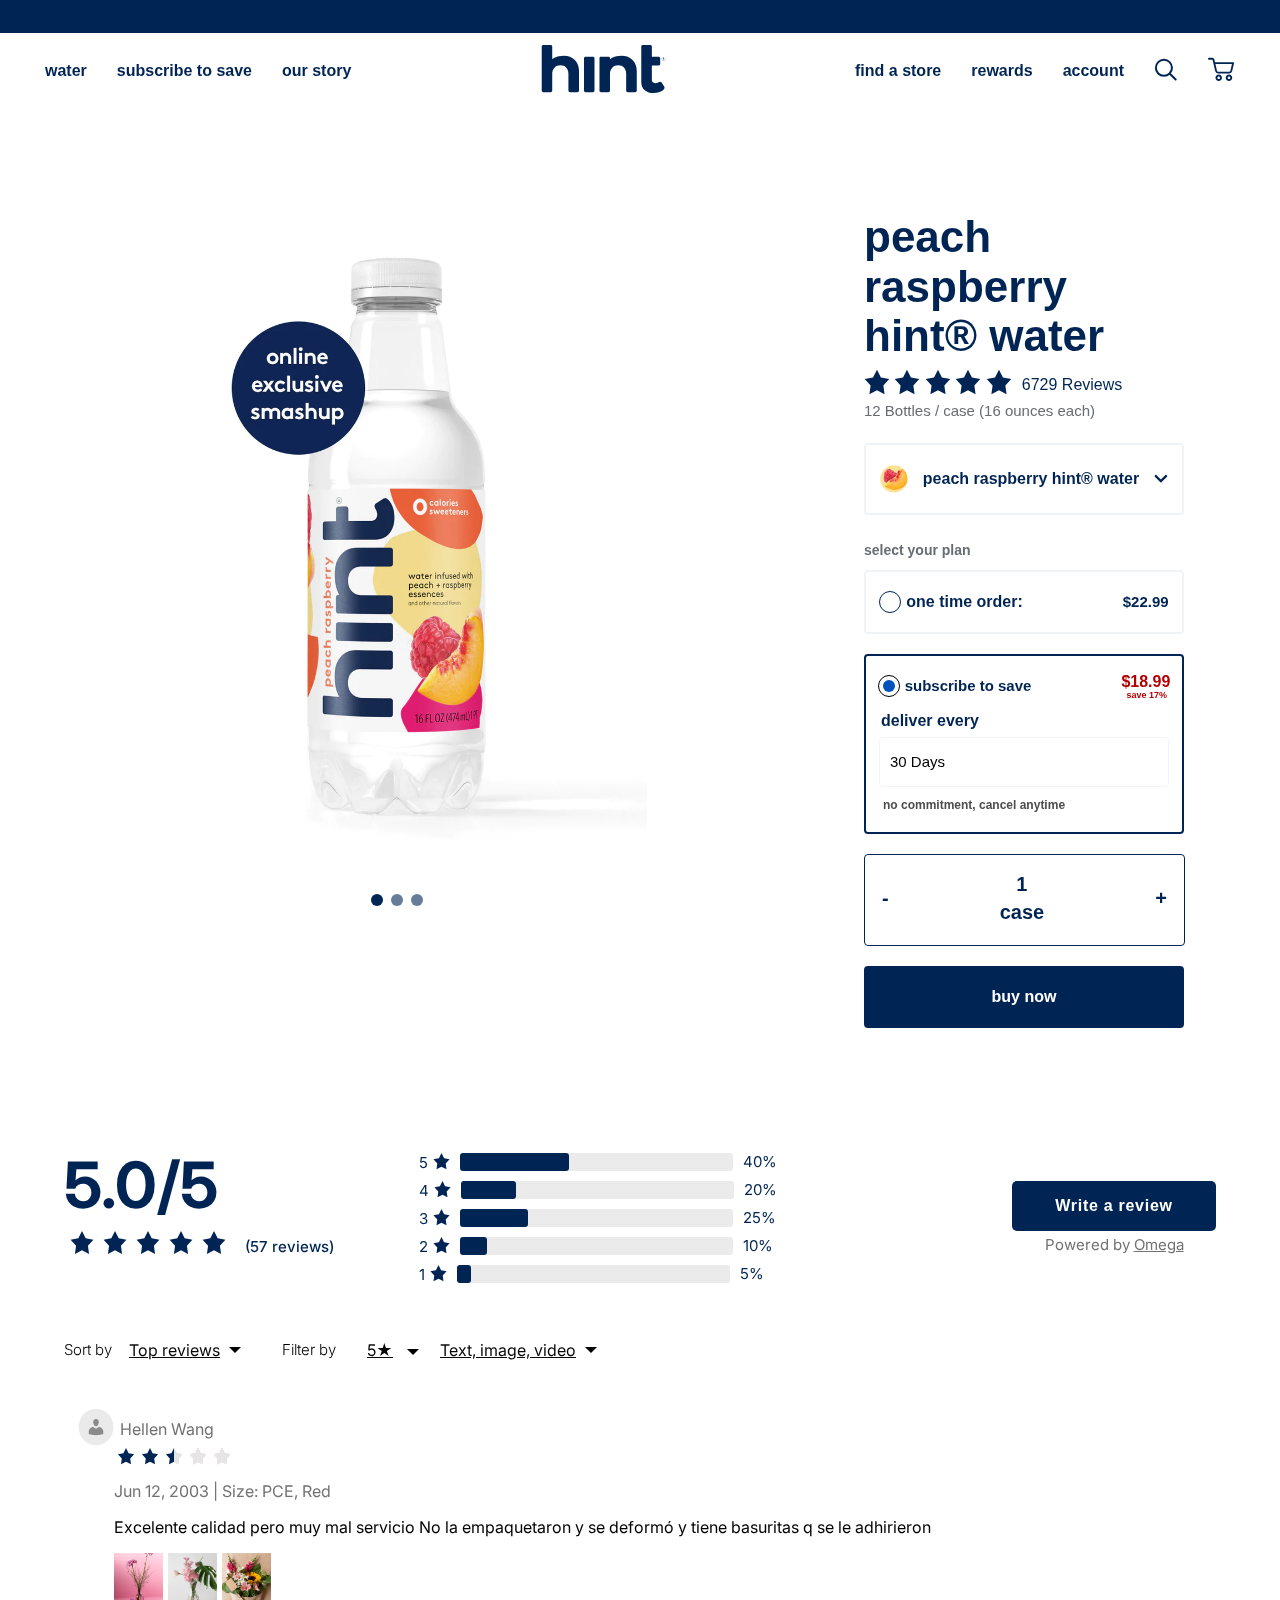
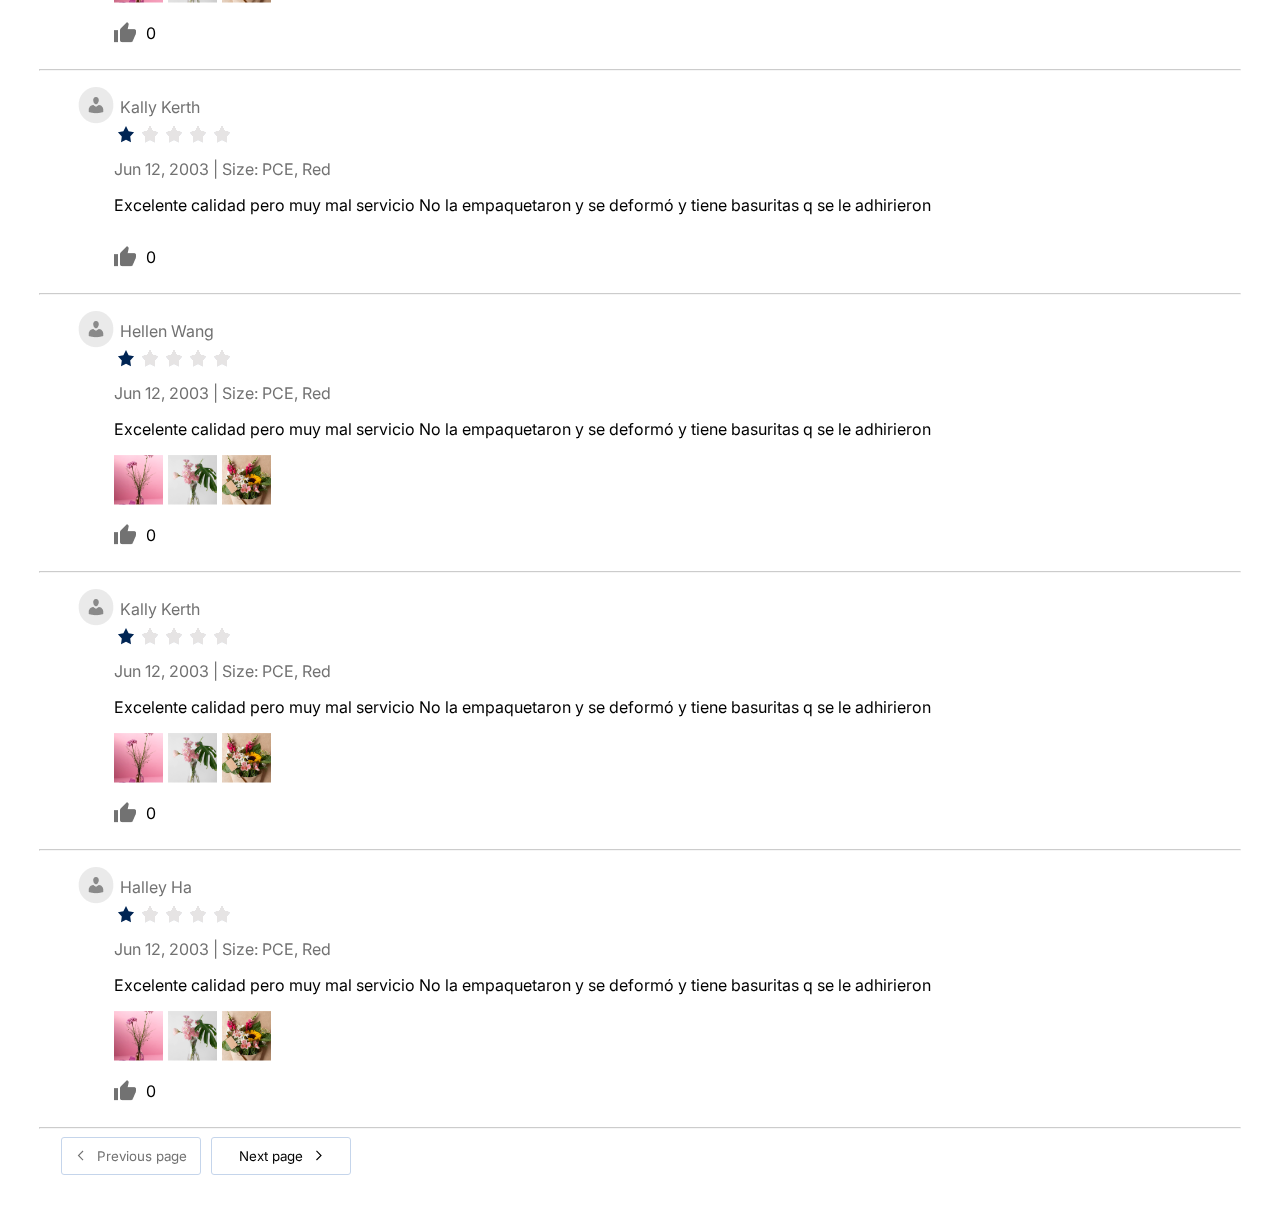
<file: screen_1/index.html>
<!DOCTYPE html>
<html lang="en">
  <head>
    <meta charset="UTF-8" />
    <meta name="viewport" content="width=device-width, initial-scale=1.0" />
    <title>Document</title>
    <link rel="stylesheet" href="index.css" />
    <link rel="preconnect" href="https://fonts.googleapis.com" />
    <link rel="preconnect" href="https://fonts.gstatic.com" crossorigin />
    <link
      href="https://fonts.googleapis.com/css2?family=Inter:wght@500;600;700&display=swap"
      rel="stylesheet"
    />
  </head>

  <body>
    <div class="landing-page">
      <div class="header">
        <div class="banner"></div>
        <div class="main-header">
          <nav class="nav-bar">
            <div id="menu-icon">☰</div>
            <div class="item-group">
              <div class="nav-item">water</div>
              <div class="nav-item">subscribe to save</div>
              <div class="nav-item">our story</div>
            </div>
            <div class="logo-store">
              <svg
                xmlns="http://www.w3.org/2000/svg"
                width="140"
                height="55"
                viewBox="0 0 140 55"
                fill="none"
              >
                <path
                  d="M35.4205 49.7415V32.8932C35.4205 30.3168 34.7162 28.252 33.3038 26.6951C31.8914 25.1381 29.9489 24.3596 27.469 24.3596C24.989 24.3596 22.9946 25.1492 21.4895 26.7284C19.9808 28.3076 19.2283 30.365 19.2283 32.8932V49.7415C19.2283 50.179 19.0689 50.5311 18.7538 50.798C18.435 51.0649 18.0606 51.1984 17.6231 51.1984H10.2573C9.81989 51.1984 9.4566 51.0538 9.16375 50.761C8.87089 50.4681 8.72632 50.1048 8.72632 49.6674V5.59105C8.72632 5.15363 8.87089 4.79034 9.16375 4.49749C9.4566 4.20463 9.81989 4.06006 10.2573 4.06006H17.6231C18.0606 4.06006 18.435 4.19351 18.7538 4.46042C19.0689 4.72732 19.2283 5.07949 19.2283 5.51691V18.1282C19.2283 18.1282 23.3468 14.6584 30.7534 14.6584C35.3723 14.6584 39.0682 16.119 41.841 19.0364C44.6139 21.9538 46.0003 25.6237 46.0003 30.0499V49.7415C46.0003 50.179 45.8409 50.5311 45.5258 50.798C45.2107 51.0649 44.8326 51.1984 44.3952 51.1984H37.0256C36.5882 51.1984 36.2101 51.0649 35.895 50.798C35.5762 50.5348 35.4205 50.1827 35.4205 49.7415Z"
                  fill="#002554"
                />
                <path
                  d="M93.1832 49.7413V32.893C93.1832 30.3166 92.4789 28.2518 91.0665 26.6949C89.6541 25.1379 87.7116 24.3594 85.2316 24.3594C82.7517 24.3594 80.7573 25.149 79.2522 26.7282C77.7435 28.3074 76.991 30.3648 76.991 32.893V49.7413C76.991 50.1788 76.8316 50.5309 76.5165 50.7978C76.1977 51.0647 75.8233 51.1982 75.3858 51.1982H68.02C67.5826 51.1982 67.2193 51.0536 66.9264 50.7608C66.6336 50.4679 66.489 50.1046 66.489 49.6672V17.1901C66.489 16.7527 66.6336 16.3894 66.9264 16.0965C67.2193 15.8037 67.5826 15.6591 68.02 15.6591H75.3858C75.8233 15.6591 76.1977 15.7925 76.5165 16.0595C76.8316 16.3264 76.991 16.6785 76.991 17.116V18.128C76.991 18.128 81.1095 14.6582 88.5161 14.6582C93.135 14.6582 96.8309 16.1188 99.6037 19.0362C102.377 21.9536 103.763 25.6235 103.763 30.0497V49.7413C103.763 50.1788 103.604 50.5309 103.288 50.7978C102.973 51.0647 102.595 51.1982 102.158 51.1982H94.792C94.3546 51.1982 93.9765 51.0647 93.6614 50.7978C93.3389 50.5346 93.1832 50.1825 93.1832 49.7413Z"
                  fill="#002554"
                />
                <path
                  d="M59.9646 51.2017H52.5988C52.1614 51.2017 51.7832 51.046 51.4681 50.7272C51.1531 50.4121 50.9937 50.034 50.9937 49.5966V17.2863C50.9937 16.8489 51.1493 16.4745 51.4681 16.1556C51.7832 15.8406 52.1614 15.6812 52.5988 15.6812H59.9646C60.402 15.6812 60.7653 15.8406 61.0582 16.1556C61.351 16.4707 61.4956 16.8489 61.4956 17.2863V49.5966C61.4956 50.034 61.351 50.4121 61.0582 50.7272C60.7653 51.046 60.402 51.2017 59.9646 51.2017Z"
                  fill="#002554"
                />
                <path
                  d="M108.271 40.6258V24.5077V15.6813V5.66129C108.271 5.17567 108.426 4.78643 108.745 4.49358C109.06 4.20073 109.438 4.05615 109.876 4.05615H117.316C117.705 4.05615 118.057 4.20073 118.372 4.49358C118.687 4.78643 118.847 5.17567 118.847 5.66129V15.6813H125.504C125.942 15.6813 126.331 15.8407 126.672 16.1558C127.013 16.4709 127.184 16.849 127.184 17.2865V22.9026C127.184 23.2918 127.013 23.6588 126.672 23.9962C126.331 24.3372 125.942 24.5077 125.504 24.5077H118.847V38.1458C118.847 39.7028 119.21 40.7704 119.94 41.3561C120.67 41.9381 121.497 42.2309 122.42 42.2309C123.391 42.2309 124.463 41.8899 125.63 41.2115C126.943 40.3848 127.94 40.4812 128.622 41.5044L131.176 45.5895C131.758 46.5125 131.688 47.3874 130.957 48.214C128.526 50.7422 125.026 52.0063 120.455 52.0063C117.052 52.0063 114.168 51.0573 111.811 49.163C109.449 47.265 108.271 44.4181 108.271 40.6258Z"
                  fill="#002554"
                />
                <path
                  d="M130.216 17.8942V18.7357H129.96V16.9526H130.583C130.746 16.9526 130.846 16.9897 130.928 17.0564C131.035 17.1417 131.102 17.2751 131.102 17.4234C131.102 17.5717 131.032 17.7015 130.928 17.7904C130.872 17.8349 130.809 17.8683 130.72 17.8831L131.358 18.732H131.05L130.416 17.8905H130.216V17.8942ZM130.572 17.6533C130.687 17.6533 130.746 17.6273 130.787 17.5865C130.828 17.5458 130.854 17.4864 130.854 17.4234C130.854 17.3604 130.828 17.3011 130.787 17.2603C130.746 17.2195 130.687 17.1936 130.572 17.1936H130.216V17.6533H130.572Z"
                  fill="#002554"
                />
                <path
                  d="M128.689 17.8423C128.689 16.7858 129.549 15.9258 130.605 15.9258C131.662 15.9258 132.522 16.7858 132.522 17.8423C132.522 18.8988 131.662 19.7588 130.605 19.7588C129.549 19.7588 128.689 18.8988 128.689 17.8423ZM132.329 17.8423C132.329 16.8933 131.558 16.1223 130.609 16.1223C129.66 16.1223 128.889 16.8933 128.889 17.8423C128.889 18.7913 129.66 19.5624 130.609 19.5624C131.554 19.5661 132.329 18.795 132.329 17.8423Z"
                  fill="#002554"
                />
              </svg>
            </div>
            <div class="item-group">
              <div class="nav-item">find a store</div>
              <div class="nav-item">rewards</div>
              <div class="nav-item">account</div>
              <div class="icon-search">
                <svg
                  xmlns="http://www.w3.org/2000/svg"
                  width="24"
                  height="24"
                  viewBox="0 0 24 24"
                  fill="none"
                >
                  <path
                    d="M9.91955 18.8274C14.3577 18.8274 17.9555 15.2295 17.9555 10.7914C17.9555 6.35321 14.3577 2.75537 9.91955 2.75537C5.48138 2.75537 1.88354 6.35321 1.88354 10.7914C1.88354 15.2295 5.48138 18.8274 9.91955 18.8274Z"
                    stroke="#002554"
                    stroke-width="2"
                  />
                  <path
                    d="M16.0667 16.9385L21.6775 22.5494"
                    stroke="#002554"
                    stroke-width="2"
                    stroke-linecap="round"
                  />
                </svg>
              </div>
              <div class="icon-cart">
                <svg
                  xmlns="http://www.w3.org/2000/svg"
                  width="27"
                  height="26"
                  viewBox="0 0 27 26"
                  fill="none"
                >
                  <path
                    d="M24.2054 21.7558C24.2054 19.9609 22.7503 18.5058 20.9554 18.5058C19.1604 18.5058 17.7054 19.9609 17.7054 21.7558C17.7054 23.5507 19.1604 25.0058 20.9554 25.0058C22.7503 25.0058 24.2054 23.5507 24.2054 21.7558ZM19.6814 21.7558C19.6814 21.0378 20.2634 20.4558 20.9814 20.4558C21.6993 20.4558 22.2814 21.0378 22.2814 21.7558C22.2814 22.4738 21.6993 23.0558 20.9814 23.0558C20.2634 23.0558 19.6814 22.4738 19.6814 21.7558ZM25.1334 6.13965H7.00055L6.38274 3.51726C6.14975 2.50496 5.27963 1.79114 4.27908 1.7915H0.989221C0.477407 1.7915 0.0625 2.22315 0.0625 2.75562C0.0625 3.28808 0.477407 3.71973 0.989221 3.71973H4.29453C4.44084 3.71566 4.56982 3.81898 4.60343 3.96718L7.0994 14.8649C7.46531 16.4556 8.83245 17.5775 10.4047 17.5772H20.9446C22.5146 17.5746 23.8784 16.4533 24.2437 14.8649L26.0354 7.33514C26.1038 7.04749 26.0412 6.74312 25.8657 6.50973C25.6902 6.27635 25.4213 6.13987 25.1365 6.13965H25.1334ZM22.4459 14.4117C22.2756 15.1286 21.6575 15.6324 20.9477 15.6329H10.4047C9.69013 15.6324 9.0692 15.122 8.90342 14.3989L7.44538 8.06787H23.9503L22.4459 14.4117ZM10.7411 25.0058C12.536 25.0058 13.9911 23.5507 13.9911 21.7558C13.9911 19.9609 12.536 18.5058 10.7411 18.5058C8.94615 18.5058 7.49107 19.9609 7.49107 21.7558C7.49107 23.5507 8.94615 25.0058 10.7411 25.0058ZM10.7411 20.4818C11.459 20.4818 12.0411 21.0638 12.0411 21.7818C12.0411 22.4998 11.459 23.0818 10.7411 23.0818C10.0231 23.0818 9.44107 22.4998 9.44107 21.7818C9.44107 21.0638 10.0231 20.4818 10.7411 20.4818Z"
                    fill="#002554"
                  />
                </svg>
              </div>
            </div>
          </nav>
        </div>
      </div>
      <div class="content-store">
        <div class="product">
          <div class="slide-product">
            <div class="image-product"></div>
            <div class="btn-group">
              <button class="btn-slide active"></button>
              <button class="btn-slide"></button>
              <button class="btn-slide"></button>
            </div>
          </div>
        </div>
        <div class="buy-now">
          <div class="title-product">peach raspberry hint® water</div>
          <div class="review-rating-product">
            <div class="rating-product">
              <svg
                xmlns="http://www.w3.org/2000/svg"
                width="26"
                height="26"
                viewBox="0 0 26 26"
                fill="none"
              >
                <path
                  d="M12.9755 0.754883L16.9224 8.57558L25.2566 10.0832L19.3617 16.4242L20.5656 25.1766L12.9755 21.2749L5.38545 25.1766L6.58941 16.4242L0.69451 10.0832L9.02869 8.57558L12.9755 0.754883Z"
                  fill="#002554"
                />
              </svg>
              <svg
                xmlns="http://www.w3.org/2000/svg"
                width="26"
                height="26"
                viewBox="0 0 26 26"
                fill="none"
              >
                <path
                  d="M12.9755 0.754883L16.9224 8.57558L25.2566 10.0832L19.3617 16.4242L20.5656 25.1766L12.9755 21.2749L5.38545 25.1766L6.58941 16.4242L0.69451 10.0832L9.02869 8.57558L12.9755 0.754883Z"
                  fill="#002554"
                />
              </svg>
              <svg
                xmlns="http://www.w3.org/2000/svg"
                width="26"
                height="26"
                viewBox="0 0 26 26"
                fill="none"
              >
                <path
                  d="M12.9755 0.754883L16.9224 8.57558L25.2566 10.0832L19.3617 16.4242L20.5656 25.1766L12.9755 21.2749L5.38545 25.1766L6.58941 16.4242L0.69451 10.0832L9.02869 8.57558L12.9755 0.754883Z"
                  fill="#002554"
                />
              </svg>
              <svg
                xmlns="http://www.w3.org/2000/svg"
                width="26"
                height="26"
                viewBox="0 0 26 26"
                fill="none"
              >
                <path
                  d="M12.9755 0.754883L16.9224 8.57558L25.2566 10.0832L19.3617 16.4242L20.5656 25.1766L12.9755 21.2749L5.38545 25.1766L6.58941 16.4242L0.69451 10.0832L9.02869 8.57558L12.9755 0.754883Z"
                  fill="#002554"
                />
              </svg>
              <svg
                xmlns="http://www.w3.org/2000/svg"
                width="26"
                height="26"
                viewBox="0 0 26 26"
                fill="none"
              >
                <path
                  d="M12.9755 0.754883L16.9224 8.57558L25.2566 10.0832L19.3617 16.4242L20.5656 25.1766L12.9755 21.2749L5.38545 25.1766L6.58941 16.4242L0.69451 10.0832L9.02869 8.57558L12.9755 0.754883Z"
                  fill="#002554"
                />
              </svg>
            </div>
            <div class="reviews-product">6729 Reviews</div>
          </div>
          <div class="description-product">
            12 Bottles / case (16 ounces each)
          </div>
          <div class="select-product">
            <div class="logo-select"></div>
            <div class="title-select">peach raspberry hint® water</div>
            <svg
              xmlns="http://www.w3.org/2000/svg"
              width="14"
              height="16"
              viewBox="0 0 14 16"
              fill="none"
            >
              <path
                d="M6.40617 11.2765L0.768854 5.63915C0.496971 5.36727 0.496971 4.92647 0.768854 4.65462L1.42636 3.99712C1.69777 3.7257 2.13767 3.72518 2.40972 3.99596L6.89845 8.46365L11.3871 3.99596C11.6592 3.72518 12.0991 3.7257 12.3705 3.99712L13.028 4.65462C13.2999 4.9265 13.2999 5.36729 13.028 5.63915L7.39072 11.2765C7.11884 11.5483 6.67805 11.5483 6.40617 11.2765Z"
                fill="#002554"
              />
            </svg>
          </div>
          <div class="select-plan">
            <div class="title-select-plan">select your plan</div>
            <div class="option-1">
              <div class="wrapper-title-option-1">
                <label class="label-circle"></label>
                <div class="title-option-1">one time order:</div>
              </div>
              <div class="price-option-1">$22.99</div>
            </div>
            <div class="option-2">
              <div class="header-option-2">
                <div class="wrapper-title-option-2">
                  <label class="label-circle-2">
                    <span></span>
                  </label>
                  <div class="title-option-2">subscribe to save</div>
                </div>
                <div class="wrapper-price-option-2">
                  <div class="price-main">$18.99</div>
                  <div class="price-save">save 17%</div>
                </div>
              </div>
              <div class="deliver-every">Deliver every</div>
              <div class="content-option-2">30 Days</div>
              <div class="footer-option-2">no commitment, cancel anytime</div>
            </div>
            <div class="quantily">
              <div class="btn-decrement">-</div>
              <div class="nummer-quantily">
                <div>1</div>
                <div>case</div>
              </div>
              <div class="btn-increment">+</div>
            </div>
            <div class="btn-buy-now">buy now</div>
          </div>
        </div>
      </div>
      <div class="review-store">
        <div class="header-review">
          <div class="review-statistics">
            <div class="star-reviews">
              <div class="number-star-review">5.0/5</div>
              <div class="wrapper-rate-review">
                <div class="stars">
                  <svg
                    xmlns="http://www.w3.org/2000/svg"
                    width="17"
                    height="17"
                    viewBox="0 0 17 17"
                    fill="none"
                  >
                    <path
                      d="M8.5 0L11.098 5.2138L16.584 6.21885L12.7037 10.4462L13.4962 16.2812L8.5 13.68L3.50383 16.2812L4.29633 10.4462L0.416019 6.21885L5.90199 5.2138L8.5 0Z"
                      fill="#002554"
                    />
                  </svg>
                  <svg
                    xmlns="http://www.w3.org/2000/svg"
                    width="17"
                    height="17"
                    viewBox="0 0 17 17"
                    fill="none"
                  >
                    <path
                      d="M8.5 0L11.098 5.2138L16.584 6.21885L12.7037 10.4462L13.4962 16.2812L8.5 13.68L3.50383 16.2812L4.29633 10.4462L0.416019 6.21885L5.90199 5.2138L8.5 0Z"
                      fill="#002554"
                    />
                  </svg>
                  <svg
                    xmlns="http://www.w3.org/2000/svg"
                    width="17"
                    height="17"
                    viewBox="0 0 17 17"
                    fill="none"
                  >
                    <path
                      d="M8.5 0L11.098 5.2138L16.584 6.21885L12.7037 10.4462L13.4962 16.2812L8.5 13.68L3.50383 16.2812L4.29633 10.4462L0.416019 6.21885L5.90199 5.2138L8.5 0Z"
                      fill="#002554"
                    />
                  </svg>
                  <svg
                    xmlns="http://www.w3.org/2000/svg"
                    width="17"
                    height="17"
                    viewBox="0 0 17 17"
                    fill="none"
                  >
                    <path
                      d="M8.5 0L11.098 5.2138L16.584 6.21885L12.7037 10.4462L13.4962 16.2812L8.5 13.68L3.50383 16.2812L4.29633 10.4462L0.416019 6.21885L5.90199 5.2138L8.5 0Z"
                      fill="#002554"
                    />
                  </svg>
                  <svg
                    xmlns="http://www.w3.org/2000/svg"
                    width="17"
                    height="17"
                    viewBox="0 0 17 17"
                    fill="none"
                  >
                    <path
                      d="M8.5 0L11.098 5.2138L16.584 6.21885L12.7037 10.4462L13.4962 16.2812L8.5 13.68L3.50383 16.2812L4.29633 10.4462L0.416019 6.21885L5.90199 5.2138L8.5 0Z"
                      fill="#002554"
                    />
                  </svg>

                  <div class="cover" style="width: 0%"></div>
                </div>
                <span class="total-review"> (57 reviews)</span>
              </div>
            </div>
            <div class="rate-review">
              <div class="rate-review-item">
                <div class="number-star">
                  <span>5</span>
                  <svg
                    xmlns="http://www.w3.org/2000/svg"
                    width="17"
                    height="17"
                    viewBox="0 0 17 17"
                    fill="none"
                  >
                    <path
                      d="M8.5 0L11.098 5.2138L16.584 6.21885L12.7037 10.4462L13.4962 16.2812L8.5 13.68L3.50383 16.2812L4.29633 10.4462L0.416019 6.21885L5.90199 5.2138L8.5 0Z"
                      fill="#002554"
                    />
                  </svg>
                </div>
                <div class="rating-bar" style="--rating: 40%">
                  <div class="rating-fill"></div>
                </div>
                <div>40%</div>
              </div>
              <div class="rate-review-item">
                <div class="number-star">
                  <span>4</span>
                  <svg
                    xmlns="http://www.w3.org/2000/svg"
                    width="17"
                    height="17"
                    viewBox="0 0 17 17"
                    fill="none"
                  >
                    <path
                      d="M8.5 0L11.098 5.2138L16.584 6.21885L12.7037 10.4462L13.4962 16.2812L8.5 13.68L3.50383 16.2812L4.29633 10.4462L0.416019 6.21885L5.90199 5.2138L8.5 0Z"
                      fill="#002554"
                    />
                  </svg>
                </div>
                <div class="rating-bar" style="--rating: 20%">
                  <div class="rating-fill"></div>
                </div>
                <div>20%</div>
              </div>
              <div class="rate-review-item">
                <div class="number-star">
                  <span>3</span>
                  <svg
                    xmlns="http://www.w3.org/2000/svg"
                    width="17"
                    height="17"
                    viewBox="0 0 17 17"
                    fill="none"
                  >
                    <path
                      d="M8.5 0L11.098 5.2138L16.584 6.21885L12.7037 10.4462L13.4962 16.2812L8.5 13.68L3.50383 16.2812L4.29633 10.4462L0.416019 6.21885L5.90199 5.2138L8.5 0Z"
                      fill="#002554"
                    />
                  </svg>
                </div>
                <div class="rating-bar" style="--rating: 25%">
                  <div class="rating-fill"></div>
                </div>
                <div>25%</div>
              </div>
              <div class="rate-review-item">
                <div class="number-star">
                  <span>2</span>
                  <svg
                    xmlns="http://www.w3.org/2000/svg"
                    width="17"
                    height="17"
                    viewBox="0 0 17 17"
                    fill="none"
                  >
                    <path
                      d="M8.5 0L11.098 5.2138L16.584 6.21885L12.7037 10.4462L13.4962 16.2812L8.5 13.68L3.50383 16.2812L4.29633 10.4462L0.416019 6.21885L5.90199 5.2138L8.5 0Z"
                      fill="#002554"
                    />
                  </svg>
                </div>
                <div class="rating-bar" style="--rating: 10%">
                  <div class="rating-fill"></div>
                </div>
                <div>10%</div>
              </div>
              <div class="rate-review-item">
                <div class="number-star">
                  <span>1</span>
                  <svg
                    xmlns="http://www.w3.org/2000/svg"
                    width="17"
                    height="17"
                    viewBox="0 0 17 17"
                    fill="none"
                  >
                    <path
                      d="M8.5 0L11.098 5.2138L16.584 6.21885L12.7037 10.4462L13.4962 16.2812L8.5 13.68L3.50383 16.2812L4.29633 10.4462L0.416019 6.21885L5.90199 5.2138L8.5 0Z"
                      fill="#002554"
                    />
                  </svg>
                </div>
                <div class="rating-bar" style="--rating: 5%">
                  <div class="rating-fill"></div>
                </div>
                <div>5%</div>
              </div>
            </div>
          </div>
          <div class="write-review">
            <div
              class="btn-write-review"
              onclick="showModalReview()"
              data-modal-target="modal1"
            >
              Write a review
            </div>
            <div class="powered">
              Powered by <span class="link-omega">Omega</span>
            </div>
          </div>
        </div>
        <div class="sort-review">
          <div class="sort-by">
            <label class="lable-sort" for="sort-by">Sort by</label>
            <div class="custom-select">
              <select class="select-sort-by" name="sort-by" id="sort-by">
                <option value="top-reviews">Top reviews</option>
                <option value="newest-reviews">Newest reviews</option>
              </select>
            </div>
          </div>
          <div class="filter-by">
            <label class="lable-filter" for="filter-by">Filter by</label>
            <div class="custom-select-star">
              <select name="filter-by-star" id="sort-by">
                <option value="5">5★</option>
                <option value="4">4★</option>
                <option value="3">3★</option>
                <option value="2">2★</option>
                <option value="1">1★</option>
              </select>
            </div>
            <div class="custom-select">
              <select name="filter-by-text-image-video" id="sort-by">
                <option value="text-image-video">Text, image, video</option>
                <option value="image-video">Image, video</option>
              </select>
            </div>
          </div>
        </div>
      </div>
      <div class="modal" id="modal1">
        <div class="modal-content">
          <span class="modal-close">&times;</span>
          <h1 style="margin-bottom: 0">Write a review</h1>
          <div class="rating">
            <div>
              <span class="pick_star" data-value="1">&#9733;</span>
              <p>5</p>
            </div>
            <div>
              <span class="pick_star" data-value="2">&#9733;</span>
              <p>4</p>
            </div>
            <div>
              <span class="pick_star" data-value="3">&#9733;</span>
              <p>3</p>
            </div>
            <div>
              <span class="pick_star" data-value="4">&#9733;</span>
              <p>2</p>
            </div>
            <div>
              <span class="pick_star" data-value="5">&#9733;</span>
              <p>1</p>
            </div>
          </div>
          <div class="review_infor">
            <div>
              <div class="input-block">
                <input
                  type="text"
                  name="input-text"
                  id="input_name"
                  required
                  spellcheck="false"
                />
                <span class="placeholder"> Your name </span>
              </div>
            </div>
            <div>
              <div class="input-block">
                <input
                  type="email"
                  name="input-text"
                  id="input_email"
                  required
                  spellcheck="false"
                />
                <span class="placeholder"> Your email </span>
              </div>
            </div>
          </div>
          <div class="review_write_content input-block">
            <textarea id="input_desc" rows="5" cols="74"></textarea>
            <span class="placeholder_textarea"> Review Content </span>
          </div>
          <div class="upload_image">
            <svg
              width="16"
              height="16"
              viewBox="0 0 16 16"
              fill="none"
              xmlns="http://www.w3.org/2000/svg"
            >
              <path
                d="M7 12V3.85L4.4 6.45L3 5L8 0L13 5L11.6 6.45L9 3.85V12H7ZM2 16C1.45 16 0.979002 15.804 0.587002 15.412C0.195002 15.02 -0.000664969 14.5493 1.69779e-06 14V11H2V14H14V11H16V14C16 14.55 15.804 15.021 15.412 15.413C15.02 15.805 14.5493 16.0007 14 16H2Z"
                fill="#949494"
              />
            </svg>
            <p>Upload photo reviews</p>
            <input id="input_file" type="file" multiple="multiple" hidden />
          </div>
          <div
            id="preview_container"
            style="display: flex"
            class="input-block"
          ></div>
          <div class="modal__footer">
            <button
              id="submit"
              onclick="handleSubmitReview()"
              class="submit_content"
              disabled
              data-modal-target="modal2"
            >
              Submit
            </button>
            <p class="inline_err" id="inline_err">! Missing fields</p>
          </div>
        </div>
      </div>
      <div class="modal modal_thankyou" id="modal2">
        <div class="modal-content">
          <span class="modal-close">&times;</span>
          <h1 style="margin: 0">Thank you</h1>
          <p style="color: #818181">Your review was submitted!</p>
        </div>
      </div>
      <div class="list-review">
        <div class="list-review-user">
          <img src="./img/user.png" alt="user" />
          <div class="user">
            <p class="user-name">Hellen Wang</p>
            <div class="stars-2">
              <svg
                xmlns="http://www.w3.org/2000/svg"
                width="17"
                height="17"
                viewBox="0 0 17 17"
                fill="none"
              >
                <path
                  d="M8.5 0L11.098 5.2138L16.584 6.21885L12.7037 10.4462L13.4962 16.2812L8.5 13.68L3.50383 16.2812L4.29633 10.4462L0.416019 6.21885L5.90199 5.2138L8.5 0Z"
                  fill="#002554"
                />
              </svg>
              <svg
                xmlns="http://www.w3.org/2000/svg"
                width="17"
                height="17"
                viewBox="0 0 17 17"
                fill="none"
              >
                <path
                  d="M8.5 0L11.098 5.2138L16.584 6.21885L12.7037 10.4462L13.4962 16.2812L8.5 13.68L3.50383 16.2812L4.29633 10.4462L0.416019 6.21885L5.90199 5.2138L8.5 0Z"
                  fill="#002554"
                />
              </svg>
              <svg
                xmlns="http://www.w3.org/2000/svg"
                width="17"
                height="17"
                viewBox="0 0 17 17"
                fill="none"
              >
                <path
                  d="M8.5 0L11.098 5.2138L16.584 6.21885L12.7037 10.4462L13.4962 16.2812L8.5 13.68L3.50383 16.2812L4.29633 10.4462L0.416019 6.21885L5.90199 5.2138L8.5 0Z"
                  fill="#002554"
                />
              </svg>
              <svg
                xmlns="http://www.w3.org/2000/svg"
                width="17"
                height="17"
                viewBox="0 0 17 17"
                fill="none"
              >
                <path
                  d="M8.5 0L11.098 5.2138L16.584 6.21885L12.7037 10.4462L13.4962 16.2812L8.5 13.68L3.50383 16.2812L4.29633 10.4462L0.416019 6.21885L5.90199 5.2138L8.5 0Z"
                  fill="#002554"
                />
              </svg>
              <svg
                xmlns="http://www.w3.org/2000/svg"
                width="17"
                height="17"
                viewBox="0 0 17 17"
                fill="none"
              >
                <path
                  d="M8.5 0L11.098 5.2138L16.584 6.21885L12.7037 10.4462L13.4962 16.2812L8.5 13.68L3.50383 16.2812L4.29633 10.4462L0.416019 6.21885L5.90199 5.2138L8.5 0Z"
                  fill="#002554"
                />
              </svg>

              <div class="cover2" style="width: 50%"></div>
            </div>
            <p class="user-time">Jun 12, 2003 | Size: PCE, Red</p>
            <p class="user-comment">
              Excelente calidad pero muy mal servicio No la empaquetaron y se
              deformó y tiene basuritas q se le adhirieron
            </p>
            <div class="user-img">
              <img src="./img/img-flower-1.png" alt="img-flower" />
              <img src="./img/img-flower-2.png" alt="img-flower" />
              <img src="./img/img-flower-3.png" alt="img-flower" />
            </div>
            <div class="user-vote">
              <img src="./img/icon_like.png" alt="icon_like" />
              <p class="user-vote_number">0</p>
            </div>
          </div>
        </div>
        <hr class="hr" />
        <div class="list-review-user">
          <img src="./img/user.png" alt="user" />
          <div class="user">
            <p class="user-name">Kally Kerth</p>

            <div class="stars-2">
              <svg
                xmlns="http://www.w3.org/2000/svg"
                width="17"
                height="17"
                viewBox="0 0 17 17"
                fill="none"
              >
                <path
                  d="M8.5 0L11.098 5.2138L16.584 6.21885L12.7037 10.4462L13.4962 16.2812L8.5 13.68L3.50383 16.2812L4.29633 10.4462L0.416019 6.21885L5.90199 5.2138L8.5 0Z"
                  fill="#002554"
                />
              </svg>
              <svg
                xmlns="http://www.w3.org/2000/svg"
                width="17"
                height="17"
                viewBox="0 0 17 17"
                fill="none"
              >
                <path
                  d="M8.5 0L11.098 5.2138L16.584 6.21885L12.7037 10.4462L13.4962 16.2812L8.5 13.68L3.50383 16.2812L4.29633 10.4462L0.416019 6.21885L5.90199 5.2138L8.5 0Z"
                  fill="#002554"
                />
              </svg>
              <svg
                xmlns="http://www.w3.org/2000/svg"
                width="17"
                height="17"
                viewBox="0 0 17 17"
                fill="none"
              >
                <path
                  d="M8.5 0L11.098 5.2138L16.584 6.21885L12.7037 10.4462L13.4962 16.2812L8.5 13.68L3.50383 16.2812L4.29633 10.4462L0.416019 6.21885L5.90199 5.2138L8.5 0Z"
                  fill="#002554"
                />
              </svg>
              <svg
                xmlns="http://www.w3.org/2000/svg"
                width="17"
                height="17"
                viewBox="0 0 17 17"
                fill="none"
              >
                <path
                  d="M8.5 0L11.098 5.2138L16.584 6.21885L12.7037 10.4462L13.4962 16.2812L8.5 13.68L3.50383 16.2812L4.29633 10.4462L0.416019 6.21885L5.90199 5.2138L8.5 0Z"
                  fill="#002554"
                />
              </svg>
              <svg
                xmlns="http://www.w3.org/2000/svg"
                width="17"
                height="17"
                viewBox="0 0 17 17"
                fill="none"
              >
                <path
                  d="M8.5 0L11.098 5.2138L16.584 6.21885L12.7037 10.4462L13.4962 16.2812L8.5 13.68L3.50383 16.2812L4.29633 10.4462L0.416019 6.21885L5.90199 5.2138L8.5 0Z"
                  fill="#002554"
                />
              </svg>

              <div class="cover2" style="width: 80%"></div>
            </div>
            <p class="user-time">Jun 12, 2003 | Size: PCE, Red</p>
            <p class="user-comment">
              Excelente calidad pero muy mal servicio No la empaquetaron y se
              deformó y tiene basuritas q se le adhirieron
            </p>
            <div class="user-vote">
              <img src="./img/icon_like.png" alt="icon_like" />
              <p class="user-vote_number">0</p>
            </div>
          </div>
        </div>
        <hr class="hr" />
        <div class="list-review-user">
          <img src="./img/user.png" alt="user" />
          <div class="user">
            <p class="user-name">Hellen Wang</p>

            <div class="stars-2">
              <svg
                xmlns="http://www.w3.org/2000/svg"
                width="17"
                height="17"
                viewBox="0 0 17 17"
                fill="none"
              >
                <path
                  d="M8.5 0L11.098 5.2138L16.584 6.21885L12.7037 10.4462L13.4962 16.2812L8.5 13.68L3.50383 16.2812L4.29633 10.4462L0.416019 6.21885L5.90199 5.2138L8.5 0Z"
                  fill="#002554"
                />
              </svg>
              <svg
                xmlns="http://www.w3.org/2000/svg"
                width="17"
                height="17"
                viewBox="0 0 17 17"
                fill="none"
              >
                <path
                  d="M8.5 0L11.098 5.2138L16.584 6.21885L12.7037 10.4462L13.4962 16.2812L8.5 13.68L3.50383 16.2812L4.29633 10.4462L0.416019 6.21885L5.90199 5.2138L8.5 0Z"
                  fill="#002554"
                />
              </svg>
              <svg
                xmlns="http://www.w3.org/2000/svg"
                width="17"
                height="17"
                viewBox="0 0 17 17"
                fill="none"
              >
                <path
                  d="M8.5 0L11.098 5.2138L16.584 6.21885L12.7037 10.4462L13.4962 16.2812L8.5 13.68L3.50383 16.2812L4.29633 10.4462L0.416019 6.21885L5.90199 5.2138L8.5 0Z"
                  fill="#002554"
                />
              </svg>
              <svg
                xmlns="http://www.w3.org/2000/svg"
                width="17"
                height="17"
                viewBox="0 0 17 17"
                fill="none"
              >
                <path
                  d="M8.5 0L11.098 5.2138L16.584 6.21885L12.7037 10.4462L13.4962 16.2812L8.5 13.68L3.50383 16.2812L4.29633 10.4462L0.416019 6.21885L5.90199 5.2138L8.5 0Z"
                  fill="#002554"
                />
              </svg>
              <svg
                xmlns="http://www.w3.org/2000/svg"
                width="17"
                height="17"
                viewBox="0 0 17 17"
                fill="none"
              >
                <path
                  d="M8.5 0L11.098 5.2138L16.584 6.21885L12.7037 10.4462L13.4962 16.2812L8.5 13.68L3.50383 16.2812L4.29633 10.4462L0.416019 6.21885L5.90199 5.2138L8.5 0Z"
                  fill="#002554"
                />
              </svg>

              <div class="cover2" style="width: 80%"></div>
            </div>
            <p class="user-time">Jun 12, 2003 | Size: PCE, Red</p>
            <p class="user-comment">
              Excelente calidad pero muy mal servicio No la empaquetaron y se
              deformó y tiene basuritas q se le adhirieron
            </p>
            <div class="user-img">
              <img src="./img/img-flower-1.png" alt="img-flower" />
              <img src="./img/img-flower-2.png" alt="img-flower" />
              <img src="./img/img-flower-3.png" alt="img-flower" />
            </div>
            <div class="user-vote">
              <img src="./img/icon_like.png" alt="icon_like" />
              <p class="user-vote_number">0</p>
            </div>
          </div>
        </div>
        <hr class="hr" />
        <div class="list-review-user">
          <img src="./img/user.png" alt="user" />
          <div class="user">
            <p class="user-name">Kally Kerth</p>

            <div class="stars-2">
              <svg
                xmlns="http://www.w3.org/2000/svg"
                width="17"
                height="17"
                viewBox="0 0 17 17"
                fill="none"
              >
                <path
                  d="M8.5 0L11.098 5.2138L16.584 6.21885L12.7037 10.4462L13.4962 16.2812L8.5 13.68L3.50383 16.2812L4.29633 10.4462L0.416019 6.21885L5.90199 5.2138L8.5 0Z"
                  fill="#002554"
                />
              </svg>
              <svg
                xmlns="http://www.w3.org/2000/svg"
                width="17"
                height="17"
                viewBox="0 0 17 17"
                fill="none"
              >
                <path
                  d="M8.5 0L11.098 5.2138L16.584 6.21885L12.7037 10.4462L13.4962 16.2812L8.5 13.68L3.50383 16.2812L4.29633 10.4462L0.416019 6.21885L5.90199 5.2138L8.5 0Z"
                  fill="#002554"
                />
              </svg>
              <svg
                xmlns="http://www.w3.org/2000/svg"
                width="17"
                height="17"
                viewBox="0 0 17 17"
                fill="none"
              >
                <path
                  d="M8.5 0L11.098 5.2138L16.584 6.21885L12.7037 10.4462L13.4962 16.2812L8.5 13.68L3.50383 16.2812L4.29633 10.4462L0.416019 6.21885L5.90199 5.2138L8.5 0Z"
                  fill="#002554"
                />
              </svg>
              <svg
                xmlns="http://www.w3.org/2000/svg"
                width="17"
                height="17"
                viewBox="0 0 17 17"
                fill="none"
              >
                <path
                  d="M8.5 0L11.098 5.2138L16.584 6.21885L12.7037 10.4462L13.4962 16.2812L8.5 13.68L3.50383 16.2812L4.29633 10.4462L0.416019 6.21885L5.90199 5.2138L8.5 0Z"
                  fill="#002554"
                />
              </svg>
              <svg
                xmlns="http://www.w3.org/2000/svg"
                width="17"
                height="17"
                viewBox="0 0 17 17"
                fill="none"
              >
                <path
                  d="M8.5 0L11.098 5.2138L16.584 6.21885L12.7037 10.4462L13.4962 16.2812L8.5 13.68L3.50383 16.2812L4.29633 10.4462L0.416019 6.21885L5.90199 5.2138L8.5 0Z"
                  fill="#002554"
                />
              </svg>

              <div class="cover2" style="width: 80%"></div>
            </div>
            <p class="user-time">Jun 12, 2003 | Size: PCE, Red</p>
            <p class="user-comment">
              Excelente calidad pero muy mal servicio No la empaquetaron y se
              deformó y tiene basuritas q se le adhirieron
            </p>
            <div class="user-img">
              <img src="./img/img-flower-1.png" alt="img-flower" />
              <img src="./img/img-flower-2.png" alt="img-flower" />
              <img src="./img/img-flower-3.png" alt="img-flower" />
            </div>
            <div class="user-vote">
              <img src="./img/icon_like.png" alt="icon_like" />
              <p class="user-vote_number">0</p>
            </div>
          </div>
        </div>
        <hr class="hr" />
        <div class="list-review-user">
          <img src="./img/user.png" alt="user" />
          <div class="user">
            <p class="user-name">Halley Ha</p>

            <div class="stars-2">
              <svg
                xmlns="http://www.w3.org/2000/svg"
                width="17"
                height="17"
                viewBox="0 0 17 17"
                fill="none"
              >
                <path
                  d="M8.5 0L11.098 5.2138L16.584 6.21885L12.7037 10.4462L13.4962 16.2812L8.5 13.68L3.50383 16.2812L4.29633 10.4462L0.416019 6.21885L5.90199 5.2138L8.5 0Z"
                  fill="#002554"
                />
              </svg>
              <svg
                xmlns="http://www.w3.org/2000/svg"
                width="17"
                height="17"
                viewBox="0 0 17 17"
                fill="none"
              >
                <path
                  d="M8.5 0L11.098 5.2138L16.584 6.21885L12.7037 10.4462L13.4962 16.2812L8.5 13.68L3.50383 16.2812L4.29633 10.4462L0.416019 6.21885L5.90199 5.2138L8.5 0Z"
                  fill="#002554"
                />
              </svg>
              <svg
                xmlns="http://www.w3.org/2000/svg"
                width="17"
                height="17"
                viewBox="0 0 17 17"
                fill="none"
              >
                <path
                  d="M8.5 0L11.098 5.2138L16.584 6.21885L12.7037 10.4462L13.4962 16.2812L8.5 13.68L3.50383 16.2812L4.29633 10.4462L0.416019 6.21885L5.90199 5.2138L8.5 0Z"
                  fill="#002554"
                />
              </svg>
              <svg
                xmlns="http://www.w3.org/2000/svg"
                width="17"
                height="17"
                viewBox="0 0 17 17"
                fill="none"
              >
                <path
                  d="M8.5 0L11.098 5.2138L16.584 6.21885L12.7037 10.4462L13.4962 16.2812L8.5 13.68L3.50383 16.2812L4.29633 10.4462L0.416019 6.21885L5.90199 5.2138L8.5 0Z"
                  fill="#002554"
                />
              </svg>
              <svg
                xmlns="http://www.w3.org/2000/svg"
                width="17"
                height="17"
                viewBox="0 0 17 17"
                fill="none"
              >
                <path
                  d="M8.5 0L11.098 5.2138L16.584 6.21885L12.7037 10.4462L13.4962 16.2812L8.5 13.68L3.50383 16.2812L4.29633 10.4462L0.416019 6.21885L5.90199 5.2138L8.5 0Z"
                  fill="#002554"
                />
              </svg>

              <div class="cover2" style="width: 80%"></div>
            </div>
            <p class="user-time">Jun 12, 2003 | Size: PCE, Red</p>
            <p class="user-comment">
              Excelente calidad pero muy mal servicio No la empaquetaron y se
              deformó y tiene basuritas q se le adhirieron
            </p>
            <div class="user-img">
              <img src="./img/img-flower-1.png" alt="img-flower" />
              <img src="./img/img-flower-2.png" alt="img-flower" />
              <img src="./img/img-flower-3.png" alt="img-flower" />
            </div>
            <div class="user-vote">
              <img src="./img/icon_like.png" alt="icon_like" />
              <p class="user-vote_number">0</p>
            </div>
          </div>
        </div>
        <hr class="hr" />
      </div>
      <div class="list-review">
        <div class="list-review-user">
          <img src="./img/user.png" alt="user" />
          <div class="user">
            <p class="user-name">Hellen Wang 2</p>

            <div class="stars-2">
              <svg
                xmlns="http://www.w3.org/2000/svg"
                width="17"
                height="17"
                viewBox="0 0 17 17"
                fill="none"
              >
                <path
                  d="M8.5 0L11.098 5.2138L16.584 6.21885L12.7037 10.4462L13.4962 16.2812L8.5 13.68L3.50383 16.2812L4.29633 10.4462L0.416019 6.21885L5.90199 5.2138L8.5 0Z"
                  fill="#002554"
                />
              </svg>
              <svg
                xmlns="http://www.w3.org/2000/svg"
                width="17"
                height="17"
                viewBox="0 0 17 17"
                fill="none"
              >
                <path
                  d="M8.5 0L11.098 5.2138L16.584 6.21885L12.7037 10.4462L13.4962 16.2812L8.5 13.68L3.50383 16.2812L4.29633 10.4462L0.416019 6.21885L5.90199 5.2138L8.5 0Z"
                  fill="#002554"
                />
              </svg>
              <svg
                xmlns="http://www.w3.org/2000/svg"
                width="17"
                height="17"
                viewBox="0 0 17 17"
                fill="none"
              >
                <path
                  d="M8.5 0L11.098 5.2138L16.584 6.21885L12.7037 10.4462L13.4962 16.2812L8.5 13.68L3.50383 16.2812L4.29633 10.4462L0.416019 6.21885L5.90199 5.2138L8.5 0Z"
                  fill="#002554"
                />
              </svg>
              <svg
                xmlns="http://www.w3.org/2000/svg"
                width="17"
                height="17"
                viewBox="0 0 17 17"
                fill="none"
              >
                <path
                  d="M8.5 0L11.098 5.2138L16.584 6.21885L12.7037 10.4462L13.4962 16.2812L8.5 13.68L3.50383 16.2812L4.29633 10.4462L0.416019 6.21885L5.90199 5.2138L8.5 0Z"
                  fill="#002554"
                />
              </svg>
              <svg
                xmlns="http://www.w3.org/2000/svg"
                width="17"
                height="17"
                viewBox="0 0 17 17"
                fill="none"
              >
                <path
                  d="M8.5 0L11.098 5.2138L16.584 6.21885L12.7037 10.4462L13.4962 16.2812L8.5 13.68L3.50383 16.2812L4.29633 10.4462L0.416019 6.21885L5.90199 5.2138L8.5 0Z"
                  fill="#002554"
                />
              </svg>

              <div class="cover" style="width: 80%"></div>
            </div>

            <p class="user-time">Jun 12, 2003 | Size: PCE, Red</p>
            <p class="user-comment">
              Excelente calidad pero muy mal servicio No la empaquetaron y se
              deformó y tiene basuritas q se le adhirieron
            </p>
            <div class="user-img">
              <img src="./img/img-flower-1.png" alt="img-flower" />
              <img src="./img/img-flower-2.png" alt="img-flower" />
              <img src="./img/img-flower-3.png" alt="img-flower" />
            </div>
            <div class="user-vote">
              <img src="./img/icon_like.png" alt="icon_like" />
              <p class="user-vote_number">0</p>
            </div>
          </div>
        </div>
        <hr class="hr" />
        <div class="list-review-user">
          <img src="./img/user.png" alt="user" />
          <div class="user">
            <p class="user-name">Kally Kerth</p>

            <div class="stars-2">
              <svg
                xmlns="http://www.w3.org/2000/svg"
                width="17"
                height="17"
                viewBox="0 0 17 17"
                fill="none"
              >
                <path
                  d="M8.5 0L11.098 5.2138L16.584 6.21885L12.7037 10.4462L13.4962 16.2812L8.5 13.68L3.50383 16.2812L4.29633 10.4462L0.416019 6.21885L5.90199 5.2138L8.5 0Z"
                  fill="#002554"
                />
              </svg>
              <svg
                xmlns="http://www.w3.org/2000/svg"
                width="17"
                height="17"
                viewBox="0 0 17 17"
                fill="none"
              >
                <path
                  d="M8.5 0L11.098 5.2138L16.584 6.21885L12.7037 10.4462L13.4962 16.2812L8.5 13.68L3.50383 16.2812L4.29633 10.4462L0.416019 6.21885L5.90199 5.2138L8.5 0Z"
                  fill="#002554"
                />
              </svg>
              <svg
                xmlns="http://www.w3.org/2000/svg"
                width="17"
                height="17"
                viewBox="0 0 17 17"
                fill="none"
              >
                <path
                  d="M8.5 0L11.098 5.2138L16.584 6.21885L12.7037 10.4462L13.4962 16.2812L8.5 13.68L3.50383 16.2812L4.29633 10.4462L0.416019 6.21885L5.90199 5.2138L8.5 0Z"
                  fill="#002554"
                />
              </svg>
              <svg
                xmlns="http://www.w3.org/2000/svg"
                width="17"
                height="17"
                viewBox="0 0 17 17"
                fill="none"
              >
                <path
                  d="M8.5 0L11.098 5.2138L16.584 6.21885L12.7037 10.4462L13.4962 16.2812L8.5 13.68L3.50383 16.2812L4.29633 10.4462L0.416019 6.21885L5.90199 5.2138L8.5 0Z"
                  fill="#002554"
                />
              </svg>
              <svg
                xmlns="http://www.w3.org/2000/svg"
                width="17"
                height="17"
                viewBox="0 0 17 17"
                fill="none"
              >
                <path
                  d="M8.5 0L11.098 5.2138L16.584 6.21885L12.7037 10.4462L13.4962 16.2812L8.5 13.68L3.50383 16.2812L4.29633 10.4462L0.416019 6.21885L5.90199 5.2138L8.5 0Z"
                  fill="#002554"
                />
              </svg>

              <div class="cover" style="width: 80%"></div>
            </div>
            <p class="user-time">Jun 12, 2003 | Size: PCE, Red</p>
            <p class="user-comment">
              Excelente calidad pero muy mal servicio No la empaquetaron y se
              deformó y tiene basuritas q se le adhirieron
            </p>
            <div class="user-vote">
              <img src="./img/icon_like.png" alt="icon_like" />
              <p class="user-vote_number">0</p>
            </div>
          </div>
        </div>
        <hr class="hr" />
        <div class="list-review-user">
          <img src="./img/user.png" alt="user" />
          <div class="user">
            <p class="user-name">Hellen Wang</p>

            <div class="stars-2">
              <svg
                xmlns="http://www.w3.org/2000/svg"
                width="17"
                height="17"
                viewBox="0 0 17 17"
                fill="none"
              >
                <path
                  d="M8.5 0L11.098 5.2138L16.584 6.21885L12.7037 10.4462L13.4962 16.2812L8.5 13.68L3.50383 16.2812L4.29633 10.4462L0.416019 6.21885L5.90199 5.2138L8.5 0Z"
                  fill="#002554"
                />
              </svg>
              <svg
                xmlns="http://www.w3.org/2000/svg"
                width="17"
                height="17"
                viewBox="0 0 17 17"
                fill="none"
              >
                <path
                  d="M8.5 0L11.098 5.2138L16.584 6.21885L12.7037 10.4462L13.4962 16.2812L8.5 13.68L3.50383 16.2812L4.29633 10.4462L0.416019 6.21885L5.90199 5.2138L8.5 0Z"
                  fill="#002554"
                />
              </svg>
              <svg
                xmlns="http://www.w3.org/2000/svg"
                width="17"
                height="17"
                viewBox="0 0 17 17"
                fill="none"
              >
                <path
                  d="M8.5 0L11.098 5.2138L16.584 6.21885L12.7037 10.4462L13.4962 16.2812L8.5 13.68L3.50383 16.2812L4.29633 10.4462L0.416019 6.21885L5.90199 5.2138L8.5 0Z"
                  fill="#002554"
                />
              </svg>
              <svg
                xmlns="http://www.w3.org/2000/svg"
                width="17"
                height="17"
                viewBox="0 0 17 17"
                fill="none"
              >
                <path
                  d="M8.5 0L11.098 5.2138L16.584 6.21885L12.7037 10.4462L13.4962 16.2812L8.5 13.68L3.50383 16.2812L4.29633 10.4462L0.416019 6.21885L5.90199 5.2138L8.5 0Z"
                  fill="#002554"
                />
              </svg>
              <svg
                xmlns="http://www.w3.org/2000/svg"
                width="17"
                height="17"
                viewBox="0 0 17 17"
                fill="none"
              >
                <path
                  d="M8.5 0L11.098 5.2138L16.584 6.21885L12.7037 10.4462L13.4962 16.2812L8.5 13.68L3.50383 16.2812L4.29633 10.4462L0.416019 6.21885L5.90199 5.2138L8.5 0Z"
                  fill="#002554"
                />
              </svg>

              <div class="cover" style="width: 80%"></div>
            </div>
            <p class="user-time">Jun 12, 2003 | Size: PCE, Red</p>
            <p class="user-comment">
              Excelente calidad pero muy mal servicio No la empaquetaron y se
              deformó y tiene basuritas q se le adhirieron
            </p>
            <div class="user-img">
              <img src="./img/img-flower-1.png" alt="img-flower" />
              <img src="./img/img-flower-2.png" alt="img-flower" />
              <img src="./img/img-flower-3.png" alt="img-flower" />
            </div>
            <div class="user-vote">
              <img src="./img/icon_like.png" alt="icon_like" />
              <p class="user-vote_number">0</p>
            </div>
          </div>
        </div>
        <hr class="hr" />
        <div class="list-review-user">
          <img src="./img/user.png" alt="user" />
          <div class="user">
            <p class="user-name">Kally Kerth</p>

            <div class="stars-2">
              <svg
                xmlns="http://www.w3.org/2000/svg"
                width="17"
                height="17"
                viewBox="0 0 17 17"
                fill="none"
              >
                <path
                  d="M8.5 0L11.098 5.2138L16.584 6.21885L12.7037 10.4462L13.4962 16.2812L8.5 13.68L3.50383 16.2812L4.29633 10.4462L0.416019 6.21885L5.90199 5.2138L8.5 0Z"
                  fill="#002554"
                />
              </svg>
              <svg
                xmlns="http://www.w3.org/2000/svg"
                width="17"
                height="17"
                viewBox="0 0 17 17"
                fill="none"
              >
                <path
                  d="M8.5 0L11.098 5.2138L16.584 6.21885L12.7037 10.4462L13.4962 16.2812L8.5 13.68L3.50383 16.2812L4.29633 10.4462L0.416019 6.21885L5.90199 5.2138L8.5 0Z"
                  fill="#002554"
                />
              </svg>
              <svg
                xmlns="http://www.w3.org/2000/svg"
                width="17"
                height="17"
                viewBox="0 0 17 17"
                fill="none"
              >
                <path
                  d="M8.5 0L11.098 5.2138L16.584 6.21885L12.7037 10.4462L13.4962 16.2812L8.5 13.68L3.50383 16.2812L4.29633 10.4462L0.416019 6.21885L5.90199 5.2138L8.5 0Z"
                  fill="#002554"
                />
              </svg>
              <svg
                xmlns="http://www.w3.org/2000/svg"
                width="17"
                height="17"
                viewBox="0 0 17 17"
                fill="none"
              >
                <path
                  d="M8.5 0L11.098 5.2138L16.584 6.21885L12.7037 10.4462L13.4962 16.2812L8.5 13.68L3.50383 16.2812L4.29633 10.4462L0.416019 6.21885L5.90199 5.2138L8.5 0Z"
                  fill="#002554"
                />
              </svg>
              <svg
                xmlns="http://www.w3.org/2000/svg"
                width="17"
                height="17"
                viewBox="0 0 17 17"
                fill="none"
              >
                <path
                  d="M8.5 0L11.098 5.2138L16.584 6.21885L12.7037 10.4462L13.4962 16.2812L8.5 13.68L3.50383 16.2812L4.29633 10.4462L0.416019 6.21885L5.90199 5.2138L8.5 0Z"
                  fill="#002554"
                />
              </svg>

              <div class="cover" style="width: 80%"></div>
            </div>
            <p class="user-time">Jun 12, 2003 | Size: PCE, Red</p>
            <p class="user-comment">
              Excelente calidad pero muy mal servicio No la empaquetaron y se
              deformó y tiene basuritas q se le adhirieron
            </p>
            <div class="user-img">
              <img src="./img/img-flower-1.png" alt="img-flower" />
              <img src="./img/img-flower-2.png" alt="img-flower" />
              <img src="./img/img-flower-3.png" alt="img-flower" />
            </div>
            <div class="user-vote">
              <img src="./img/icon_like.png" alt="icon_like" />
              <p class="user-vote_number">0</p>
            </div>
          </div>
        </div>
        <hr class="hr" />
        <div class="list-review-user">
          <img src="./img/user.png" alt="user" />
          <div class="user">
            <p class="user-name">Halley Ha 2</p>

            <div class="stars-2">
              <svg
                xmlns="http://www.w3.org/2000/svg"
                width="17"
                height="17"
                viewBox="0 0 17 17"
                fill="none"
              >
                <path
                  d="M8.5 0L11.098 5.2138L16.584 6.21885L12.7037 10.4462L13.4962 16.2812L8.5 13.68L3.50383 16.2812L4.29633 10.4462L0.416019 6.21885L5.90199 5.2138L8.5 0Z"
                  fill="#002554"
                />
              </svg>
              <svg
                xmlns="http://www.w3.org/2000/svg"
                width="17"
                height="17"
                viewBox="0 0 17 17"
                fill="none"
              >
                <path
                  d="M8.5 0L11.098 5.2138L16.584 6.21885L12.7037 10.4462L13.4962 16.2812L8.5 13.68L3.50383 16.2812L4.29633 10.4462L0.416019 6.21885L5.90199 5.2138L8.5 0Z"
                  fill="#002554"
                />
              </svg>
              <svg
                xmlns="http://www.w3.org/2000/svg"
                width="17"
                height="17"
                viewBox="0 0 17 17"
                fill="none"
              >
                <path
                  d="M8.5 0L11.098 5.2138L16.584 6.21885L12.7037 10.4462L13.4962 16.2812L8.5 13.68L3.50383 16.2812L4.29633 10.4462L0.416019 6.21885L5.90199 5.2138L8.5 0Z"
                  fill="#002554"
                />
              </svg>
              <svg
                xmlns="http://www.w3.org/2000/svg"
                width="17"
                height="17"
                viewBox="0 0 17 17"
                fill="none"
              >
                <path
                  d="M8.5 0L11.098 5.2138L16.584 6.21885L12.7037 10.4462L13.4962 16.2812L8.5 13.68L3.50383 16.2812L4.29633 10.4462L0.416019 6.21885L5.90199 5.2138L8.5 0Z"
                  fill="#002554"
                />
              </svg>
              <svg
                xmlns="http://www.w3.org/2000/svg"
                width="17"
                height="17"
                viewBox="0 0 17 17"
                fill="none"
              >
                <path
                  d="M8.5 0L11.098 5.2138L16.584 6.21885L12.7037 10.4462L13.4962 16.2812L8.5 13.68L3.50383 16.2812L4.29633 10.4462L0.416019 6.21885L5.90199 5.2138L8.5 0Z"
                  fill="#002554"
                />
              </svg>

              <div class="cover" style="width: 80%"></div>
            </div>
            <p class="user-time">Jun 12, 2003 | Size: PCE, Red</p>
            <p class="user-comment">
              Excelente calidad pero muy mal servicio No la empaquetaron y se
              deformó y tiene basuritas q se le adhirieron
            </p>
            <div class="user-img">
              <img src="./img/img-flower-1.png" alt="img-flower" />
              <img src="./img/img-flower-2.png" alt="img-flower" />
              <img src="./img/img-flower-3.png" alt="img-flower" />
            </div>
            <div class="user-vote">
              <img src="./img/icon_like.png" alt="icon_like" />
              <p class="user-vote_number">0</p>
            </div>
          </div>
        </div>
        <hr class="hr" />
      </div>
      <div class="list-review">
        <div class="list-review-user">
          <img src="./img/user.png" alt="user" />
          <div class="user">
            <p class="user-name">Kally Kerth 3</p>

            <div class="stars-2">
              <svg
                xmlns="http://www.w3.org/2000/svg"
                width="17"
                height="17"
                viewBox="0 0 17 17"
                fill="none"
              >
                <path
                  d="M8.5 0L11.098 5.2138L16.584 6.21885L12.7037 10.4462L13.4962 16.2812L8.5 13.68L3.50383 16.2812L4.29633 10.4462L0.416019 6.21885L5.90199 5.2138L8.5 0Z"
                  fill="#002554"
                />
              </svg>
              <svg
                xmlns="http://www.w3.org/2000/svg"
                width="17"
                height="17"
                viewBox="0 0 17 17"
                fill="none"
              >
                <path
                  d="M8.5 0L11.098 5.2138L16.584 6.21885L12.7037 10.4462L13.4962 16.2812L8.5 13.68L3.50383 16.2812L4.29633 10.4462L0.416019 6.21885L5.90199 5.2138L8.5 0Z"
                  fill="#002554"
                />
              </svg>
              <svg
                xmlns="http://www.w3.org/2000/svg"
                width="17"
                height="17"
                viewBox="0 0 17 17"
                fill="none"
              >
                <path
                  d="M8.5 0L11.098 5.2138L16.584 6.21885L12.7037 10.4462L13.4962 16.2812L8.5 13.68L3.50383 16.2812L4.29633 10.4462L0.416019 6.21885L5.90199 5.2138L8.5 0Z"
                  fill="#002554"
                />
              </svg>
              <svg
                xmlns="http://www.w3.org/2000/svg"
                width="17"
                height="17"
                viewBox="0 0 17 17"
                fill="none"
              >
                <path
                  d="M8.5 0L11.098 5.2138L16.584 6.21885L12.7037 10.4462L13.4962 16.2812L8.5 13.68L3.50383 16.2812L4.29633 10.4462L0.416019 6.21885L5.90199 5.2138L8.5 0Z"
                  fill="#002554"
                />
              </svg>
              <svg
                xmlns="http://www.w3.org/2000/svg"
                width="17"
                height="17"
                viewBox="0 0 17 17"
                fill="none"
              >
                <path
                  d="M8.5 0L11.098 5.2138L16.584 6.21885L12.7037 10.4462L13.4962 16.2812L8.5 13.68L3.50383 16.2812L4.29633 10.4462L0.416019 6.21885L5.90199 5.2138L8.5 0Z"
                  fill="#002554"
                />
              </svg>

              <div class="cover" style="width: 80%"></div>
            </div>
            <p class="user-time">Jun 12, 2003 | Size: PCE, Red</p>
            <p class="user-comment">
              Excelente calidad pero muy mal servicio No la empaquetaron y se
              deformó y tiene basuritas q se le adhirieron
            </p>
            <div class="user-vote">
              <img src="./img/icon_like.png" alt="icon_like" />
              <p class="user-vote_number">0</p>
            </div>
          </div>
        </div>
        <hr class="hr" />
        <div class="list-review-user">
          <img src="./img/user.png" alt="user" />
          <div class="user">
            <p class="user-name">Hellen Wang</p>

            <div class="stars-2">
              <svg
                xmlns="http://www.w3.org/2000/svg"
                width="17"
                height="17"
                viewBox="0 0 17 17"
                fill="none"
              >
                <path
                  d="M8.5 0L11.098 5.2138L16.584 6.21885L12.7037 10.4462L13.4962 16.2812L8.5 13.68L3.50383 16.2812L4.29633 10.4462L0.416019 6.21885L5.90199 5.2138L8.5 0Z"
                  fill="#002554"
                />
              </svg>
              <svg
                xmlns="http://www.w3.org/2000/svg"
                width="17"
                height="17"
                viewBox="0 0 17 17"
                fill="none"
              >
                <path
                  d="M8.5 0L11.098 5.2138L16.584 6.21885L12.7037 10.4462L13.4962 16.2812L8.5 13.68L3.50383 16.2812L4.29633 10.4462L0.416019 6.21885L5.90199 5.2138L8.5 0Z"
                  fill="#002554"
                />
              </svg>
              <svg
                xmlns="http://www.w3.org/2000/svg"
                width="17"
                height="17"
                viewBox="0 0 17 17"
                fill="none"
              >
                <path
                  d="M8.5 0L11.098 5.2138L16.584 6.21885L12.7037 10.4462L13.4962 16.2812L8.5 13.68L3.50383 16.2812L4.29633 10.4462L0.416019 6.21885L5.90199 5.2138L8.5 0Z"
                  fill="#002554"
                />
              </svg>
              <svg
                xmlns="http://www.w3.org/2000/svg"
                width="17"
                height="17"
                viewBox="0 0 17 17"
                fill="none"
              >
                <path
                  d="M8.5 0L11.098 5.2138L16.584 6.21885L12.7037 10.4462L13.4962 16.2812L8.5 13.68L3.50383 16.2812L4.29633 10.4462L0.416019 6.21885L5.90199 5.2138L8.5 0Z"
                  fill="#002554"
                />
              </svg>
              <svg
                xmlns="http://www.w3.org/2000/svg"
                width="17"
                height="17"
                viewBox="0 0 17 17"
                fill="none"
              >
                <path
                  d="M8.5 0L11.098 5.2138L16.584 6.21885L12.7037 10.4462L13.4962 16.2812L8.5 13.68L3.50383 16.2812L4.29633 10.4462L0.416019 6.21885L5.90199 5.2138L8.5 0Z"
                  fill="#002554"
                />
              </svg>

              <div class="cover" style="width: 10%"></div>
            </div>
            <p class="user-time">Jun 12, 2003 | Size: PCE, Red</p>
            <p class="user-comment">
              Excelente calidad pero muy mal servicio No la empaquetaron y se
              deformó y tiene basuritas q se le adhirieron
            </p>
            <div class="user-img">
              <img src="./img/img-flower-1.png" alt="img-flower" />
              <img src="./img/img-flower-2.png" alt="img-flower" />
              <img src="./img/img-flower-3.png" alt="img-flower" />
            </div>
            <div class="user-vote">
              <img src="./img/icon_like.png" alt="icon_like" />
              <p class="user-vote_number">0</p>
            </div>
          </div>
        </div>
        <hr class="hr" />
        <div class="list-review-user">
          <img src="./img/user.png" alt="user" />
          <div class="user">
            <p class="user-name">Kally Kerth</p>

            <div class="stars-2">
              <svg
                xmlns="http://www.w3.org/2000/svg"
                width="17"
                height="17"
                viewBox="0 0 17 17"
                fill="none"
              >
                <path
                  d="M8.5 0L11.098 5.2138L16.584 6.21885L12.7037 10.4462L13.4962 16.2812L8.5 13.68L3.50383 16.2812L4.29633 10.4462L0.416019 6.21885L5.90199 5.2138L8.5 0Z"
                  fill="#002554"
                />
              </svg>
              <svg
                xmlns="http://www.w3.org/2000/svg"
                width="17"
                height="17"
                viewBox="0 0 17 17"
                fill="none"
              >
                <path
                  d="M8.5 0L11.098 5.2138L16.584 6.21885L12.7037 10.4462L13.4962 16.2812L8.5 13.68L3.50383 16.2812L4.29633 10.4462L0.416019 6.21885L5.90199 5.2138L8.5 0Z"
                  fill="#002554"
                />
              </svg>
              <svg
                xmlns="http://www.w3.org/2000/svg"
                width="17"
                height="17"
                viewBox="0 0 17 17"
                fill="none"
              >
                <path
                  d="M8.5 0L11.098 5.2138L16.584 6.21885L12.7037 10.4462L13.4962 16.2812L8.5 13.68L3.50383 16.2812L4.29633 10.4462L0.416019 6.21885L5.90199 5.2138L8.5 0Z"
                  fill="#002554"
                />
              </svg>
              <svg
                xmlns="http://www.w3.org/2000/svg"
                width="17"
                height="17"
                viewBox="0 0 17 17"
                fill="none"
              >
                <path
                  d="M8.5 0L11.098 5.2138L16.584 6.21885L12.7037 10.4462L13.4962 16.2812L8.5 13.68L3.50383 16.2812L4.29633 10.4462L0.416019 6.21885L5.90199 5.2138L8.5 0Z"
                  fill="#002554"
                />
              </svg>
              <svg
                xmlns="http://www.w3.org/2000/svg"
                width="17"
                height="17"
                viewBox="0 0 17 17"
                fill="none"
              >
                <path
                  d="M8.5 0L11.098 5.2138L16.584 6.21885L12.7037 10.4462L13.4962 16.2812L8.5 13.68L3.50383 16.2812L4.29633 10.4462L0.416019 6.21885L5.90199 5.2138L8.5 0Z"
                  fill="#002554"
                />
              </svg>

              <div class="cover" style="width: 80%"></div>
            </div>
            <p class="user-time">Jun 12, 2003 | Size: PCE, Red</p>
            <p class="user-comment">
              Excelente calidad pero muy mal servicio No la empaquetaron y se
              deformó y tiene basuritas q se le adhirieron
            </p>
            <div class="user-img">
              <img src="./img/img-flower-1.png" alt="img-flower" />
              <img src="./img/img-flower-2.png" alt="img-flower" />
              <img src="./img/img-flower-3.png" alt="img-flower" />
            </div>
            <div class="user-vote">
              <img src="./img/icon_like.png" alt="icon_like" />
              <p class="user-vote_number">0</p>
            </div>
          </div>
        </div>
        <hr class="hr" />
        <div class="list-review-user">
          <img src="./img/user.png" alt="user" />
          <div class="user">
            <p class="user-name">Halley Ha 3</p>

            <div class="stars-2">
              <svg
                xmlns="http://www.w3.org/2000/svg"
                width="17"
                height="17"
                viewBox="0 0 17 17"
                fill="none"
              >
                <path
                  d="M8.5 0L11.098 5.2138L16.584 6.21885L12.7037 10.4462L13.4962 16.2812L8.5 13.68L3.50383 16.2812L4.29633 10.4462L0.416019 6.21885L5.90199 5.2138L8.5 0Z"
                  fill="#002554"
                />
              </svg>
              <svg
                xmlns="http://www.w3.org/2000/svg"
                width="17"
                height="17"
                viewBox="0 0 17 17"
                fill="none"
              >
                <path
                  d="M8.5 0L11.098 5.2138L16.584 6.21885L12.7037 10.4462L13.4962 16.2812L8.5 13.68L3.50383 16.2812L4.29633 10.4462L0.416019 6.21885L5.90199 5.2138L8.5 0Z"
                  fill="#002554"
                />
              </svg>
              <svg
                xmlns="http://www.w3.org/2000/svg"
                width="17"
                height="17"
                viewBox="0 0 17 17"
                fill="none"
              >
                <path
                  d="M8.5 0L11.098 5.2138L16.584 6.21885L12.7037 10.4462L13.4962 16.2812L8.5 13.68L3.50383 16.2812L4.29633 10.4462L0.416019 6.21885L5.90199 5.2138L8.5 0Z"
                  fill="#002554"
                />
              </svg>
              <svg
                xmlns="http://www.w3.org/2000/svg"
                width="17"
                height="17"
                viewBox="0 0 17 17"
                fill="none"
              >
                <path
                  d="M8.5 0L11.098 5.2138L16.584 6.21885L12.7037 10.4462L13.4962 16.2812L8.5 13.68L3.50383 16.2812L4.29633 10.4462L0.416019 6.21885L5.90199 5.2138L8.5 0Z"
                  fill="#002554"
                />
              </svg>
              <svg
                xmlns="http://www.w3.org/2000/svg"
                width="17"
                height="17"
                viewBox="0 0 17 17"
                fill="none"
              >
                <path
                  d="M8.5 0L11.098 5.2138L16.584 6.21885L12.7037 10.4462L13.4962 16.2812L8.5 13.68L3.50383 16.2812L4.29633 10.4462L0.416019 6.21885L5.90199 5.2138L8.5 0Z"
                  fill="#002554"
                />
              </svg>

              <div class="cover" style="width: 80%"></div>
            </div>
            <p class="user-time">Jun 12, 2003 | Size: PCE, Red</p>
            <p class="user-comment">
              Excelente calidad pero muy mal servicio No la empaquetaron y se
              deformó y tiene basuritas q se le adhirieron
            </p>
            <div class="user-img">
              <img src="./img/img-flower-1.png" alt="img-flower" />
              <img src="./img/img-flower-2.png" alt="img-flower" />
              <img src="./img/img-flower-3.png" alt="img-flower" />
            </div>
            <div class="user-vote">
              <img src="./img/icon_like.png" alt="icon_like" />
              <p class="user-vote_number">0</p>
            </div>
          </div>
        </div>
        <hr class="hr" />
      </div>
      <div class="pagination">
        <button class="previous" onclick="side_slide(-1)">
          <svg
            xmlns="http://www.w3.org/2000/svg"
            width="12"
            height="11"
            viewBox="0 0 12 11"
            fill="none"
          >
            <path
              d="M2.69995 5.50005L7.64995 10.45L8.41995 9.62505L4.34995 5.50005L8.41995 1.37505L7.64995 0.550049L2.69995 5.50005Z"
              fill="#727272"
            />
          </svg>
          Previous page
        </button>

        <button class="next" onclick="side_slide(1)">
          Next page
          <svg
            xmlns="http://www.w3.org/2000/svg"
            width="11"
            height="11"
            viewBox="0 0 11 11"
            fill="none"
          >
            <g clip-path="url(#clip0_1_1494)">
              <path
                d="M8.80005 5.49995L3.85005 0.549951L3.08005 1.37495L7.15005 5.49995L3.08005 9.62495L3.85005 10.45L8.80005 5.49995Z"
                fill="black"
              />
            </g>
            <defs>
              <clipPath id="clip0_1_1494">
                <rect
                  width="11"
                  height="11"
                  fill="white"
                  transform="translate(11 11) rotate(-180)"
                />
              </clipPath>
            </defs>
          </svg>
        </button>
      </div>
    </div>
    <script src="index.js"></script>
  </body>
</html>
</file>
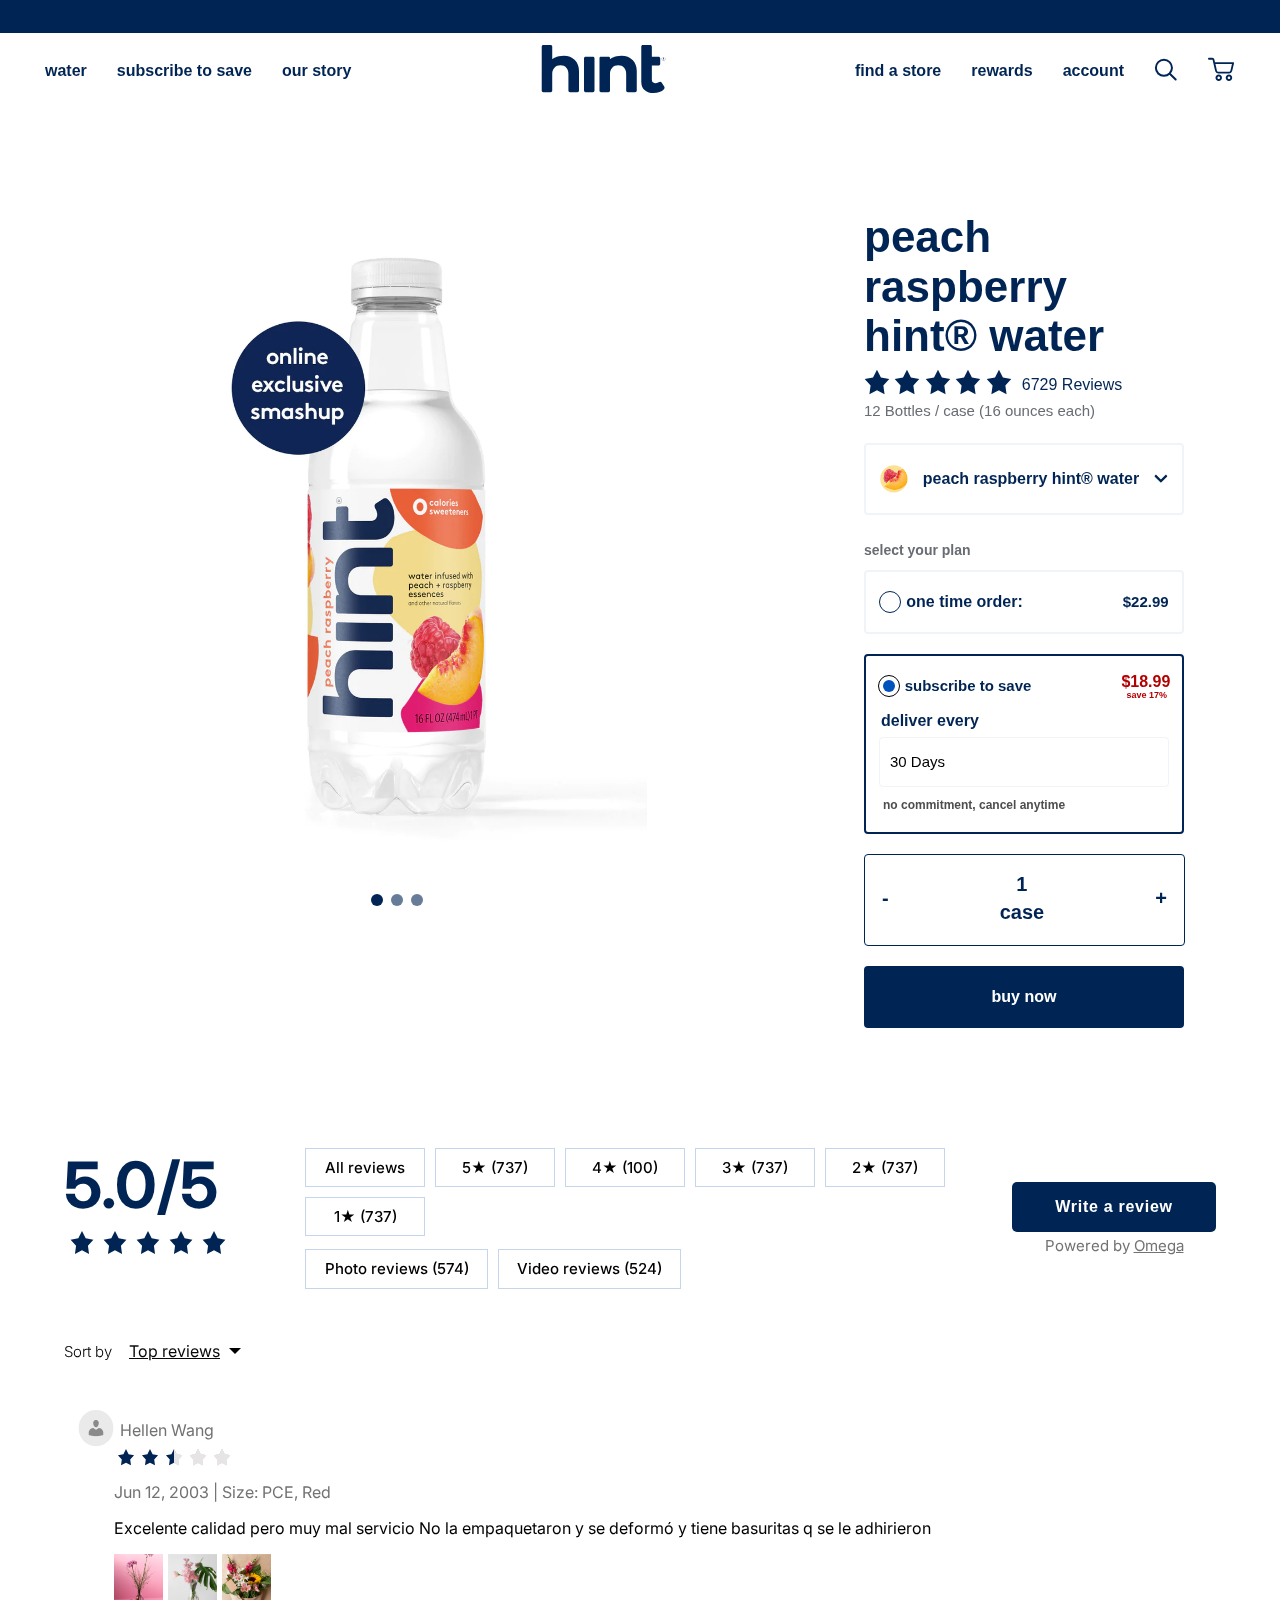
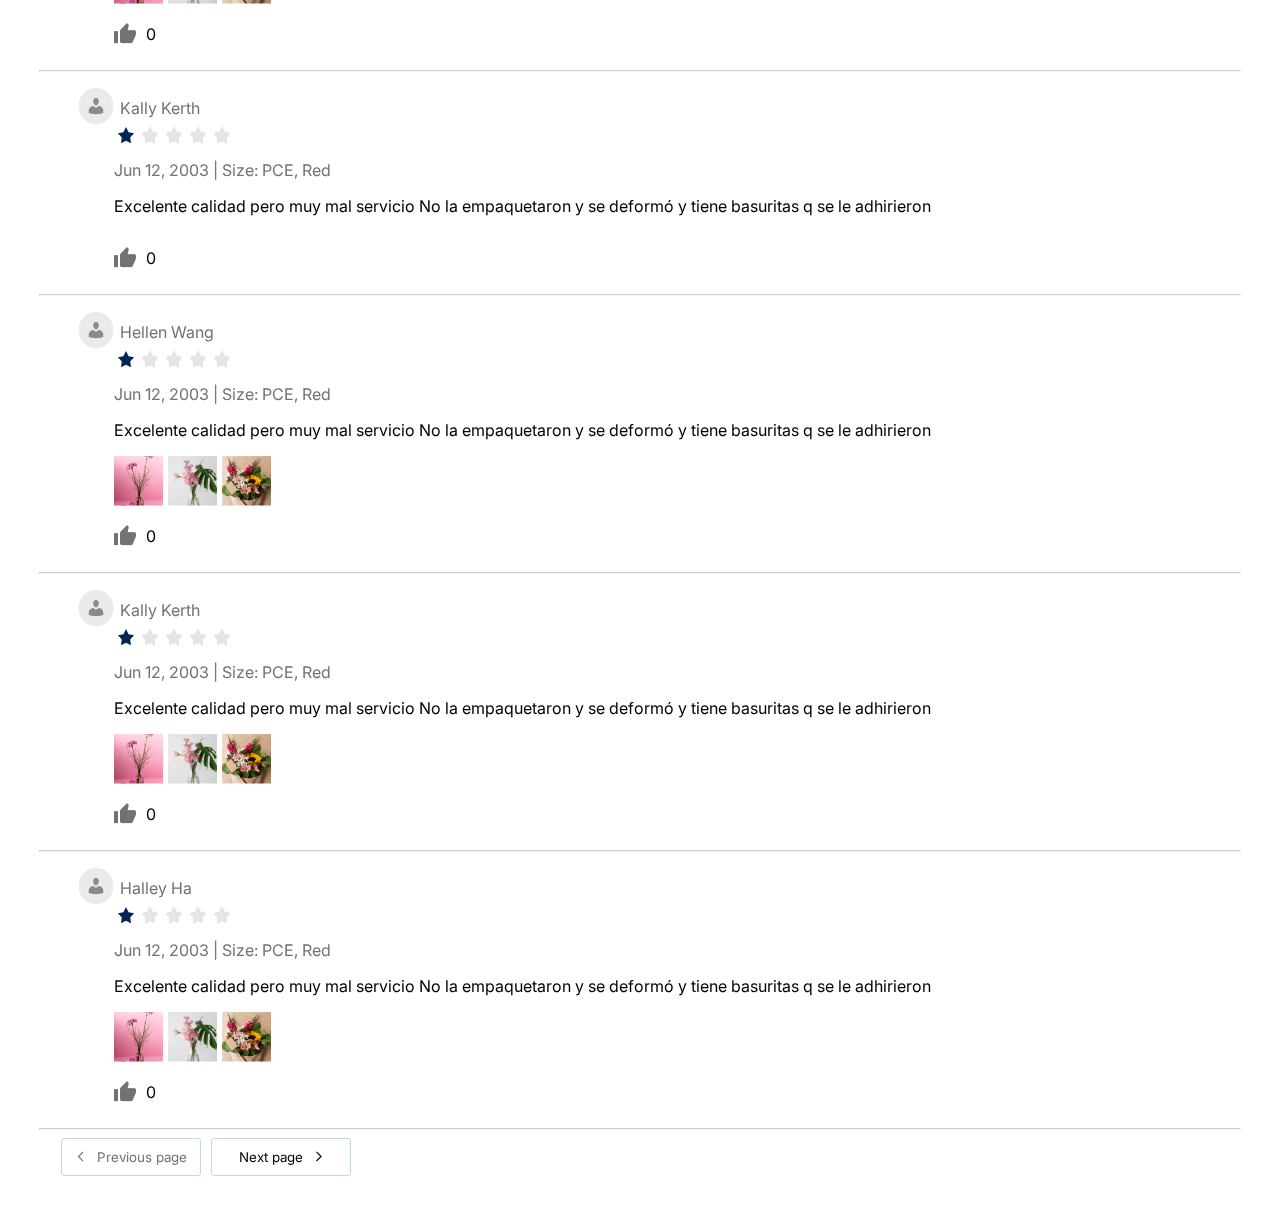
<file: screen_2/index.html>
<!DOCTYPE html>
<html lang="en">
  <head>
    <meta charset="UTF-8" />
    <meta name="viewport" content="width=device-width, initial-scale=1.0" />
    <title>Document</title>
    <link rel="stylesheet" href="index.css" />
    <link rel="preconnect" href="https://fonts.googleapis.com" />
    <link rel="preconnect" href="https://fonts.gstatic.com" crossorigin />
    <link
      href="https://fonts.googleapis.com/css2?family=Inter:wght@500;600;700&display=swap"
      rel="stylesheet"
    />
  </head>

  <body>
    <div class="landing-page">
      <div class="header">
        <div class="banner"></div>
        <div class="main-header">
          <nav class="nav-bar">
            <div id="menu-icon">☰</div>
            <div class="item-group">
              <div class="nav-item">water</div>
              <div class="nav-item">subscribe to save</div>
              <div class="nav-item">our story</div>
            </div>
            <div class="logo-store">
              <svg
                xmlns="http://www.w3.org/2000/svg"
                width="140"
                height="55"
                viewBox="0 0 140 55"
                fill="none"
              >
                <path
                  d="M35.4205 49.7415V32.8932C35.4205 30.3168 34.7162 28.252 33.3038 26.6951C31.8914 25.1381 29.9489 24.3596 27.469 24.3596C24.989 24.3596 22.9946 25.1492 21.4895 26.7284C19.9808 28.3076 19.2283 30.365 19.2283 32.8932V49.7415C19.2283 50.179 19.0689 50.5311 18.7538 50.798C18.435 51.0649 18.0606 51.1984 17.6231 51.1984H10.2573C9.81989 51.1984 9.4566 51.0538 9.16375 50.761C8.87089 50.4681 8.72632 50.1048 8.72632 49.6674V5.59105C8.72632 5.15363 8.87089 4.79034 9.16375 4.49749C9.4566 4.20463 9.81989 4.06006 10.2573 4.06006H17.6231C18.0606 4.06006 18.435 4.19351 18.7538 4.46042C19.0689 4.72732 19.2283 5.07949 19.2283 5.51691V18.1282C19.2283 18.1282 23.3468 14.6584 30.7534 14.6584C35.3723 14.6584 39.0682 16.119 41.841 19.0364C44.6139 21.9538 46.0003 25.6237 46.0003 30.0499V49.7415C46.0003 50.179 45.8409 50.5311 45.5258 50.798C45.2107 51.0649 44.8326 51.1984 44.3952 51.1984H37.0256C36.5882 51.1984 36.2101 51.0649 35.895 50.798C35.5762 50.5348 35.4205 50.1827 35.4205 49.7415Z"
                  fill="#002554"
                />
                <path
                  d="M93.1832 49.7413V32.893C93.1832 30.3166 92.4789 28.2518 91.0665 26.6949C89.6541 25.1379 87.7116 24.3594 85.2316 24.3594C82.7517 24.3594 80.7573 25.149 79.2522 26.7282C77.7435 28.3074 76.991 30.3648 76.991 32.893V49.7413C76.991 50.1788 76.8316 50.5309 76.5165 50.7978C76.1977 51.0647 75.8233 51.1982 75.3858 51.1982H68.02C67.5826 51.1982 67.2193 51.0536 66.9264 50.7608C66.6336 50.4679 66.489 50.1046 66.489 49.6672V17.1901C66.489 16.7527 66.6336 16.3894 66.9264 16.0965C67.2193 15.8037 67.5826 15.6591 68.02 15.6591H75.3858C75.8233 15.6591 76.1977 15.7925 76.5165 16.0595C76.8316 16.3264 76.991 16.6785 76.991 17.116V18.128C76.991 18.128 81.1095 14.6582 88.5161 14.6582C93.135 14.6582 96.8309 16.1188 99.6037 19.0362C102.377 21.9536 103.763 25.6235 103.763 30.0497V49.7413C103.763 50.1788 103.604 50.5309 103.288 50.7978C102.973 51.0647 102.595 51.1982 102.158 51.1982H94.792C94.3546 51.1982 93.9765 51.0647 93.6614 50.7978C93.3389 50.5346 93.1832 50.1825 93.1832 49.7413Z"
                  fill="#002554"
                />
                <path
                  d="M59.9646 51.2017H52.5988C52.1614 51.2017 51.7832 51.046 51.4681 50.7272C51.1531 50.4121 50.9937 50.034 50.9937 49.5966V17.2863C50.9937 16.8489 51.1493 16.4745 51.4681 16.1556C51.7832 15.8406 52.1614 15.6812 52.5988 15.6812H59.9646C60.402 15.6812 60.7653 15.8406 61.0582 16.1556C61.351 16.4707 61.4956 16.8489 61.4956 17.2863V49.5966C61.4956 50.034 61.351 50.4121 61.0582 50.7272C60.7653 51.046 60.402 51.2017 59.9646 51.2017Z"
                  fill="#002554"
                />
                <path
                  d="M108.271 40.6258V24.5077V15.6813V5.66129C108.271 5.17567 108.426 4.78643 108.745 4.49358C109.06 4.20073 109.438 4.05615 109.876 4.05615H117.316C117.705 4.05615 118.057 4.20073 118.372 4.49358C118.687 4.78643 118.847 5.17567 118.847 5.66129V15.6813H125.504C125.942 15.6813 126.331 15.8407 126.672 16.1558C127.013 16.4709 127.184 16.849 127.184 17.2865V22.9026C127.184 23.2918 127.013 23.6588 126.672 23.9962C126.331 24.3372 125.942 24.5077 125.504 24.5077H118.847V38.1458C118.847 39.7028 119.21 40.7704 119.94 41.3561C120.67 41.9381 121.497 42.2309 122.42 42.2309C123.391 42.2309 124.463 41.8899 125.63 41.2115C126.943 40.3848 127.94 40.4812 128.622 41.5044L131.176 45.5895C131.758 46.5125 131.688 47.3874 130.957 48.214C128.526 50.7422 125.026 52.0063 120.455 52.0063C117.052 52.0063 114.168 51.0573 111.811 49.163C109.449 47.265 108.271 44.4181 108.271 40.6258Z"
                  fill="#002554"
                />
                <path
                  d="M130.216 17.8942V18.7357H129.96V16.9526H130.583C130.746 16.9526 130.846 16.9897 130.928 17.0564C131.035 17.1417 131.102 17.2751 131.102 17.4234C131.102 17.5717 131.032 17.7015 130.928 17.7904C130.872 17.8349 130.809 17.8683 130.72 17.8831L131.358 18.732H131.05L130.416 17.8905H130.216V17.8942ZM130.572 17.6533C130.687 17.6533 130.746 17.6273 130.787 17.5865C130.828 17.5458 130.854 17.4864 130.854 17.4234C130.854 17.3604 130.828 17.3011 130.787 17.2603C130.746 17.2195 130.687 17.1936 130.572 17.1936H130.216V17.6533H130.572Z"
                  fill="#002554"
                />
                <path
                  d="M128.689 17.8423C128.689 16.7858 129.549 15.9258 130.605 15.9258C131.662 15.9258 132.522 16.7858 132.522 17.8423C132.522 18.8988 131.662 19.7588 130.605 19.7588C129.549 19.7588 128.689 18.8988 128.689 17.8423ZM132.329 17.8423C132.329 16.8933 131.558 16.1223 130.609 16.1223C129.66 16.1223 128.889 16.8933 128.889 17.8423C128.889 18.7913 129.66 19.5624 130.609 19.5624C131.554 19.5661 132.329 18.795 132.329 17.8423Z"
                  fill="#002554"
                />
              </svg>
            </div>
            <div class="item-group">
              <div class="nav-item">find a store</div>
              <div class="nav-item">rewards</div>
              <div class="nav-item">account</div>
              <div class="icon-search">
                <svg
                  xmlns="http://www.w3.org/2000/svg"
                  width="24"
                  height="24"
                  viewBox="0 0 24 24"
                  fill="none"
                >
                  <path
                    d="M9.91955 18.8274C14.3577 18.8274 17.9555 15.2295 17.9555 10.7914C17.9555 6.35321 14.3577 2.75537 9.91955 2.75537C5.48138 2.75537 1.88354 6.35321 1.88354 10.7914C1.88354 15.2295 5.48138 18.8274 9.91955 18.8274Z"
                    stroke="#002554"
                    stroke-width="2"
                  />
                  <path
                    d="M16.0667 16.9385L21.6775 22.5494"
                    stroke="#002554"
                    stroke-width="2"
                    stroke-linecap="round"
                  />
                </svg>
              </div>
              <div class="icon-cart">
                <svg
                  xmlns="http://www.w3.org/2000/svg"
                  width="27"
                  height="26"
                  viewBox="0 0 27 26"
                  fill="none"
                >
                  <path
                    d="M24.2054 21.7558C24.2054 19.9609 22.7503 18.5058 20.9554 18.5058C19.1604 18.5058 17.7054 19.9609 17.7054 21.7558C17.7054 23.5507 19.1604 25.0058 20.9554 25.0058C22.7503 25.0058 24.2054 23.5507 24.2054 21.7558ZM19.6814 21.7558C19.6814 21.0378 20.2634 20.4558 20.9814 20.4558C21.6993 20.4558 22.2814 21.0378 22.2814 21.7558C22.2814 22.4738 21.6993 23.0558 20.9814 23.0558C20.2634 23.0558 19.6814 22.4738 19.6814 21.7558ZM25.1334 6.13965H7.00055L6.38274 3.51726C6.14975 2.50496 5.27963 1.79114 4.27908 1.7915H0.989221C0.477407 1.7915 0.0625 2.22315 0.0625 2.75562C0.0625 3.28808 0.477407 3.71973 0.989221 3.71973H4.29453C4.44084 3.71566 4.56982 3.81898 4.60343 3.96718L7.0994 14.8649C7.46531 16.4556 8.83245 17.5775 10.4047 17.5772H20.9446C22.5146 17.5746 23.8784 16.4533 24.2437 14.8649L26.0354 7.33514C26.1038 7.04749 26.0412 6.74312 25.8657 6.50973C25.6902 6.27635 25.4213 6.13987 25.1365 6.13965H25.1334ZM22.4459 14.4117C22.2756 15.1286 21.6575 15.6324 20.9477 15.6329H10.4047C9.69013 15.6324 9.0692 15.122 8.90342 14.3989L7.44538 8.06787H23.9503L22.4459 14.4117ZM10.7411 25.0058C12.536 25.0058 13.9911 23.5507 13.9911 21.7558C13.9911 19.9609 12.536 18.5058 10.7411 18.5058C8.94615 18.5058 7.49107 19.9609 7.49107 21.7558C7.49107 23.5507 8.94615 25.0058 10.7411 25.0058ZM10.7411 20.4818C11.459 20.4818 12.0411 21.0638 12.0411 21.7818C12.0411 22.4998 11.459 23.0818 10.7411 23.0818C10.0231 23.0818 9.44107 22.4998 9.44107 21.7818C9.44107 21.0638 10.0231 20.4818 10.7411 20.4818Z"
                    fill="#002554"
                  />
                </svg>
              </div>
            </div>
          </nav>
        </div>
      </div>
      <div class="content-store">
        <div class="product">
          <div class="slide-product">
            <div class="image-product"></div>
            <div class="btn-group">
              <button class="btn-slide active"></button>
              <button class="btn-slide"></button>
              <button class="btn-slide"></button>
            </div>
          </div>
        </div>
        <div class="buy-now">
          <div class="title-product">peach raspberry hint® water</div>
          <div class="review-rating-product">
            <div class="rating-product">
              <svg
                xmlns="http://www.w3.org/2000/svg"
                width="26"
                height="26"
                viewBox="0 0 26 26"
                fill="none"
              >
                <path
                  d="M12.9755 0.754883L16.9224 8.57558L25.2566 10.0832L19.3617 16.4242L20.5656 25.1766L12.9755 21.2749L5.38545 25.1766L6.58941 16.4242L0.69451 10.0832L9.02869 8.57558L12.9755 0.754883Z"
                  fill="#002554"
                />
              </svg>
              <svg
                xmlns="http://www.w3.org/2000/svg"
                width="26"
                height="26"
                viewBox="0 0 26 26"
                fill="none"
              >
                <path
                  d="M12.9755 0.754883L16.9224 8.57558L25.2566 10.0832L19.3617 16.4242L20.5656 25.1766L12.9755 21.2749L5.38545 25.1766L6.58941 16.4242L0.69451 10.0832L9.02869 8.57558L12.9755 0.754883Z"
                  fill="#002554"
                />
              </svg>
              <svg
                xmlns="http://www.w3.org/2000/svg"
                width="26"
                height="26"
                viewBox="0 0 26 26"
                fill="none"
              >
                <path
                  d="M12.9755 0.754883L16.9224 8.57558L25.2566 10.0832L19.3617 16.4242L20.5656 25.1766L12.9755 21.2749L5.38545 25.1766L6.58941 16.4242L0.69451 10.0832L9.02869 8.57558L12.9755 0.754883Z"
                  fill="#002554"
                />
              </svg>
              <svg
                xmlns="http://www.w3.org/2000/svg"
                width="26"
                height="26"
                viewBox="0 0 26 26"
                fill="none"
              >
                <path
                  d="M12.9755 0.754883L16.9224 8.57558L25.2566 10.0832L19.3617 16.4242L20.5656 25.1766L12.9755 21.2749L5.38545 25.1766L6.58941 16.4242L0.69451 10.0832L9.02869 8.57558L12.9755 0.754883Z"
                  fill="#002554"
                />
              </svg>
              <svg
                xmlns="http://www.w3.org/2000/svg"
                width="26"
                height="26"
                viewBox="0 0 26 26"
                fill="none"
              >
                <path
                  d="M12.9755 0.754883L16.9224 8.57558L25.2566 10.0832L19.3617 16.4242L20.5656 25.1766L12.9755 21.2749L5.38545 25.1766L6.58941 16.4242L0.69451 10.0832L9.02869 8.57558L12.9755 0.754883Z"
                  fill="#002554"
                />
              </svg>
            </div>
            <div class="reviews-product">6729 Reviews</div>
          </div>
          <div class="description-product">
            12 Bottles / case (16 ounces each)
          </div>
          <div class="select-product">
            <div class="logo-select"></div>
            <div class="title-select">peach raspberry hint® water</div>
            <svg
              xmlns="http://www.w3.org/2000/svg"
              width="14"
              height="16"
              viewBox="0 0 14 16"
              fill="none"
            >
              <path
                d="M6.40617 11.2765L0.768854 5.63915C0.496971 5.36727 0.496971 4.92647 0.768854 4.65462L1.42636 3.99712C1.69777 3.7257 2.13767 3.72518 2.40972 3.99596L6.89845 8.46365L11.3871 3.99596C11.6592 3.72518 12.0991 3.7257 12.3705 3.99712L13.028 4.65462C13.2999 4.9265 13.2999 5.36729 13.028 5.63915L7.39072 11.2765C7.11884 11.5483 6.67805 11.5483 6.40617 11.2765Z"
                fill="#002554"
              />
            </svg>
          </div>
          <div class="select-plan">
            <div class="title-select-plan">select your plan</div>
            <div class="option-1">
              <div class="wrapper-title-option-1">
                <label class="label-circle"></label>
                <div class="title-option-1">one time order:</div>
              </div>
              <div class="price-option-1">$22.99</div>
            </div>
            <div class="option-2">
              <div class="header-option-2">
                <div class="wrapper-title-option-2">
                  <label class="label-circle-2">
                    <span></span>
                  </label>
                  <div class="title-option-2">subscribe to save</div>
                </div>
                <div class="wrapper-price-option-2">
                  <div class="price-main">$18.99</div>
                  <div class="price-save">save 17%</div>
                </div>
              </div>
              <div class="deliver-every">Deliver every</div>
              <div class="content-option-2">30 Days</div>
              <div class="footer-option-2">no commitment, cancel anytime</div>
            </div>
            <div class="quantily">
              <div class="btn-decrement">-</div>
              <div class="nummer-quantily">
                <div>1</div>
                <div>case</div>
              </div>
              <div class="btn-increment">+</div>
            </div>
            <div class="btn-buy-now">buy now</div>
          </div>
        </div>
      </div>
      <div class="review-store">
        <div class="header-review">
          <div class="review-statistics">
            <div class="star-reviews">
              <div class="number-star-review">5.0/5</div>
              <div class="wrapper-rate-review">
                <div class="stars">
                  <svg
                    xmlns="http://www.w3.org/2000/svg"
                    width="17"
                    height="17"
                    viewBox="0 0 17 17"
                    fill="none"
                  >
                    <path
                      d="M8.5 0L11.098 5.2138L16.584 6.21885L12.7037 10.4462L13.4962 16.2812L8.5 13.68L3.50383 16.2812L4.29633 10.4462L0.416019 6.21885L5.90199 5.2138L8.5 0Z"
                      fill="#002554"
                    />
                  </svg>
                  <svg
                    xmlns="http://www.w3.org/2000/svg"
                    width="17"
                    height="17"
                    viewBox="0 0 17 17"
                    fill="none"
                  >
                    <path
                      d="M8.5 0L11.098 5.2138L16.584 6.21885L12.7037 10.4462L13.4962 16.2812L8.5 13.68L3.50383 16.2812L4.29633 10.4462L0.416019 6.21885L5.90199 5.2138L8.5 0Z"
                      fill="#002554"
                    />
                  </svg>
                  <svg
                    xmlns="http://www.w3.org/2000/svg"
                    width="17"
                    height="17"
                    viewBox="0 0 17 17"
                    fill="none"
                  >
                    <path
                      d="M8.5 0L11.098 5.2138L16.584 6.21885L12.7037 10.4462L13.4962 16.2812L8.5 13.68L3.50383 16.2812L4.29633 10.4462L0.416019 6.21885L5.90199 5.2138L8.5 0Z"
                      fill="#002554"
                    />
                  </svg>
                  <svg
                    xmlns="http://www.w3.org/2000/svg"
                    width="17"
                    height="17"
                    viewBox="0 0 17 17"
                    fill="none"
                  >
                    <path
                      d="M8.5 0L11.098 5.2138L16.584 6.21885L12.7037 10.4462L13.4962 16.2812L8.5 13.68L3.50383 16.2812L4.29633 10.4462L0.416019 6.21885L5.90199 5.2138L8.5 0Z"
                      fill="#002554"
                    />
                  </svg>
                  <svg
                    xmlns="http://www.w3.org/2000/svg"
                    width="17"
                    height="17"
                    viewBox="0 0 17 17"
                    fill="none"
                  >
                    <path
                      d="M8.5 0L11.098 5.2138L16.584 6.21885L12.7037 10.4462L13.4962 16.2812L8.5 13.68L3.50383 16.2812L4.29633 10.4462L0.416019 6.21885L5.90199 5.2138L8.5 0Z"
                      fill="#002554"
                    />
                  </svg>

                  <div class="cover" style="width: 0%"></div>
                </div>
              </div>
            </div>
            <div class="rate-review">
              <div class="rate-review-item">
                <div class="rate-review-sub-item">All reviews</div>
                <div class="rate-review-sub-item">5★ (737)</div>
                <div class="rate-review-sub-item">4★ (100)</div>
                <div class="rate-review-sub-item">3★ (737)</div>
                <div class="rate-review-sub-item">2★ (737)</div>
                <div class="rate-review-sub-item">1★ (737)</div>
              </div>
              <div class="rate-review-item-photo-video">
                <div class="rate-review-sub-item-photo-video">
                  Photo reviews (574)
                </div>
                <div class="rate-review-sub-item-photo-video">
                  Video reviews (524)
                </div>
              </div>
            </div>
          </div>
          <div class="write-review">
            <div
              class="btn-write-review"
              onclick="showModalReview()"
              data-modal-target="modal1"
            >
              Write a review
            </div>
            <div class="powered">
              Powered by <span class="link-omega">Omega</span>
            </div>
          </div>
        </div>
        <div class="sort-review">
          <div class="sort-by">
            <label class="lable-sort" for="sort-by">Sort by</label>
            <div class="custom-select">
              <select class="select-sort-by" name="sort-by" id="sort-by">
                <option value="top-reviews">Top reviews</option>
                <option value="newest-reviews">Newest reviews</option>
              </select>
            </div>
          </div>
          <div class="filter-by"></div>
        </div>
      </div>

      <div class="modal" id="modal1">
        <div class="modal-content">
          <span class="modal-close">&times;</span>
          <h1 style="margin-bottom: 0">Write a review</h1>

          <div class="rating">
            <div>
              <span class="pick_star" data-value="1">&#9733;</span>
              <p>5</p>
            </div>
            <div>
              <span class="pick_star" data-value="2">&#9733;</span>
              <p>4</p>
            </div>
            <div>
              <span class="pick_star" data-value="3">&#9733;</span>
              <p>3</p>
            </div>
            <div>
              <span class="pick_star" data-value="4">&#9733;</span>
              <p>2</p>
            </div>
            <div>
              <span class="pick_star" data-value="5">&#9733;</span>
              <p>1</p>
            </div>
          </div>

          <div class="review_infor">
            <div>
              <div class="input-block">
                <input
                  type="text"
                  name="input-text"
                  id="input_name"
                  required
                  spellcheck="false"
                />
                <span class="placeholder"> Your name </span>
              </div>
            </div>
            <div>
              <div class="input-block">
                <input
                  type="email"
                  name="input-text"
                  id="input_email"
                  required
                  spellcheck="false"
                />
                <span class="placeholder"> Your email </span>
              </div>
            </div>
          </div>
          <div class="review_write_content input-block">
            <textarea id="input_desc" rows="5" cols="74"></textarea>
            <span class="placeholder_textarea"> Review Content </span>
          </div>
          <div class="upload_image">
            <svg
              width="16"
              height="16"
              viewBox="0 0 16 16"
              fill="none"
              xmlns="http://www.w3.org/2000/svg"
            >
              <path
                d="M7 12V3.85L4.4 6.45L3 5L8 0L13 5L11.6 6.45L9 3.85V12H7ZM2 16C1.45 16 0.979002 15.804 0.587002 15.412C0.195002 15.02 -0.000664969 14.5493 1.69779e-06 14V11H2V14H14V11H16V14C16 14.55 15.804 15.021 15.412 15.413C15.02 15.805 14.5493 16.0007 14 16H2Z"
                fill="#949494"
              />
            </svg>
            <p>Upload photo reviews</p>
            <input id="input_file" type="file" multiple="multiple" hidden />
          </div>
          <div
            id="preview_container"
            style="display: flex"
            class="input-block"
          ></div>
          <div class="modal__footer">
            <button
              id="submit"
              onclick="handleSubmitReview()"
              class="submit_content"
              disabled
              data-modal-target="modal2"
            >
              Submit
            </button>
            <p class="inline_err" id="inline_err">! Missing fields</p>
          </div>
        </div>
      </div>

      <div class="modal modal_thankyou" id="modal2">
        <div class="modal-content">
          <span class="modal-close">&times;</span>
          <h1 style="margin: 0">Thank you</h1>
          <p style="color: #818181">Your review was submitted!</p>
        </div>
      </div>

      <div class="list-review">
        <div class="list-review-user">
          <img src="./img/user.png" alt="user" />
          <div class="user">
            <p class="user-name">Hellen Wang</p>

            <div class="stars-2">
              <svg
                xmlns="http://www.w3.org/2000/svg"
                width="17"
                height="17"
                viewBox="0 0 17 17"
                fill="none"
              >
                <path
                  d="M8.5 0L11.098 5.2138L16.584 6.21885L12.7037 10.4462L13.4962 16.2812L8.5 13.68L3.50383 16.2812L4.29633 10.4462L0.416019 6.21885L5.90199 5.2138L8.5 0Z"
                  fill="#002554"
                />
              </svg>
              <svg
                xmlns="http://www.w3.org/2000/svg"
                width="17"
                height="17"
                viewBox="0 0 17 17"
                fill="none"
              >
                <path
                  d="M8.5 0L11.098 5.2138L16.584 6.21885L12.7037 10.4462L13.4962 16.2812L8.5 13.68L3.50383 16.2812L4.29633 10.4462L0.416019 6.21885L5.90199 5.2138L8.5 0Z"
                  fill="#002554"
                />
              </svg>
              <svg
                xmlns="http://www.w3.org/2000/svg"
                width="17"
                height="17"
                viewBox="0 0 17 17"
                fill="none"
              >
                <path
                  d="M8.5 0L11.098 5.2138L16.584 6.21885L12.7037 10.4462L13.4962 16.2812L8.5 13.68L3.50383 16.2812L4.29633 10.4462L0.416019 6.21885L5.90199 5.2138L8.5 0Z"
                  fill="#002554"
                />
              </svg>
              <svg
                xmlns="http://www.w3.org/2000/svg"
                width="17"
                height="17"
                viewBox="0 0 17 17"
                fill="none"
              >
                <path
                  d="M8.5 0L11.098 5.2138L16.584 6.21885L12.7037 10.4462L13.4962 16.2812L8.5 13.68L3.50383 16.2812L4.29633 10.4462L0.416019 6.21885L5.90199 5.2138L8.5 0Z"
                  fill="#002554"
                />
              </svg>
              <svg
                xmlns="http://www.w3.org/2000/svg"
                width="17"
                height="17"
                viewBox="0 0 17 17"
                fill="none"
              >
                <path
                  d="M8.5 0L11.098 5.2138L16.584 6.21885L12.7037 10.4462L13.4962 16.2812L8.5 13.68L3.50383 16.2812L4.29633 10.4462L0.416019 6.21885L5.90199 5.2138L8.5 0Z"
                  fill="#002554"
                />
              </svg>

              <div class="cover2" style="width: 50%"></div>
            </div>
            <p class="user-time">Jun 12, 2003 | Size: PCE, Red</p>
            <p class="user-comment">
              Excelente calidad pero muy mal servicio No la empaquetaron y se
              deformó y tiene basuritas q se le adhirieron
            </p>
            <div class="user-img">
              <img src="./img/img-flower-1.png" alt="img-flower" />
              <img src="./img/img-flower-2.png" alt="img-flower" />
              <img src="./img/img-flower-3.png" alt="img-flower" />
            </div>
            <div class="user-vote">
              <img src="./img/icon_like.png" alt="icon_like" />
              <p class="user-vote_number">0</p>
            </div>
          </div>
        </div>
        <hr class="hr" />
        <div class="list-review-user">
          <img src="./img/user.png" alt="user" />
          <div class="user">
            <p class="user-name">Kally Kerth</p>

            <div class="stars-2">
              <svg
                xmlns="http://www.w3.org/2000/svg"
                width="17"
                height="17"
                viewBox="0 0 17 17"
                fill="none"
              >
                <path
                  d="M8.5 0L11.098 5.2138L16.584 6.21885L12.7037 10.4462L13.4962 16.2812L8.5 13.68L3.50383 16.2812L4.29633 10.4462L0.416019 6.21885L5.90199 5.2138L8.5 0Z"
                  fill="#002554"
                />
              </svg>
              <svg
                xmlns="http://www.w3.org/2000/svg"
                width="17"
                height="17"
                viewBox="0 0 17 17"
                fill="none"
              >
                <path
                  d="M8.5 0L11.098 5.2138L16.584 6.21885L12.7037 10.4462L13.4962 16.2812L8.5 13.68L3.50383 16.2812L4.29633 10.4462L0.416019 6.21885L5.90199 5.2138L8.5 0Z"
                  fill="#002554"
                />
              </svg>
              <svg
                xmlns="http://www.w3.org/2000/svg"
                width="17"
                height="17"
                viewBox="0 0 17 17"
                fill="none"
              >
                <path
                  d="M8.5 0L11.098 5.2138L16.584 6.21885L12.7037 10.4462L13.4962 16.2812L8.5 13.68L3.50383 16.2812L4.29633 10.4462L0.416019 6.21885L5.90199 5.2138L8.5 0Z"
                  fill="#002554"
                />
              </svg>
              <svg
                xmlns="http://www.w3.org/2000/svg"
                width="17"
                height="17"
                viewBox="0 0 17 17"
                fill="none"
              >
                <path
                  d="M8.5 0L11.098 5.2138L16.584 6.21885L12.7037 10.4462L13.4962 16.2812L8.5 13.68L3.50383 16.2812L4.29633 10.4462L0.416019 6.21885L5.90199 5.2138L8.5 0Z"
                  fill="#002554"
                />
              </svg>
              <svg
                xmlns="http://www.w3.org/2000/svg"
                width="17"
                height="17"
                viewBox="0 0 17 17"
                fill="none"
              >
                <path
                  d="M8.5 0L11.098 5.2138L16.584 6.21885L12.7037 10.4462L13.4962 16.2812L8.5 13.68L3.50383 16.2812L4.29633 10.4462L0.416019 6.21885L5.90199 5.2138L8.5 0Z"
                  fill="#002554"
                />
              </svg>

              <div class="cover2" style="width: 80%"></div>
            </div>
            <p class="user-time">Jun 12, 2003 | Size: PCE, Red</p>
            <p class="user-comment">
              Excelente calidad pero muy mal servicio No la empaquetaron y se
              deformó y tiene basuritas q se le adhirieron
            </p>
            <div class="user-vote">
              <img src="./img/icon_like.png" alt="icon_like" />
              <p class="user-vote_number">0</p>
            </div>
          </div>
        </div>
        <hr class="hr" />
        <div class="list-review-user">
          <img src="./img/user.png" alt="user" />
          <div class="user">
            <p class="user-name">Hellen Wang</p>

            <div class="stars-2">
              <svg
                xmlns="http://www.w3.org/2000/svg"
                width="17"
                height="17"
                viewBox="0 0 17 17"
                fill="none"
              >
                <path
                  d="M8.5 0L11.098 5.2138L16.584 6.21885L12.7037 10.4462L13.4962 16.2812L8.5 13.68L3.50383 16.2812L4.29633 10.4462L0.416019 6.21885L5.90199 5.2138L8.5 0Z"
                  fill="#002554"
                />
              </svg>
              <svg
                xmlns="http://www.w3.org/2000/svg"
                width="17"
                height="17"
                viewBox="0 0 17 17"
                fill="none"
              >
                <path
                  d="M8.5 0L11.098 5.2138L16.584 6.21885L12.7037 10.4462L13.4962 16.2812L8.5 13.68L3.50383 16.2812L4.29633 10.4462L0.416019 6.21885L5.90199 5.2138L8.5 0Z"
                  fill="#002554"
                />
              </svg>
              <svg
                xmlns="http://www.w3.org/2000/svg"
                width="17"
                height="17"
                viewBox="0 0 17 17"
                fill="none"
              >
                <path
                  d="M8.5 0L11.098 5.2138L16.584 6.21885L12.7037 10.4462L13.4962 16.2812L8.5 13.68L3.50383 16.2812L4.29633 10.4462L0.416019 6.21885L5.90199 5.2138L8.5 0Z"
                  fill="#002554"
                />
              </svg>
              <svg
                xmlns="http://www.w3.org/2000/svg"
                width="17"
                height="17"
                viewBox="0 0 17 17"
                fill="none"
              >
                <path
                  d="M8.5 0L11.098 5.2138L16.584 6.21885L12.7037 10.4462L13.4962 16.2812L8.5 13.68L3.50383 16.2812L4.29633 10.4462L0.416019 6.21885L5.90199 5.2138L8.5 0Z"
                  fill="#002554"
                />
              </svg>
              <svg
                xmlns="http://www.w3.org/2000/svg"
                width="17"
                height="17"
                viewBox="0 0 17 17"
                fill="none"
              >
                <path
                  d="M8.5 0L11.098 5.2138L16.584 6.21885L12.7037 10.4462L13.4962 16.2812L8.5 13.68L3.50383 16.2812L4.29633 10.4462L0.416019 6.21885L5.90199 5.2138L8.5 0Z"
                  fill="#002554"
                />
              </svg>

              <div class="cover2" style="width: 80%"></div>
            </div>
            <p class="user-time">Jun 12, 2003 | Size: PCE, Red</p>
            <p class="user-comment">
              Excelente calidad pero muy mal servicio No la empaquetaron y se
              deformó y tiene basuritas q se le adhirieron
            </p>
            <div class="user-img">
              <img src="./img/img-flower-1.png" alt="img-flower" />
              <img src="./img/img-flower-2.png" alt="img-flower" />
              <img src="./img/img-flower-3.png" alt="img-flower" />
            </div>
            <div class="user-vote">
              <img src="./img/icon_like.png" alt="icon_like" />
              <p class="user-vote_number">0</p>
            </div>
          </div>
        </div>
        <hr class="hr" />
        <div class="list-review-user">
          <img src="./img/user.png" alt="user" />
          <div class="user">
            <p class="user-name">Kally Kerth</p>

            <div class="stars-2">
              <svg
                xmlns="http://www.w3.org/2000/svg"
                width="17"
                height="17"
                viewBox="0 0 17 17"
                fill="none"
              >
                <path
                  d="M8.5 0L11.098 5.2138L16.584 6.21885L12.7037 10.4462L13.4962 16.2812L8.5 13.68L3.50383 16.2812L4.29633 10.4462L0.416019 6.21885L5.90199 5.2138L8.5 0Z"
                  fill="#002554"
                />
              </svg>
              <svg
                xmlns="http://www.w3.org/2000/svg"
                width="17"
                height="17"
                viewBox="0 0 17 17"
                fill="none"
              >
                <path
                  d="M8.5 0L11.098 5.2138L16.584 6.21885L12.7037 10.4462L13.4962 16.2812L8.5 13.68L3.50383 16.2812L4.29633 10.4462L0.416019 6.21885L5.90199 5.2138L8.5 0Z"
                  fill="#002554"
                />
              </svg>
              <svg
                xmlns="http://www.w3.org/2000/svg"
                width="17"
                height="17"
                viewBox="0 0 17 17"
                fill="none"
              >
                <path
                  d="M8.5 0L11.098 5.2138L16.584 6.21885L12.7037 10.4462L13.4962 16.2812L8.5 13.68L3.50383 16.2812L4.29633 10.4462L0.416019 6.21885L5.90199 5.2138L8.5 0Z"
                  fill="#002554"
                />
              </svg>
              <svg
                xmlns="http://www.w3.org/2000/svg"
                width="17"
                height="17"
                viewBox="0 0 17 17"
                fill="none"
              >
                <path
                  d="M8.5 0L11.098 5.2138L16.584 6.21885L12.7037 10.4462L13.4962 16.2812L8.5 13.68L3.50383 16.2812L4.29633 10.4462L0.416019 6.21885L5.90199 5.2138L8.5 0Z"
                  fill="#002554"
                />
              </svg>
              <svg
                xmlns="http://www.w3.org/2000/svg"
                width="17"
                height="17"
                viewBox="0 0 17 17"
                fill="none"
              >
                <path
                  d="M8.5 0L11.098 5.2138L16.584 6.21885L12.7037 10.4462L13.4962 16.2812L8.5 13.68L3.50383 16.2812L4.29633 10.4462L0.416019 6.21885L5.90199 5.2138L8.5 0Z"
                  fill="#002554"
                />
              </svg>

              <div class="cover2" style="width: 80%"></div>
            </div>
            <p class="user-time">Jun 12, 2003 | Size: PCE, Red</p>
            <p class="user-comment">
              Excelente calidad pero muy mal servicio No la empaquetaron y se
              deformó y tiene basuritas q se le adhirieron
            </p>
            <div class="user-img">
              <img src="./img/img-flower-1.png" alt="img-flower" />
              <img src="./img/img-flower-2.png" alt="img-flower" />
              <img src="./img/img-flower-3.png" alt="img-flower" />
            </div>
            <div class="user-vote">
              <img src="./img/icon_like.png" alt="icon_like" />
              <p class="user-vote_number">0</p>
            </div>
          </div>
        </div>
        <hr class="hr" />
        <div class="list-review-user">
          <img src="./img/user.png" alt="user" />
          <div class="user">
            <p class="user-name">Halley Ha</p>

            <div class="stars-2">
              <svg
                xmlns="http://www.w3.org/2000/svg"
                width="17"
                height="17"
                viewBox="0 0 17 17"
                fill="none"
              >
                <path
                  d="M8.5 0L11.098 5.2138L16.584 6.21885L12.7037 10.4462L13.4962 16.2812L8.5 13.68L3.50383 16.2812L4.29633 10.4462L0.416019 6.21885L5.90199 5.2138L8.5 0Z"
                  fill="#002554"
                />
              </svg>
              <svg
                xmlns="http://www.w3.org/2000/svg"
                width="17"
                height="17"
                viewBox="0 0 17 17"
                fill="none"
              >
                <path
                  d="M8.5 0L11.098 5.2138L16.584 6.21885L12.7037 10.4462L13.4962 16.2812L8.5 13.68L3.50383 16.2812L4.29633 10.4462L0.416019 6.21885L5.90199 5.2138L8.5 0Z"
                  fill="#002554"
                />
              </svg>
              <svg
                xmlns="http://www.w3.org/2000/svg"
                width="17"
                height="17"
                viewBox="0 0 17 17"
                fill="none"
              >
                <path
                  d="M8.5 0L11.098 5.2138L16.584 6.21885L12.7037 10.4462L13.4962 16.2812L8.5 13.68L3.50383 16.2812L4.29633 10.4462L0.416019 6.21885L5.90199 5.2138L8.5 0Z"
                  fill="#002554"
                />
              </svg>
              <svg
                xmlns="http://www.w3.org/2000/svg"
                width="17"
                height="17"
                viewBox="0 0 17 17"
                fill="none"
              >
                <path
                  d="M8.5 0L11.098 5.2138L16.584 6.21885L12.7037 10.4462L13.4962 16.2812L8.5 13.68L3.50383 16.2812L4.29633 10.4462L0.416019 6.21885L5.90199 5.2138L8.5 0Z"
                  fill="#002554"
                />
              </svg>
              <svg
                xmlns="http://www.w3.org/2000/svg"
                width="17"
                height="17"
                viewBox="0 0 17 17"
                fill="none"
              >
                <path
                  d="M8.5 0L11.098 5.2138L16.584 6.21885L12.7037 10.4462L13.4962 16.2812L8.5 13.68L3.50383 16.2812L4.29633 10.4462L0.416019 6.21885L5.90199 5.2138L8.5 0Z"
                  fill="#002554"
                />
              </svg>

              <div class="cover2" style="width: 80%"></div>
            </div>
            <p class="user-time">Jun 12, 2003 | Size: PCE, Red</p>
            <p class="user-comment">
              Excelente calidad pero muy mal servicio No la empaquetaron y se
              deformó y tiene basuritas q se le adhirieron
            </p>
            <div class="user-img">
              <img src="./img/img-flower-1.png" alt="img-flower" />
              <img src="./img/img-flower-2.png" alt="img-flower" />
              <img src="./img/img-flower-3.png" alt="img-flower" />
            </div>
            <div class="user-vote">
              <img src="./img/icon_like.png" alt="icon_like" />
              <p class="user-vote_number">0</p>
            </div>
          </div>
        </div>
        <hr class="hr" />
      </div>
      <div class="list-review">
        <div class="list-review-user">
          <img src="./img/user.png" alt="user" />
          <div class="user">
            <p class="user-name">Hellen Wang 2</p>

            <div class="stars-2">
              <svg
                xmlns="http://www.w3.org/2000/svg"
                width="17"
                height="17"
                viewBox="0 0 17 17"
                fill="none"
              >
                <path
                  d="M8.5 0L11.098 5.2138L16.584 6.21885L12.7037 10.4462L13.4962 16.2812L8.5 13.68L3.50383 16.2812L4.29633 10.4462L0.416019 6.21885L5.90199 5.2138L8.5 0Z"
                  fill="#002554"
                />
              </svg>
              <svg
                xmlns="http://www.w3.org/2000/svg"
                width="17"
                height="17"
                viewBox="0 0 17 17"
                fill="none"
              >
                <path
                  d="M8.5 0L11.098 5.2138L16.584 6.21885L12.7037 10.4462L13.4962 16.2812L8.5 13.68L3.50383 16.2812L4.29633 10.4462L0.416019 6.21885L5.90199 5.2138L8.5 0Z"
                  fill="#002554"
                />
              </svg>
              <svg
                xmlns="http://www.w3.org/2000/svg"
                width="17"
                height="17"
                viewBox="0 0 17 17"
                fill="none"
              >
                <path
                  d="M8.5 0L11.098 5.2138L16.584 6.21885L12.7037 10.4462L13.4962 16.2812L8.5 13.68L3.50383 16.2812L4.29633 10.4462L0.416019 6.21885L5.90199 5.2138L8.5 0Z"
                  fill="#002554"
                />
              </svg>
              <svg
                xmlns="http://www.w3.org/2000/svg"
                width="17"
                height="17"
                viewBox="0 0 17 17"
                fill="none"
              >
                <path
                  d="M8.5 0L11.098 5.2138L16.584 6.21885L12.7037 10.4462L13.4962 16.2812L8.5 13.68L3.50383 16.2812L4.29633 10.4462L0.416019 6.21885L5.90199 5.2138L8.5 0Z"
                  fill="#002554"
                />
              </svg>
              <svg
                xmlns="http://www.w3.org/2000/svg"
                width="17"
                height="17"
                viewBox="0 0 17 17"
                fill="none"
              >
                <path
                  d="M8.5 0L11.098 5.2138L16.584 6.21885L12.7037 10.4462L13.4962 16.2812L8.5 13.68L3.50383 16.2812L4.29633 10.4462L0.416019 6.21885L5.90199 5.2138L8.5 0Z"
                  fill="#002554"
                />
              </svg>

              <div class="cover" style="width: 80%"></div>
            </div>

            <p class="user-time">Jun 12, 2003 | Size: PCE, Red</p>
            <p class="user-comment">
              Excelente calidad pero muy mal servicio No la empaquetaron y se
              deformó y tiene basuritas q se le adhirieron
            </p>
            <div class="user-img">
              <img src="./img/img-flower-1.png" alt="img-flower" />
              <img src="./img/img-flower-2.png" alt="img-flower" />
              <img src="./img/img-flower-3.png" alt="img-flower" />
            </div>
            <div class="user-vote">
              <img src="./img/icon_like.png" alt="icon_like" />
              <p class="user-vote_number">0</p>
            </div>
          </div>
        </div>
        <hr class="hr" />
        <div class="list-review-user">
          <img src="./img/user.png" alt="user" />
          <div class="user">
            <p class="user-name">Kally Kerth</p>

            <div class="stars-2">
              <svg
                xmlns="http://www.w3.org/2000/svg"
                width="17"
                height="17"
                viewBox="0 0 17 17"
                fill="none"
              >
                <path
                  d="M8.5 0L11.098 5.2138L16.584 6.21885L12.7037 10.4462L13.4962 16.2812L8.5 13.68L3.50383 16.2812L4.29633 10.4462L0.416019 6.21885L5.90199 5.2138L8.5 0Z"
                  fill="#002554"
                />
              </svg>
              <svg
                xmlns="http://www.w3.org/2000/svg"
                width="17"
                height="17"
                viewBox="0 0 17 17"
                fill="none"
              >
                <path
                  d="M8.5 0L11.098 5.2138L16.584 6.21885L12.7037 10.4462L13.4962 16.2812L8.5 13.68L3.50383 16.2812L4.29633 10.4462L0.416019 6.21885L5.90199 5.2138L8.5 0Z"
                  fill="#002554"
                />
              </svg>
              <svg
                xmlns="http://www.w3.org/2000/svg"
                width="17"
                height="17"
                viewBox="0 0 17 17"
                fill="none"
              >
                <path
                  d="M8.5 0L11.098 5.2138L16.584 6.21885L12.7037 10.4462L13.4962 16.2812L8.5 13.68L3.50383 16.2812L4.29633 10.4462L0.416019 6.21885L5.90199 5.2138L8.5 0Z"
                  fill="#002554"
                />
              </svg>
              <svg
                xmlns="http://www.w3.org/2000/svg"
                width="17"
                height="17"
                viewBox="0 0 17 17"
                fill="none"
              >
                <path
                  d="M8.5 0L11.098 5.2138L16.584 6.21885L12.7037 10.4462L13.4962 16.2812L8.5 13.68L3.50383 16.2812L4.29633 10.4462L0.416019 6.21885L5.90199 5.2138L8.5 0Z"
                  fill="#002554"
                />
              </svg>
              <svg
                xmlns="http://www.w3.org/2000/svg"
                width="17"
                height="17"
                viewBox="0 0 17 17"
                fill="none"
              >
                <path
                  d="M8.5 0L11.098 5.2138L16.584 6.21885L12.7037 10.4462L13.4962 16.2812L8.5 13.68L3.50383 16.2812L4.29633 10.4462L0.416019 6.21885L5.90199 5.2138L8.5 0Z"
                  fill="#002554"
                />
              </svg>

              <div class="cover" style="width: 80%"></div>
            </div>
            <p class="user-time">Jun 12, 2003 | Size: PCE, Red</p>
            <p class="user-comment">
              Excelente calidad pero muy mal servicio No la empaquetaron y se
              deformó y tiene basuritas q se le adhirieron
            </p>
            <div class="user-vote">
              <img src="./img/icon_like.png" alt="icon_like" />
              <p class="user-vote_number">0</p>
            </div>
          </div>
        </div>
        <hr class="hr" />
        <div class="list-review-user">
          <img src="./img/user.png" alt="user" />
          <div class="user">
            <p class="user-name">Hellen Wang</p>

            <div class="stars-2">
              <svg
                xmlns="http://www.w3.org/2000/svg"
                width="17"
                height="17"
                viewBox="0 0 17 17"
                fill="none"
              >
                <path
                  d="M8.5 0L11.098 5.2138L16.584 6.21885L12.7037 10.4462L13.4962 16.2812L8.5 13.68L3.50383 16.2812L4.29633 10.4462L0.416019 6.21885L5.90199 5.2138L8.5 0Z"
                  fill="#002554"
                />
              </svg>
              <svg
                xmlns="http://www.w3.org/2000/svg"
                width="17"
                height="17"
                viewBox="0 0 17 17"
                fill="none"
              >
                <path
                  d="M8.5 0L11.098 5.2138L16.584 6.21885L12.7037 10.4462L13.4962 16.2812L8.5 13.68L3.50383 16.2812L4.29633 10.4462L0.416019 6.21885L5.90199 5.2138L8.5 0Z"
                  fill="#002554"
                />
              </svg>
              <svg
                xmlns="http://www.w3.org/2000/svg"
                width="17"
                height="17"
                viewBox="0 0 17 17"
                fill="none"
              >
                <path
                  d="M8.5 0L11.098 5.2138L16.584 6.21885L12.7037 10.4462L13.4962 16.2812L8.5 13.68L3.50383 16.2812L4.29633 10.4462L0.416019 6.21885L5.90199 5.2138L8.5 0Z"
                  fill="#002554"
                />
              </svg>
              <svg
                xmlns="http://www.w3.org/2000/svg"
                width="17"
                height="17"
                viewBox="0 0 17 17"
                fill="none"
              >
                <path
                  d="M8.5 0L11.098 5.2138L16.584 6.21885L12.7037 10.4462L13.4962 16.2812L8.5 13.68L3.50383 16.2812L4.29633 10.4462L0.416019 6.21885L5.90199 5.2138L8.5 0Z"
                  fill="#002554"
                />
              </svg>
              <svg
                xmlns="http://www.w3.org/2000/svg"
                width="17"
                height="17"
                viewBox="0 0 17 17"
                fill="none"
              >
                <path
                  d="M8.5 0L11.098 5.2138L16.584 6.21885L12.7037 10.4462L13.4962 16.2812L8.5 13.68L3.50383 16.2812L4.29633 10.4462L0.416019 6.21885L5.90199 5.2138L8.5 0Z"
                  fill="#002554"
                />
              </svg>

              <div class="cover" style="width: 80%"></div>
            </div>
            <p class="user-time">Jun 12, 2003 | Size: PCE, Red</p>
            <p class="user-comment">
              Excelente calidad pero muy mal servicio No la empaquetaron y se
              deformó y tiene basuritas q se le adhirieron
            </p>
            <div class="user-img">
              <img src="./img/img-flower-1.png" alt="img-flower" />
              <img src="./img/img-flower-2.png" alt="img-flower" />
              <img src="./img/img-flower-3.png" alt="img-flower" />
            </div>
            <div class="user-vote">
              <img src="./img/icon_like.png" alt="icon_like" />
              <p class="user-vote_number">0</p>
            </div>
          </div>
        </div>
        <hr class="hr" />
        <div class="list-review-user">
          <img src="./img/user.png" alt="user" />
          <div class="user">
            <p class="user-name">Kally Kerth</p>

            <div class="stars-2">
              <svg
                xmlns="http://www.w3.org/2000/svg"
                width="17"
                height="17"
                viewBox="0 0 17 17"
                fill="none"
              >
                <path
                  d="M8.5 0L11.098 5.2138L16.584 6.21885L12.7037 10.4462L13.4962 16.2812L8.5 13.68L3.50383 16.2812L4.29633 10.4462L0.416019 6.21885L5.90199 5.2138L8.5 0Z"
                  fill="#002554"
                />
              </svg>
              <svg
                xmlns="http://www.w3.org/2000/svg"
                width="17"
                height="17"
                viewBox="0 0 17 17"
                fill="none"
              >
                <path
                  d="M8.5 0L11.098 5.2138L16.584 6.21885L12.7037 10.4462L13.4962 16.2812L8.5 13.68L3.50383 16.2812L4.29633 10.4462L0.416019 6.21885L5.90199 5.2138L8.5 0Z"
                  fill="#002554"
                />
              </svg>
              <svg
                xmlns="http://www.w3.org/2000/svg"
                width="17"
                height="17"
                viewBox="0 0 17 17"
                fill="none"
              >
                <path
                  d="M8.5 0L11.098 5.2138L16.584 6.21885L12.7037 10.4462L13.4962 16.2812L8.5 13.68L3.50383 16.2812L4.29633 10.4462L0.416019 6.21885L5.90199 5.2138L8.5 0Z"
                  fill="#002554"
                />
              </svg>
              <svg
                xmlns="http://www.w3.org/2000/svg"
                width="17"
                height="17"
                viewBox="0 0 17 17"
                fill="none"
              >
                <path
                  d="M8.5 0L11.098 5.2138L16.584 6.21885L12.7037 10.4462L13.4962 16.2812L8.5 13.68L3.50383 16.2812L4.29633 10.4462L0.416019 6.21885L5.90199 5.2138L8.5 0Z"
                  fill="#002554"
                />
              </svg>
              <svg
                xmlns="http://www.w3.org/2000/svg"
                width="17"
                height="17"
                viewBox="0 0 17 17"
                fill="none"
              >
                <path
                  d="M8.5 0L11.098 5.2138L16.584 6.21885L12.7037 10.4462L13.4962 16.2812L8.5 13.68L3.50383 16.2812L4.29633 10.4462L0.416019 6.21885L5.90199 5.2138L8.5 0Z"
                  fill="#002554"
                />
              </svg>

              <div class="cover" style="width: 80%"></div>
            </div>
            <p class="user-time">Jun 12, 2003 | Size: PCE, Red</p>
            <p class="user-comment">
              Excelente calidad pero muy mal servicio No la empaquetaron y se
              deformó y tiene basuritas q se le adhirieron
            </p>
            <div class="user-img">
              <img src="./img/img-flower-1.png" alt="img-flower" />
              <img src="./img/img-flower-2.png" alt="img-flower" />
              <img src="./img/img-flower-3.png" alt="img-flower" />
            </div>
            <div class="user-vote">
              <img src="./img/icon_like.png" alt="icon_like" />
              <p class="user-vote_number">0</p>
            </div>
          </div>
        </div>
        <hr class="hr" />
        <div class="list-review-user">
          <img src="./img/user.png" alt="user" />
          <div class="user">
            <p class="user-name">Halley Ha 2</p>

            <div class="stars-2">
              <svg
                xmlns="http://www.w3.org/2000/svg"
                width="17"
                height="17"
                viewBox="0 0 17 17"
                fill="none"
              >
                <path
                  d="M8.5 0L11.098 5.2138L16.584 6.21885L12.7037 10.4462L13.4962 16.2812L8.5 13.68L3.50383 16.2812L4.29633 10.4462L0.416019 6.21885L5.90199 5.2138L8.5 0Z"
                  fill="#002554"
                />
              </svg>
              <svg
                xmlns="http://www.w3.org/2000/svg"
                width="17"
                height="17"
                viewBox="0 0 17 17"
                fill="none"
              >
                <path
                  d="M8.5 0L11.098 5.2138L16.584 6.21885L12.7037 10.4462L13.4962 16.2812L8.5 13.68L3.50383 16.2812L4.29633 10.4462L0.416019 6.21885L5.90199 5.2138L8.5 0Z"
                  fill="#002554"
                />
              </svg>
              <svg
                xmlns="http://www.w3.org/2000/svg"
                width="17"
                height="17"
                viewBox="0 0 17 17"
                fill="none"
              >
                <path
                  d="M8.5 0L11.098 5.2138L16.584 6.21885L12.7037 10.4462L13.4962 16.2812L8.5 13.68L3.50383 16.2812L4.29633 10.4462L0.416019 6.21885L5.90199 5.2138L8.5 0Z"
                  fill="#002554"
                />
              </svg>
              <svg
                xmlns="http://www.w3.org/2000/svg"
                width="17"
                height="17"
                viewBox="0 0 17 17"
                fill="none"
              >
                <path
                  d="M8.5 0L11.098 5.2138L16.584 6.21885L12.7037 10.4462L13.4962 16.2812L8.5 13.68L3.50383 16.2812L4.29633 10.4462L0.416019 6.21885L5.90199 5.2138L8.5 0Z"
                  fill="#002554"
                />
              </svg>
              <svg
                xmlns="http://www.w3.org/2000/svg"
                width="17"
                height="17"
                viewBox="0 0 17 17"
                fill="none"
              >
                <path
                  d="M8.5 0L11.098 5.2138L16.584 6.21885L12.7037 10.4462L13.4962 16.2812L8.5 13.68L3.50383 16.2812L4.29633 10.4462L0.416019 6.21885L5.90199 5.2138L8.5 0Z"
                  fill="#002554"
                />
              </svg>

              <div class="cover" style="width: 80%"></div>
            </div>
            <p class="user-time">Jun 12, 2003 | Size: PCE, Red</p>
            <p class="user-comment">
              Excelente calidad pero muy mal servicio No la empaquetaron y se
              deformó y tiene basuritas q se le adhirieron
            </p>
            <div class="user-img">
              <img src="./img/img-flower-1.png" alt="img-flower" />
              <img src="./img/img-flower-2.png" alt="img-flower" />
              <img src="./img/img-flower-3.png" alt="img-flower" />
            </div>
            <div class="user-vote">
              <img src="./img/icon_like.png" alt="icon_like" />
              <p class="user-vote_number">0</p>
            </div>
          </div>
        </div>
        <hr class="hr" />
      </div>
      <div class="list-review">
        <div class="list-review-user">
          <img src="./img/user.png" alt="user" />
          <div class="user">
            <p class="user-name">Kally Kerth 3</p>

            <div class="stars-2">
              <svg
                xmlns="http://www.w3.org/2000/svg"
                width="17"
                height="17"
                viewBox="0 0 17 17"
                fill="none"
              >
                <path
                  d="M8.5 0L11.098 5.2138L16.584 6.21885L12.7037 10.4462L13.4962 16.2812L8.5 13.68L3.50383 16.2812L4.29633 10.4462L0.416019 6.21885L5.90199 5.2138L8.5 0Z"
                  fill="#002554"
                />
              </svg>
              <svg
                xmlns="http://www.w3.org/2000/svg"
                width="17"
                height="17"
                viewBox="0 0 17 17"
                fill="none"
              >
                <path
                  d="M8.5 0L11.098 5.2138L16.584 6.21885L12.7037 10.4462L13.4962 16.2812L8.5 13.68L3.50383 16.2812L4.29633 10.4462L0.416019 6.21885L5.90199 5.2138L8.5 0Z"
                  fill="#002554"
                />
              </svg>
              <svg
                xmlns="http://www.w3.org/2000/svg"
                width="17"
                height="17"
                viewBox="0 0 17 17"
                fill="none"
              >
                <path
                  d="M8.5 0L11.098 5.2138L16.584 6.21885L12.7037 10.4462L13.4962 16.2812L8.5 13.68L3.50383 16.2812L4.29633 10.4462L0.416019 6.21885L5.90199 5.2138L8.5 0Z"
                  fill="#002554"
                />
              </svg>
              <svg
                xmlns="http://www.w3.org/2000/svg"
                width="17"
                height="17"
                viewBox="0 0 17 17"
                fill="none"
              >
                <path
                  d="M8.5 0L11.098 5.2138L16.584 6.21885L12.7037 10.4462L13.4962 16.2812L8.5 13.68L3.50383 16.2812L4.29633 10.4462L0.416019 6.21885L5.90199 5.2138L8.5 0Z"
                  fill="#002554"
                />
              </svg>
              <svg
                xmlns="http://www.w3.org/2000/svg"
                width="17"
                height="17"
                viewBox="0 0 17 17"
                fill="none"
              >
                <path
                  d="M8.5 0L11.098 5.2138L16.584 6.21885L12.7037 10.4462L13.4962 16.2812L8.5 13.68L3.50383 16.2812L4.29633 10.4462L0.416019 6.21885L5.90199 5.2138L8.5 0Z"
                  fill="#002554"
                />
              </svg>

              <div class="cover" style="width: 80%"></div>
            </div>
            <p class="user-time">Jun 12, 2003 | Size: PCE, Red</p>
            <p class="user-comment">
              Excelente calidad pero muy mal servicio No la empaquetaron y se
              deformó y tiene basuritas q se le adhirieron
            </p>
            <div class="user-vote">
              <img src="./img/icon_like.png" alt="icon_like" />
              <p class="user-vote_number">0</p>
            </div>
          </div>
        </div>
        <hr class="hr" />
        <div class="list-review-user">
          <img src="./img/user.png" alt="user" />
          <div class="user">
            <p class="user-name">Hellen Wang</p>

            <div class="stars-2">
              <svg
                xmlns="http://www.w3.org/2000/svg"
                width="17"
                height="17"
                viewBox="0 0 17 17"
                fill="none"
              >
                <path
                  d="M8.5 0L11.098 5.2138L16.584 6.21885L12.7037 10.4462L13.4962 16.2812L8.5 13.68L3.50383 16.2812L4.29633 10.4462L0.416019 6.21885L5.90199 5.2138L8.5 0Z"
                  fill="#002554"
                />
              </svg>
              <svg
                xmlns="http://www.w3.org/2000/svg"
                width="17"
                height="17"
                viewBox="0 0 17 17"
                fill="none"
              >
                <path
                  d="M8.5 0L11.098 5.2138L16.584 6.21885L12.7037 10.4462L13.4962 16.2812L8.5 13.68L3.50383 16.2812L4.29633 10.4462L0.416019 6.21885L5.90199 5.2138L8.5 0Z"
                  fill="#002554"
                />
              </svg>
              <svg
                xmlns="http://www.w3.org/2000/svg"
                width="17"
                height="17"
                viewBox="0 0 17 17"
                fill="none"
              >
                <path
                  d="M8.5 0L11.098 5.2138L16.584 6.21885L12.7037 10.4462L13.4962 16.2812L8.5 13.68L3.50383 16.2812L4.29633 10.4462L0.416019 6.21885L5.90199 5.2138L8.5 0Z"
                  fill="#002554"
                />
              </svg>
              <svg
                xmlns="http://www.w3.org/2000/svg"
                width="17"
                height="17"
                viewBox="0 0 17 17"
                fill="none"
              >
                <path
                  d="M8.5 0L11.098 5.2138L16.584 6.21885L12.7037 10.4462L13.4962 16.2812L8.5 13.68L3.50383 16.2812L4.29633 10.4462L0.416019 6.21885L5.90199 5.2138L8.5 0Z"
                  fill="#002554"
                />
              </svg>
              <svg
                xmlns="http://www.w3.org/2000/svg"
                width="17"
                height="17"
                viewBox="0 0 17 17"
                fill="none"
              >
                <path
                  d="M8.5 0L11.098 5.2138L16.584 6.21885L12.7037 10.4462L13.4962 16.2812L8.5 13.68L3.50383 16.2812L4.29633 10.4462L0.416019 6.21885L5.90199 5.2138L8.5 0Z"
                  fill="#002554"
                />
              </svg>

              <div class="cover" style="width: 10%"></div>
            </div>
            <p class="user-time">Jun 12, 2003 | Size: PCE, Red</p>
            <p class="user-comment">
              Excelente calidad pero muy mal servicio No la empaquetaron y se
              deformó y tiene basuritas q se le adhirieron
            </p>
            <div class="user-img">
              <img src="./img/img-flower-1.png" alt="img-flower" />
              <img src="./img/img-flower-2.png" alt="img-flower" />
              <img src="./img/img-flower-3.png" alt="img-flower" />
            </div>
            <div class="user-vote">
              <img src="./img/icon_like.png" alt="icon_like" />
              <p class="user-vote_number">0</p>
            </div>
          </div>
        </div>
        <hr class="hr" />
        <div class="list-review-user">
          <img src="./img/user.png" alt="user" />
          <div class="user">
            <p class="user-name">Kally Kerth</p>

            <div class="stars-2">
              <svg
                xmlns="http://www.w3.org/2000/svg"
                width="17"
                height="17"
                viewBox="0 0 17 17"
                fill="none"
              >
                <path
                  d="M8.5 0L11.098 5.2138L16.584 6.21885L12.7037 10.4462L13.4962 16.2812L8.5 13.68L3.50383 16.2812L4.29633 10.4462L0.416019 6.21885L5.90199 5.2138L8.5 0Z"
                  fill="#002554"
                />
              </svg>
              <svg
                xmlns="http://www.w3.org/2000/svg"
                width="17"
                height="17"
                viewBox="0 0 17 17"
                fill="none"
              >
                <path
                  d="M8.5 0L11.098 5.2138L16.584 6.21885L12.7037 10.4462L13.4962 16.2812L8.5 13.68L3.50383 16.2812L4.29633 10.4462L0.416019 6.21885L5.90199 5.2138L8.5 0Z"
                  fill="#002554"
                />
              </svg>
              <svg
                xmlns="http://www.w3.org/2000/svg"
                width="17"
                height="17"
                viewBox="0 0 17 17"
                fill="none"
              >
                <path
                  d="M8.5 0L11.098 5.2138L16.584 6.21885L12.7037 10.4462L13.4962 16.2812L8.5 13.68L3.50383 16.2812L4.29633 10.4462L0.416019 6.21885L5.90199 5.2138L8.5 0Z"
                  fill="#002554"
                />
              </svg>
              <svg
                xmlns="http://www.w3.org/2000/svg"
                width="17"
                height="17"
                viewBox="0 0 17 17"
                fill="none"
              >
                <path
                  d="M8.5 0L11.098 5.2138L16.584 6.21885L12.7037 10.4462L13.4962 16.2812L8.5 13.68L3.50383 16.2812L4.29633 10.4462L0.416019 6.21885L5.90199 5.2138L8.5 0Z"
                  fill="#002554"
                />
              </svg>
              <svg
                xmlns="http://www.w3.org/2000/svg"
                width="17"
                height="17"
                viewBox="0 0 17 17"
                fill="none"
              >
                <path
                  d="M8.5 0L11.098 5.2138L16.584 6.21885L12.7037 10.4462L13.4962 16.2812L8.5 13.68L3.50383 16.2812L4.29633 10.4462L0.416019 6.21885L5.90199 5.2138L8.5 0Z"
                  fill="#002554"
                />
              </svg>

              <div class="cover" style="width: 80%"></div>
            </div>
            <p class="user-time">Jun 12, 2003 | Size: PCE, Red</p>
            <p class="user-comment">
              Excelente calidad pero muy mal servicio No la empaquetaron y se
              deformó y tiene basuritas q se le adhirieron
            </p>
            <div class="user-img">
              <img src="./img/img-flower-1.png" alt="img-flower" />
              <img src="./img/img-flower-2.png" alt="img-flower" />
              <img src="./img/img-flower-3.png" alt="img-flower" />
            </div>
            <div class="user-vote">
              <img src="./img/icon_like.png" alt="icon_like" />
              <p class="user-vote_number">0</p>
            </div>
          </div>
        </div>
        <hr class="hr" />
        <div class="list-review-user">
          <img src="./img/user.png" alt="user" />
          <div class="user">
            <p class="user-name">Halley Ha 3</p>

            <div class="stars-2">
              <svg
                xmlns="http://www.w3.org/2000/svg"
                width="17"
                height="17"
                viewBox="0 0 17 17"
                fill="none"
              >
                <path
                  d="M8.5 0L11.098 5.2138L16.584 6.21885L12.7037 10.4462L13.4962 16.2812L8.5 13.68L3.50383 16.2812L4.29633 10.4462L0.416019 6.21885L5.90199 5.2138L8.5 0Z"
                  fill="#002554"
                />
              </svg>
              <svg
                xmlns="http://www.w3.org/2000/svg"
                width="17"
                height="17"
                viewBox="0 0 17 17"
                fill="none"
              >
                <path
                  d="M8.5 0L11.098 5.2138L16.584 6.21885L12.7037 10.4462L13.4962 16.2812L8.5 13.68L3.50383 16.2812L4.29633 10.4462L0.416019 6.21885L5.90199 5.2138L8.5 0Z"
                  fill="#002554"
                />
              </svg>
              <svg
                xmlns="http://www.w3.org/2000/svg"
                width="17"
                height="17"
                viewBox="0 0 17 17"
                fill="none"
              >
                <path
                  d="M8.5 0L11.098 5.2138L16.584 6.21885L12.7037 10.4462L13.4962 16.2812L8.5 13.68L3.50383 16.2812L4.29633 10.4462L0.416019 6.21885L5.90199 5.2138L8.5 0Z"
                  fill="#002554"
                />
              </svg>
              <svg
                xmlns="http://www.w3.org/2000/svg"
                width="17"
                height="17"
                viewBox="0 0 17 17"
                fill="none"
              >
                <path
                  d="M8.5 0L11.098 5.2138L16.584 6.21885L12.7037 10.4462L13.4962 16.2812L8.5 13.68L3.50383 16.2812L4.29633 10.4462L0.416019 6.21885L5.90199 5.2138L8.5 0Z"
                  fill="#002554"
                />
              </svg>
              <svg
                xmlns="http://www.w3.org/2000/svg"
                width="17"
                height="17"
                viewBox="0 0 17 17"
                fill="none"
              >
                <path
                  d="M8.5 0L11.098 5.2138L16.584 6.21885L12.7037 10.4462L13.4962 16.2812L8.5 13.68L3.50383 16.2812L4.29633 10.4462L0.416019 6.21885L5.90199 5.2138L8.5 0Z"
                  fill="#002554"
                />
              </svg>

              <div class="cover" style="width: 80%"></div>
            </div>
            <p class="user-time">Jun 12, 2003 | Size: PCE, Red</p>
            <p class="user-comment">
              Excelente calidad pero muy mal servicio No la empaquetaron y se
              deformó y tiene basuritas q se le adhirieron
            </p>
            <div class="user-img">
              <img src="./img/img-flower-1.png" alt="img-flower" />
              <img src="./img/img-flower-2.png" alt="img-flower" />
              <img src="./img/img-flower-3.png" alt="img-flower" />
            </div>
            <div class="user-vote">
              <img src="./img/icon_like.png" alt="icon_like" />
              <p class="user-vote_number">0</p>
            </div>
          </div>
        </div>
        <hr class="hr" />
      </div>
      <div class="pagination">
        <button class="previous" onclick="side_slide(-1)">
          <svg
            xmlns="http://www.w3.org/2000/svg"
            width="12"
            height="11"
            viewBox="0 0 12 11"
            fill="none"
          >
            <path
              d="M2.69995 5.50005L7.64995 10.45L8.41995 9.62505L4.34995 5.50005L8.41995 1.37505L7.64995 0.550049L2.69995 5.50005Z"
              fill="#727272"
            />
          </svg>
          Previous page
        </button>

        <button class="next" onclick="side_slide(1)">
          Next page
          <svg
            xmlns="http://www.w3.org/2000/svg"
            width="11"
            height="11"
            viewBox="0 0 11 11"
            fill="none"
          >
            <g clip-path="url(#clip0_1_1494)">
              <path
                d="M8.80005 5.49995L3.85005 0.549951L3.08005 1.37495L7.15005 5.49995L3.08005 9.62495L3.85005 10.45L8.80005 5.49995Z"
                fill="black"
              />
            </g>
            <defs>
              <clipPath id="clip0_1_1494">
                <rect
                  width="11"
                  height="11"
                  fill="white"
                  transform="translate(11 11) rotate(-180)"
                />
              </clipPath>
            </defs>
          </svg>
        </button>
      </div>
    </div>
    <script src="index.js"></script>
  </body>
</html>
</file>
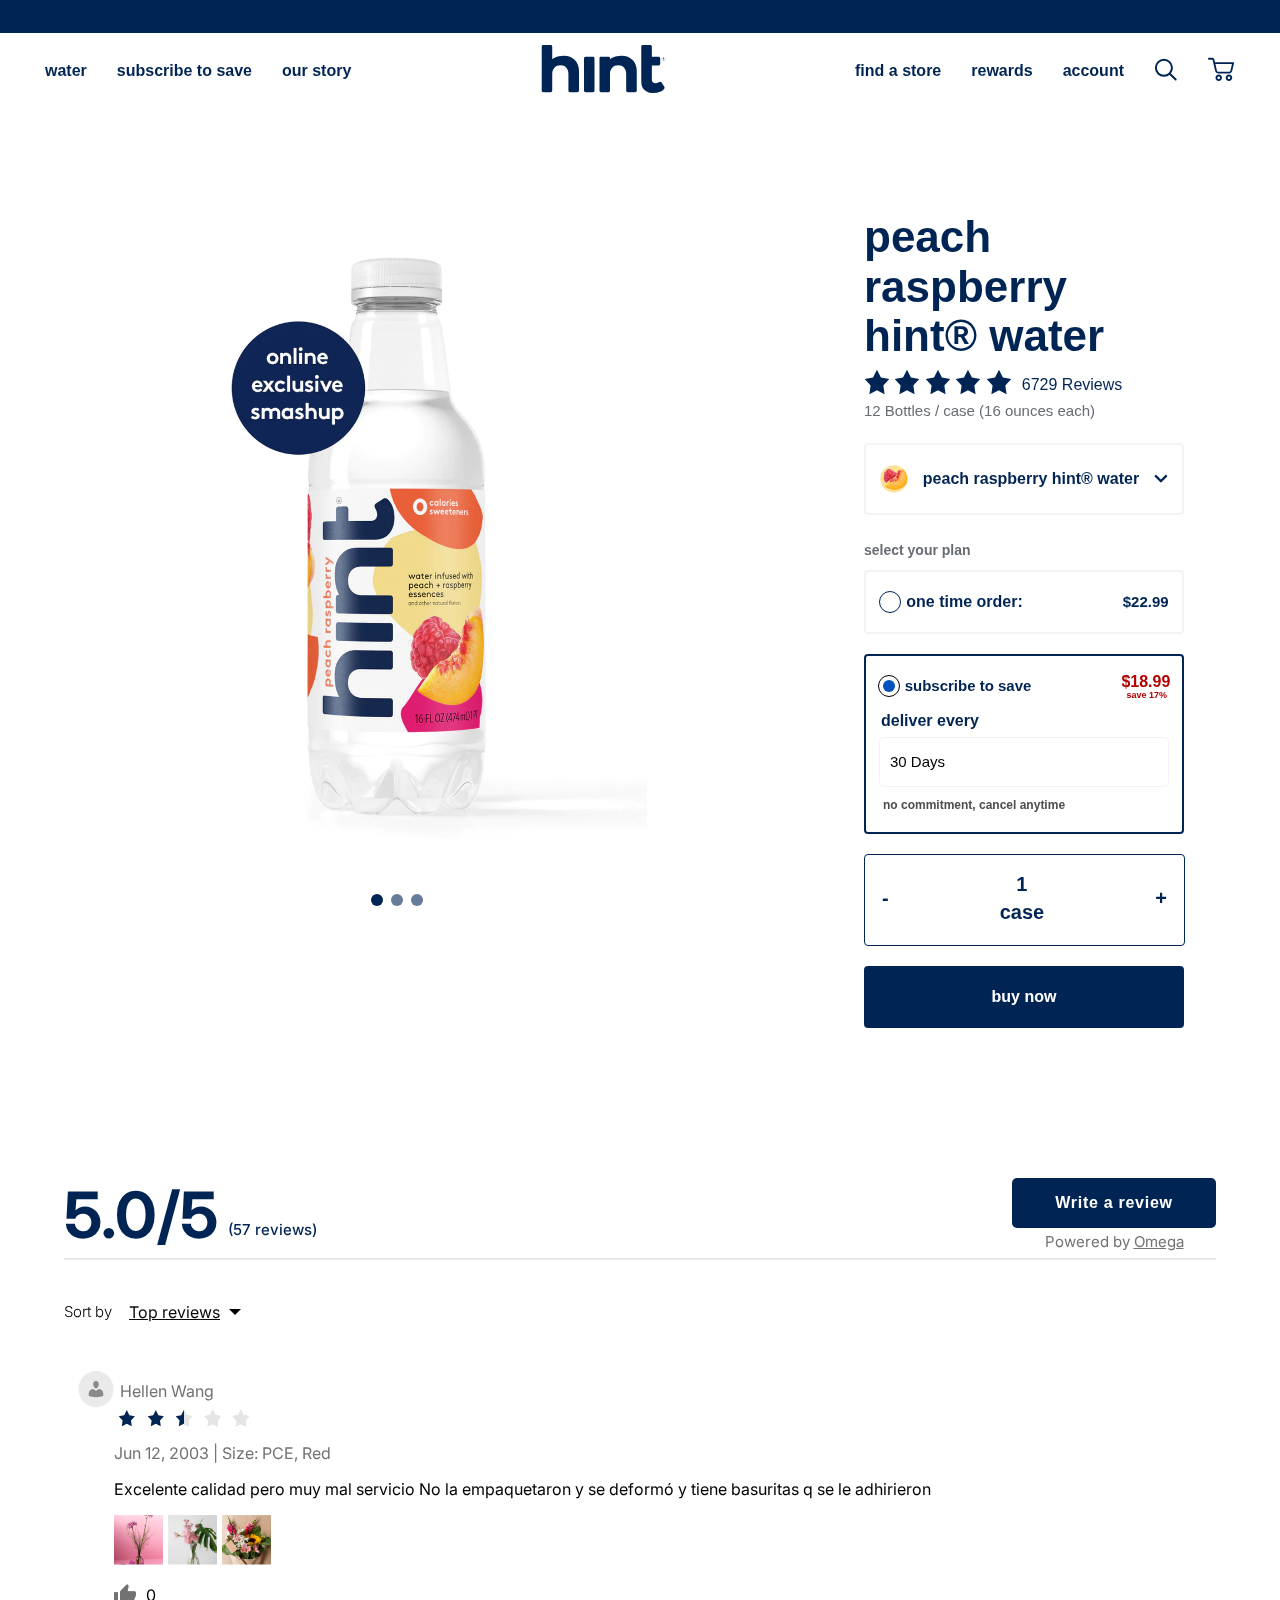
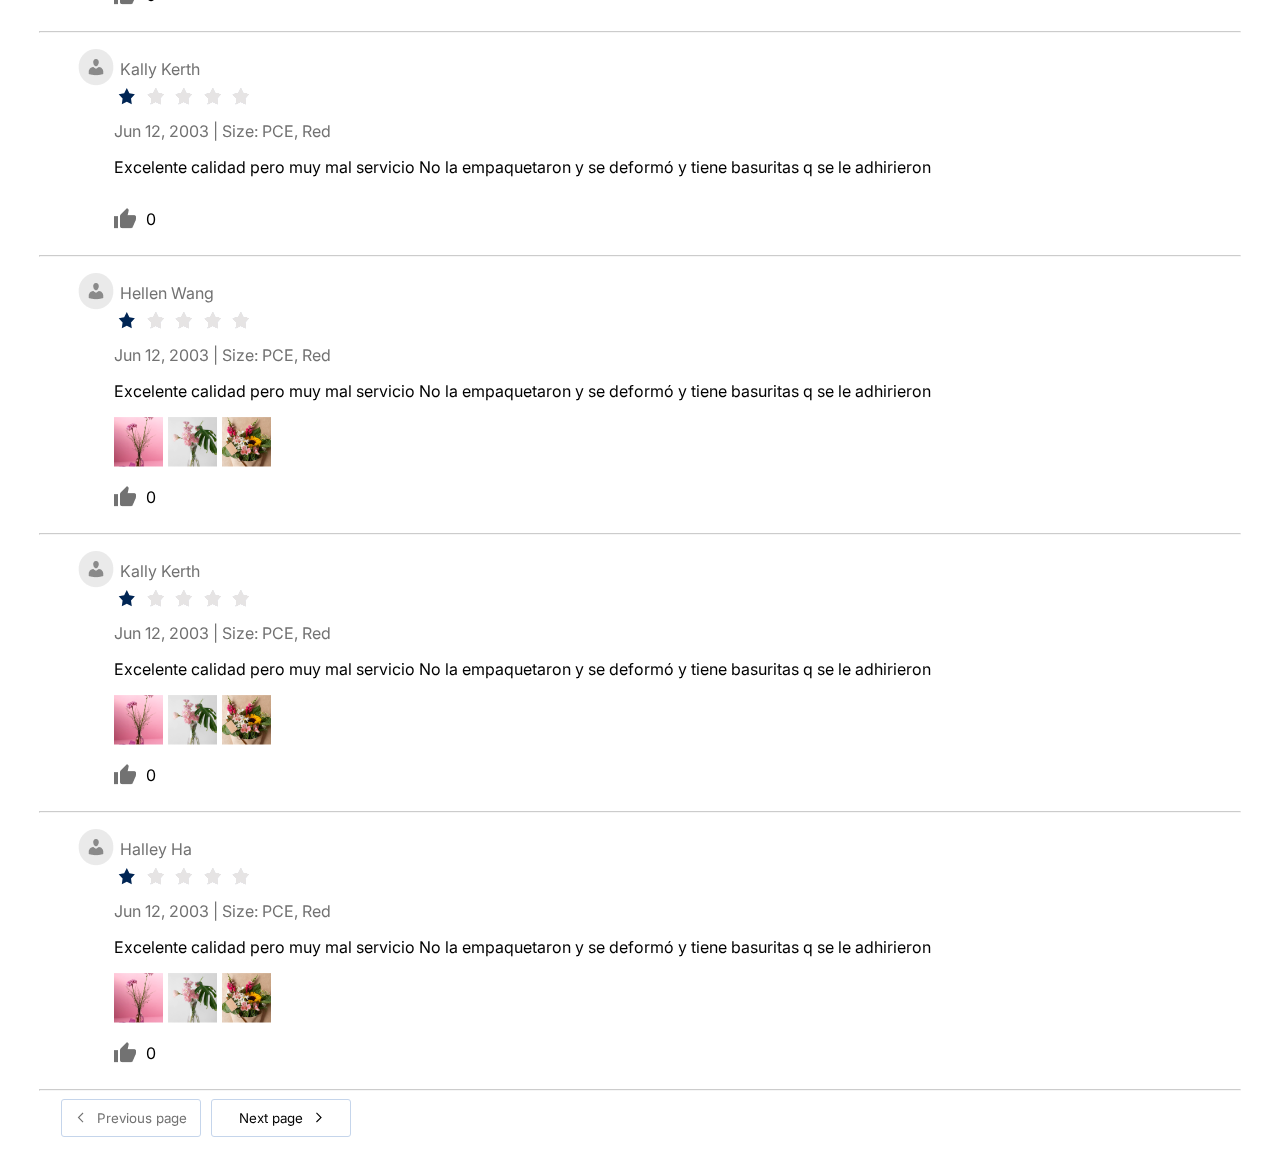
<file: screen_3/index.html>
<!DOCTYPE html>
<html lang="en">
  <head>
    <meta charset="UTF-8" />
    <meta name="viewport" content="width=device-width, initial-scale=1.0" />
    <title>Document</title>
    <link rel="stylesheet" href="index.css" />
    <link rel="preconnect" href="https://fonts.googleapis.com" />
    <link rel="preconnect" href="https://fonts.gstatic.com" crossorigin />
    <link
      href="https://fonts.googleapis.com/css2?family=Inter:wght@500;600;700&display=swap"
      rel="stylesheet"
    />
  </head>

  <body>
    <div class="landing-page">
      <div class="header">
        <div class="banner"></div>
        <div class="main-header">
          <nav class="nav-bar">
            <div id="menu-icon">☰</div>
            <div class="item-group">
              <div class="nav-item">water</div>
              <div class="nav-item">subscribe to save</div>
              <div class="nav-item">our story</div>
            </div>
            <div class="logo-store">
              <svg
                xmlns="http://www.w3.org/2000/svg"
                width="140"
                height="55"
                viewBox="0 0 140 55"
                fill="none"
              >
                <path
                  d="M35.4205 49.7415V32.8932C35.4205 30.3168 34.7162 28.252 33.3038 26.6951C31.8914 25.1381 29.9489 24.3596 27.469 24.3596C24.989 24.3596 22.9946 25.1492 21.4895 26.7284C19.9808 28.3076 19.2283 30.365 19.2283 32.8932V49.7415C19.2283 50.179 19.0689 50.5311 18.7538 50.798C18.435 51.0649 18.0606 51.1984 17.6231 51.1984H10.2573C9.81989 51.1984 9.4566 51.0538 9.16375 50.761C8.87089 50.4681 8.72632 50.1048 8.72632 49.6674V5.59105C8.72632 5.15363 8.87089 4.79034 9.16375 4.49749C9.4566 4.20463 9.81989 4.06006 10.2573 4.06006H17.6231C18.0606 4.06006 18.435 4.19351 18.7538 4.46042C19.0689 4.72732 19.2283 5.07949 19.2283 5.51691V18.1282C19.2283 18.1282 23.3468 14.6584 30.7534 14.6584C35.3723 14.6584 39.0682 16.119 41.841 19.0364C44.6139 21.9538 46.0003 25.6237 46.0003 30.0499V49.7415C46.0003 50.179 45.8409 50.5311 45.5258 50.798C45.2107 51.0649 44.8326 51.1984 44.3952 51.1984H37.0256C36.5882 51.1984 36.2101 51.0649 35.895 50.798C35.5762 50.5348 35.4205 50.1827 35.4205 49.7415Z"
                  fill="#002554"
                />
                <path
                  d="M93.1832 49.7413V32.893C93.1832 30.3166 92.4789 28.2518 91.0665 26.6949C89.6541 25.1379 87.7116 24.3594 85.2316 24.3594C82.7517 24.3594 80.7573 25.149 79.2522 26.7282C77.7435 28.3074 76.991 30.3648 76.991 32.893V49.7413C76.991 50.1788 76.8316 50.5309 76.5165 50.7978C76.1977 51.0647 75.8233 51.1982 75.3858 51.1982H68.02C67.5826 51.1982 67.2193 51.0536 66.9264 50.7608C66.6336 50.4679 66.489 50.1046 66.489 49.6672V17.1901C66.489 16.7527 66.6336 16.3894 66.9264 16.0965C67.2193 15.8037 67.5826 15.6591 68.02 15.6591H75.3858C75.8233 15.6591 76.1977 15.7925 76.5165 16.0595C76.8316 16.3264 76.991 16.6785 76.991 17.116V18.128C76.991 18.128 81.1095 14.6582 88.5161 14.6582C93.135 14.6582 96.8309 16.1188 99.6037 19.0362C102.377 21.9536 103.763 25.6235 103.763 30.0497V49.7413C103.763 50.1788 103.604 50.5309 103.288 50.7978C102.973 51.0647 102.595 51.1982 102.158 51.1982H94.792C94.3546 51.1982 93.9765 51.0647 93.6614 50.7978C93.3389 50.5346 93.1832 50.1825 93.1832 49.7413Z"
                  fill="#002554"
                />
                <path
                  d="M59.9646 51.2017H52.5988C52.1614 51.2017 51.7832 51.046 51.4681 50.7272C51.1531 50.4121 50.9937 50.034 50.9937 49.5966V17.2863C50.9937 16.8489 51.1493 16.4745 51.4681 16.1556C51.7832 15.8406 52.1614 15.6812 52.5988 15.6812H59.9646C60.402 15.6812 60.7653 15.8406 61.0582 16.1556C61.351 16.4707 61.4956 16.8489 61.4956 17.2863V49.5966C61.4956 50.034 61.351 50.4121 61.0582 50.7272C60.7653 51.046 60.402 51.2017 59.9646 51.2017Z"
                  fill="#002554"
                />
                <path
                  d="M108.271 40.6258V24.5077V15.6813V5.66129C108.271 5.17567 108.426 4.78643 108.745 4.49358C109.06 4.20073 109.438 4.05615 109.876 4.05615H117.316C117.705 4.05615 118.057 4.20073 118.372 4.49358C118.687 4.78643 118.847 5.17567 118.847 5.66129V15.6813H125.504C125.942 15.6813 126.331 15.8407 126.672 16.1558C127.013 16.4709 127.184 16.849 127.184 17.2865V22.9026C127.184 23.2918 127.013 23.6588 126.672 23.9962C126.331 24.3372 125.942 24.5077 125.504 24.5077H118.847V38.1458C118.847 39.7028 119.21 40.7704 119.94 41.3561C120.67 41.9381 121.497 42.2309 122.42 42.2309C123.391 42.2309 124.463 41.8899 125.63 41.2115C126.943 40.3848 127.94 40.4812 128.622 41.5044L131.176 45.5895C131.758 46.5125 131.688 47.3874 130.957 48.214C128.526 50.7422 125.026 52.0063 120.455 52.0063C117.052 52.0063 114.168 51.0573 111.811 49.163C109.449 47.265 108.271 44.4181 108.271 40.6258Z"
                  fill="#002554"
                />
                <path
                  d="M130.216 17.8942V18.7357H129.96V16.9526H130.583C130.746 16.9526 130.846 16.9897 130.928 17.0564C131.035 17.1417 131.102 17.2751 131.102 17.4234C131.102 17.5717 131.032 17.7015 130.928 17.7904C130.872 17.8349 130.809 17.8683 130.72 17.8831L131.358 18.732H131.05L130.416 17.8905H130.216V17.8942ZM130.572 17.6533C130.687 17.6533 130.746 17.6273 130.787 17.5865C130.828 17.5458 130.854 17.4864 130.854 17.4234C130.854 17.3604 130.828 17.3011 130.787 17.2603C130.746 17.2195 130.687 17.1936 130.572 17.1936H130.216V17.6533H130.572Z"
                  fill="#002554"
                />
                <path
                  d="M128.689 17.8423C128.689 16.7858 129.549 15.9258 130.605 15.9258C131.662 15.9258 132.522 16.7858 132.522 17.8423C132.522 18.8988 131.662 19.7588 130.605 19.7588C129.549 19.7588 128.689 18.8988 128.689 17.8423ZM132.329 17.8423C132.329 16.8933 131.558 16.1223 130.609 16.1223C129.66 16.1223 128.889 16.8933 128.889 17.8423C128.889 18.7913 129.66 19.5624 130.609 19.5624C131.554 19.5661 132.329 18.795 132.329 17.8423Z"
                  fill="#002554"
                />
              </svg>
            </div>
            <div class="item-group">
              <div class="nav-item">find a store</div>
              <div class="nav-item">rewards</div>
              <div class="nav-item">account</div>
              <div class="icon-search">
                <svg
                  xmlns="http://www.w3.org/2000/svg"
                  width="24"
                  height="24"
                  viewBox="0 0 24 24"
                  fill="none"
                >
                  <path
                    d="M9.91955 18.8274C14.3577 18.8274 17.9555 15.2295 17.9555 10.7914C17.9555 6.35321 14.3577 2.75537 9.91955 2.75537C5.48138 2.75537 1.88354 6.35321 1.88354 10.7914C1.88354 15.2295 5.48138 18.8274 9.91955 18.8274Z"
                    stroke="#002554"
                    stroke-width="2"
                  />
                  <path
                    d="M16.0667 16.9385L21.6775 22.5494"
                    stroke="#002554"
                    stroke-width="2"
                    stroke-linecap="round"
                  />
                </svg>
              </div>
              <div class="icon-cart">
                <svg
                  xmlns="http://www.w3.org/2000/svg"
                  width="27"
                  height="26"
                  viewBox="0 0 27 26"
                  fill="none"
                >
                  <path
                    d="M24.2054 21.7558C24.2054 19.9609 22.7503 18.5058 20.9554 18.5058C19.1604 18.5058 17.7054 19.9609 17.7054 21.7558C17.7054 23.5507 19.1604 25.0058 20.9554 25.0058C22.7503 25.0058 24.2054 23.5507 24.2054 21.7558ZM19.6814 21.7558C19.6814 21.0378 20.2634 20.4558 20.9814 20.4558C21.6993 20.4558 22.2814 21.0378 22.2814 21.7558C22.2814 22.4738 21.6993 23.0558 20.9814 23.0558C20.2634 23.0558 19.6814 22.4738 19.6814 21.7558ZM25.1334 6.13965H7.00055L6.38274 3.51726C6.14975 2.50496 5.27963 1.79114 4.27908 1.7915H0.989221C0.477407 1.7915 0.0625 2.22315 0.0625 2.75562C0.0625 3.28808 0.477407 3.71973 0.989221 3.71973H4.29453C4.44084 3.71566 4.56982 3.81898 4.60343 3.96718L7.0994 14.8649C7.46531 16.4556 8.83245 17.5775 10.4047 17.5772H20.9446C22.5146 17.5746 23.8784 16.4533 24.2437 14.8649L26.0354 7.33514C26.1038 7.04749 26.0412 6.74312 25.8657 6.50973C25.6902 6.27635 25.4213 6.13987 25.1365 6.13965H25.1334ZM22.4459 14.4117C22.2756 15.1286 21.6575 15.6324 20.9477 15.6329H10.4047C9.69013 15.6324 9.0692 15.122 8.90342 14.3989L7.44538 8.06787H23.9503L22.4459 14.4117ZM10.7411 25.0058C12.536 25.0058 13.9911 23.5507 13.9911 21.7558C13.9911 19.9609 12.536 18.5058 10.7411 18.5058C8.94615 18.5058 7.49107 19.9609 7.49107 21.7558C7.49107 23.5507 8.94615 25.0058 10.7411 25.0058ZM10.7411 20.4818C11.459 20.4818 12.0411 21.0638 12.0411 21.7818C12.0411 22.4998 11.459 23.0818 10.7411 23.0818C10.0231 23.0818 9.44107 22.4998 9.44107 21.7818C9.44107 21.0638 10.0231 20.4818 10.7411 20.4818Z"
                    fill="#002554"
                  />
                </svg>
              </div>
            </div>
          </nav>
        </div>
      </div>
      <div class="content-store">
        <div class="product">
          <div class="slide-product">
            <div class="image-product"></div>
            <div class="btn-group">
              <button class="btn-slide active"></button>
              <button class="btn-slide"></button>
              <button class="btn-slide"></button>
            </div>
          </div>
        </div>
        <div class="buy-now">
          <div class="title-product">peach raspberry hint® water</div>
          <div class="review-rating-product">
            <div class="rating-product">
              <svg
                xmlns="http://www.w3.org/2000/svg"
                width="26"
                height="26"
                viewBox="0 0 26 26"
                fill="none"
              >
                <path
                  d="M12.9755 0.754883L16.9224 8.57558L25.2566 10.0832L19.3617 16.4242L20.5656 25.1766L12.9755 21.2749L5.38545 25.1766L6.58941 16.4242L0.69451 10.0832L9.02869 8.57558L12.9755 0.754883Z"
                  fill="#002554"
                />
              </svg>
              <svg
                xmlns="http://www.w3.org/2000/svg"
                width="26"
                height="26"
                viewBox="0 0 26 26"
                fill="none"
              >
                <path
                  d="M12.9755 0.754883L16.9224 8.57558L25.2566 10.0832L19.3617 16.4242L20.5656 25.1766L12.9755 21.2749L5.38545 25.1766L6.58941 16.4242L0.69451 10.0832L9.02869 8.57558L12.9755 0.754883Z"
                  fill="#002554"
                />
              </svg>
              <svg
                xmlns="http://www.w3.org/2000/svg"
                width="26"
                height="26"
                viewBox="0 0 26 26"
                fill="none"
              >
                <path
                  d="M12.9755 0.754883L16.9224 8.57558L25.2566 10.0832L19.3617 16.4242L20.5656 25.1766L12.9755 21.2749L5.38545 25.1766L6.58941 16.4242L0.69451 10.0832L9.02869 8.57558L12.9755 0.754883Z"
                  fill="#002554"
                />
              </svg>
              <svg
                xmlns="http://www.w3.org/2000/svg"
                width="26"
                height="26"
                viewBox="0 0 26 26"
                fill="none"
              >
                <path
                  d="M12.9755 0.754883L16.9224 8.57558L25.2566 10.0832L19.3617 16.4242L20.5656 25.1766L12.9755 21.2749L5.38545 25.1766L6.58941 16.4242L0.69451 10.0832L9.02869 8.57558L12.9755 0.754883Z"
                  fill="#002554"
                />
              </svg>
              <svg
                xmlns="http://www.w3.org/2000/svg"
                width="26"
                height="26"
                viewBox="0 0 26 26"
                fill="none"
              >
                <path
                  d="M12.9755 0.754883L16.9224 8.57558L25.2566 10.0832L19.3617 16.4242L20.5656 25.1766L12.9755 21.2749L5.38545 25.1766L6.58941 16.4242L0.69451 10.0832L9.02869 8.57558L12.9755 0.754883Z"
                  fill="#002554"
                />
              </svg>
            </div>
            <div class="reviews-product">6729 Reviews</div>
          </div>
          <div class="description-product">
            12 Bottles / case (16 ounces each)
          </div>
          <div class="select-product">
            <div class="logo-select"></div>
            <div class="title-select">peach raspberry hint® water</div>
            <svg
              xmlns="http://www.w3.org/2000/svg"
              width="14"
              height="16"
              viewBox="0 0 14 16"
              fill="none"
            >
              <path
                d="M6.40617 11.2765L0.768854 5.63915C0.496971 5.36727 0.496971 4.92647 0.768854 4.65462L1.42636 3.99712C1.69777 3.7257 2.13767 3.72518 2.40972 3.99596L6.89845 8.46365L11.3871 3.99596C11.6592 3.72518 12.0991 3.7257 12.3705 3.99712L13.028 4.65462C13.2999 4.9265 13.2999 5.36729 13.028 5.63915L7.39072 11.2765C7.11884 11.5483 6.67805 11.5483 6.40617 11.2765Z"
                fill="#002554"
              />
            </svg>
          </div>
          <div class="select-plan">
            <div class="title-select-plan">select your plan</div>
            <div class="option-1">
              <div class="wrapper-title-option-1">
                <label class="label-circle"></label>
                <div class="title-option-1">one time order:</div>
              </div>
              <div class="price-option-1">$22.99</div>
            </div>
            <div class="option-2">
              <div class="header-option-2">
                <div class="wrapper-title-option-2">
                  <label class="label-circle-2">
                    <span></span>
                  </label>
                  <div class="title-option-2">subscribe to save</div>
                </div>
                <div class="wrapper-price-option-2">
                  <div class="price-main">$18.99</div>
                  <div class="price-save">save 17%</div>
                </div>
              </div>
              <div class="deliver-every">Deliver every</div>
              <div class="content-option-2">30 Days</div>
              <div class="footer-option-2">no commitment, cancel anytime</div>
            </div>
            <div class="quantily">
              <div class="btn-decrement">-</div>
              <div class="nummer-quantily">
                <div>1</div>
                <div>case</div>
              </div>
              <div class="btn-increment">+</div>
            </div>
            <div class="btn-buy-now">buy now</div>
          </div>
        </div>
      </div>
      <div class="review-store">
        <div class="header-review">
          <div class="review-statistics">
            <div class="star-reviews">
              <div class="number-star-review">5.0/5</div>
              <div class="wrapper-rate-review">
                <span class="total-review"> (57 reviews)</span>
              </div>
            </div>
            <div class="rate-review">
              <div class="rate-review-item"></div>
              <div class="rate-review-item-photo-video"></div>
            </div>
          </div>
          <div class="write-review">
            <div
              class="btn-write-review"
              onclick="showModalReview()"
              data-modal-target="modal1"
            >
              Write a review
            </div>
            <div class="powered">
              Powered by <span class="link-omega">Omega</span>
            </div>
          </div>
        </div>
        <div class="line-header-review"></div>
        <div class="sort-review">
          <div class="sort-by">
            <label class="lable-sort" for="sort-by">Sort by</label>
            <div class="custom-select">
              <select class="select-sort-by" name="sort-by" id="sort-by">
                <option value="top-reviews">Top reviews</option>
                <option value="newest-reviews">Newest reviews</option>
              </select>
            </div>
          </div>
          <div class="filter-by"></div>
        </div>
      </div>

      <div class="modal" id="modal1">
        <div class="modal-content">
          <span class="modal-close">&times;</span>
          <h1 style="margin-bottom: 0">Write a review</h1>

          <div class="rating">
            <div>
              <span class="pick_star" data-value="1">&#9733;</span>
              <p>5</p>
            </div>
            <div>
              <span class="pick_star" data-value="2">&#9733;</span>
              <p>4</p>
            </div>
            <div>
              <span class="pick_star" data-value="3">&#9733;</span>
              <p>3</p>
            </div>
            <div>
              <span class="pick_star" data-value="4">&#9733;</span>
              <p>2</p>
            </div>
            <div>
              <span class="pick_star" data-value="5">&#9733;</span>
              <p>1</p>
            </div>
          </div>

          <div class="review_infor">
            <div>
              <div class="input-block">
                <input
                  type="text"
                  name="input-text"
                  id="input_name"
                  required
                  spellcheck="false"
                />
                <span class="placeholder"> Your name </span>
              </div>
            </div>
            <div>
              <div class="input-block">
                <input
                  type="email"
                  name="input-text"
                  id="input_email"
                  required
                  spellcheck="false"
                />
                <span class="placeholder"> Your email </span>
              </div>
            </div>
          </div>
          <div class="review_write_content input-block">
            <textarea id="input_desc" rows="5" cols="74"></textarea>
            <span class="placeholder_textarea"> Review Content </span>
          </div>
          <div class="upload_image">
            <svg
              width="16"
              height="16"
              viewBox="0 0 16 16"
              fill="none"
              xmlns="http://www.w3.org/2000/svg"
            >
              <path
                d="M7 12V3.85L4.4 6.45L3 5L8 0L13 5L11.6 6.45L9 3.85V12H7ZM2 16C1.45 16 0.979002 15.804 0.587002 15.412C0.195002 15.02 -0.000664969 14.5493 1.69779e-06 14V11H2V14H14V11H16V14C16 14.55 15.804 15.021 15.412 15.413C15.02 15.805 14.5493 16.0007 14 16H2Z"
                fill="#949494"
              />
            </svg>
            <p>Upload photo reviews</p>
            <input id="input_file" type="file" multiple="multiple" hidden />
          </div>
          <div
            id="preview_container"
            style="display: flex"
            class="input-block"
          ></div>
          <div class="modal__footer">
            <button
              id="submit"
              onclick="handleSubmitReview()"
              class="submit_content"
              disabled
              data-modal-target="modal2"
            >
              Submit
            </button>
            <p class="inline_err" id="inline_err">! Missing fields</p>
          </div>
        </div>
      </div>

      <div class="modal modal_thankyou" id="modal2">
        <div class="modal-content">
          <span class="modal-close">&times;</span>
          <h1 style="margin: 0">Thank you</h1>
          <p style="color: #818181">Your review was submitted!</p>
        </div>
      </div>
      <div class="list-review">
        <div class="list-review-user">
          <img src="./img/user.png" alt="user" />
          <div class="user">
            <p class="user-name">Hellen Wang</p>

            <div class="stars-2">
              <svg
                xmlns="http://www.w3.org/2000/svg"
                width="17"
                height="17"
                viewBox="0 0 17 17"
                fill="none"
              >
                <path
                  d="M8.5 0L11.098 5.2138L16.584 6.21885L12.7037 10.4462L13.4962 16.2812L8.5 13.68L3.50383 16.2812L4.29633 10.4462L0.416019 6.21885L5.90199 5.2138L8.5 0Z"
                  fill="#002554"
                />
              </svg>
              <svg
                xmlns="http://www.w3.org/2000/svg"
                width="17"
                height="17"
                viewBox="0 0 17 17"
                fill="none"
              >
                <path
                  d="M8.5 0L11.098 5.2138L16.584 6.21885L12.7037 10.4462L13.4962 16.2812L8.5 13.68L3.50383 16.2812L4.29633 10.4462L0.416019 6.21885L5.90199 5.2138L8.5 0Z"
                  fill="#002554"
                />
              </svg>
              <svg
                xmlns="http://www.w3.org/2000/svg"
                width="17"
                height="17"
                viewBox="0 0 17 17"
                fill="none"
              >
                <path
                  d="M8.5 0L11.098 5.2138L16.584 6.21885L12.7037 10.4462L13.4962 16.2812L8.5 13.68L3.50383 16.2812L4.29633 10.4462L0.416019 6.21885L5.90199 5.2138L8.5 0Z"
                  fill="#002554"
                />
              </svg>
              <svg
                xmlns="http://www.w3.org/2000/svg"
                width="17"
                height="17"
                viewBox="0 0 17 17"
                fill="none"
              >
                <path
                  d="M8.5 0L11.098 5.2138L16.584 6.21885L12.7037 10.4462L13.4962 16.2812L8.5 13.68L3.50383 16.2812L4.29633 10.4462L0.416019 6.21885L5.90199 5.2138L8.5 0Z"
                  fill="#002554"
                />
              </svg>
              <svg
                xmlns="http://www.w3.org/2000/svg"
                width="17"
                height="17"
                viewBox="0 0 17 17"
                fill="none"
              >
                <path
                  d="M8.5 0L11.098 5.2138L16.584 6.21885L12.7037 10.4462L13.4962 16.2812L8.5 13.68L3.50383 16.2812L4.29633 10.4462L0.416019 6.21885L5.90199 5.2138L8.5 0Z"
                  fill="#002554"
                />
              </svg>

              <div class="cover2" style="width: 50%"></div>
            </div>
            <p class="user-time">Jun 12, 2003 | Size: PCE, Red</p>
            <p class="user-comment">
              Excelente calidad pero muy mal servicio No la empaquetaron y se
              deformó y tiene basuritas q se le adhirieron
            </p>
            <div class="user-img">
              <img src="./img/img-flower-1.png" alt="img-flower" />
              <img src="./img/img-flower-2.png" alt="img-flower" />
              <img src="./img/img-flower-3.png" alt="img-flower" />
            </div>
            <div class="user-vote">
              <img src="./img/icon_like.png" alt="icon_like" />
              <p class="user-vote_number">0</p>
            </div>
          </div>
        </div>
        <hr class="hr" />
        <div class="list-review-user">
          <img src="./img/user.png" alt="user" />
          <div class="user">
            <p class="user-name">Kally Kerth</p>

            <div class="stars-2">
              <svg
                xmlns="http://www.w3.org/2000/svg"
                width="17"
                height="17"
                viewBox="0 0 17 17"
                fill="none"
              >
                <path
                  d="M8.5 0L11.098 5.2138L16.584 6.21885L12.7037 10.4462L13.4962 16.2812L8.5 13.68L3.50383 16.2812L4.29633 10.4462L0.416019 6.21885L5.90199 5.2138L8.5 0Z"
                  fill="#002554"
                />
              </svg>
              <svg
                xmlns="http://www.w3.org/2000/svg"
                width="17"
                height="17"
                viewBox="0 0 17 17"
                fill="none"
              >
                <path
                  d="M8.5 0L11.098 5.2138L16.584 6.21885L12.7037 10.4462L13.4962 16.2812L8.5 13.68L3.50383 16.2812L4.29633 10.4462L0.416019 6.21885L5.90199 5.2138L8.5 0Z"
                  fill="#002554"
                />
              </svg>
              <svg
                xmlns="http://www.w3.org/2000/svg"
                width="17"
                height="17"
                viewBox="0 0 17 17"
                fill="none"
              >
                <path
                  d="M8.5 0L11.098 5.2138L16.584 6.21885L12.7037 10.4462L13.4962 16.2812L8.5 13.68L3.50383 16.2812L4.29633 10.4462L0.416019 6.21885L5.90199 5.2138L8.5 0Z"
                  fill="#002554"
                />
              </svg>
              <svg
                xmlns="http://www.w3.org/2000/svg"
                width="17"
                height="17"
                viewBox="0 0 17 17"
                fill="none"
              >
                <path
                  d="M8.5 0L11.098 5.2138L16.584 6.21885L12.7037 10.4462L13.4962 16.2812L8.5 13.68L3.50383 16.2812L4.29633 10.4462L0.416019 6.21885L5.90199 5.2138L8.5 0Z"
                  fill="#002554"
                />
              </svg>
              <svg
                xmlns="http://www.w3.org/2000/svg"
                width="17"
                height="17"
                viewBox="0 0 17 17"
                fill="none"
              >
                <path
                  d="M8.5 0L11.098 5.2138L16.584 6.21885L12.7037 10.4462L13.4962 16.2812L8.5 13.68L3.50383 16.2812L4.29633 10.4462L0.416019 6.21885L5.90199 5.2138L8.5 0Z"
                  fill="#002554"
                />
              </svg>

              <div class="cover2" style="width: 80%"></div>
            </div>
            <p class="user-time">Jun 12, 2003 | Size: PCE, Red</p>
            <p class="user-comment">
              Excelente calidad pero muy mal servicio No la empaquetaron y se
              deformó y tiene basuritas q se le adhirieron
            </p>
            <div class="user-vote">
              <img src="./img/icon_like.png" alt="icon_like" />
              <p class="user-vote_number">0</p>
            </div>
          </div>
        </div>
        <hr class="hr" />
        <div class="list-review-user">
          <img src="./img/user.png" alt="user" />
          <div class="user">
            <p class="user-name">Hellen Wang</p>

            <div class="stars-2">
              <svg
                xmlns="http://www.w3.org/2000/svg"
                width="17"
                height="17"
                viewBox="0 0 17 17"
                fill="none"
              >
                <path
                  d="M8.5 0L11.098 5.2138L16.584 6.21885L12.7037 10.4462L13.4962 16.2812L8.5 13.68L3.50383 16.2812L4.29633 10.4462L0.416019 6.21885L5.90199 5.2138L8.5 0Z"
                  fill="#002554"
                />
              </svg>
              <svg
                xmlns="http://www.w3.org/2000/svg"
                width="17"
                height="17"
                viewBox="0 0 17 17"
                fill="none"
              >
                <path
                  d="M8.5 0L11.098 5.2138L16.584 6.21885L12.7037 10.4462L13.4962 16.2812L8.5 13.68L3.50383 16.2812L4.29633 10.4462L0.416019 6.21885L5.90199 5.2138L8.5 0Z"
                  fill="#002554"
                />
              </svg>
              <svg
                xmlns="http://www.w3.org/2000/svg"
                width="17"
                height="17"
                viewBox="0 0 17 17"
                fill="none"
              >
                <path
                  d="M8.5 0L11.098 5.2138L16.584 6.21885L12.7037 10.4462L13.4962 16.2812L8.5 13.68L3.50383 16.2812L4.29633 10.4462L0.416019 6.21885L5.90199 5.2138L8.5 0Z"
                  fill="#002554"
                />
              </svg>
              <svg
                xmlns="http://www.w3.org/2000/svg"
                width="17"
                height="17"
                viewBox="0 0 17 17"
                fill="none"
              >
                <path
                  d="M8.5 0L11.098 5.2138L16.584 6.21885L12.7037 10.4462L13.4962 16.2812L8.5 13.68L3.50383 16.2812L4.29633 10.4462L0.416019 6.21885L5.90199 5.2138L8.5 0Z"
                  fill="#002554"
                />
              </svg>
              <svg
                xmlns="http://www.w3.org/2000/svg"
                width="17"
                height="17"
                viewBox="0 0 17 17"
                fill="none"
              >
                <path
                  d="M8.5 0L11.098 5.2138L16.584 6.21885L12.7037 10.4462L13.4962 16.2812L8.5 13.68L3.50383 16.2812L4.29633 10.4462L0.416019 6.21885L5.90199 5.2138L8.5 0Z"
                  fill="#002554"
                />
              </svg>

              <div class="cover2" style="width: 80%"></div>
            </div>
            <p class="user-time">Jun 12, 2003 | Size: PCE, Red</p>
            <p class="user-comment">
              Excelente calidad pero muy mal servicio No la empaquetaron y se
              deformó y tiene basuritas q se le adhirieron
            </p>
            <div class="user-img">
              <img src="./img/img-flower-1.png" alt="img-flower" />
              <img src="./img/img-flower-2.png" alt="img-flower" />
              <img src="./img/img-flower-3.png" alt="img-flower" />
            </div>
            <div class="user-vote">
              <img src="./img/icon_like.png" alt="icon_like" />
              <p class="user-vote_number">0</p>
            </div>
          </div>
        </div>
        <hr class="hr" />
        <div class="list-review-user">
          <img src="./img/user.png" alt="user" />
          <div class="user">
            <p class="user-name">Kally Kerth</p>

            <div class="stars-2">
              <svg
                xmlns="http://www.w3.org/2000/svg"
                width="17"
                height="17"
                viewBox="0 0 17 17"
                fill="none"
              >
                <path
                  d="M8.5 0L11.098 5.2138L16.584 6.21885L12.7037 10.4462L13.4962 16.2812L8.5 13.68L3.50383 16.2812L4.29633 10.4462L0.416019 6.21885L5.90199 5.2138L8.5 0Z"
                  fill="#002554"
                />
              </svg>
              <svg
                xmlns="http://www.w3.org/2000/svg"
                width="17"
                height="17"
                viewBox="0 0 17 17"
                fill="none"
              >
                <path
                  d="M8.5 0L11.098 5.2138L16.584 6.21885L12.7037 10.4462L13.4962 16.2812L8.5 13.68L3.50383 16.2812L4.29633 10.4462L0.416019 6.21885L5.90199 5.2138L8.5 0Z"
                  fill="#002554"
                />
              </svg>
              <svg
                xmlns="http://www.w3.org/2000/svg"
                width="17"
                height="17"
                viewBox="0 0 17 17"
                fill="none"
              >
                <path
                  d="M8.5 0L11.098 5.2138L16.584 6.21885L12.7037 10.4462L13.4962 16.2812L8.5 13.68L3.50383 16.2812L4.29633 10.4462L0.416019 6.21885L5.90199 5.2138L8.5 0Z"
                  fill="#002554"
                />
              </svg>
              <svg
                xmlns="http://www.w3.org/2000/svg"
                width="17"
                height="17"
                viewBox="0 0 17 17"
                fill="none"
              >
                <path
                  d="M8.5 0L11.098 5.2138L16.584 6.21885L12.7037 10.4462L13.4962 16.2812L8.5 13.68L3.50383 16.2812L4.29633 10.4462L0.416019 6.21885L5.90199 5.2138L8.5 0Z"
                  fill="#002554"
                />
              </svg>
              <svg
                xmlns="http://www.w3.org/2000/svg"
                width="17"
                height="17"
                viewBox="0 0 17 17"
                fill="none"
              >
                <path
                  d="M8.5 0L11.098 5.2138L16.584 6.21885L12.7037 10.4462L13.4962 16.2812L8.5 13.68L3.50383 16.2812L4.29633 10.4462L0.416019 6.21885L5.90199 5.2138L8.5 0Z"
                  fill="#002554"
                />
              </svg>

              <div class="cover2" style="width: 80%"></div>
            </div>
            <p class="user-time">Jun 12, 2003 | Size: PCE, Red</p>
            <p class="user-comment">
              Excelente calidad pero muy mal servicio No la empaquetaron y se
              deformó y tiene basuritas q se le adhirieron
            </p>
            <div class="user-img">
              <img src="./img/img-flower-1.png" alt="img-flower" />
              <img src="./img/img-flower-2.png" alt="img-flower" />
              <img src="./img/img-flower-3.png" alt="img-flower" />
            </div>
            <div class="user-vote">
              <img src="./img/icon_like.png" alt="icon_like" />
              <p class="user-vote_number">0</p>
            </div>
          </div>
        </div>
        <hr class="hr" />
        <div class="list-review-user">
          <img src="./img/user.png" alt="user" />
          <div class="user">
            <p class="user-name">Halley Ha</p>

            <div class="stars-2">
              <svg
                xmlns="http://www.w3.org/2000/svg"
                width="17"
                height="17"
                viewBox="0 0 17 17"
                fill="none"
              >
                <path
                  d="M8.5 0L11.098 5.2138L16.584 6.21885L12.7037 10.4462L13.4962 16.2812L8.5 13.68L3.50383 16.2812L4.29633 10.4462L0.416019 6.21885L5.90199 5.2138L8.5 0Z"
                  fill="#002554"
                />
              </svg>
              <svg
                xmlns="http://www.w3.org/2000/svg"
                width="17"
                height="17"
                viewBox="0 0 17 17"
                fill="none"
              >
                <path
                  d="M8.5 0L11.098 5.2138L16.584 6.21885L12.7037 10.4462L13.4962 16.2812L8.5 13.68L3.50383 16.2812L4.29633 10.4462L0.416019 6.21885L5.90199 5.2138L8.5 0Z"
                  fill="#002554"
                />
              </svg>
              <svg
                xmlns="http://www.w3.org/2000/svg"
                width="17"
                height="17"
                viewBox="0 0 17 17"
                fill="none"
              >
                <path
                  d="M8.5 0L11.098 5.2138L16.584 6.21885L12.7037 10.4462L13.4962 16.2812L8.5 13.68L3.50383 16.2812L4.29633 10.4462L0.416019 6.21885L5.90199 5.2138L8.5 0Z"
                  fill="#002554"
                />
              </svg>
              <svg
                xmlns="http://www.w3.org/2000/svg"
                width="17"
                height="17"
                viewBox="0 0 17 17"
                fill="none"
              >
                <path
                  d="M8.5 0L11.098 5.2138L16.584 6.21885L12.7037 10.4462L13.4962 16.2812L8.5 13.68L3.50383 16.2812L4.29633 10.4462L0.416019 6.21885L5.90199 5.2138L8.5 0Z"
                  fill="#002554"
                />
              </svg>
              <svg
                xmlns="http://www.w3.org/2000/svg"
                width="17"
                height="17"
                viewBox="0 0 17 17"
                fill="none"
              >
                <path
                  d="M8.5 0L11.098 5.2138L16.584 6.21885L12.7037 10.4462L13.4962 16.2812L8.5 13.68L3.50383 16.2812L4.29633 10.4462L0.416019 6.21885L5.90199 5.2138L8.5 0Z"
                  fill="#002554"
                />
              </svg>

              <div class="cover2" style="width: 80%"></div>
            </div>
            <p class="user-time">Jun 12, 2003 | Size: PCE, Red</p>
            <p class="user-comment">
              Excelente calidad pero muy mal servicio No la empaquetaron y se
              deformó y tiene basuritas q se le adhirieron
            </p>
            <div class="user-img">
              <img src="./img/img-flower-1.png" alt="img-flower" />
              <img src="./img/img-flower-2.png" alt="img-flower" />
              <img src="./img/img-flower-3.png" alt="img-flower" />
            </div>
            <div class="user-vote">
              <img src="./img/icon_like.png" alt="icon_like" />
              <p class="user-vote_number">0</p>
            </div>
          </div>
        </div>
        <hr class="hr" />
      </div>
      <div class="list-review">
        <div class="list-review-user">
          <img src="./img/user.png" alt="user" />
          <div class="user">
            <p class="user-name">Hellen Wang 2</p>

            <div class="stars-2">
              <svg
                xmlns="http://www.w3.org/2000/svg"
                width="17"
                height="17"
                viewBox="0 0 17 17"
                fill="none"
              >
                <path
                  d="M8.5 0L11.098 5.2138L16.584 6.21885L12.7037 10.4462L13.4962 16.2812L8.5 13.68L3.50383 16.2812L4.29633 10.4462L0.416019 6.21885L5.90199 5.2138L8.5 0Z"
                  fill="#002554"
                />
              </svg>
              <svg
                xmlns="http://www.w3.org/2000/svg"
                width="17"
                height="17"
                viewBox="0 0 17 17"
                fill="none"
              >
                <path
                  d="M8.5 0L11.098 5.2138L16.584 6.21885L12.7037 10.4462L13.4962 16.2812L8.5 13.68L3.50383 16.2812L4.29633 10.4462L0.416019 6.21885L5.90199 5.2138L8.5 0Z"
                  fill="#002554"
                />
              </svg>
              <svg
                xmlns="http://www.w3.org/2000/svg"
                width="17"
                height="17"
                viewBox="0 0 17 17"
                fill="none"
              >
                <path
                  d="M8.5 0L11.098 5.2138L16.584 6.21885L12.7037 10.4462L13.4962 16.2812L8.5 13.68L3.50383 16.2812L4.29633 10.4462L0.416019 6.21885L5.90199 5.2138L8.5 0Z"
                  fill="#002554"
                />
              </svg>
              <svg
                xmlns="http://www.w3.org/2000/svg"
                width="17"
                height="17"
                viewBox="0 0 17 17"
                fill="none"
              >
                <path
                  d="M8.5 0L11.098 5.2138L16.584 6.21885L12.7037 10.4462L13.4962 16.2812L8.5 13.68L3.50383 16.2812L4.29633 10.4462L0.416019 6.21885L5.90199 5.2138L8.5 0Z"
                  fill="#002554"
                />
              </svg>
              <svg
                xmlns="http://www.w3.org/2000/svg"
                width="17"
                height="17"
                viewBox="0 0 17 17"
                fill="none"
              >
                <path
                  d="M8.5 0L11.098 5.2138L16.584 6.21885L12.7037 10.4462L13.4962 16.2812L8.5 13.68L3.50383 16.2812L4.29633 10.4462L0.416019 6.21885L5.90199 5.2138L8.5 0Z"
                  fill="#002554"
                />
              </svg>

              <div class="cover" style="width: 80%"></div>
            </div>

            <p class="user-time">Jun 12, 2003 | Size: PCE, Red</p>
            <p class="user-comment">
              Excelente calidad pero muy mal servicio No la empaquetaron y se
              deformó y tiene basuritas q se le adhirieron
            </p>
            <div class="user-img">
              <img src="./img/img-flower-1.png" alt="img-flower" />
              <img src="./img/img-flower-2.png" alt="img-flower" />
              <img src="./img/img-flower-3.png" alt="img-flower" />
            </div>
            <div class="user-vote">
              <img src="./img/icon_like.png" alt="icon_like" />
              <p class="user-vote_number">0</p>
            </div>
          </div>
        </div>
        <hr class="hr" />
        <div class="list-review-user">
          <img src="./img/user.png" alt="user" />
          <div class="user">
            <p class="user-name">Kally Kerth</p>

            <div class="stars-2">
              <svg
                xmlns="http://www.w3.org/2000/svg"
                width="17"
                height="17"
                viewBox="0 0 17 17"
                fill="none"
              >
                <path
                  d="M8.5 0L11.098 5.2138L16.584 6.21885L12.7037 10.4462L13.4962 16.2812L8.5 13.68L3.50383 16.2812L4.29633 10.4462L0.416019 6.21885L5.90199 5.2138L8.5 0Z"
                  fill="#002554"
                />
              </svg>
              <svg
                xmlns="http://www.w3.org/2000/svg"
                width="17"
                height="17"
                viewBox="0 0 17 17"
                fill="none"
              >
                <path
                  d="M8.5 0L11.098 5.2138L16.584 6.21885L12.7037 10.4462L13.4962 16.2812L8.5 13.68L3.50383 16.2812L4.29633 10.4462L0.416019 6.21885L5.90199 5.2138L8.5 0Z"
                  fill="#002554"
                />
              </svg>
              <svg
                xmlns="http://www.w3.org/2000/svg"
                width="17"
                height="17"
                viewBox="0 0 17 17"
                fill="none"
              >
                <path
                  d="M8.5 0L11.098 5.2138L16.584 6.21885L12.7037 10.4462L13.4962 16.2812L8.5 13.68L3.50383 16.2812L4.29633 10.4462L0.416019 6.21885L5.90199 5.2138L8.5 0Z"
                  fill="#002554"
                />
              </svg>
              <svg
                xmlns="http://www.w3.org/2000/svg"
                width="17"
                height="17"
                viewBox="0 0 17 17"
                fill="none"
              >
                <path
                  d="M8.5 0L11.098 5.2138L16.584 6.21885L12.7037 10.4462L13.4962 16.2812L8.5 13.68L3.50383 16.2812L4.29633 10.4462L0.416019 6.21885L5.90199 5.2138L8.5 0Z"
                  fill="#002554"
                />
              </svg>
              <svg
                xmlns="http://www.w3.org/2000/svg"
                width="17"
                height="17"
                viewBox="0 0 17 17"
                fill="none"
              >
                <path
                  d="M8.5 0L11.098 5.2138L16.584 6.21885L12.7037 10.4462L13.4962 16.2812L8.5 13.68L3.50383 16.2812L4.29633 10.4462L0.416019 6.21885L5.90199 5.2138L8.5 0Z"
                  fill="#002554"
                />
              </svg>

              <div class="cover" style="width: 80%"></div>
            </div>
            <p class="user-time">Jun 12, 2003 | Size: PCE, Red</p>
            <p class="user-comment">
              Excelente calidad pero muy mal servicio No la empaquetaron y se
              deformó y tiene basuritas q se le adhirieron
            </p>
            <div class="user-vote">
              <img src="./img/icon_like.png" alt="icon_like" />
              <p class="user-vote_number">0</p>
            </div>
          </div>
        </div>
        <hr class="hr" />
        <div class="list-review-user">
          <img src="./img/user.png" alt="user" />
          <div class="user">
            <p class="user-name">Hellen Wang</p>

            <div class="stars-2">
              <svg
                xmlns="http://www.w3.org/2000/svg"
                width="17"
                height="17"
                viewBox="0 0 17 17"
                fill="none"
              >
                <path
                  d="M8.5 0L11.098 5.2138L16.584 6.21885L12.7037 10.4462L13.4962 16.2812L8.5 13.68L3.50383 16.2812L4.29633 10.4462L0.416019 6.21885L5.90199 5.2138L8.5 0Z"
                  fill="#002554"
                />
              </svg>
              <svg
                xmlns="http://www.w3.org/2000/svg"
                width="17"
                height="17"
                viewBox="0 0 17 17"
                fill="none"
              >
                <path
                  d="M8.5 0L11.098 5.2138L16.584 6.21885L12.7037 10.4462L13.4962 16.2812L8.5 13.68L3.50383 16.2812L4.29633 10.4462L0.416019 6.21885L5.90199 5.2138L8.5 0Z"
                  fill="#002554"
                />
              </svg>
              <svg
                xmlns="http://www.w3.org/2000/svg"
                width="17"
                height="17"
                viewBox="0 0 17 17"
                fill="none"
              >
                <path
                  d="M8.5 0L11.098 5.2138L16.584 6.21885L12.7037 10.4462L13.4962 16.2812L8.5 13.68L3.50383 16.2812L4.29633 10.4462L0.416019 6.21885L5.90199 5.2138L8.5 0Z"
                  fill="#002554"
                />
              </svg>
              <svg
                xmlns="http://www.w3.org/2000/svg"
                width="17"
                height="17"
                viewBox="0 0 17 17"
                fill="none"
              >
                <path
                  d="M8.5 0L11.098 5.2138L16.584 6.21885L12.7037 10.4462L13.4962 16.2812L8.5 13.68L3.50383 16.2812L4.29633 10.4462L0.416019 6.21885L5.90199 5.2138L8.5 0Z"
                  fill="#002554"
                />
              </svg>
              <svg
                xmlns="http://www.w3.org/2000/svg"
                width="17"
                height="17"
                viewBox="0 0 17 17"
                fill="none"
              >
                <path
                  d="M8.5 0L11.098 5.2138L16.584 6.21885L12.7037 10.4462L13.4962 16.2812L8.5 13.68L3.50383 16.2812L4.29633 10.4462L0.416019 6.21885L5.90199 5.2138L8.5 0Z"
                  fill="#002554"
                />
              </svg>

              <div class="cover" style="width: 80%"></div>
            </div>
            <p class="user-time">Jun 12, 2003 | Size: PCE, Red</p>
            <p class="user-comment">
              Excelente calidad pero muy mal servicio No la empaquetaron y se
              deformó y tiene basuritas q se le adhirieron
            </p>
            <div class="user-img">
              <img src="./img/img-flower-1.png" alt="img-flower" />
              <img src="./img/img-flower-2.png" alt="img-flower" />
              <img src="./img/img-flower-3.png" alt="img-flower" />
            </div>
            <div class="user-vote">
              <img src="./img/icon_like.png" alt="icon_like" />
              <p class="user-vote_number">0</p>
            </div>
          </div>
        </div>
        <hr class="hr" />
        <div class="list-review-user">
          <img src="./img/user.png" alt="user" />
          <div class="user">
            <p class="user-name">Kally Kerth</p>

            <div class="stars-2">
              <svg
                xmlns="http://www.w3.org/2000/svg"
                width="17"
                height="17"
                viewBox="0 0 17 17"
                fill="none"
              >
                <path
                  d="M8.5 0L11.098 5.2138L16.584 6.21885L12.7037 10.4462L13.4962 16.2812L8.5 13.68L3.50383 16.2812L4.29633 10.4462L0.416019 6.21885L5.90199 5.2138L8.5 0Z"
                  fill="#002554"
                />
              </svg>
              <svg
                xmlns="http://www.w3.org/2000/svg"
                width="17"
                height="17"
                viewBox="0 0 17 17"
                fill="none"
              >
                <path
                  d="M8.5 0L11.098 5.2138L16.584 6.21885L12.7037 10.4462L13.4962 16.2812L8.5 13.68L3.50383 16.2812L4.29633 10.4462L0.416019 6.21885L5.90199 5.2138L8.5 0Z"
                  fill="#002554"
                />
              </svg>
              <svg
                xmlns="http://www.w3.org/2000/svg"
                width="17"
                height="17"
                viewBox="0 0 17 17"
                fill="none"
              >
                <path
                  d="M8.5 0L11.098 5.2138L16.584 6.21885L12.7037 10.4462L13.4962 16.2812L8.5 13.68L3.50383 16.2812L4.29633 10.4462L0.416019 6.21885L5.90199 5.2138L8.5 0Z"
                  fill="#002554"
                />
              </svg>
              <svg
                xmlns="http://www.w3.org/2000/svg"
                width="17"
                height="17"
                viewBox="0 0 17 17"
                fill="none"
              >
                <path
                  d="M8.5 0L11.098 5.2138L16.584 6.21885L12.7037 10.4462L13.4962 16.2812L8.5 13.68L3.50383 16.2812L4.29633 10.4462L0.416019 6.21885L5.90199 5.2138L8.5 0Z"
                  fill="#002554"
                />
              </svg>
              <svg
                xmlns="http://www.w3.org/2000/svg"
                width="17"
                height="17"
                viewBox="0 0 17 17"
                fill="none"
              >
                <path
                  d="M8.5 0L11.098 5.2138L16.584 6.21885L12.7037 10.4462L13.4962 16.2812L8.5 13.68L3.50383 16.2812L4.29633 10.4462L0.416019 6.21885L5.90199 5.2138L8.5 0Z"
                  fill="#002554"
                />
              </svg>

              <div class="cover" style="width: 80%"></div>
            </div>
            <p class="user-time">Jun 12, 2003 | Size: PCE, Red</p>
            <p class="user-comment">
              Excelente calidad pero muy mal servicio No la empaquetaron y se
              deformó y tiene basuritas q se le adhirieron
            </p>
            <div class="user-img">
              <img src="./img/img-flower-1.png" alt="img-flower" />
              <img src="./img/img-flower-2.png" alt="img-flower" />
              <img src="./img/img-flower-3.png" alt="img-flower" />
            </div>
            <div class="user-vote">
              <img src="./img/icon_like.png" alt="icon_like" />
              <p class="user-vote_number">0</p>
            </div>
          </div>
        </div>
        <hr class="hr" />
        <div class="list-review-user">
          <img src="./img/user.png" alt="user" />
          <div class="user">
            <p class="user-name">Halley Ha 2</p>

            <div class="stars-2">
              <svg
                xmlns="http://www.w3.org/2000/svg"
                width="17"
                height="17"
                viewBox="0 0 17 17"
                fill="none"
              >
                <path
                  d="M8.5 0L11.098 5.2138L16.584 6.21885L12.7037 10.4462L13.4962 16.2812L8.5 13.68L3.50383 16.2812L4.29633 10.4462L0.416019 6.21885L5.90199 5.2138L8.5 0Z"
                  fill="#002554"
                />
              </svg>
              <svg
                xmlns="http://www.w3.org/2000/svg"
                width="17"
                height="17"
                viewBox="0 0 17 17"
                fill="none"
              >
                <path
                  d="M8.5 0L11.098 5.2138L16.584 6.21885L12.7037 10.4462L13.4962 16.2812L8.5 13.68L3.50383 16.2812L4.29633 10.4462L0.416019 6.21885L5.90199 5.2138L8.5 0Z"
                  fill="#002554"
                />
              </svg>
              <svg
                xmlns="http://www.w3.org/2000/svg"
                width="17"
                height="17"
                viewBox="0 0 17 17"
                fill="none"
              >
                <path
                  d="M8.5 0L11.098 5.2138L16.584 6.21885L12.7037 10.4462L13.4962 16.2812L8.5 13.68L3.50383 16.2812L4.29633 10.4462L0.416019 6.21885L5.90199 5.2138L8.5 0Z"
                  fill="#002554"
                />
              </svg>
              <svg
                xmlns="http://www.w3.org/2000/svg"
                width="17"
                height="17"
                viewBox="0 0 17 17"
                fill="none"
              >
                <path
                  d="M8.5 0L11.098 5.2138L16.584 6.21885L12.7037 10.4462L13.4962 16.2812L8.5 13.68L3.50383 16.2812L4.29633 10.4462L0.416019 6.21885L5.90199 5.2138L8.5 0Z"
                  fill="#002554"
                />
              </svg>
              <svg
                xmlns="http://www.w3.org/2000/svg"
                width="17"
                height="17"
                viewBox="0 0 17 17"
                fill="none"
              >
                <path
                  d="M8.5 0L11.098 5.2138L16.584 6.21885L12.7037 10.4462L13.4962 16.2812L8.5 13.68L3.50383 16.2812L4.29633 10.4462L0.416019 6.21885L5.90199 5.2138L8.5 0Z"
                  fill="#002554"
                />
              </svg>

              <div class="cover" style="width: 80%"></div>
            </div>
            <p class="user-time">Jun 12, 2003 | Size: PCE, Red</p>
            <p class="user-comment">
              Excelente calidad pero muy mal servicio No la empaquetaron y se
              deformó y tiene basuritas q se le adhirieron
            </p>
            <div class="user-img">
              <img src="./img/img-flower-1.png" alt="img-flower" />
              <img src="./img/img-flower-2.png" alt="img-flower" />
              <img src="./img/img-flower-3.png" alt="img-flower" />
            </div>
            <div class="user-vote">
              <img src="./img/icon_like.png" alt="icon_like" />
              <p class="user-vote_number">0</p>
            </div>
          </div>
        </div>
        <hr class="hr" />
      </div>
      <div class="list-review">
        <div class="list-review-user">
          <img src="./img/user.png" alt="user" />
          <div class="user">
            <p class="user-name">Kally Kerth 3</p>

            <div class="stars-2">
              <svg
                xmlns="http://www.w3.org/2000/svg"
                width="17"
                height="17"
                viewBox="0 0 17 17"
                fill="none"
              >
                <path
                  d="M8.5 0L11.098 5.2138L16.584 6.21885L12.7037 10.4462L13.4962 16.2812L8.5 13.68L3.50383 16.2812L4.29633 10.4462L0.416019 6.21885L5.90199 5.2138L8.5 0Z"
                  fill="#002554"
                />
              </svg>
              <svg
                xmlns="http://www.w3.org/2000/svg"
                width="17"
                height="17"
                viewBox="0 0 17 17"
                fill="none"
              >
                <path
                  d="M8.5 0L11.098 5.2138L16.584 6.21885L12.7037 10.4462L13.4962 16.2812L8.5 13.68L3.50383 16.2812L4.29633 10.4462L0.416019 6.21885L5.90199 5.2138L8.5 0Z"
                  fill="#002554"
                />
              </svg>
              <svg
                xmlns="http://www.w3.org/2000/svg"
                width="17"
                height="17"
                viewBox="0 0 17 17"
                fill="none"
              >
                <path
                  d="M8.5 0L11.098 5.2138L16.584 6.21885L12.7037 10.4462L13.4962 16.2812L8.5 13.68L3.50383 16.2812L4.29633 10.4462L0.416019 6.21885L5.90199 5.2138L8.5 0Z"
                  fill="#002554"
                />
              </svg>
              <svg
                xmlns="http://www.w3.org/2000/svg"
                width="17"
                height="17"
                viewBox="0 0 17 17"
                fill="none"
              >
                <path
                  d="M8.5 0L11.098 5.2138L16.584 6.21885L12.7037 10.4462L13.4962 16.2812L8.5 13.68L3.50383 16.2812L4.29633 10.4462L0.416019 6.21885L5.90199 5.2138L8.5 0Z"
                  fill="#002554"
                />
              </svg>
              <svg
                xmlns="http://www.w3.org/2000/svg"
                width="17"
                height="17"
                viewBox="0 0 17 17"
                fill="none"
              >
                <path
                  d="M8.5 0L11.098 5.2138L16.584 6.21885L12.7037 10.4462L13.4962 16.2812L8.5 13.68L3.50383 16.2812L4.29633 10.4462L0.416019 6.21885L5.90199 5.2138L8.5 0Z"
                  fill="#002554"
                />
              </svg>

              <div class="cover" style="width: 80%"></div>
            </div>
            <p class="user-time">Jun 12, 2003 | Size: PCE, Red</p>
            <p class="user-comment">
              Excelente calidad pero muy mal servicio No la empaquetaron y se
              deformó y tiene basuritas q se le adhirieron
            </p>
            <div class="user-vote">
              <img src="./img/icon_like.png" alt="icon_like" />
              <p class="user-vote_number">0</p>
            </div>
          </div>
        </div>
        <hr class="hr" />
        <div class="list-review-user">
          <img src="./img/user.png" alt="user" />
          <div class="user">
            <p class="user-name">Hellen Wang</p>

            <div class="stars-2">
              <svg
                xmlns="http://www.w3.org/2000/svg"
                width="17"
                height="17"
                viewBox="0 0 17 17"
                fill="none"
              >
                <path
                  d="M8.5 0L11.098 5.2138L16.584 6.21885L12.7037 10.4462L13.4962 16.2812L8.5 13.68L3.50383 16.2812L4.29633 10.4462L0.416019 6.21885L5.90199 5.2138L8.5 0Z"
                  fill="#002554"
                />
              </svg>
              <svg
                xmlns="http://www.w3.org/2000/svg"
                width="17"
                height="17"
                viewBox="0 0 17 17"
                fill="none"
              >
                <path
                  d="M8.5 0L11.098 5.2138L16.584 6.21885L12.7037 10.4462L13.4962 16.2812L8.5 13.68L3.50383 16.2812L4.29633 10.4462L0.416019 6.21885L5.90199 5.2138L8.5 0Z"
                  fill="#002554"
                />
              </svg>
              <svg
                xmlns="http://www.w3.org/2000/svg"
                width="17"
                height="17"
                viewBox="0 0 17 17"
                fill="none"
              >
                <path
                  d="M8.5 0L11.098 5.2138L16.584 6.21885L12.7037 10.4462L13.4962 16.2812L8.5 13.68L3.50383 16.2812L4.29633 10.4462L0.416019 6.21885L5.90199 5.2138L8.5 0Z"
                  fill="#002554"
                />
              </svg>
              <svg
                xmlns="http://www.w3.org/2000/svg"
                width="17"
                height="17"
                viewBox="0 0 17 17"
                fill="none"
              >
                <path
                  d="M8.5 0L11.098 5.2138L16.584 6.21885L12.7037 10.4462L13.4962 16.2812L8.5 13.68L3.50383 16.2812L4.29633 10.4462L0.416019 6.21885L5.90199 5.2138L8.5 0Z"
                  fill="#002554"
                />
              </svg>
              <svg
                xmlns="http://www.w3.org/2000/svg"
                width="17"
                height="17"
                viewBox="0 0 17 17"
                fill="none"
              >
                <path
                  d="M8.5 0L11.098 5.2138L16.584 6.21885L12.7037 10.4462L13.4962 16.2812L8.5 13.68L3.50383 16.2812L4.29633 10.4462L0.416019 6.21885L5.90199 5.2138L8.5 0Z"
                  fill="#002554"
                />
              </svg>

              <div class="cover" style="width: 10%"></div>
            </div>
            <p class="user-time">Jun 12, 2003 | Size: PCE, Red</p>
            <p class="user-comment">
              Excelente calidad pero muy mal servicio No la empaquetaron y se
              deformó y tiene basuritas q se le adhirieron
            </p>
            <div class="user-img">
              <img src="./img/img-flower-1.png" alt="img-flower" />
              <img src="./img/img-flower-2.png" alt="img-flower" />
              <img src="./img/img-flower-3.png" alt="img-flower" />
            </div>
            <div class="user-vote">
              <img src="./img/icon_like.png" alt="icon_like" />
              <p class="user-vote_number">0</p>
            </div>
          </div>
        </div>
        <hr class="hr" />
        <div class="list-review-user">
          <img src="./img/user.png" alt="user" />
          <div class="user">
            <p class="user-name">Kally Kerth</p>

            <div class="stars-2">
              <svg
                xmlns="http://www.w3.org/2000/svg"
                width="17"
                height="17"
                viewBox="0 0 17 17"
                fill="none"
              >
                <path
                  d="M8.5 0L11.098 5.2138L16.584 6.21885L12.7037 10.4462L13.4962 16.2812L8.5 13.68L3.50383 16.2812L4.29633 10.4462L0.416019 6.21885L5.90199 5.2138L8.5 0Z"
                  fill="#002554"
                />
              </svg>
              <svg
                xmlns="http://www.w3.org/2000/svg"
                width="17"
                height="17"
                viewBox="0 0 17 17"
                fill="none"
              >
                <path
                  d="M8.5 0L11.098 5.2138L16.584 6.21885L12.7037 10.4462L13.4962 16.2812L8.5 13.68L3.50383 16.2812L4.29633 10.4462L0.416019 6.21885L5.90199 5.2138L8.5 0Z"
                  fill="#002554"
                />
              </svg>
              <svg
                xmlns="http://www.w3.org/2000/svg"
                width="17"
                height="17"
                viewBox="0 0 17 17"
                fill="none"
              >
                <path
                  d="M8.5 0L11.098 5.2138L16.584 6.21885L12.7037 10.4462L13.4962 16.2812L8.5 13.68L3.50383 16.2812L4.29633 10.4462L0.416019 6.21885L5.90199 5.2138L8.5 0Z"
                  fill="#002554"
                />
              </svg>
              <svg
                xmlns="http://www.w3.org/2000/svg"
                width="17"
                height="17"
                viewBox="0 0 17 17"
                fill="none"
              >
                <path
                  d="M8.5 0L11.098 5.2138L16.584 6.21885L12.7037 10.4462L13.4962 16.2812L8.5 13.68L3.50383 16.2812L4.29633 10.4462L0.416019 6.21885L5.90199 5.2138L8.5 0Z"
                  fill="#002554"
                />
              </svg>
              <svg
                xmlns="http://www.w3.org/2000/svg"
                width="17"
                height="17"
                viewBox="0 0 17 17"
                fill="none"
              >
                <path
                  d="M8.5 0L11.098 5.2138L16.584 6.21885L12.7037 10.4462L13.4962 16.2812L8.5 13.68L3.50383 16.2812L4.29633 10.4462L0.416019 6.21885L5.90199 5.2138L8.5 0Z"
                  fill="#002554"
                />
              </svg>

              <div class="cover" style="width: 80%"></div>
            </div>
            <p class="user-time">Jun 12, 2003 | Size: PCE, Red</p>
            <p class="user-comment">
              Excelente calidad pero muy mal servicio No la empaquetaron y se
              deformó y tiene basuritas q se le adhirieron
            </p>
            <div class="user-img">
              <img src="./img/img-flower-1.png" alt="img-flower" />
              <img src="./img/img-flower-2.png" alt="img-flower" />
              <img src="./img/img-flower-3.png" alt="img-flower" />
            </div>
            <div class="user-vote">
              <img src="./img/icon_like.png" alt="icon_like" />
              <p class="user-vote_number">0</p>
            </div>
          </div>
        </div>
        <hr class="hr" />
        <div class="list-review-user">
          <img src="./img/user.png" alt="user" />
          <div class="user">
            <p class="user-name">Halley Ha 3</p>

            <div class="stars-2">
              <svg
                xmlns="http://www.w3.org/2000/svg"
                width="17"
                height="17"
                viewBox="0 0 17 17"
                fill="none"
              >
                <path
                  d="M8.5 0L11.098 5.2138L16.584 6.21885L12.7037 10.4462L13.4962 16.2812L8.5 13.68L3.50383 16.2812L4.29633 10.4462L0.416019 6.21885L5.90199 5.2138L8.5 0Z"
                  fill="#002554"
                />
              </svg>
              <svg
                xmlns="http://www.w3.org/2000/svg"
                width="17"
                height="17"
                viewBox="0 0 17 17"
                fill="none"
              >
                <path
                  d="M8.5 0L11.098 5.2138L16.584 6.21885L12.7037 10.4462L13.4962 16.2812L8.5 13.68L3.50383 16.2812L4.29633 10.4462L0.416019 6.21885L5.90199 5.2138L8.5 0Z"
                  fill="#002554"
                />
              </svg>
              <svg
                xmlns="http://www.w3.org/2000/svg"
                width="17"
                height="17"
                viewBox="0 0 17 17"
                fill="none"
              >
                <path
                  d="M8.5 0L11.098 5.2138L16.584 6.21885L12.7037 10.4462L13.4962 16.2812L8.5 13.68L3.50383 16.2812L4.29633 10.4462L0.416019 6.21885L5.90199 5.2138L8.5 0Z"
                  fill="#002554"
                />
              </svg>
              <svg
                xmlns="http://www.w3.org/2000/svg"
                width="17"
                height="17"
                viewBox="0 0 17 17"
                fill="none"
              >
                <path
                  d="M8.5 0L11.098 5.2138L16.584 6.21885L12.7037 10.4462L13.4962 16.2812L8.5 13.68L3.50383 16.2812L4.29633 10.4462L0.416019 6.21885L5.90199 5.2138L8.5 0Z"
                  fill="#002554"
                />
              </svg>
              <svg
                xmlns="http://www.w3.org/2000/svg"
                width="17"
                height="17"
                viewBox="0 0 17 17"
                fill="none"
              >
                <path
                  d="M8.5 0L11.098 5.2138L16.584 6.21885L12.7037 10.4462L13.4962 16.2812L8.5 13.68L3.50383 16.2812L4.29633 10.4462L0.416019 6.21885L5.90199 5.2138L8.5 0Z"
                  fill="#002554"
                />
              </svg>

              <div class="cover" style="width: 80%"></div>
            </div>
            <p class="user-time">Jun 12, 2003 | Size: PCE, Red</p>
            <p class="user-comment">
              Excelente calidad pero muy mal servicio No la empaquetaron y se
              deformó y tiene basuritas q se le adhirieron
            </p>
            <div class="user-img">
              <img src="./img/img-flower-1.png" alt="img-flower" />
              <img src="./img/img-flower-2.png" alt="img-flower" />
              <img src="./img/img-flower-3.png" alt="img-flower" />
            </div>
            <div class="user-vote">
              <img src="./img/icon_like.png" alt="icon_like" />
              <p class="user-vote_number">0</p>
            </div>
          </div>
        </div>
        <hr class="hr" />
      </div>
      <div class="pagination">
        <button class="previous" onclick="side_slide(-1)">
          <svg
            xmlns="http://www.w3.org/2000/svg"
            width="12"
            height="11"
            viewBox="0 0 12 11"
            fill="none"
          >
            <path
              d="M2.69995 5.50005L7.64995 10.45L8.41995 9.62505L4.34995 5.50005L8.41995 1.37505L7.64995 0.550049L2.69995 5.50005Z"
              fill="#727272"
            />
          </svg>
          Previous page
        </button>

        <button class="next" onclick="side_slide(1)">
          Next page
          <svg
            xmlns="http://www.w3.org/2000/svg"
            width="11"
            height="11"
            viewBox="0 0 11 11"
            fill="none"
          >
            <g clip-path="url(#clip0_1_1494)">
              <path
                d="M8.80005 5.49995L3.85005 0.549951L3.08005 1.37495L7.15005 5.49995L3.08005 9.62495L3.85005 10.45L8.80005 5.49995Z"
                fill="black"
              />
            </g>
            <defs>
              <clipPath id="clip0_1_1494">
                <rect
                  width="11"
                  height="11"
                  fill="white"
                  transform="translate(11 11) rotate(-180)"
                />
              </clipPath>
            </defs>
          </svg>
        </button>
      </div>
    </div>
    <script src="index.js"></script>
  </body>
</html>
</file>
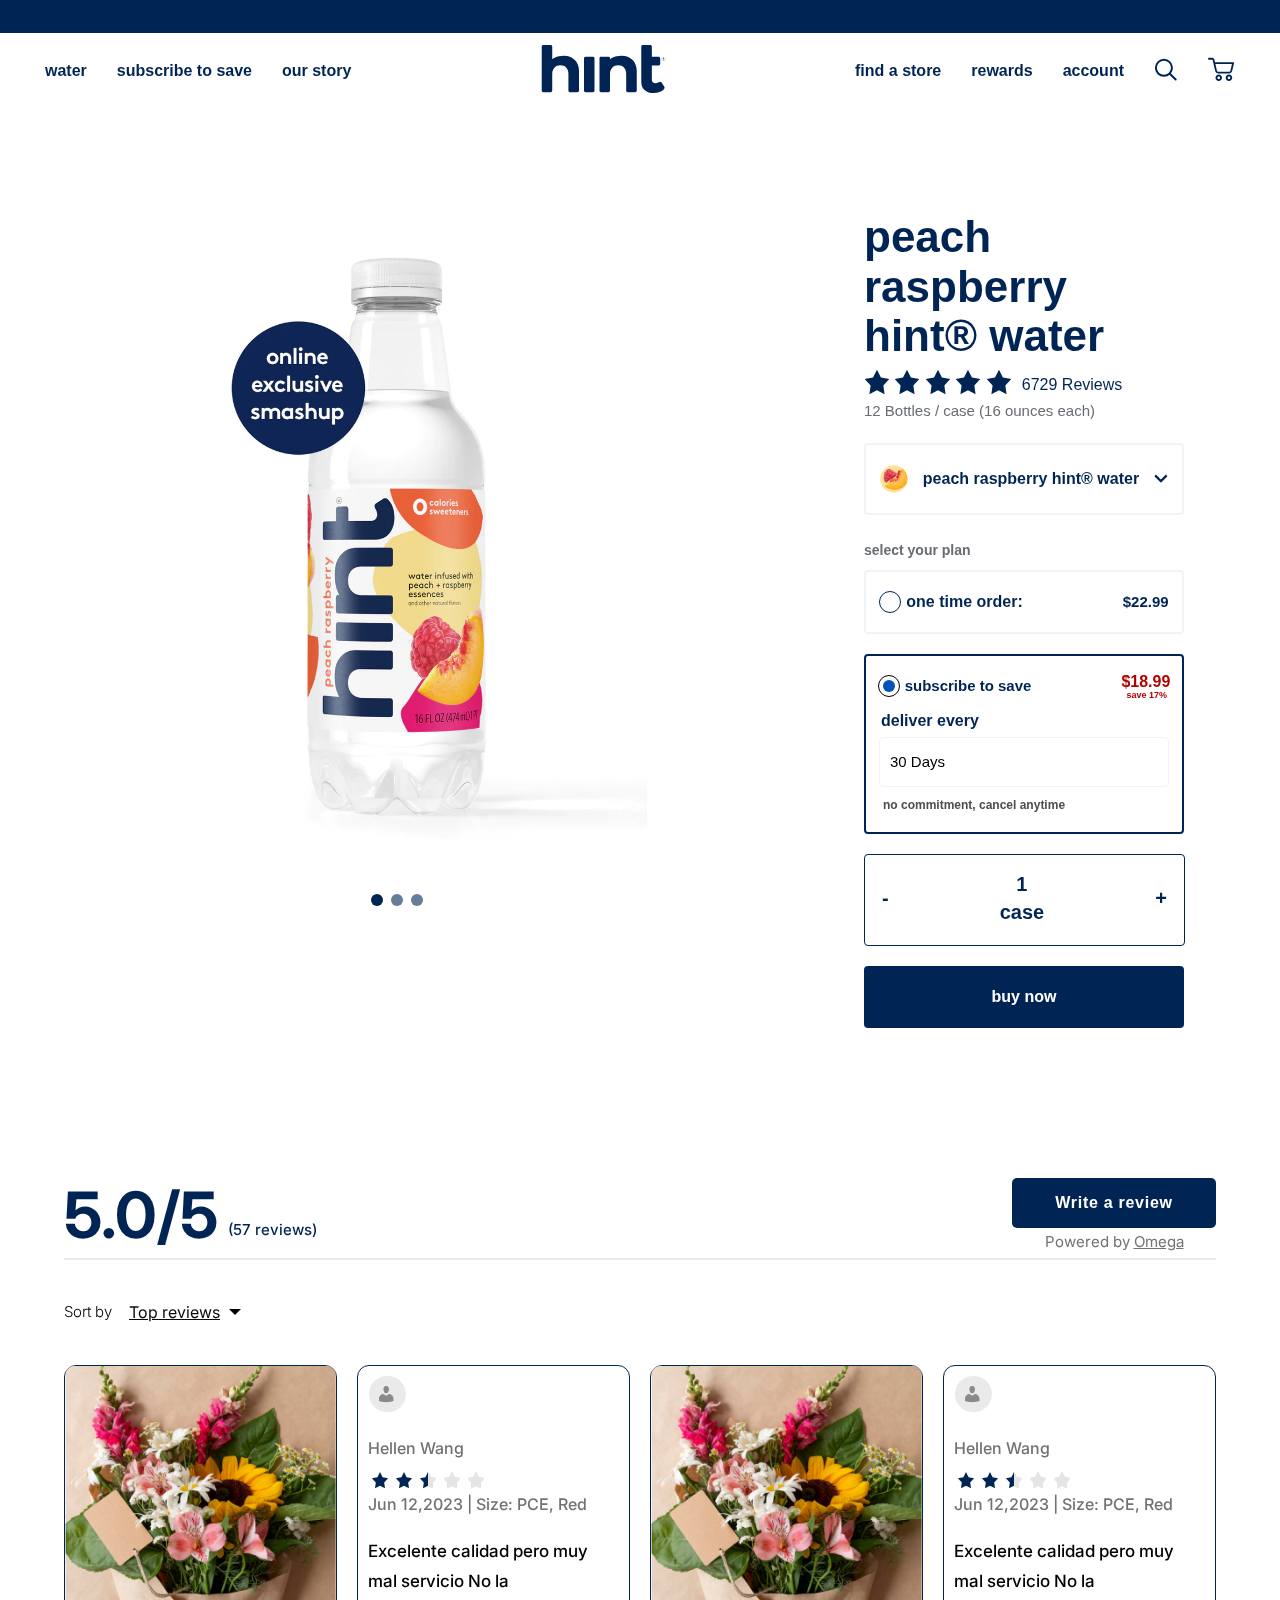
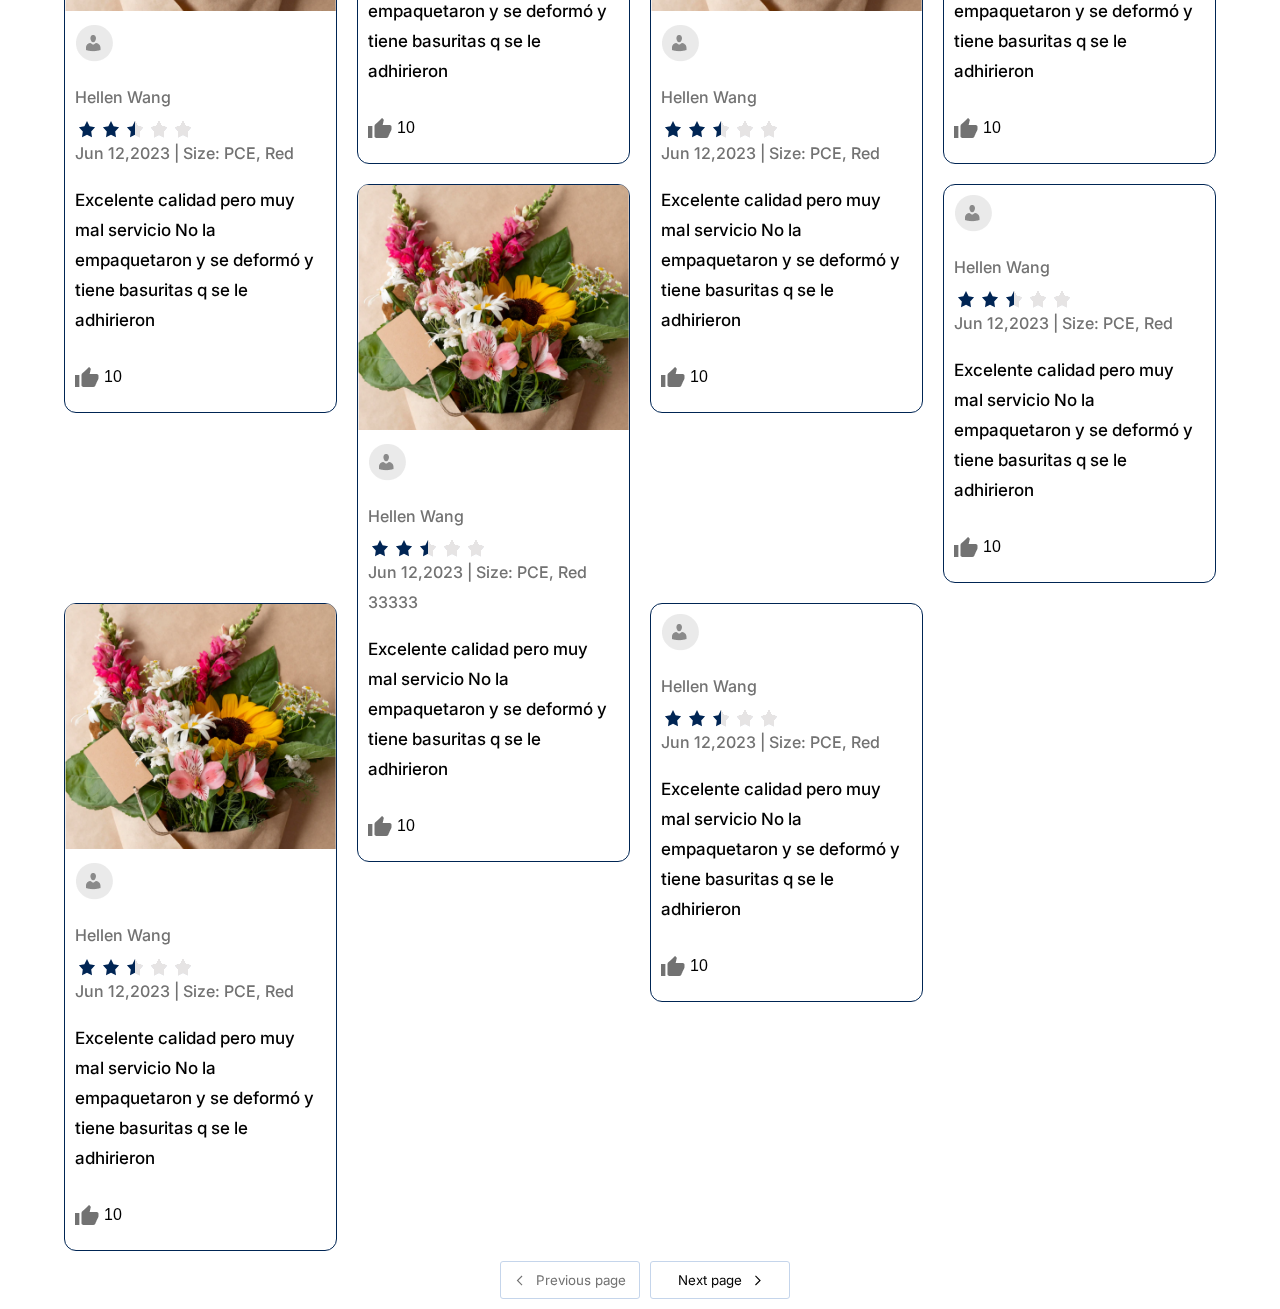
<file: screen_4/index.html>
<!DOCTYPE html>
<html lang="en">
  <head>
    <meta charset="UTF-8" />
    <meta name="viewport" content="width=device-width, initial-scale=1.0" />
    <title>Document</title>
    <link rel="stylesheet" href="index.css" />
    <link rel="preconnect" href="https://fonts.googleapis.com" />
    <link rel="preconnect" href="https://fonts.gstatic.com" crossorigin />
    <link
      href="https://fonts.googleapis.com/css2?family=Inter:wght@500;600;700&display=swap"
      rel="stylesheet"
    />
  </head>

  <body>
    <div class="landing-page">
      <div class="header">
        <div class="banner"></div>
        <div class="main-header">
          <nav class="nav-bar">
            <div id="menu-icon">☰</div>
            <div class="item-group">
              <div class="nav-item">water</div>
              <div class="nav-item">subscribe to save</div>
              <div class="nav-item">our story</div>
            </div>
            <div class="logo-store">
              <svg
                xmlns="http://www.w3.org/2000/svg"
                width="140"
                height="55"
                viewBox="0 0 140 55"
                fill="none"
              >
                <path
                  d="M35.4205 49.7415V32.8932C35.4205 30.3168 34.7162 28.252 33.3038 26.6951C31.8914 25.1381 29.9489 24.3596 27.469 24.3596C24.989 24.3596 22.9946 25.1492 21.4895 26.7284C19.9808 28.3076 19.2283 30.365 19.2283 32.8932V49.7415C19.2283 50.179 19.0689 50.5311 18.7538 50.798C18.435 51.0649 18.0606 51.1984 17.6231 51.1984H10.2573C9.81989 51.1984 9.4566 51.0538 9.16375 50.761C8.87089 50.4681 8.72632 50.1048 8.72632 49.6674V5.59105C8.72632 5.15363 8.87089 4.79034 9.16375 4.49749C9.4566 4.20463 9.81989 4.06006 10.2573 4.06006H17.6231C18.0606 4.06006 18.435 4.19351 18.7538 4.46042C19.0689 4.72732 19.2283 5.07949 19.2283 5.51691V18.1282C19.2283 18.1282 23.3468 14.6584 30.7534 14.6584C35.3723 14.6584 39.0682 16.119 41.841 19.0364C44.6139 21.9538 46.0003 25.6237 46.0003 30.0499V49.7415C46.0003 50.179 45.8409 50.5311 45.5258 50.798C45.2107 51.0649 44.8326 51.1984 44.3952 51.1984H37.0256C36.5882 51.1984 36.2101 51.0649 35.895 50.798C35.5762 50.5348 35.4205 50.1827 35.4205 49.7415Z"
                  fill="#002554"
                />
                <path
                  d="M93.1832 49.7413V32.893C93.1832 30.3166 92.4789 28.2518 91.0665 26.6949C89.6541 25.1379 87.7116 24.3594 85.2316 24.3594C82.7517 24.3594 80.7573 25.149 79.2522 26.7282C77.7435 28.3074 76.991 30.3648 76.991 32.893V49.7413C76.991 50.1788 76.8316 50.5309 76.5165 50.7978C76.1977 51.0647 75.8233 51.1982 75.3858 51.1982H68.02C67.5826 51.1982 67.2193 51.0536 66.9264 50.7608C66.6336 50.4679 66.489 50.1046 66.489 49.6672V17.1901C66.489 16.7527 66.6336 16.3894 66.9264 16.0965C67.2193 15.8037 67.5826 15.6591 68.02 15.6591H75.3858C75.8233 15.6591 76.1977 15.7925 76.5165 16.0595C76.8316 16.3264 76.991 16.6785 76.991 17.116V18.128C76.991 18.128 81.1095 14.6582 88.5161 14.6582C93.135 14.6582 96.8309 16.1188 99.6037 19.0362C102.377 21.9536 103.763 25.6235 103.763 30.0497V49.7413C103.763 50.1788 103.604 50.5309 103.288 50.7978C102.973 51.0647 102.595 51.1982 102.158 51.1982H94.792C94.3546 51.1982 93.9765 51.0647 93.6614 50.7978C93.3389 50.5346 93.1832 50.1825 93.1832 49.7413Z"
                  fill="#002554"
                />
                <path
                  d="M59.9646 51.2017H52.5988C52.1614 51.2017 51.7832 51.046 51.4681 50.7272C51.1531 50.4121 50.9937 50.034 50.9937 49.5966V17.2863C50.9937 16.8489 51.1493 16.4745 51.4681 16.1556C51.7832 15.8406 52.1614 15.6812 52.5988 15.6812H59.9646C60.402 15.6812 60.7653 15.8406 61.0582 16.1556C61.351 16.4707 61.4956 16.8489 61.4956 17.2863V49.5966C61.4956 50.034 61.351 50.4121 61.0582 50.7272C60.7653 51.046 60.402 51.2017 59.9646 51.2017Z"
                  fill="#002554"
                />
                <path
                  d="M108.271 40.6258V24.5077V15.6813V5.66129C108.271 5.17567 108.426 4.78643 108.745 4.49358C109.06 4.20073 109.438 4.05615 109.876 4.05615H117.316C117.705 4.05615 118.057 4.20073 118.372 4.49358C118.687 4.78643 118.847 5.17567 118.847 5.66129V15.6813H125.504C125.942 15.6813 126.331 15.8407 126.672 16.1558C127.013 16.4709 127.184 16.849 127.184 17.2865V22.9026C127.184 23.2918 127.013 23.6588 126.672 23.9962C126.331 24.3372 125.942 24.5077 125.504 24.5077H118.847V38.1458C118.847 39.7028 119.21 40.7704 119.94 41.3561C120.67 41.9381 121.497 42.2309 122.42 42.2309C123.391 42.2309 124.463 41.8899 125.63 41.2115C126.943 40.3848 127.94 40.4812 128.622 41.5044L131.176 45.5895C131.758 46.5125 131.688 47.3874 130.957 48.214C128.526 50.7422 125.026 52.0063 120.455 52.0063C117.052 52.0063 114.168 51.0573 111.811 49.163C109.449 47.265 108.271 44.4181 108.271 40.6258Z"
                  fill="#002554"
                />
                <path
                  d="M130.216 17.8942V18.7357H129.96V16.9526H130.583C130.746 16.9526 130.846 16.9897 130.928 17.0564C131.035 17.1417 131.102 17.2751 131.102 17.4234C131.102 17.5717 131.032 17.7015 130.928 17.7904C130.872 17.8349 130.809 17.8683 130.72 17.8831L131.358 18.732H131.05L130.416 17.8905H130.216V17.8942ZM130.572 17.6533C130.687 17.6533 130.746 17.6273 130.787 17.5865C130.828 17.5458 130.854 17.4864 130.854 17.4234C130.854 17.3604 130.828 17.3011 130.787 17.2603C130.746 17.2195 130.687 17.1936 130.572 17.1936H130.216V17.6533H130.572Z"
                  fill="#002554"
                />
                <path
                  d="M128.689 17.8423C128.689 16.7858 129.549 15.9258 130.605 15.9258C131.662 15.9258 132.522 16.7858 132.522 17.8423C132.522 18.8988 131.662 19.7588 130.605 19.7588C129.549 19.7588 128.689 18.8988 128.689 17.8423ZM132.329 17.8423C132.329 16.8933 131.558 16.1223 130.609 16.1223C129.66 16.1223 128.889 16.8933 128.889 17.8423C128.889 18.7913 129.66 19.5624 130.609 19.5624C131.554 19.5661 132.329 18.795 132.329 17.8423Z"
                  fill="#002554"
                />
              </svg>
            </div>
            <div class="item-group">
              <div class="nav-item">find a store</div>
              <div class="nav-item">rewards</div>
              <div class="nav-item">account</div>
              <div class="icon-search">
                <svg
                  xmlns="http://www.w3.org/2000/svg"
                  width="24"
                  height="24"
                  viewBox="0 0 24 24"
                  fill="none"
                >
                  <path
                    d="M9.91955 18.8274C14.3577 18.8274 17.9555 15.2295 17.9555 10.7914C17.9555 6.35321 14.3577 2.75537 9.91955 2.75537C5.48138 2.75537 1.88354 6.35321 1.88354 10.7914C1.88354 15.2295 5.48138 18.8274 9.91955 18.8274Z"
                    stroke="#002554"
                    stroke-width="2"
                  />
                  <path
                    d="M16.0667 16.9385L21.6775 22.5494"
                    stroke="#002554"
                    stroke-width="2"
                    stroke-linecap="round"
                  />
                </svg>
              </div>
              <div class="icon-cart">
                <svg
                  xmlns="http://www.w3.org/2000/svg"
                  width="27"
                  height="26"
                  viewBox="0 0 27 26"
                  fill="none"
                >
                  <path
                    d="M24.2054 21.7558C24.2054 19.9609 22.7503 18.5058 20.9554 18.5058C19.1604 18.5058 17.7054 19.9609 17.7054 21.7558C17.7054 23.5507 19.1604 25.0058 20.9554 25.0058C22.7503 25.0058 24.2054 23.5507 24.2054 21.7558ZM19.6814 21.7558C19.6814 21.0378 20.2634 20.4558 20.9814 20.4558C21.6993 20.4558 22.2814 21.0378 22.2814 21.7558C22.2814 22.4738 21.6993 23.0558 20.9814 23.0558C20.2634 23.0558 19.6814 22.4738 19.6814 21.7558ZM25.1334 6.13965H7.00055L6.38274 3.51726C6.14975 2.50496 5.27963 1.79114 4.27908 1.7915H0.989221C0.477407 1.7915 0.0625 2.22315 0.0625 2.75562C0.0625 3.28808 0.477407 3.71973 0.989221 3.71973H4.29453C4.44084 3.71566 4.56982 3.81898 4.60343 3.96718L7.0994 14.8649C7.46531 16.4556 8.83245 17.5775 10.4047 17.5772H20.9446C22.5146 17.5746 23.8784 16.4533 24.2437 14.8649L26.0354 7.33514C26.1038 7.04749 26.0412 6.74312 25.8657 6.50973C25.6902 6.27635 25.4213 6.13987 25.1365 6.13965H25.1334ZM22.4459 14.4117C22.2756 15.1286 21.6575 15.6324 20.9477 15.6329H10.4047C9.69013 15.6324 9.0692 15.122 8.90342 14.3989L7.44538 8.06787H23.9503L22.4459 14.4117ZM10.7411 25.0058C12.536 25.0058 13.9911 23.5507 13.9911 21.7558C13.9911 19.9609 12.536 18.5058 10.7411 18.5058C8.94615 18.5058 7.49107 19.9609 7.49107 21.7558C7.49107 23.5507 8.94615 25.0058 10.7411 25.0058ZM10.7411 20.4818C11.459 20.4818 12.0411 21.0638 12.0411 21.7818C12.0411 22.4998 11.459 23.0818 10.7411 23.0818C10.0231 23.0818 9.44107 22.4998 9.44107 21.7818C9.44107 21.0638 10.0231 20.4818 10.7411 20.4818Z"
                    fill="#002554"
                  />
                </svg>
              </div>
            </div>
          </nav>
        </div>
      </div>
      <div class="content-store">
        <div class="product">
          <div class="slide-product">
            <div class="image-product"></div>
            <div class="btn-group">
              <button class="btn-slide active"></button>
              <button class="btn-slide"></button>
              <button class="btn-slide"></button>
            </div>
          </div>
        </div>
        <div class="buy-now">
          <div class="title-product">peach raspberry hint® water</div>
          <div class="review-rating-product">
            <div class="rating-product">
              <svg
                xmlns="http://www.w3.org/2000/svg"
                width="26"
                height="26"
                viewBox="0 0 26 26"
                fill="none"
              >
                <path
                  d="M12.9755 0.754883L16.9224 8.57558L25.2566 10.0832L19.3617 16.4242L20.5656 25.1766L12.9755 21.2749L5.38545 25.1766L6.58941 16.4242L0.69451 10.0832L9.02869 8.57558L12.9755 0.754883Z"
                  fill="#002554"
                />
              </svg>
              <svg
                xmlns="http://www.w3.org/2000/svg"
                width="26"
                height="26"
                viewBox="0 0 26 26"
                fill="none"
              >
                <path
                  d="M12.9755 0.754883L16.9224 8.57558L25.2566 10.0832L19.3617 16.4242L20.5656 25.1766L12.9755 21.2749L5.38545 25.1766L6.58941 16.4242L0.69451 10.0832L9.02869 8.57558L12.9755 0.754883Z"
                  fill="#002554"
                />
              </svg>
              <svg
                xmlns="http://www.w3.org/2000/svg"
                width="26"
                height="26"
                viewBox="0 0 26 26"
                fill="none"
              >
                <path
                  d="M12.9755 0.754883L16.9224 8.57558L25.2566 10.0832L19.3617 16.4242L20.5656 25.1766L12.9755 21.2749L5.38545 25.1766L6.58941 16.4242L0.69451 10.0832L9.02869 8.57558L12.9755 0.754883Z"
                  fill="#002554"
                />
              </svg>
              <svg
                xmlns="http://www.w3.org/2000/svg"
                width="26"
                height="26"
                viewBox="0 0 26 26"
                fill="none"
              >
                <path
                  d="M12.9755 0.754883L16.9224 8.57558L25.2566 10.0832L19.3617 16.4242L20.5656 25.1766L12.9755 21.2749L5.38545 25.1766L6.58941 16.4242L0.69451 10.0832L9.02869 8.57558L12.9755 0.754883Z"
                  fill="#002554"
                />
              </svg>
              <svg
                xmlns="http://www.w3.org/2000/svg"
                width="26"
                height="26"
                viewBox="0 0 26 26"
                fill="none"
              >
                <path
                  d="M12.9755 0.754883L16.9224 8.57558L25.2566 10.0832L19.3617 16.4242L20.5656 25.1766L12.9755 21.2749L5.38545 25.1766L6.58941 16.4242L0.69451 10.0832L9.02869 8.57558L12.9755 0.754883Z"
                  fill="#002554"
                />
              </svg>
            </div>
            <div class="reviews-product">6729 Reviews</div>
          </div>
          <div class="description-product">
            12 Bottles / case (16 ounces each)
          </div>
          <div class="select-product">
            <div class="logo-select"></div>
            <div class="title-select">peach raspberry hint® water</div>
            <svg
              xmlns="http://www.w3.org/2000/svg"
              width="14"
              height="16"
              viewBox="0 0 14 16"
              fill="none"
            >
              <path
                d="M6.40617 11.2765L0.768854 5.63915C0.496971 5.36727 0.496971 4.92647 0.768854 4.65462L1.42636 3.99712C1.69777 3.7257 2.13767 3.72518 2.40972 3.99596L6.89845 8.46365L11.3871 3.99596C11.6592 3.72518 12.0991 3.7257 12.3705 3.99712L13.028 4.65462C13.2999 4.9265 13.2999 5.36729 13.028 5.63915L7.39072 11.2765C7.11884 11.5483 6.67805 11.5483 6.40617 11.2765Z"
                fill="#002554"
              />
            </svg>
          </div>
          <div class="select-plan">
            <div class="title-select-plan">select your plan</div>
            <div class="option-1">
              <div class="wrapper-title-option-1">
                <label class="label-circle"></label>
                <div class="title-option-1">one time order:</div>
              </div>
              <div class="price-option-1">$22.99</div>
            </div>
            <div class="option-2">
              <div class="header-option-2">
                <div class="wrapper-title-option-2">
                  <label class="label-circle-2">
                    <span></span>
                  </label>
                  <div class="title-option-2">subscribe to save</div>
                </div>
                <div class="wrapper-price-option-2">
                  <div class="price-main">$18.99</div>
                  <div class="price-save">save 17%</div>
                </div>
              </div>
              <div class="deliver-every">Deliver every</div>
              <div class="content-option-2">30 Days</div>
              <div class="footer-option-2">no commitment, cancel anytime</div>
            </div>
            <div class="quantily">
              <div class="btn-decrement">-</div>
              <div class="nummer-quantily">
                <div>1</div>
                <div>case</div>
              </div>
              <div class="btn-increment">+</div>
            </div>
            <div class="btn-buy-now">buy now</div>
          </div>
        </div>
      </div>
      <div class="review-store">
        <div class="header-review">
          <div class="review-statistics">
            <div class="star-reviews">
              <div class="number-star-review">5.0/5</div>
              <div class="wrapper-rate-review">
                <span class="total-review"> (57 reviews)</span>
              </div>
            </div>
            <div class="rate-review">
              <div class="rate-review-item"></div>
              <div class="rate-review-item-photo-video"></div>
            </div>
          </div>
          <div class="write-review">
            <div
              class="btn-write-review"
              onclick="showModalReview()"
              data-modal-target="modal1"
            >
              Write a review
            </div>
            <div class="powered">
              Powered by <span class="link-omega">Omega</span>
            </div>
          </div>
        </div>
        <div class="line-header-review"></div>
        <div class="sort-review">
          <div class="sort-by">
            <label class="lable-sort" for="sort-by">Sort by</label>
            <div class="custom-select">
              <select class="select-sort-by" name="sort-by" id="sort-by">
                <option value="top-reviews">Top reviews</option>
                <option value="newest-reviews">Newest reviews</option>
              </select>
            </div>
          </div>
          <div class="filter-by"></div>
        </div>
      </div>
      <div class="modal" id="modal1">
        <div class="modal-content">
          <span class="modal-close">&times;</span>
          <h1>Write a review</h1>
          <div class="rating">
            <div>
              <span class="pick_star" data-value="1">&#9733;</span>
              <p>5</p>
            </div>
            <div>
              <span class="pick_star" data-value="2">&#9733;</span>
              <p>4</p>
            </div>
            <div>
              <span class="pick_star" data-value="3">&#9733;</span>
              <p>3</p>
            </div>
            <div>
              <span class="pick_star" data-value="4">&#9733;</span>
              <p>2</p>
            </div>
            <div>
              <span class="pick_star" data-value="5">&#9733;</span>
              <p>1</p>
            </div>
          </div>
          <div class="review_infor">
            <div>
              <div class="input-block">
                <input
                  type="text"
                  name="input-text"
                  id="input_name"
                  required
                  spellcheck="false"
                />
                <span class="placeholder"> Your name </span>
              </div>
            </div>
            <div>
              <div class="input-block">
                <input
                  type="email"
                  name="input-text"
                  id="input_email"
                  required
                  spellcheck="false"
                />
                <span class="placeholder"> Your email </span>
              </div>
            </div>
          </div>
          <div class="review_write_content input-block">
            <textarea id="input_desc" rows="5" cols="74"></textarea>
            <span class="placeholder_textarea"> Review Content </span>
          </div>
          <div class="upload_image">
            <svg
              width="16"
              height="16"
              viewBox="0 0 16 16"
              fill="none"
              xmlns="http://www.w3.org/2000/svg"
            >
              <path
                d="M7 12V3.85L4.4 6.45L3 5L8 0L13 5L11.6 6.45L9 3.85V12H7ZM2 16C1.45 16 0.979002 15.804 0.587002 15.412C0.195002 15.02 -0.000664969 14.5493 1.69779e-06 14V11H2V14H14V11H16V14C16 14.55 15.804 15.021 15.412 15.413C15.02 15.805 14.5493 16.0007 14 16H2Z"
                fill="#949494"
              />
            </svg>
            <p>Upload photo reviews</p>
            <input id="input_file" type="file" multiple="multiple" hidden />
          </div>
          <div
            id="preview_container"
            style="display: flex"
            class="input-block"
          ></div>
          <div class="modal__footer">
            <button
              id="submit"
              onclick="handleSubmitReview()"
              class="submit_content"
              disabled
              data-modal-target="modal2"
            >
              Submit
            </button>
            <p class="inline_err" id="inline_err">! Missing fields</p>
          </div>
        </div>
      </div>

      <div class="modal modal_thankyou" id="modal2">
        <div class="modal-content">
          <span class="modal-close">&times;</span>
          <h1 style="margin: 0">Thank you</h1>
          <p style="color: #818181">Your review was submitted!</p>
        </div>
      </div>

      <div class="review_container">
        <div class="review_list_container">
          <div class="review_item">
            <img
              class="review_image"
              src="img/review_img.jpg.png"
              alt="review image"
            />
            <div class="review_item_content">
              <img src="../screen_4/img/avt_img.png" alt="name_author" />
              <p class="name_author">Hellen Wang</p>
              <div class="stars-3">
                <svg
                  xmlns="http://www.w3.org/2000/svg"
                  width="17"
                  height="17"
                  viewBox="0 0 17 17"
                  fill="none"
                >
                  <path
                    d="M8.5 0L11.098 5.2138L16.584 6.21885L12.7037 10.4462L13.4962 16.2812L8.5 13.68L3.50383 16.2812L4.29633 10.4462L0.416019 6.21885L5.90199 5.2138L8.5 0Z"
                    fill="#002554"
                  />
                </svg>
                <svg
                  xmlns="http://www.w3.org/2000/svg"
                  width="17"
                  height="17"
                  viewBox="0 0 17 17"
                  fill="none"
                >
                  <path
                    d="M8.5 0L11.098 5.2138L16.584 6.21885L12.7037 10.4462L13.4962 16.2812L8.5 13.68L3.50383 16.2812L4.29633 10.4462L0.416019 6.21885L5.90199 5.2138L8.5 0Z"
                    fill="#002554"
                  />
                </svg>
                <svg
                  xmlns="http://www.w3.org/2000/svg"
                  width="17"
                  height="17"
                  viewBox="0 0 17 17"
                  fill="none"
                >
                  <path
                    d="M8.5 0L11.098 5.2138L16.584 6.21885L12.7037 10.4462L13.4962 16.2812L8.5 13.68L3.50383 16.2812L4.29633 10.4462L0.416019 6.21885L5.90199 5.2138L8.5 0Z"
                    fill="#002554"
                  />
                </svg>
                <svg
                  xmlns="http://www.w3.org/2000/svg"
                  width="17"
                  height="17"
                  viewBox="0 0 17 17"
                  fill="none"
                >
                  <path
                    d="M8.5 0L11.098 5.2138L16.584 6.21885L12.7037 10.4462L13.4962 16.2812L8.5 13.68L3.50383 16.2812L4.29633 10.4462L0.416019 6.21885L5.90199 5.2138L8.5 0Z"
                    fill="#002554"
                  />
                </svg>
                <svg
                  xmlns="http://www.w3.org/2000/svg"
                  width="17"
                  height="17"
                  viewBox="0 0 17 17"
                  fill="none"
                >
                  <path
                    d="M8.5 0L11.098 5.2138L16.584 6.21885L12.7037 10.4462L13.4962 16.2812L8.5 13.68L3.50383 16.2812L4.29633 10.4462L0.416019 6.21885L5.90199 5.2138L8.5 0Z"
                    fill="#002554"
                  />
                </svg>

                <div class="cover2" style="width: 50%"></div>
              </div>
              <div class="review_date">Jun 12,2023 | Size: PCE, Red</div>
              <p class="review_desc">
                Excelente calidad pero muy mal servicio No la empaquetaron y se
                deformó y tiene basuritas q se le adhirieron
              </p>
              <div class="like_icon">
                <img
                  src="img/review_like.png"
                  class="icon_review_like"
                  alt="review like"
                />
                <p class="numbers_like">10</p>
              </div>
            </div>
          </div>
          <div class="review_item">
            <div class="review_item_content">
              <img src="../screen_4/img/avt_img.png" alt="name_author" />
              <p class="name_author">Hellen Wang</p>
              <div class="stars-3">
                <svg
                  xmlns="http://www.w3.org/2000/svg"
                  width="17"
                  height="17"
                  viewBox="0 0 17 17"
                  fill="none"
                >
                  <path
                    d="M8.5 0L11.098 5.2138L16.584 6.21885L12.7037 10.4462L13.4962 16.2812L8.5 13.68L3.50383 16.2812L4.29633 10.4462L0.416019 6.21885L5.90199 5.2138L8.5 0Z"
                    fill="#002554"
                  />
                </svg>
                <svg
                  xmlns="http://www.w3.org/2000/svg"
                  width="17"
                  height="17"
                  viewBox="0 0 17 17"
                  fill="none"
                >
                  <path
                    d="M8.5 0L11.098 5.2138L16.584 6.21885L12.7037 10.4462L13.4962 16.2812L8.5 13.68L3.50383 16.2812L4.29633 10.4462L0.416019 6.21885L5.90199 5.2138L8.5 0Z"
                    fill="#002554"
                  />
                </svg>
                <svg
                  xmlns="http://www.w3.org/2000/svg"
                  width="17"
                  height="17"
                  viewBox="0 0 17 17"
                  fill="none"
                >
                  <path
                    d="M8.5 0L11.098 5.2138L16.584 6.21885L12.7037 10.4462L13.4962 16.2812L8.5 13.68L3.50383 16.2812L4.29633 10.4462L0.416019 6.21885L5.90199 5.2138L8.5 0Z"
                    fill="#002554"
                  />
                </svg>
                <svg
                  xmlns="http://www.w3.org/2000/svg"
                  width="17"
                  height="17"
                  viewBox="0 0 17 17"
                  fill="none"
                >
                  <path
                    d="M8.5 0L11.098 5.2138L16.584 6.21885L12.7037 10.4462L13.4962 16.2812L8.5 13.68L3.50383 16.2812L4.29633 10.4462L0.416019 6.21885L5.90199 5.2138L8.5 0Z"
                    fill="#002554"
                  />
                </svg>
                <svg
                  xmlns="http://www.w3.org/2000/svg"
                  width="17"
                  height="17"
                  viewBox="0 0 17 17"
                  fill="none"
                >
                  <path
                    d="M8.5 0L11.098 5.2138L16.584 6.21885L12.7037 10.4462L13.4962 16.2812L8.5 13.68L3.50383 16.2812L4.29633 10.4462L0.416019 6.21885L5.90199 5.2138L8.5 0Z"
                    fill="#002554"
                  />
                </svg>

                <div class="cover2" style="width: 50%"></div>
              </div>
              <div class="review_date">Jun 12,2023 | Size: PCE, Red</div>
              <p class="review_desc">
                Excelente calidad pero muy mal servicio No la empaquetaron y se
                deformó y tiene basuritas q se le adhirieron
              </p>
              <div class="like_icon">
                <img
                  src="img/review_like.png"
                  class="icon_review_like"
                  alt="review like"
                />
                <p class="numbers_like">10</p>
              </div>
            </div>
          </div>
          <div class="review_item">
            <img
              class="review_image"
              src="img/review_img.jpg.png"
              alt="review image"
            />
            <div class="review_item_content">
              <img src="../screen_4/img/avt_img.png" alt="name_author" />
              <p class="name_author">Hellen Wang</p>
              <div class="stars-3">
                <svg
                  xmlns="http://www.w3.org/2000/svg"
                  width="17"
                  height="17"
                  viewBox="0 0 17 17"
                  fill="none"
                >
                  <path
                    d="M8.5 0L11.098 5.2138L16.584 6.21885L12.7037 10.4462L13.4962 16.2812L8.5 13.68L3.50383 16.2812L4.29633 10.4462L0.416019 6.21885L5.90199 5.2138L8.5 0Z"
                    fill="#002554"
                  />
                </svg>
                <svg
                  xmlns="http://www.w3.org/2000/svg"
                  width="17"
                  height="17"
                  viewBox="0 0 17 17"
                  fill="none"
                >
                  <path
                    d="M8.5 0L11.098 5.2138L16.584 6.21885L12.7037 10.4462L13.4962 16.2812L8.5 13.68L3.50383 16.2812L4.29633 10.4462L0.416019 6.21885L5.90199 5.2138L8.5 0Z"
                    fill="#002554"
                  />
                </svg>
                <svg
                  xmlns="http://www.w3.org/2000/svg"
                  width="17"
                  height="17"
                  viewBox="0 0 17 17"
                  fill="none"
                >
                  <path
                    d="M8.5 0L11.098 5.2138L16.584 6.21885L12.7037 10.4462L13.4962 16.2812L8.5 13.68L3.50383 16.2812L4.29633 10.4462L0.416019 6.21885L5.90199 5.2138L8.5 0Z"
                    fill="#002554"
                  />
                </svg>
                <svg
                  xmlns="http://www.w3.org/2000/svg"
                  width="17"
                  height="17"
                  viewBox="0 0 17 17"
                  fill="none"
                >
                  <path
                    d="M8.5 0L11.098 5.2138L16.584 6.21885L12.7037 10.4462L13.4962 16.2812L8.5 13.68L3.50383 16.2812L4.29633 10.4462L0.416019 6.21885L5.90199 5.2138L8.5 0Z"
                    fill="#002554"
                  />
                </svg>
                <svg
                  xmlns="http://www.w3.org/2000/svg"
                  width="17"
                  height="17"
                  viewBox="0 0 17 17"
                  fill="none"
                >
                  <path
                    d="M8.5 0L11.098 5.2138L16.584 6.21885L12.7037 10.4462L13.4962 16.2812L8.5 13.68L3.50383 16.2812L4.29633 10.4462L0.416019 6.21885L5.90199 5.2138L8.5 0Z"
                    fill="#002554"
                  />
                </svg>

                <div class="cover2" style="width: 50%"></div>
              </div>
              <div class="review_date">Jun 12,2023 | Size: PCE, Red</div>
              <p class="review_desc">
                Excelente calidad pero muy mal servicio No la empaquetaron y se
                deformó y tiene basuritas q se le adhirieron
              </p>
              <div class="like_icon">
                <img
                  src="img/review_like.png"
                  class="icon_review_like"
                  alt="review like"
                />
                <p class="numbers_like">10</p>
              </div>
            </div>
          </div>
          <div class="review_item">
            <div class="review_item_content">
              <img src="../screen_4/img/avt_img.png" alt="name_author" />
              <p class="name_author">Hellen Wang</p>
              <div class="stars-3">
                <svg
                  xmlns="http://www.w3.org/2000/svg"
                  width="17"
                  height="17"
                  viewBox="0 0 17 17"
                  fill="none"
                >
                  <path
                    d="M8.5 0L11.098 5.2138L16.584 6.21885L12.7037 10.4462L13.4962 16.2812L8.5 13.68L3.50383 16.2812L4.29633 10.4462L0.416019 6.21885L5.90199 5.2138L8.5 0Z"
                    fill="#002554"
                  />
                </svg>
                <svg
                  xmlns="http://www.w3.org/2000/svg"
                  width="17"
                  height="17"
                  viewBox="0 0 17 17"
                  fill="none"
                >
                  <path
                    d="M8.5 0L11.098 5.2138L16.584 6.21885L12.7037 10.4462L13.4962 16.2812L8.5 13.68L3.50383 16.2812L4.29633 10.4462L0.416019 6.21885L5.90199 5.2138L8.5 0Z"
                    fill="#002554"
                  />
                </svg>
                <svg
                  xmlns="http://www.w3.org/2000/svg"
                  width="17"
                  height="17"
                  viewBox="0 0 17 17"
                  fill="none"
                >
                  <path
                    d="M8.5 0L11.098 5.2138L16.584 6.21885L12.7037 10.4462L13.4962 16.2812L8.5 13.68L3.50383 16.2812L4.29633 10.4462L0.416019 6.21885L5.90199 5.2138L8.5 0Z"
                    fill="#002554"
                  />
                </svg>
                <svg
                  xmlns="http://www.w3.org/2000/svg"
                  width="17"
                  height="17"
                  viewBox="0 0 17 17"
                  fill="none"
                >
                  <path
                    d="M8.5 0L11.098 5.2138L16.584 6.21885L12.7037 10.4462L13.4962 16.2812L8.5 13.68L3.50383 16.2812L4.29633 10.4462L0.416019 6.21885L5.90199 5.2138L8.5 0Z"
                    fill="#002554"
                  />
                </svg>
                <svg
                  xmlns="http://www.w3.org/2000/svg"
                  width="17"
                  height="17"
                  viewBox="0 0 17 17"
                  fill="none"
                >
                  <path
                    d="M8.5 0L11.098 5.2138L16.584 6.21885L12.7037 10.4462L13.4962 16.2812L8.5 13.68L3.50383 16.2812L4.29633 10.4462L0.416019 6.21885L5.90199 5.2138L8.5 0Z"
                    fill="#002554"
                  />
                </svg>

                <div class="cover2" style="width: 50%"></div>
              </div>
              <div class="review_date">Jun 12,2023 | Size: PCE, Red</div>
              <p class="review_desc">
                Excelente calidad pero muy mal servicio No la empaquetaron y se
                deformó y tiene basuritas q se le adhirieron
              </p>
              <div class="like_icon">
                <img
                  src="img/review_like.png"
                  class="icon_review_like"
                  alt="review like"
                />
                <p class="numbers_like">10</p>
              </div>
            </div>
          </div>
          <div class="review_item">
            <img
              class="review_image"
              src="img/review_img.jpg.png"
              alt="review image"
            />
            <div class="review_item_content">
              <img src="../screen_4/img/avt_img.png" alt="name_author" />
              <p class="name_author">Hellen Wang</p>
              <div class="stars-3">
                <svg
                  xmlns="http://www.w3.org/2000/svg"
                  width="17"
                  height="17"
                  viewBox="0 0 17 17"
                  fill="none"
                >
                  <path
                    d="M8.5 0L11.098 5.2138L16.584 6.21885L12.7037 10.4462L13.4962 16.2812L8.5 13.68L3.50383 16.2812L4.29633 10.4462L0.416019 6.21885L5.90199 5.2138L8.5 0Z"
                    fill="#002554"
                  />
                </svg>
                <svg
                  xmlns="http://www.w3.org/2000/svg"
                  width="17"
                  height="17"
                  viewBox="0 0 17 17"
                  fill="none"
                >
                  <path
                    d="M8.5 0L11.098 5.2138L16.584 6.21885L12.7037 10.4462L13.4962 16.2812L8.5 13.68L3.50383 16.2812L4.29633 10.4462L0.416019 6.21885L5.90199 5.2138L8.5 0Z"
                    fill="#002554"
                  />
                </svg>
                <svg
                  xmlns="http://www.w3.org/2000/svg"
                  width="17"
                  height="17"
                  viewBox="0 0 17 17"
                  fill="none"
                >
                  <path
                    d="M8.5 0L11.098 5.2138L16.584 6.21885L12.7037 10.4462L13.4962 16.2812L8.5 13.68L3.50383 16.2812L4.29633 10.4462L0.416019 6.21885L5.90199 5.2138L8.5 0Z"
                    fill="#002554"
                  />
                </svg>
                <svg
                  xmlns="http://www.w3.org/2000/svg"
                  width="17"
                  height="17"
                  viewBox="0 0 17 17"
                  fill="none"
                >
                  <path
                    d="M8.5 0L11.098 5.2138L16.584 6.21885L12.7037 10.4462L13.4962 16.2812L8.5 13.68L3.50383 16.2812L4.29633 10.4462L0.416019 6.21885L5.90199 5.2138L8.5 0Z"
                    fill="#002554"
                  />
                </svg>
                <svg
                  xmlns="http://www.w3.org/2000/svg"
                  width="17"
                  height="17"
                  viewBox="0 0 17 17"
                  fill="none"
                >
                  <path
                    d="M8.5 0L11.098 5.2138L16.584 6.21885L12.7037 10.4462L13.4962 16.2812L8.5 13.68L3.50383 16.2812L4.29633 10.4462L0.416019 6.21885L5.90199 5.2138L8.5 0Z"
                    fill="#002554"
                  />
                </svg>

                <div class="cover2" style="width: 50%"></div>
              </div>
              <div class="review_date">Jun 12,2023 | Size: PCE, Red 33333</div>
              <p class="review_desc">
                Excelente calidad pero muy mal servicio No la empaquetaron y se
                deformó y tiene basuritas q se le adhirieron
              </p>
              <div class="like_icon">
                <img
                  src="img/review_like.png"
                  class="icon_review_like"
                  alt="review like"
                />
                <p class="numbers_like">10</p>
              </div>
            </div>
          </div>
          <div class="review_item">
            <div class="review_item_content">
              <img src="../screen_4/img/avt_img.png" alt="name_author" />
              <p class="name_author">Hellen Wang</p>
              <div class="stars-3">
                <svg
                  xmlns="http://www.w3.org/2000/svg"
                  width="17"
                  height="17"
                  viewBox="0 0 17 17"
                  fill="none"
                >
                  <path
                    d="M8.5 0L11.098 5.2138L16.584 6.21885L12.7037 10.4462L13.4962 16.2812L8.5 13.68L3.50383 16.2812L4.29633 10.4462L0.416019 6.21885L5.90199 5.2138L8.5 0Z"
                    fill="#002554"
                  />
                </svg>
                <svg
                  xmlns="http://www.w3.org/2000/svg"
                  width="17"
                  height="17"
                  viewBox="0 0 17 17"
                  fill="none"
                >
                  <path
                    d="M8.5 0L11.098 5.2138L16.584 6.21885L12.7037 10.4462L13.4962 16.2812L8.5 13.68L3.50383 16.2812L4.29633 10.4462L0.416019 6.21885L5.90199 5.2138L8.5 0Z"
                    fill="#002554"
                  />
                </svg>
                <svg
                  xmlns="http://www.w3.org/2000/svg"
                  width="17"
                  height="17"
                  viewBox="0 0 17 17"
                  fill="none"
                >
                  <path
                    d="M8.5 0L11.098 5.2138L16.584 6.21885L12.7037 10.4462L13.4962 16.2812L8.5 13.68L3.50383 16.2812L4.29633 10.4462L0.416019 6.21885L5.90199 5.2138L8.5 0Z"
                    fill="#002554"
                  />
                </svg>
                <svg
                  xmlns="http://www.w3.org/2000/svg"
                  width="17"
                  height="17"
                  viewBox="0 0 17 17"
                  fill="none"
                >
                  <path
                    d="M8.5 0L11.098 5.2138L16.584 6.21885L12.7037 10.4462L13.4962 16.2812L8.5 13.68L3.50383 16.2812L4.29633 10.4462L0.416019 6.21885L5.90199 5.2138L8.5 0Z"
                    fill="#002554"
                  />
                </svg>
                <svg
                  xmlns="http://www.w3.org/2000/svg"
                  width="17"
                  height="17"
                  viewBox="0 0 17 17"
                  fill="none"
                >
                  <path
                    d="M8.5 0L11.098 5.2138L16.584 6.21885L12.7037 10.4462L13.4962 16.2812L8.5 13.68L3.50383 16.2812L4.29633 10.4462L0.416019 6.21885L5.90199 5.2138L8.5 0Z"
                    fill="#002554"
                  />
                </svg>

                <div class="cover2" style="width: 50%"></div>
              </div>
              <div class="review_date">Jun 12,2023 | Size: PCE, Red</div>
              <p class="review_desc">
                Excelente calidad pero muy mal servicio No la empaquetaron y se
                deformó y tiene basuritas q se le adhirieron
              </p>
              <div class="like_icon">
                <img
                  src="img/review_like.png"
                  class="icon_review_like"
                  alt="review like"
                />
                <p class="numbers_like">10</p>
              </div>
            </div>
          </div>
          <div class="review_item">
            <img
              class="review_image"
              src="img/review_img.jpg.png"
              alt="review image"
            />
            <div class="review_item_content">
              <img src="../screen_4/img/avt_img.png" alt="name_author" />
              <p class="name_author">Hellen Wang</p>
              <div class="stars-3">
                <svg
                  xmlns="http://www.w3.org/2000/svg"
                  width="17"
                  height="17"
                  viewBox="0 0 17 17"
                  fill="none"
                >
                  <path
                    d="M8.5 0L11.098 5.2138L16.584 6.21885L12.7037 10.4462L13.4962 16.2812L8.5 13.68L3.50383 16.2812L4.29633 10.4462L0.416019 6.21885L5.90199 5.2138L8.5 0Z"
                    fill="#002554"
                  />
                </svg>
                <svg
                  xmlns="http://www.w3.org/2000/svg"
                  width="17"
                  height="17"
                  viewBox="0 0 17 17"
                  fill="none"
                >
                  <path
                    d="M8.5 0L11.098 5.2138L16.584 6.21885L12.7037 10.4462L13.4962 16.2812L8.5 13.68L3.50383 16.2812L4.29633 10.4462L0.416019 6.21885L5.90199 5.2138L8.5 0Z"
                    fill="#002554"
                  />
                </svg>
                <svg
                  xmlns="http://www.w3.org/2000/svg"
                  width="17"
                  height="17"
                  viewBox="0 0 17 17"
                  fill="none"
                >
                  <path
                    d="M8.5 0L11.098 5.2138L16.584 6.21885L12.7037 10.4462L13.4962 16.2812L8.5 13.68L3.50383 16.2812L4.29633 10.4462L0.416019 6.21885L5.90199 5.2138L8.5 0Z"
                    fill="#002554"
                  />
                </svg>
                <svg
                  xmlns="http://www.w3.org/2000/svg"
                  width="17"
                  height="17"
                  viewBox="0 0 17 17"
                  fill="none"
                >
                  <path
                    d="M8.5 0L11.098 5.2138L16.584 6.21885L12.7037 10.4462L13.4962 16.2812L8.5 13.68L3.50383 16.2812L4.29633 10.4462L0.416019 6.21885L5.90199 5.2138L8.5 0Z"
                    fill="#002554"
                  />
                </svg>
                <svg
                  xmlns="http://www.w3.org/2000/svg"
                  width="17"
                  height="17"
                  viewBox="0 0 17 17"
                  fill="none"
                >
                  <path
                    d="M8.5 0L11.098 5.2138L16.584 6.21885L12.7037 10.4462L13.4962 16.2812L8.5 13.68L3.50383 16.2812L4.29633 10.4462L0.416019 6.21885L5.90199 5.2138L8.5 0Z"
                    fill="#002554"
                  />
                </svg>

                <div class="cover2" style="width: 50%"></div>
              </div>
              <div class="review_date">Jun 12,2023 | Size: PCE, Red</div>
              <p class="review_desc">
                Excelente calidad pero muy mal servicio No la empaquetaron y se
                deformó y tiene basuritas q se le adhirieron
              </p>
              <div class="like_icon">
                <img
                  src="img/review_like.png"
                  class="icon_review_like"
                  alt="review like"
                />
                <p class="numbers_like">10</p>
              </div>
            </div>
          </div>
          <div class="review_item">
            <div class="review_item_content">
              <img src="../screen_4/img/avt_img.png" alt="name_author" />
              <p class="name_author">Hellen Wang</p>
              <div class="stars-3">
                <svg
                  xmlns="http://www.w3.org/2000/svg"
                  width="17"
                  height="17"
                  viewBox="0 0 17 17"
                  fill="none"
                >
                  <path
                    d="M8.5 0L11.098 5.2138L16.584 6.21885L12.7037 10.4462L13.4962 16.2812L8.5 13.68L3.50383 16.2812L4.29633 10.4462L0.416019 6.21885L5.90199 5.2138L8.5 0Z"
                    fill="#002554"
                  />
                </svg>
                <svg
                  xmlns="http://www.w3.org/2000/svg"
                  width="17"
                  height="17"
                  viewBox="0 0 17 17"
                  fill="none"
                >
                  <path
                    d="M8.5 0L11.098 5.2138L16.584 6.21885L12.7037 10.4462L13.4962 16.2812L8.5 13.68L3.50383 16.2812L4.29633 10.4462L0.416019 6.21885L5.90199 5.2138L8.5 0Z"
                    fill="#002554"
                  />
                </svg>
                <svg
                  xmlns="http://www.w3.org/2000/svg"
                  width="17"
                  height="17"
                  viewBox="0 0 17 17"
                  fill="none"
                >
                  <path
                    d="M8.5 0L11.098 5.2138L16.584 6.21885L12.7037 10.4462L13.4962 16.2812L8.5 13.68L3.50383 16.2812L4.29633 10.4462L0.416019 6.21885L5.90199 5.2138L8.5 0Z"
                    fill="#002554"
                  />
                </svg>
                <svg
                  xmlns="http://www.w3.org/2000/svg"
                  width="17"
                  height="17"
                  viewBox="0 0 17 17"
                  fill="none"
                >
                  <path
                    d="M8.5 0L11.098 5.2138L16.584 6.21885L12.7037 10.4462L13.4962 16.2812L8.5 13.68L3.50383 16.2812L4.29633 10.4462L0.416019 6.21885L5.90199 5.2138L8.5 0Z"
                    fill="#002554"
                  />
                </svg>
                <svg
                  xmlns="http://www.w3.org/2000/svg"
                  width="17"
                  height="17"
                  viewBox="0 0 17 17"
                  fill="none"
                >
                  <path
                    d="M8.5 0L11.098 5.2138L16.584 6.21885L12.7037 10.4462L13.4962 16.2812L8.5 13.68L3.50383 16.2812L4.29633 10.4462L0.416019 6.21885L5.90199 5.2138L8.5 0Z"
                    fill="#002554"
                  />
                </svg>

                <div class="cover2" style="width: 50%"></div>
              </div>
              <div class="review_date">Jun 12,2023 | Size: PCE, Red</div>
              <p class="review_desc">
                Excelente calidad pero muy mal servicio No la empaquetaron y se
                deformó y tiene basuritas q se le adhirieron
              </p>
              <div class="like_icon">
                <img
                  src="img/review_like.png"
                  class="icon_review_like"
                  alt="review like"
                />
                <p class="numbers_like">10</p>
              </div>
            </div>
          </div>
        </div>
      </div>
      <div class="review_container">
        <div class="review_list_container">
          <div class="review_item">
            <img
              class="review_image"
              src="img/review_img.jpg.png"
              alt="review image"
            />
            <div class="review_item_content">
              <img src="../screen_4/img/avt_img.png" alt="name_author" />
              <p class="name_author">Hellen Wang</p>
              <div class="stars-3">
                <svg
                  xmlns="http://www.w3.org/2000/svg"
                  width="17"
                  height="17"
                  viewBox="0 0 17 17"
                  fill="none"
                >
                  <path
                    d="M8.5 0L11.098 5.2138L16.584 6.21885L12.7037 10.4462L13.4962 16.2812L8.5 13.68L3.50383 16.2812L4.29633 10.4462L0.416019 6.21885L5.90199 5.2138L8.5 0Z"
                    fill="#002554"
                  />
                </svg>
                <svg
                  xmlns="http://www.w3.org/2000/svg"
                  width="17"
                  height="17"
                  viewBox="0 0 17 17"
                  fill="none"
                >
                  <path
                    d="M8.5 0L11.098 5.2138L16.584 6.21885L12.7037 10.4462L13.4962 16.2812L8.5 13.68L3.50383 16.2812L4.29633 10.4462L0.416019 6.21885L5.90199 5.2138L8.5 0Z"
                    fill="#002554"
                  />
                </svg>
                <svg
                  xmlns="http://www.w3.org/2000/svg"
                  width="17"
                  height="17"
                  viewBox="0 0 17 17"
                  fill="none"
                >
                  <path
                    d="M8.5 0L11.098 5.2138L16.584 6.21885L12.7037 10.4462L13.4962 16.2812L8.5 13.68L3.50383 16.2812L4.29633 10.4462L0.416019 6.21885L5.90199 5.2138L8.5 0Z"
                    fill="#002554"
                  />
                </svg>
                <svg
                  xmlns="http://www.w3.org/2000/svg"
                  width="17"
                  height="17"
                  viewBox="0 0 17 17"
                  fill="none"
                >
                  <path
                    d="M8.5 0L11.098 5.2138L16.584 6.21885L12.7037 10.4462L13.4962 16.2812L8.5 13.68L3.50383 16.2812L4.29633 10.4462L0.416019 6.21885L5.90199 5.2138L8.5 0Z"
                    fill="#002554"
                  />
                </svg>
                <svg
                  xmlns="http://www.w3.org/2000/svg"
                  width="17"
                  height="17"
                  viewBox="0 0 17 17"
                  fill="none"
                >
                  <path
                    d="M8.5 0L11.098 5.2138L16.584 6.21885L12.7037 10.4462L13.4962 16.2812L8.5 13.68L3.50383 16.2812L4.29633 10.4462L0.416019 6.21885L5.90199 5.2138L8.5 0Z"
                    fill="#002554"
                  />
                </svg>

                <div class="cover2" style="width: 50%"></div>
              </div>
              <div class="review_date">Jun 12,2023 | Size: PCE, Red</div>
              <p class="review_desc">
                Excelente calidad pero muy mal servicio No la empaquetaron y se
                deformó y tiene basuritas q se le adhirieron
              </p>
              <div class="like_icon">
                <img
                  src="img/review_like.png"
                  class="icon_review_like"
                  alt="review like"
                />
                <p class="numbers_like">10</p>
              </div>
            </div>
          </div>
          <div class="review_item">
            <div class="review_item_content">
              <img src="../screen_4/img/avt_img.png" alt="name_author" />
              <p class="name_author">Hellen Wang</p>
              <div class="stars-3">
                <svg
                  xmlns="http://www.w3.org/2000/svg"
                  width="17"
                  height="17"
                  viewBox="0 0 17 17"
                  fill="none"
                >
                  <path
                    d="M8.5 0L11.098 5.2138L16.584 6.21885L12.7037 10.4462L13.4962 16.2812L8.5 13.68L3.50383 16.2812L4.29633 10.4462L0.416019 6.21885L5.90199 5.2138L8.5 0Z"
                    fill="#002554"
                  />
                </svg>
                <svg
                  xmlns="http://www.w3.org/2000/svg"
                  width="17"
                  height="17"
                  viewBox="0 0 17 17"
                  fill="none"
                >
                  <path
                    d="M8.5 0L11.098 5.2138L16.584 6.21885L12.7037 10.4462L13.4962 16.2812L8.5 13.68L3.50383 16.2812L4.29633 10.4462L0.416019 6.21885L5.90199 5.2138L8.5 0Z"
                    fill="#002554"
                  />
                </svg>
                <svg
                  xmlns="http://www.w3.org/2000/svg"
                  width="17"
                  height="17"
                  viewBox="0 0 17 17"
                  fill="none"
                >
                  <path
                    d="M8.5 0L11.098 5.2138L16.584 6.21885L12.7037 10.4462L13.4962 16.2812L8.5 13.68L3.50383 16.2812L4.29633 10.4462L0.416019 6.21885L5.90199 5.2138L8.5 0Z"
                    fill="#002554"
                  />
                </svg>
                <svg
                  xmlns="http://www.w3.org/2000/svg"
                  width="17"
                  height="17"
                  viewBox="0 0 17 17"
                  fill="none"
                >
                  <path
                    d="M8.5 0L11.098 5.2138L16.584 6.21885L12.7037 10.4462L13.4962 16.2812L8.5 13.68L3.50383 16.2812L4.29633 10.4462L0.416019 6.21885L5.90199 5.2138L8.5 0Z"
                    fill="#002554"
                  />
                </svg>
                <svg
                  xmlns="http://www.w3.org/2000/svg"
                  width="17"
                  height="17"
                  viewBox="0 0 17 17"
                  fill="none"
                >
                  <path
                    d="M8.5 0L11.098 5.2138L16.584 6.21885L12.7037 10.4462L13.4962 16.2812L8.5 13.68L3.50383 16.2812L4.29633 10.4462L0.416019 6.21885L5.90199 5.2138L8.5 0Z"
                    fill="#002554"
                  />
                </svg>

                <div class="cover2" style="width: 50%"></div>
              </div>
              <div class="review_date">Jun 12,2023 | Size: PCE, Red</div>
              <p class="review_desc">
                Excelente calidad pero muy mal servicio No la empaquetaron y se
                deformó y tiene basuritas q se le adhirieron
              </p>
              <div class="like_icon">
                <img
                  src="img/review_like.png"
                  class="icon_review_like"
                  alt="review like"
                />
                <p class="numbers_like">10</p>
              </div>
            </div>
          </div>
          <div class="review_item">
            <img
              class="review_image"
              src="img/review_img.jpg.png"
              alt="review image"
            />
            <div class="review_item_content">
              <img src="../screen_4/img/avt_img.png" alt="name_author" />
              <p class="name_author">Hellen Wang</p>
              <div class="stars-3">
                <svg
                  xmlns="http://www.w3.org/2000/svg"
                  width="17"
                  height="17"
                  viewBox="0 0 17 17"
                  fill="none"
                >
                  <path
                    d="M8.5 0L11.098 5.2138L16.584 6.21885L12.7037 10.4462L13.4962 16.2812L8.5 13.68L3.50383 16.2812L4.29633 10.4462L0.416019 6.21885L5.90199 5.2138L8.5 0Z"
                    fill="#002554"
                  />
                </svg>
                <svg
                  xmlns="http://www.w3.org/2000/svg"
                  width="17"
                  height="17"
                  viewBox="0 0 17 17"
                  fill="none"
                >
                  <path
                    d="M8.5 0L11.098 5.2138L16.584 6.21885L12.7037 10.4462L13.4962 16.2812L8.5 13.68L3.50383 16.2812L4.29633 10.4462L0.416019 6.21885L5.90199 5.2138L8.5 0Z"
                    fill="#002554"
                  />
                </svg>
                <svg
                  xmlns="http://www.w3.org/2000/svg"
                  width="17"
                  height="17"
                  viewBox="0 0 17 17"
                  fill="none"
                >
                  <path
                    d="M8.5 0L11.098 5.2138L16.584 6.21885L12.7037 10.4462L13.4962 16.2812L8.5 13.68L3.50383 16.2812L4.29633 10.4462L0.416019 6.21885L5.90199 5.2138L8.5 0Z"
                    fill="#002554"
                  />
                </svg>
                <svg
                  xmlns="http://www.w3.org/2000/svg"
                  width="17"
                  height="17"
                  viewBox="0 0 17 17"
                  fill="none"
                >
                  <path
                    d="M8.5 0L11.098 5.2138L16.584 6.21885L12.7037 10.4462L13.4962 16.2812L8.5 13.68L3.50383 16.2812L4.29633 10.4462L0.416019 6.21885L5.90199 5.2138L8.5 0Z"
                    fill="#002554"
                  />
                </svg>
                <svg
                  xmlns="http://www.w3.org/2000/svg"
                  width="17"
                  height="17"
                  viewBox="0 0 17 17"
                  fill="none"
                >
                  <path
                    d="M8.5 0L11.098 5.2138L16.584 6.21885L12.7037 10.4462L13.4962 16.2812L8.5 13.68L3.50383 16.2812L4.29633 10.4462L0.416019 6.21885L5.90199 5.2138L8.5 0Z"
                    fill="#002554"
                  />
                </svg>

                <div class="cover2" style="width: 50%"></div>
              </div>
              <div class="review_date">Jun 12,2023 | Size: PCE, Red</div>
              <p class="review_desc">
                Excelente calidad pero muy mal servicio No la empaquetaron y se
                deformó y tiene basuritas q se le adhirieron
              </p>
              <div class="like_icon">
                <img
                  src="img/review_like.png"
                  class="icon_review_like"
                  alt="review like"
                />
                <p class="numbers_like">10</p>
              </div>
            </div>
          </div>
          <div class="review_item">
            <div class="review_item_content">
              <img src="../screen_4/img/avt_img.png" alt="name_author" />
              <p class="name_author">Hellen Wang</p>
              <div class="stars-3">
                <svg
                  xmlns="http://www.w3.org/2000/svg"
                  width="17"
                  height="17"
                  viewBox="0 0 17 17"
                  fill="none"
                >
                  <path
                    d="M8.5 0L11.098 5.2138L16.584 6.21885L12.7037 10.4462L13.4962 16.2812L8.5 13.68L3.50383 16.2812L4.29633 10.4462L0.416019 6.21885L5.90199 5.2138L8.5 0Z"
                    fill="#002554"
                  />
                </svg>
                <svg
                  xmlns="http://www.w3.org/2000/svg"
                  width="17"
                  height="17"
                  viewBox="0 0 17 17"
                  fill="none"
                >
                  <path
                    d="M8.5 0L11.098 5.2138L16.584 6.21885L12.7037 10.4462L13.4962 16.2812L8.5 13.68L3.50383 16.2812L4.29633 10.4462L0.416019 6.21885L5.90199 5.2138L8.5 0Z"
                    fill="#002554"
                  />
                </svg>
                <svg
                  xmlns="http://www.w3.org/2000/svg"
                  width="17"
                  height="17"
                  viewBox="0 0 17 17"
                  fill="none"
                >
                  <path
                    d="M8.5 0L11.098 5.2138L16.584 6.21885L12.7037 10.4462L13.4962 16.2812L8.5 13.68L3.50383 16.2812L4.29633 10.4462L0.416019 6.21885L5.90199 5.2138L8.5 0Z"
                    fill="#002554"
                  />
                </svg>
                <svg
                  xmlns="http://www.w3.org/2000/svg"
                  width="17"
                  height="17"
                  viewBox="0 0 17 17"
                  fill="none"
                >
                  <path
                    d="M8.5 0L11.098 5.2138L16.584 6.21885L12.7037 10.4462L13.4962 16.2812L8.5 13.68L3.50383 16.2812L4.29633 10.4462L0.416019 6.21885L5.90199 5.2138L8.5 0Z"
                    fill="#002554"
                  />
                </svg>
                <svg
                  xmlns="http://www.w3.org/2000/svg"
                  width="17"
                  height="17"
                  viewBox="0 0 17 17"
                  fill="none"
                >
                  <path
                    d="M8.5 0L11.098 5.2138L16.584 6.21885L12.7037 10.4462L13.4962 16.2812L8.5 13.68L3.50383 16.2812L4.29633 10.4462L0.416019 6.21885L5.90199 5.2138L8.5 0Z"
                    fill="#002554"
                  />
                </svg>

                <div class="cover2" style="width: 50%"></div>
              </div>
              <div class="review_date">Jun 12,2023 | Size: PCE, Red</div>
              <p class="review_desc">
                Excelente calidad pero muy mal servicio No la empaquetaron y se
                deformó y tiene basuritas q se le adhirieron
              </p>
              <div class="like_icon">
                <img
                  src="img/review_like.png"
                  class="icon_review_like"
                  alt="review like"
                />
                <p class="numbers_like">10</p>
              </div>
            </div>
          </div>
          <div class="review_item">
            <img
              class="review_image"
              src="img/review_img.jpg.png"
              alt="review image"
            />
            <div class="review_item_content">
              <img src="../screen_4/img/avt_img.png" alt="name_author" />
              <p class="name_author">Hellen Wang</p>
              <div class="stars-3">
                <svg
                  xmlns="http://www.w3.org/2000/svg"
                  width="17"
                  height="17"
                  viewBox="0 0 17 17"
                  fill="none"
                >
                  <path
                    d="M8.5 0L11.098 5.2138L16.584 6.21885L12.7037 10.4462L13.4962 16.2812L8.5 13.68L3.50383 16.2812L4.29633 10.4462L0.416019 6.21885L5.90199 5.2138L8.5 0Z"
                    fill="#002554"
                  />
                </svg>
                <svg
                  xmlns="http://www.w3.org/2000/svg"
                  width="17"
                  height="17"
                  viewBox="0 0 17 17"
                  fill="none"
                >
                  <path
                    d="M8.5 0L11.098 5.2138L16.584 6.21885L12.7037 10.4462L13.4962 16.2812L8.5 13.68L3.50383 16.2812L4.29633 10.4462L0.416019 6.21885L5.90199 5.2138L8.5 0Z"
                    fill="#002554"
                  />
                </svg>
                <svg
                  xmlns="http://www.w3.org/2000/svg"
                  width="17"
                  height="17"
                  viewBox="0 0 17 17"
                  fill="none"
                >
                  <path
                    d="M8.5 0L11.098 5.2138L16.584 6.21885L12.7037 10.4462L13.4962 16.2812L8.5 13.68L3.50383 16.2812L4.29633 10.4462L0.416019 6.21885L5.90199 5.2138L8.5 0Z"
                    fill="#002554"
                  />
                </svg>
                <svg
                  xmlns="http://www.w3.org/2000/svg"
                  width="17"
                  height="17"
                  viewBox="0 0 17 17"
                  fill="none"
                >
                  <path
                    d="M8.5 0L11.098 5.2138L16.584 6.21885L12.7037 10.4462L13.4962 16.2812L8.5 13.68L3.50383 16.2812L4.29633 10.4462L0.416019 6.21885L5.90199 5.2138L8.5 0Z"
                    fill="#002554"
                  />
                </svg>
                <svg
                  xmlns="http://www.w3.org/2000/svg"
                  width="17"
                  height="17"
                  viewBox="0 0 17 17"
                  fill="none"
                >
                  <path
                    d="M8.5 0L11.098 5.2138L16.584 6.21885L12.7037 10.4462L13.4962 16.2812L8.5 13.68L3.50383 16.2812L4.29633 10.4462L0.416019 6.21885L5.90199 5.2138L8.5 0Z"
                    fill="#002554"
                  />
                </svg>

                <div class="cover2" style="width: 50%"></div>
              </div>
              <div class="review_date">Jun 12,2023 | Size: PCE, Red</div>
              <p class="review_desc">
                Excelente calidad pero muy mal servicio No la empaquetaron y se
                deformó y tiene basuritas q se le adhirieron
              </p>
              <div class="like_icon">
                <img
                  src="img/review_like.png"
                  class="icon_review_like"
                  alt="review like"
                />
                <p class="numbers_like">10</p>
              </div>
            </div>
          </div>
          <div class="review_item">
            <div class="review_item_content">
              <img src="../screen_4/img/avt_img.png" alt="name_author" />
              <p class="name_author">Hellen Wang</p>
              <div class="stars-3">
                <svg
                  xmlns="http://www.w3.org/2000/svg"
                  width="17"
                  height="17"
                  viewBox="0 0 17 17"
                  fill="none"
                >
                  <path
                    d="M8.5 0L11.098 5.2138L16.584 6.21885L12.7037 10.4462L13.4962 16.2812L8.5 13.68L3.50383 16.2812L4.29633 10.4462L0.416019 6.21885L5.90199 5.2138L8.5 0Z"
                    fill="#002554"
                  />
                </svg>
                <svg
                  xmlns="http://www.w3.org/2000/svg"
                  width="17"
                  height="17"
                  viewBox="0 0 17 17"
                  fill="none"
                >
                  <path
                    d="M8.5 0L11.098 5.2138L16.584 6.21885L12.7037 10.4462L13.4962 16.2812L8.5 13.68L3.50383 16.2812L4.29633 10.4462L0.416019 6.21885L5.90199 5.2138L8.5 0Z"
                    fill="#002554"
                  />
                </svg>
                <svg
                  xmlns="http://www.w3.org/2000/svg"
                  width="17"
                  height="17"
                  viewBox="0 0 17 17"
                  fill="none"
                >
                  <path
                    d="M8.5 0L11.098 5.2138L16.584 6.21885L12.7037 10.4462L13.4962 16.2812L8.5 13.68L3.50383 16.2812L4.29633 10.4462L0.416019 6.21885L5.90199 5.2138L8.5 0Z"
                    fill="#002554"
                  />
                </svg>
                <svg
                  xmlns="http://www.w3.org/2000/svg"
                  width="17"
                  height="17"
                  viewBox="0 0 17 17"
                  fill="none"
                >
                  <path
                    d="M8.5 0L11.098 5.2138L16.584 6.21885L12.7037 10.4462L13.4962 16.2812L8.5 13.68L3.50383 16.2812L4.29633 10.4462L0.416019 6.21885L5.90199 5.2138L8.5 0Z"
                    fill="#002554"
                  />
                </svg>
                <svg
                  xmlns="http://www.w3.org/2000/svg"
                  width="17"
                  height="17"
                  viewBox="0 0 17 17"
                  fill="none"
                >
                  <path
                    d="M8.5 0L11.098 5.2138L16.584 6.21885L12.7037 10.4462L13.4962 16.2812L8.5 13.68L3.50383 16.2812L4.29633 10.4462L0.416019 6.21885L5.90199 5.2138L8.5 0Z"
                    fill="#002554"
                  />
                </svg>

                <div class="cover2" style="width: 50%"></div>
              </div>
              <div class="review_date">Jun 12,2023 | Size: PCE, Red</div>
              <p class="review_desc">
                Excelente calidad pero muy mal servicio No la empaquetaron y se
                deformó y tiene basuritas q se le adhirieron
              </p>
              <div class="like_icon">
                <img
                  src="img/review_like.png"
                  class="icon_review_like"
                  alt="review like"
                />
                <p class="numbers_like">10</p>
              </div>
            </div>
          </div>
          <div class="review_item">
            <img
              class="review_image"
              src="img/review_img.jpg.png"
              alt="review image"
            />
            <div class="review_item_content">
              <img src="../screen_4/img/avt_img.png" alt="name_author" />
              <p class="name_author">Hellen Wang</p>
              <div class="stars-3">
                <svg
                  xmlns="http://www.w3.org/2000/svg"
                  width="17"
                  height="17"
                  viewBox="0 0 17 17"
                  fill="none"
                >
                  <path
                    d="M8.5 0L11.098 5.2138L16.584 6.21885L12.7037 10.4462L13.4962 16.2812L8.5 13.68L3.50383 16.2812L4.29633 10.4462L0.416019 6.21885L5.90199 5.2138L8.5 0Z"
                    fill="#002554"
                  />
                </svg>
                <svg
                  xmlns="http://www.w3.org/2000/svg"
                  width="17"
                  height="17"
                  viewBox="0 0 17 17"
                  fill="none"
                >
                  <path
                    d="M8.5 0L11.098 5.2138L16.584 6.21885L12.7037 10.4462L13.4962 16.2812L8.5 13.68L3.50383 16.2812L4.29633 10.4462L0.416019 6.21885L5.90199 5.2138L8.5 0Z"
                    fill="#002554"
                  />
                </svg>
                <svg
                  xmlns="http://www.w3.org/2000/svg"
                  width="17"
                  height="17"
                  viewBox="0 0 17 17"
                  fill="none"
                >
                  <path
                    d="M8.5 0L11.098 5.2138L16.584 6.21885L12.7037 10.4462L13.4962 16.2812L8.5 13.68L3.50383 16.2812L4.29633 10.4462L0.416019 6.21885L5.90199 5.2138L8.5 0Z"
                    fill="#002554"
                  />
                </svg>
                <svg
                  xmlns="http://www.w3.org/2000/svg"
                  width="17"
                  height="17"
                  viewBox="0 0 17 17"
                  fill="none"
                >
                  <path
                    d="M8.5 0L11.098 5.2138L16.584 6.21885L12.7037 10.4462L13.4962 16.2812L8.5 13.68L3.50383 16.2812L4.29633 10.4462L0.416019 6.21885L5.90199 5.2138L8.5 0Z"
                    fill="#002554"
                  />
                </svg>
                <svg
                  xmlns="http://www.w3.org/2000/svg"
                  width="17"
                  height="17"
                  viewBox="0 0 17 17"
                  fill="none"
                >
                  <path
                    d="M8.5 0L11.098 5.2138L16.584 6.21885L12.7037 10.4462L13.4962 16.2812L8.5 13.68L3.50383 16.2812L4.29633 10.4462L0.416019 6.21885L5.90199 5.2138L8.5 0Z"
                    fill="#002554"
                  />
                </svg>

                <div class="cover2" style="width: 50%"></div>
              </div>
              <div class="review_date">Jun 12,2023 | Size: PCE, Red</div>
              <p class="review_desc">
                Excelente calidad pero muy mal servicio No la empaquetaron y se
                deformó y tiene basuritas q se le adhirieron
              </p>
              <div class="like_icon">
                <img
                  src="img/review_like.png"
                  class="icon_review_like"
                  alt="review like"
                />
                <p class="numbers_like">10</p>
              </div>
            </div>
          </div>
          <div class="review_item">
            <div class="review_item_content">
              <img src="../screen_4/img/avt_img.png" alt="name_author" />
              <p class="name_author">Hellen Wang</p>
              <div class="stars-3">
                <svg
                  xmlns="http://www.w3.org/2000/svg"
                  width="17"
                  height="17"
                  viewBox="0 0 17 17"
                  fill="none"
                >
                  <path
                    d="M8.5 0L11.098 5.2138L16.584 6.21885L12.7037 10.4462L13.4962 16.2812L8.5 13.68L3.50383 16.2812L4.29633 10.4462L0.416019 6.21885L5.90199 5.2138L8.5 0Z"
                    fill="#002554"
                  />
                </svg>
                <svg
                  xmlns="http://www.w3.org/2000/svg"
                  width="17"
                  height="17"
                  viewBox="0 0 17 17"
                  fill="none"
                >
                  <path
                    d="M8.5 0L11.098 5.2138L16.584 6.21885L12.7037 10.4462L13.4962 16.2812L8.5 13.68L3.50383 16.2812L4.29633 10.4462L0.416019 6.21885L5.90199 5.2138L8.5 0Z"
                    fill="#002554"
                  />
                </svg>
                <svg
                  xmlns="http://www.w3.org/2000/svg"
                  width="17"
                  height="17"
                  viewBox="0 0 17 17"
                  fill="none"
                >
                  <path
                    d="M8.5 0L11.098 5.2138L16.584 6.21885L12.7037 10.4462L13.4962 16.2812L8.5 13.68L3.50383 16.2812L4.29633 10.4462L0.416019 6.21885L5.90199 5.2138L8.5 0Z"
                    fill="#002554"
                  />
                </svg>
                <svg
                  xmlns="http://www.w3.org/2000/svg"
                  width="17"
                  height="17"
                  viewBox="0 0 17 17"
                  fill="none"
                >
                  <path
                    d="M8.5 0L11.098 5.2138L16.584 6.21885L12.7037 10.4462L13.4962 16.2812L8.5 13.68L3.50383 16.2812L4.29633 10.4462L0.416019 6.21885L5.90199 5.2138L8.5 0Z"
                    fill="#002554"
                  />
                </svg>
                <svg
                  xmlns="http://www.w3.org/2000/svg"
                  width="17"
                  height="17"
                  viewBox="0 0 17 17"
                  fill="none"
                >
                  <path
                    d="M8.5 0L11.098 5.2138L16.584 6.21885L12.7037 10.4462L13.4962 16.2812L8.5 13.68L3.50383 16.2812L4.29633 10.4462L0.416019 6.21885L5.90199 5.2138L8.5 0Z"
                    fill="#002554"
                  />
                </svg>

                <div class="cover2" style="width: 50%"></div>
              </div>
              <div class="review_date">Jun 12,2023 | Size: PCE, Red</div>
              <p class="review_desc">
                Excelente calidad pero muy mal servicio No la empaquetaron y se
                deformó y tiene basuritas q se le adhirieron
              </p>
              <div class="like_icon">
                <img
                  src="img/review_like.png"
                  class="icon_review_like"
                  alt="review like"
                />
                <p class="numbers_like">10</p>
              </div>
            </div>
          </div>
        </div>
      </div>
      <div class="review_container">
        <div class="review_list_container">
          <div class="review_item">
            <img
              class="review_image"
              src="img/review_img.jpg.png"
              alt="review image"
            />
            <div class="review_item_content">
              <img src="../screen_4/img/avt_img.png" alt="name_author" />
              <p class="name_author">Hellen Wang</p>
              <div class="stars-3">
                <svg
                  xmlns="http://www.w3.org/2000/svg"
                  width="17"
                  height="17"
                  viewBox="0 0 17 17"
                  fill="none"
                >
                  <path
                    d="M8.5 0L11.098 5.2138L16.584 6.21885L12.7037 10.4462L13.4962 16.2812L8.5 13.68L3.50383 16.2812L4.29633 10.4462L0.416019 6.21885L5.90199 5.2138L8.5 0Z"
                    fill="#002554"
                  />
                </svg>
                <svg
                  xmlns="http://www.w3.org/2000/svg"
                  width="17"
                  height="17"
                  viewBox="0 0 17 17"
                  fill="none"
                >
                  <path
                    d="M8.5 0L11.098 5.2138L16.584 6.21885L12.7037 10.4462L13.4962 16.2812L8.5 13.68L3.50383 16.2812L4.29633 10.4462L0.416019 6.21885L5.90199 5.2138L8.5 0Z"
                    fill="#002554"
                  />
                </svg>
                <svg
                  xmlns="http://www.w3.org/2000/svg"
                  width="17"
                  height="17"
                  viewBox="0 0 17 17"
                  fill="none"
                >
                  <path
                    d="M8.5 0L11.098 5.2138L16.584 6.21885L12.7037 10.4462L13.4962 16.2812L8.5 13.68L3.50383 16.2812L4.29633 10.4462L0.416019 6.21885L5.90199 5.2138L8.5 0Z"
                    fill="#002554"
                  />
                </svg>
                <svg
                  xmlns="http://www.w3.org/2000/svg"
                  width="17"
                  height="17"
                  viewBox="0 0 17 17"
                  fill="none"
                >
                  <path
                    d="M8.5 0L11.098 5.2138L16.584 6.21885L12.7037 10.4462L13.4962 16.2812L8.5 13.68L3.50383 16.2812L4.29633 10.4462L0.416019 6.21885L5.90199 5.2138L8.5 0Z"
                    fill="#002554"
                  />
                </svg>
                <svg
                  xmlns="http://www.w3.org/2000/svg"
                  width="17"
                  height="17"
                  viewBox="0 0 17 17"
                  fill="none"
                >
                  <path
                    d="M8.5 0L11.098 5.2138L16.584 6.21885L12.7037 10.4462L13.4962 16.2812L8.5 13.68L3.50383 16.2812L4.29633 10.4462L0.416019 6.21885L5.90199 5.2138L8.5 0Z"
                    fill="#002554"
                  />
                </svg>

                <div class="cover2" style="width: 50%"></div>
              </div>
              <div class="review_date">Jun 12,2023 | Size: PCE, Red</div>
              <p class="review_desc">
                Excelente calidad pero muy mal servicio No la empaquetaron y se
                deformó y tiene basuritas q se le adhirieron
              </p>
              <div class="like_icon">
                <img
                  src="img/review_like.png"
                  class="icon_review_like"
                  alt="review like"
                />
                <p class="numbers_like">10</p>
              </div>
            </div>
          </div>
          <div class="review_item">
            <div class="review_item_content">
              <img src="../screen_4/img/avt_img.png" alt="name_author" />
              <p class="name_author">Hellen Wang</p>
              <div class="stars-3">
                <svg
                  xmlns="http://www.w3.org/2000/svg"
                  width="17"
                  height="17"
                  viewBox="0 0 17 17"
                  fill="none"
                >
                  <path
                    d="M8.5 0L11.098 5.2138L16.584 6.21885L12.7037 10.4462L13.4962 16.2812L8.5 13.68L3.50383 16.2812L4.29633 10.4462L0.416019 6.21885L5.90199 5.2138L8.5 0Z"
                    fill="#002554"
                  />
                </svg>
                <svg
                  xmlns="http://www.w3.org/2000/svg"
                  width="17"
                  height="17"
                  viewBox="0 0 17 17"
                  fill="none"
                >
                  <path
                    d="M8.5 0L11.098 5.2138L16.584 6.21885L12.7037 10.4462L13.4962 16.2812L8.5 13.68L3.50383 16.2812L4.29633 10.4462L0.416019 6.21885L5.90199 5.2138L8.5 0Z"
                    fill="#002554"
                  />
                </svg>
                <svg
                  xmlns="http://www.w3.org/2000/svg"
                  width="17"
                  height="17"
                  viewBox="0 0 17 17"
                  fill="none"
                >
                  <path
                    d="M8.5 0L11.098 5.2138L16.584 6.21885L12.7037 10.4462L13.4962 16.2812L8.5 13.68L3.50383 16.2812L4.29633 10.4462L0.416019 6.21885L5.90199 5.2138L8.5 0Z"
                    fill="#002554"
                  />
                </svg>
                <svg
                  xmlns="http://www.w3.org/2000/svg"
                  width="17"
                  height="17"
                  viewBox="0 0 17 17"
                  fill="none"
                >
                  <path
                    d="M8.5 0L11.098 5.2138L16.584 6.21885L12.7037 10.4462L13.4962 16.2812L8.5 13.68L3.50383 16.2812L4.29633 10.4462L0.416019 6.21885L5.90199 5.2138L8.5 0Z"
                    fill="#002554"
                  />
                </svg>
                <svg
                  xmlns="http://www.w3.org/2000/svg"
                  width="17"
                  height="17"
                  viewBox="0 0 17 17"
                  fill="none"
                >
                  <path
                    d="M8.5 0L11.098 5.2138L16.584 6.21885L12.7037 10.4462L13.4962 16.2812L8.5 13.68L3.50383 16.2812L4.29633 10.4462L0.416019 6.21885L5.90199 5.2138L8.5 0Z"
                    fill="#002554"
                  />
                </svg>

                <div class="cover2" style="width: 50%"></div>
              </div>
              <div class="review_date">Jun 12,2023 | Size: PCE, Red</div>
              <p class="review_desc">
                Excelente calidad pero muy mal servicio No la empaquetaron y se
                deformó y tiene basuritas q se le adhirieron
              </p>
              <div class="like_icon">
                <img
                  src="img/review_like.png"
                  class="icon_review_like"
                  alt="review like"
                />
                <p class="numbers_like">10</p>
              </div>
            </div>
          </div>
          <div class="review_item">
            <img
              class="review_image"
              src="img/review_img.jpg.png"
              alt="review image"
            />
            <div class="review_item_content">
              <img src="../screen_4/img/avt_img.png" alt="name_author" />
              <p class="name_author">Hellen Wang</p>
              <div class="stars-3">
                <svg
                  xmlns="http://www.w3.org/2000/svg"
                  width="17"
                  height="17"
                  viewBox="0 0 17 17"
                  fill="none"
                >
                  <path
                    d="M8.5 0L11.098 5.2138L16.584 6.21885L12.7037 10.4462L13.4962 16.2812L8.5 13.68L3.50383 16.2812L4.29633 10.4462L0.416019 6.21885L5.90199 5.2138L8.5 0Z"
                    fill="#002554"
                  />
                </svg>
                <svg
                  xmlns="http://www.w3.org/2000/svg"
                  width="17"
                  height="17"
                  viewBox="0 0 17 17"
                  fill="none"
                >
                  <path
                    d="M8.5 0L11.098 5.2138L16.584 6.21885L12.7037 10.4462L13.4962 16.2812L8.5 13.68L3.50383 16.2812L4.29633 10.4462L0.416019 6.21885L5.90199 5.2138L8.5 0Z"
                    fill="#002554"
                  />
                </svg>
                <svg
                  xmlns="http://www.w3.org/2000/svg"
                  width="17"
                  height="17"
                  viewBox="0 0 17 17"
                  fill="none"
                >
                  <path
                    d="M8.5 0L11.098 5.2138L16.584 6.21885L12.7037 10.4462L13.4962 16.2812L8.5 13.68L3.50383 16.2812L4.29633 10.4462L0.416019 6.21885L5.90199 5.2138L8.5 0Z"
                    fill="#002554"
                  />
                </svg>
                <svg
                  xmlns="http://www.w3.org/2000/svg"
                  width="17"
                  height="17"
                  viewBox="0 0 17 17"
                  fill="none"
                >
                  <path
                    d="M8.5 0L11.098 5.2138L16.584 6.21885L12.7037 10.4462L13.4962 16.2812L8.5 13.68L3.50383 16.2812L4.29633 10.4462L0.416019 6.21885L5.90199 5.2138L8.5 0Z"
                    fill="#002554"
                  />
                </svg>
                <svg
                  xmlns="http://www.w3.org/2000/svg"
                  width="17"
                  height="17"
                  viewBox="0 0 17 17"
                  fill="none"
                >
                  <path
                    d="M8.5 0L11.098 5.2138L16.584 6.21885L12.7037 10.4462L13.4962 16.2812L8.5 13.68L3.50383 16.2812L4.29633 10.4462L0.416019 6.21885L5.90199 5.2138L8.5 0Z"
                    fill="#002554"
                  />
                </svg>

                <div class="cover2" style="width: 50%"></div>
              </div>
              <div class="review_date">Jun 12,2023 | Size: PCE, Red</div>
              <p class="review_desc">
                Excelente calidad pero muy mal servicio No la empaquetaron y se
                deformó y tiene basuritas q se le adhirieron
              </p>
              <div class="like_icon">
                <img
                  src="img/review_like.png"
                  class="icon_review_like"
                  alt="review like"
                />
                <p class="numbers_like">10</p>
              </div>
            </div>
          </div>
          <div class="review_item">
            <div class="review_item_content">
              <img src="../screen_4/img/avt_img.png" alt="name_author" />
              <p class="name_author">Hellen Wang</p>
              <div class="stars-3">
                <svg
                  xmlns="http://www.w3.org/2000/svg"
                  width="17"
                  height="17"
                  viewBox="0 0 17 17"
                  fill="none"
                >
                  <path
                    d="M8.5 0L11.098 5.2138L16.584 6.21885L12.7037 10.4462L13.4962 16.2812L8.5 13.68L3.50383 16.2812L4.29633 10.4462L0.416019 6.21885L5.90199 5.2138L8.5 0Z"
                    fill="#002554"
                  />
                </svg>
                <svg
                  xmlns="http://www.w3.org/2000/svg"
                  width="17"
                  height="17"
                  viewBox="0 0 17 17"
                  fill="none"
                >
                  <path
                    d="M8.5 0L11.098 5.2138L16.584 6.21885L12.7037 10.4462L13.4962 16.2812L8.5 13.68L3.50383 16.2812L4.29633 10.4462L0.416019 6.21885L5.90199 5.2138L8.5 0Z"
                    fill="#002554"
                  />
                </svg>
                <svg
                  xmlns="http://www.w3.org/2000/svg"
                  width="17"
                  height="17"
                  viewBox="0 0 17 17"
                  fill="none"
                >
                  <path
                    d="M8.5 0L11.098 5.2138L16.584 6.21885L12.7037 10.4462L13.4962 16.2812L8.5 13.68L3.50383 16.2812L4.29633 10.4462L0.416019 6.21885L5.90199 5.2138L8.5 0Z"
                    fill="#002554"
                  />
                </svg>
                <svg
                  xmlns="http://www.w3.org/2000/svg"
                  width="17"
                  height="17"
                  viewBox="0 0 17 17"
                  fill="none"
                >
                  <path
                    d="M8.5 0L11.098 5.2138L16.584 6.21885L12.7037 10.4462L13.4962 16.2812L8.5 13.68L3.50383 16.2812L4.29633 10.4462L0.416019 6.21885L5.90199 5.2138L8.5 0Z"
                    fill="#002554"
                  />
                </svg>
                <svg
                  xmlns="http://www.w3.org/2000/svg"
                  width="17"
                  height="17"
                  viewBox="0 0 17 17"
                  fill="none"
                >
                  <path
                    d="M8.5 0L11.098 5.2138L16.584 6.21885L12.7037 10.4462L13.4962 16.2812L8.5 13.68L3.50383 16.2812L4.29633 10.4462L0.416019 6.21885L5.90199 5.2138L8.5 0Z"
                    fill="#002554"
                  />
                </svg>

                <div class="cover2" style="width: 50%"></div>
              </div>
              <div class="review_date">Jun 12,2023 | Size: PCE, Red</div>
              <p class="review_desc">
                Excelente calidad pero muy mal servicio No la empaquetaron y se
                deformó y tiene basuritas q se le adhirieron
              </p>
              <div class="like_icon">
                <img
                  src="img/review_like.png"
                  class="icon_review_like"
                  alt="review like"
                />
                <p class="numbers_like">10</p>
              </div>
            </div>
          </div>
          <div class="review_item">
            <img
              class="review_image"
              src="img/review_img.jpg.png"
              alt="review image"
            />
            <div class="review_item_content">
              <img src="../screen_4/img/avt_img.png" alt="name_author" />
              <p class="name_author">Hellen Wang</p>
              <div class="stars-3">
                <svg
                  xmlns="http://www.w3.org/2000/svg"
                  width="17"
                  height="17"
                  viewBox="0 0 17 17"
                  fill="none"
                >
                  <path
                    d="M8.5 0L11.098 5.2138L16.584 6.21885L12.7037 10.4462L13.4962 16.2812L8.5 13.68L3.50383 16.2812L4.29633 10.4462L0.416019 6.21885L5.90199 5.2138L8.5 0Z"
                    fill="#002554"
                  />
                </svg>
                <svg
                  xmlns="http://www.w3.org/2000/svg"
                  width="17"
                  height="17"
                  viewBox="0 0 17 17"
                  fill="none"
                >
                  <path
                    d="M8.5 0L11.098 5.2138L16.584 6.21885L12.7037 10.4462L13.4962 16.2812L8.5 13.68L3.50383 16.2812L4.29633 10.4462L0.416019 6.21885L5.90199 5.2138L8.5 0Z"
                    fill="#002554"
                  />
                </svg>
                <svg
                  xmlns="http://www.w3.org/2000/svg"
                  width="17"
                  height="17"
                  viewBox="0 0 17 17"
                  fill="none"
                >
                  <path
                    d="M8.5 0L11.098 5.2138L16.584 6.21885L12.7037 10.4462L13.4962 16.2812L8.5 13.68L3.50383 16.2812L4.29633 10.4462L0.416019 6.21885L5.90199 5.2138L8.5 0Z"
                    fill="#002554"
                  />
                </svg>
                <svg
                  xmlns="http://www.w3.org/2000/svg"
                  width="17"
                  height="17"
                  viewBox="0 0 17 17"
                  fill="none"
                >
                  <path
                    d="M8.5 0L11.098 5.2138L16.584 6.21885L12.7037 10.4462L13.4962 16.2812L8.5 13.68L3.50383 16.2812L4.29633 10.4462L0.416019 6.21885L5.90199 5.2138L8.5 0Z"
                    fill="#002554"
                  />
                </svg>
                <svg
                  xmlns="http://www.w3.org/2000/svg"
                  width="17"
                  height="17"
                  viewBox="0 0 17 17"
                  fill="none"
                >
                  <path
                    d="M8.5 0L11.098 5.2138L16.584 6.21885L12.7037 10.4462L13.4962 16.2812L8.5 13.68L3.50383 16.2812L4.29633 10.4462L0.416019 6.21885L5.90199 5.2138L8.5 0Z"
                    fill="#002554"
                  />
                </svg>

                <div class="cover2" style="width: 50%"></div>
              </div>
              <div class="review_date">Jun 12,2023 | Size: PCE, Red</div>
              <p class="review_desc">
                Excelente calidad pero muy mal servicio No la empaquetaron y se
                deformó y tiene basuritas q se le adhirieron
              </p>
              <div class="like_icon">
                <img
                  src="img/review_like.png"
                  class="icon_review_like"
                  alt="review like"
                />
                <p class="numbers_like">10</p>
              </div>
            </div>
          </div>
          <div class="review_item">
            <div class="review_item_content">
              <img src="../screen_4/img/avt_img.png" alt="name_author" />
              <p class="name_author">Hellen Wang</p>
              <div class="stars-3">
                <svg
                  xmlns="http://www.w3.org/2000/svg"
                  width="17"
                  height="17"
                  viewBox="0 0 17 17"
                  fill="none"
                >
                  <path
                    d="M8.5 0L11.098 5.2138L16.584 6.21885L12.7037 10.4462L13.4962 16.2812L8.5 13.68L3.50383 16.2812L4.29633 10.4462L0.416019 6.21885L5.90199 5.2138L8.5 0Z"
                    fill="#002554"
                  />
                </svg>
                <svg
                  xmlns="http://www.w3.org/2000/svg"
                  width="17"
                  height="17"
                  viewBox="0 0 17 17"
                  fill="none"
                >
                  <path
                    d="M8.5 0L11.098 5.2138L16.584 6.21885L12.7037 10.4462L13.4962 16.2812L8.5 13.68L3.50383 16.2812L4.29633 10.4462L0.416019 6.21885L5.90199 5.2138L8.5 0Z"
                    fill="#002554"
                  />
                </svg>
                <svg
                  xmlns="http://www.w3.org/2000/svg"
                  width="17"
                  height="17"
                  viewBox="0 0 17 17"
                  fill="none"
                >
                  <path
                    d="M8.5 0L11.098 5.2138L16.584 6.21885L12.7037 10.4462L13.4962 16.2812L8.5 13.68L3.50383 16.2812L4.29633 10.4462L0.416019 6.21885L5.90199 5.2138L8.5 0Z"
                    fill="#002554"
                  />
                </svg>
                <svg
                  xmlns="http://www.w3.org/2000/svg"
                  width="17"
                  height="17"
                  viewBox="0 0 17 17"
                  fill="none"
                >
                  <path
                    d="M8.5 0L11.098 5.2138L16.584 6.21885L12.7037 10.4462L13.4962 16.2812L8.5 13.68L3.50383 16.2812L4.29633 10.4462L0.416019 6.21885L5.90199 5.2138L8.5 0Z"
                    fill="#002554"
                  />
                </svg>
                <svg
                  xmlns="http://www.w3.org/2000/svg"
                  width="17"
                  height="17"
                  viewBox="0 0 17 17"
                  fill="none"
                >
                  <path
                    d="M8.5 0L11.098 5.2138L16.584 6.21885L12.7037 10.4462L13.4962 16.2812L8.5 13.68L3.50383 16.2812L4.29633 10.4462L0.416019 6.21885L5.90199 5.2138L8.5 0Z"
                    fill="#002554"
                  />
                </svg>

                <div class="cover2" style="width: 50%"></div>
              </div>
              <div class="review_date">Jun 12,2023 | Size: PCE, Red</div>
              <p class="review_desc">
                Excelente calidad pero muy mal servicio No la empaquetaron y se
                deformó y tiene basuritas q se le adhirieron
              </p>
              <div class="like_icon">
                <img
                  src="img/review_like.png"
                  class="icon_review_like"
                  alt="review like"
                />
                <p class="numbers_like">10</p>
              </div>
            </div>
          </div>
          <div class="review_item">
            <img
              class="review_image"
              src="img/review_img.jpg.png"
              alt="review image"
            />
            <div class="review_item_content">
              <img src="../screen_4/img/avt_img.png" alt="name_author" />
              <p class="name_author">Hellen Wang</p>
              <div class="stars-3">
                <svg
                  xmlns="http://www.w3.org/2000/svg"
                  width="17"
                  height="17"
                  viewBox="0 0 17 17"
                  fill="none"
                >
                  <path
                    d="M8.5 0L11.098 5.2138L16.584 6.21885L12.7037 10.4462L13.4962 16.2812L8.5 13.68L3.50383 16.2812L4.29633 10.4462L0.416019 6.21885L5.90199 5.2138L8.5 0Z"
                    fill="#002554"
                  />
                </svg>
                <svg
                  xmlns="http://www.w3.org/2000/svg"
                  width="17"
                  height="17"
                  viewBox="0 0 17 17"
                  fill="none"
                >
                  <path
                    d="M8.5 0L11.098 5.2138L16.584 6.21885L12.7037 10.4462L13.4962 16.2812L8.5 13.68L3.50383 16.2812L4.29633 10.4462L0.416019 6.21885L5.90199 5.2138L8.5 0Z"
                    fill="#002554"
                  />
                </svg>
                <svg
                  xmlns="http://www.w3.org/2000/svg"
                  width="17"
                  height="17"
                  viewBox="0 0 17 17"
                  fill="none"
                >
                  <path
                    d="M8.5 0L11.098 5.2138L16.584 6.21885L12.7037 10.4462L13.4962 16.2812L8.5 13.68L3.50383 16.2812L4.29633 10.4462L0.416019 6.21885L5.90199 5.2138L8.5 0Z"
                    fill="#002554"
                  />
                </svg>
                <svg
                  xmlns="http://www.w3.org/2000/svg"
                  width="17"
                  height="17"
                  viewBox="0 0 17 17"
                  fill="none"
                >
                  <path
                    d="M8.5 0L11.098 5.2138L16.584 6.21885L12.7037 10.4462L13.4962 16.2812L8.5 13.68L3.50383 16.2812L4.29633 10.4462L0.416019 6.21885L5.90199 5.2138L8.5 0Z"
                    fill="#002554"
                  />
                </svg>
                <svg
                  xmlns="http://www.w3.org/2000/svg"
                  width="17"
                  height="17"
                  viewBox="0 0 17 17"
                  fill="none"
                >
                  <path
                    d="M8.5 0L11.098 5.2138L16.584 6.21885L12.7037 10.4462L13.4962 16.2812L8.5 13.68L3.50383 16.2812L4.29633 10.4462L0.416019 6.21885L5.90199 5.2138L8.5 0Z"
                    fill="#002554"
                  />
                </svg>

                <div class="cover2" style="width: 50%"></div>
              </div>
              <div class="review_date">Jun 12,2023 | Size: PCE, Red</div>
              <p class="review_desc">
                Excelente calidad pero muy mal servicio No la empaquetaron y se
                deformó y tiene basuritas q se le adhirieron
              </p>
              <div class="like_icon">
                <img
                  src="img/review_like.png"
                  class="icon_review_like"
                  alt="review like"
                />
                <p class="numbers_like">10</p>
              </div>
            </div>
          </div>
          <div class="review_item">
            <div class="review_item_content">
              <img src="../screen_4/img/avt_img.png" alt="name_author" />
              <p class="name_author">Hellen Wang</p>
              <div class="stars-3">
                <svg
                  xmlns="http://www.w3.org/2000/svg"
                  width="17"
                  height="17"
                  viewBox="0 0 17 17"
                  fill="none"
                >
                  <path
                    d="M8.5 0L11.098 5.2138L16.584 6.21885L12.7037 10.4462L13.4962 16.2812L8.5 13.68L3.50383 16.2812L4.29633 10.4462L0.416019 6.21885L5.90199 5.2138L8.5 0Z"
                    fill="#002554"
                  />
                </svg>
                <svg
                  xmlns="http://www.w3.org/2000/svg"
                  width="17"
                  height="17"
                  viewBox="0 0 17 17"
                  fill="none"
                >
                  <path
                    d="M8.5 0L11.098 5.2138L16.584 6.21885L12.7037 10.4462L13.4962 16.2812L8.5 13.68L3.50383 16.2812L4.29633 10.4462L0.416019 6.21885L5.90199 5.2138L8.5 0Z"
                    fill="#002554"
                  />
                </svg>
                <svg
                  xmlns="http://www.w3.org/2000/svg"
                  width="17"
                  height="17"
                  viewBox="0 0 17 17"
                  fill="none"
                >
                  <path
                    d="M8.5 0L11.098 5.2138L16.584 6.21885L12.7037 10.4462L13.4962 16.2812L8.5 13.68L3.50383 16.2812L4.29633 10.4462L0.416019 6.21885L5.90199 5.2138L8.5 0Z"
                    fill="#002554"
                  />
                </svg>
                <svg
                  xmlns="http://www.w3.org/2000/svg"
                  width="17"
                  height="17"
                  viewBox="0 0 17 17"
                  fill="none"
                >
                  <path
                    d="M8.5 0L11.098 5.2138L16.584 6.21885L12.7037 10.4462L13.4962 16.2812L8.5 13.68L3.50383 16.2812L4.29633 10.4462L0.416019 6.21885L5.90199 5.2138L8.5 0Z"
                    fill="#002554"
                  />
                </svg>
                <svg
                  xmlns="http://www.w3.org/2000/svg"
                  width="17"
                  height="17"
                  viewBox="0 0 17 17"
                  fill="none"
                >
                  <path
                    d="M8.5 0L11.098 5.2138L16.584 6.21885L12.7037 10.4462L13.4962 16.2812L8.5 13.68L3.50383 16.2812L4.29633 10.4462L0.416019 6.21885L5.90199 5.2138L8.5 0Z"
                    fill="#002554"
                  />
                </svg>

                <div class="cover2" style="width: 50%"></div>
              </div>
              <div class="review_date">Jun 12,2023 | Size: PCE, Red</div>
              <p class="review_desc">
                Excelente calidad pero muy mal servicio No la empaquetaron y se
                deformó y tiene basuritas q se le adhirieron
              </p>
              <div class="like_icon">
                <img
                  src="img/review_like.png"
                  class="icon_review_like"
                  alt="review like"
                />
                <p class="numbers_like">10</p>
              </div>
            </div>
          </div>
        </div>
      </div>

      <div class="pagination">
        <button class="previous" onclick="side_slide(-1)">
          <svg
            xmlns="http://www.w3.org/2000/svg"
            width="12"
            height="11"
            viewBox="0 0 12 11"
            fill="none"
          >
            <path
              d="M2.69995 5.50005L7.64995 10.45L8.41995 9.62505L4.34995 5.50005L8.41995 1.37505L7.64995 0.550049L2.69995 5.50005Z"
              fill="#727272"
            />
          </svg>
          Previous page
        </button>

        <button class="next" onclick="side_slide(1)">
          Next page
          <svg
            xmlns="http://www.w3.org/2000/svg"
            width="11"
            height="11"
            viewBox="0 0 11 11"
            fill="none"
          >
            <g clip-path="url(#clip0_1_1494)">
              <path
                d="M8.80005 5.49995L3.85005 0.549951L3.08005 1.37495L7.15005 5.49995L3.08005 9.62495L3.85005 10.45L8.80005 5.49995Z"
                fill="black"
              />
            </g>
            <defs>
              <clipPath id="clip0_1_1494">
                <rect
                  width="11"
                  height="11"
                  fill="white"
                  transform="translate(11 11) rotate(-180)"
                />
              </clipPath>
            </defs>
          </svg>
        </button>
      </div>
    </div>
    <script src="index.js"></script>
  </body>
</html>
</file>
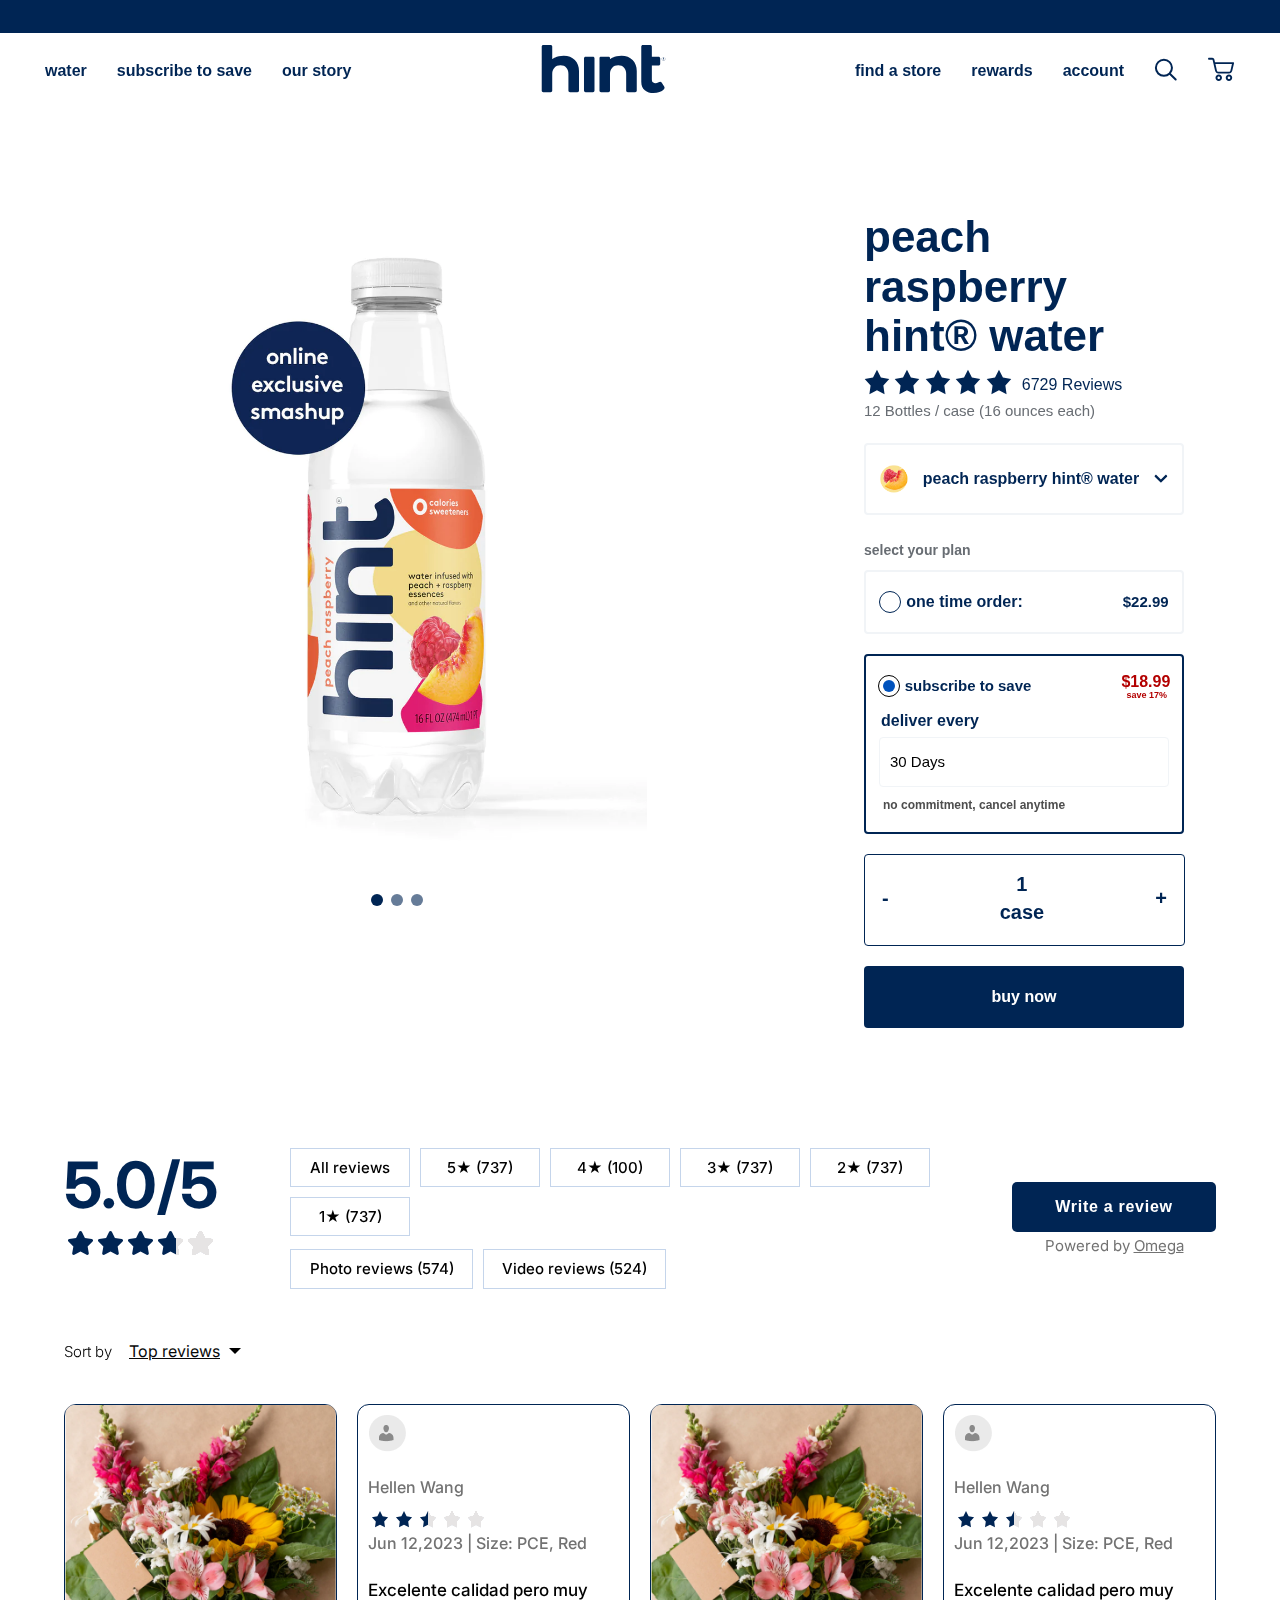
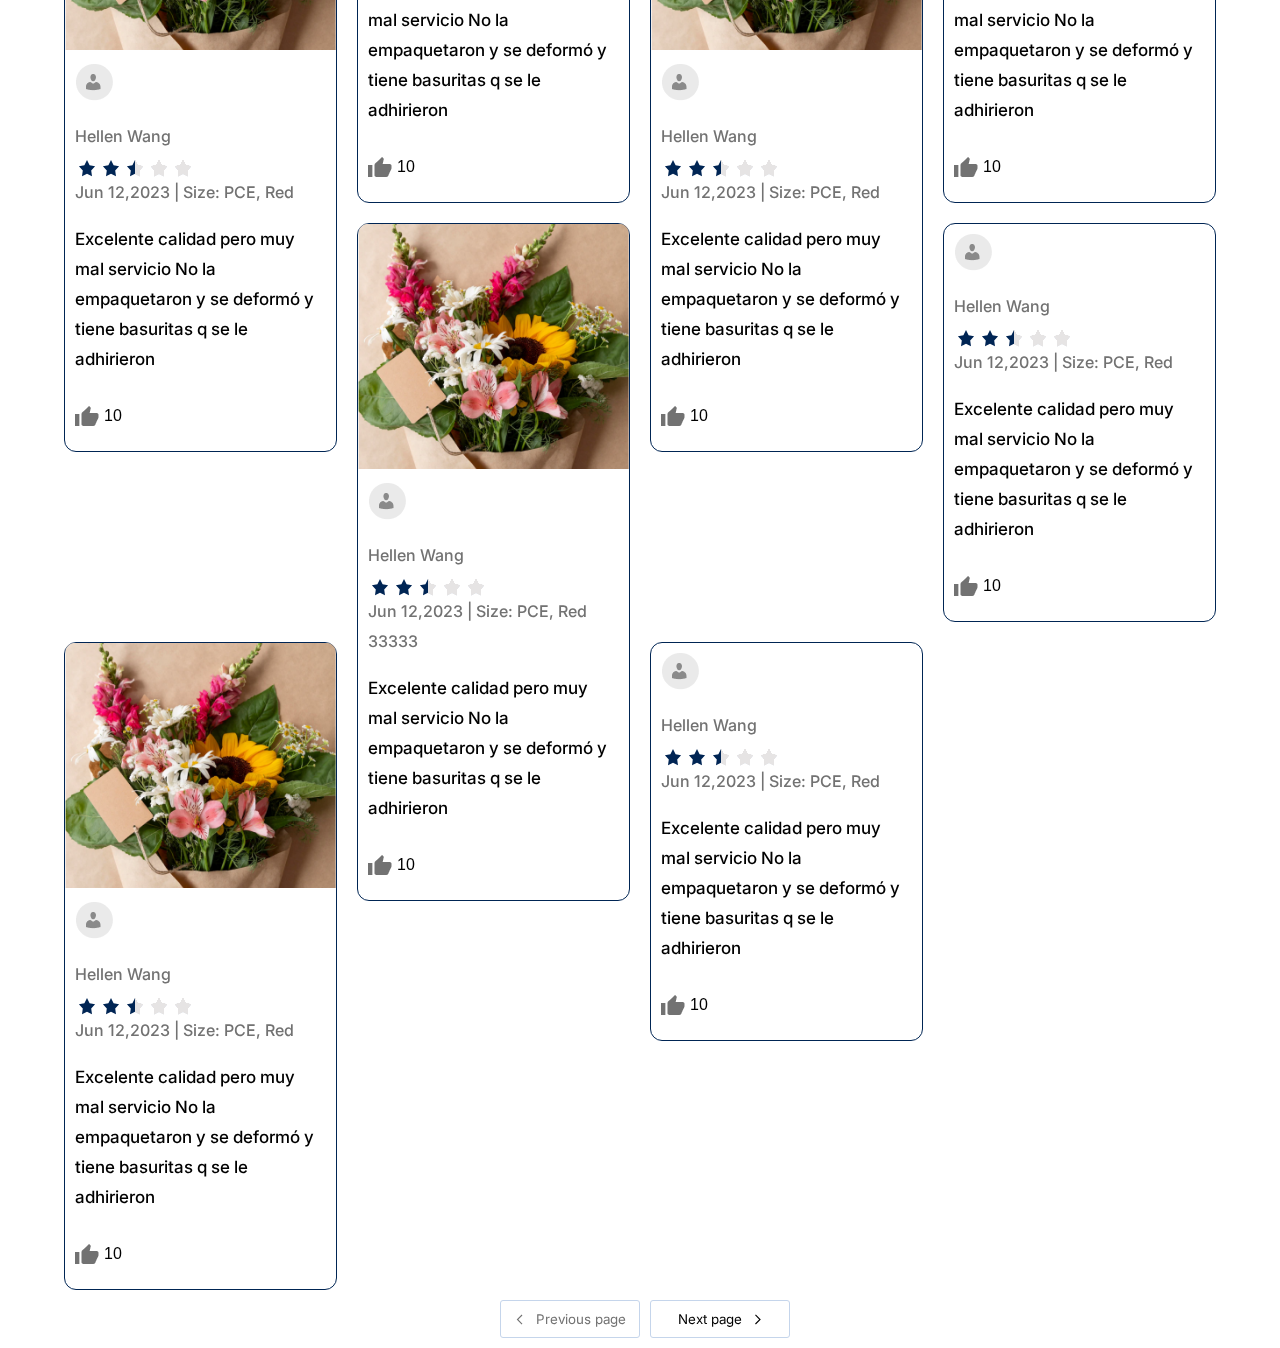
<file: screen_5/index.html>
<!DOCTYPE html>
<html lang="en">
  <head>
    <meta charset="UTF-8" />
    <meta name="viewport" content="width=device-width, initial-scale=1.0" />
    <title>Document</title>
    <link rel="stylesheet" href="index.css" />
    <link rel="preconnect" href="https://fonts.googleapis.com" />
    <link rel="preconnect" href="https://fonts.gstatic.com" crossorigin />
    <link
      href="https://fonts.googleapis.com/css2?family=Inter:wght@500;600;700&display=swap"
      rel="stylesheet"
    />
  </head>

  <body>
    <div class="landing-page">
      <div class="header">
        <div class="banner"></div>
        <div class="main-header">
          <nav class="nav-bar">
            <div id="menu-icon">☰</div>
            <div class="item-group">
              <div class="nav-item">water</div>
              <div class="nav-item">subscribe to save</div>
              <div class="nav-item">our story</div>
            </div>
            <div class="logo-store">
              <svg
                xmlns="http://www.w3.org/2000/svg"
                width="140"
                height="55"
                viewBox="0 0 140 55"
                fill="none"
              >
                <path
                  d="M35.4205 49.7415V32.8932C35.4205 30.3168 34.7162 28.252 33.3038 26.6951C31.8914 25.1381 29.9489 24.3596 27.469 24.3596C24.989 24.3596 22.9946 25.1492 21.4895 26.7284C19.9808 28.3076 19.2283 30.365 19.2283 32.8932V49.7415C19.2283 50.179 19.0689 50.5311 18.7538 50.798C18.435 51.0649 18.0606 51.1984 17.6231 51.1984H10.2573C9.81989 51.1984 9.4566 51.0538 9.16375 50.761C8.87089 50.4681 8.72632 50.1048 8.72632 49.6674V5.59105C8.72632 5.15363 8.87089 4.79034 9.16375 4.49749C9.4566 4.20463 9.81989 4.06006 10.2573 4.06006H17.6231C18.0606 4.06006 18.435 4.19351 18.7538 4.46042C19.0689 4.72732 19.2283 5.07949 19.2283 5.51691V18.1282C19.2283 18.1282 23.3468 14.6584 30.7534 14.6584C35.3723 14.6584 39.0682 16.119 41.841 19.0364C44.6139 21.9538 46.0003 25.6237 46.0003 30.0499V49.7415C46.0003 50.179 45.8409 50.5311 45.5258 50.798C45.2107 51.0649 44.8326 51.1984 44.3952 51.1984H37.0256C36.5882 51.1984 36.2101 51.0649 35.895 50.798C35.5762 50.5348 35.4205 50.1827 35.4205 49.7415Z"
                  fill="#002554"
                />
                <path
                  d="M93.1832 49.7413V32.893C93.1832 30.3166 92.4789 28.2518 91.0665 26.6949C89.6541 25.1379 87.7116 24.3594 85.2316 24.3594C82.7517 24.3594 80.7573 25.149 79.2522 26.7282C77.7435 28.3074 76.991 30.3648 76.991 32.893V49.7413C76.991 50.1788 76.8316 50.5309 76.5165 50.7978C76.1977 51.0647 75.8233 51.1982 75.3858 51.1982H68.02C67.5826 51.1982 67.2193 51.0536 66.9264 50.7608C66.6336 50.4679 66.489 50.1046 66.489 49.6672V17.1901C66.489 16.7527 66.6336 16.3894 66.9264 16.0965C67.2193 15.8037 67.5826 15.6591 68.02 15.6591H75.3858C75.8233 15.6591 76.1977 15.7925 76.5165 16.0595C76.8316 16.3264 76.991 16.6785 76.991 17.116V18.128C76.991 18.128 81.1095 14.6582 88.5161 14.6582C93.135 14.6582 96.8309 16.1188 99.6037 19.0362C102.377 21.9536 103.763 25.6235 103.763 30.0497V49.7413C103.763 50.1788 103.604 50.5309 103.288 50.7978C102.973 51.0647 102.595 51.1982 102.158 51.1982H94.792C94.3546 51.1982 93.9765 51.0647 93.6614 50.7978C93.3389 50.5346 93.1832 50.1825 93.1832 49.7413Z"
                  fill="#002554"
                />
                <path
                  d="M59.9646 51.2017H52.5988C52.1614 51.2017 51.7832 51.046 51.4681 50.7272C51.1531 50.4121 50.9937 50.034 50.9937 49.5966V17.2863C50.9937 16.8489 51.1493 16.4745 51.4681 16.1556C51.7832 15.8406 52.1614 15.6812 52.5988 15.6812H59.9646C60.402 15.6812 60.7653 15.8406 61.0582 16.1556C61.351 16.4707 61.4956 16.8489 61.4956 17.2863V49.5966C61.4956 50.034 61.351 50.4121 61.0582 50.7272C60.7653 51.046 60.402 51.2017 59.9646 51.2017Z"
                  fill="#002554"
                />
                <path
                  d="M108.271 40.6258V24.5077V15.6813V5.66129C108.271 5.17567 108.426 4.78643 108.745 4.49358C109.06 4.20073 109.438 4.05615 109.876 4.05615H117.316C117.705 4.05615 118.057 4.20073 118.372 4.49358C118.687 4.78643 118.847 5.17567 118.847 5.66129V15.6813H125.504C125.942 15.6813 126.331 15.8407 126.672 16.1558C127.013 16.4709 127.184 16.849 127.184 17.2865V22.9026C127.184 23.2918 127.013 23.6588 126.672 23.9962C126.331 24.3372 125.942 24.5077 125.504 24.5077H118.847V38.1458C118.847 39.7028 119.21 40.7704 119.94 41.3561C120.67 41.9381 121.497 42.2309 122.42 42.2309C123.391 42.2309 124.463 41.8899 125.63 41.2115C126.943 40.3848 127.94 40.4812 128.622 41.5044L131.176 45.5895C131.758 46.5125 131.688 47.3874 130.957 48.214C128.526 50.7422 125.026 52.0063 120.455 52.0063C117.052 52.0063 114.168 51.0573 111.811 49.163C109.449 47.265 108.271 44.4181 108.271 40.6258Z"
                  fill="#002554"
                />
                <path
                  d="M130.216 17.8942V18.7357H129.96V16.9526H130.583C130.746 16.9526 130.846 16.9897 130.928 17.0564C131.035 17.1417 131.102 17.2751 131.102 17.4234C131.102 17.5717 131.032 17.7015 130.928 17.7904C130.872 17.8349 130.809 17.8683 130.72 17.8831L131.358 18.732H131.05L130.416 17.8905H130.216V17.8942ZM130.572 17.6533C130.687 17.6533 130.746 17.6273 130.787 17.5865C130.828 17.5458 130.854 17.4864 130.854 17.4234C130.854 17.3604 130.828 17.3011 130.787 17.2603C130.746 17.2195 130.687 17.1936 130.572 17.1936H130.216V17.6533H130.572Z"
                  fill="#002554"
                />
                <path
                  d="M128.689 17.8423C128.689 16.7858 129.549 15.9258 130.605 15.9258C131.662 15.9258 132.522 16.7858 132.522 17.8423C132.522 18.8988 131.662 19.7588 130.605 19.7588C129.549 19.7588 128.689 18.8988 128.689 17.8423ZM132.329 17.8423C132.329 16.8933 131.558 16.1223 130.609 16.1223C129.66 16.1223 128.889 16.8933 128.889 17.8423C128.889 18.7913 129.66 19.5624 130.609 19.5624C131.554 19.5661 132.329 18.795 132.329 17.8423Z"
                  fill="#002554"
                />
              </svg>
            </div>
            <div class="item-group">
              <div class="nav-item">find a store</div>
              <div class="nav-item">rewards</div>
              <div class="nav-item">account</div>
              <div class="icon-search">
                <svg
                  xmlns="http://www.w3.org/2000/svg"
                  width="24"
                  height="24"
                  viewBox="0 0 24 24"
                  fill="none"
                >
                  <path
                    d="M9.91955 18.8274C14.3577 18.8274 17.9555 15.2295 17.9555 10.7914C17.9555 6.35321 14.3577 2.75537 9.91955 2.75537C5.48138 2.75537 1.88354 6.35321 1.88354 10.7914C1.88354 15.2295 5.48138 18.8274 9.91955 18.8274Z"
                    stroke="#002554"
                    stroke-width="2"
                  />
                  <path
                    d="M16.0667 16.9385L21.6775 22.5494"
                    stroke="#002554"
                    stroke-width="2"
                    stroke-linecap="round"
                  />
                </svg>
              </div>
              <div class="icon-cart">
                <svg
                  xmlns="http://www.w3.org/2000/svg"
                  width="27"
                  height="26"
                  viewBox="0 0 27 26"
                  fill="none"
                >
                  <path
                    d="M24.2054 21.7558C24.2054 19.9609 22.7503 18.5058 20.9554 18.5058C19.1604 18.5058 17.7054 19.9609 17.7054 21.7558C17.7054 23.5507 19.1604 25.0058 20.9554 25.0058C22.7503 25.0058 24.2054 23.5507 24.2054 21.7558ZM19.6814 21.7558C19.6814 21.0378 20.2634 20.4558 20.9814 20.4558C21.6993 20.4558 22.2814 21.0378 22.2814 21.7558C22.2814 22.4738 21.6993 23.0558 20.9814 23.0558C20.2634 23.0558 19.6814 22.4738 19.6814 21.7558ZM25.1334 6.13965H7.00055L6.38274 3.51726C6.14975 2.50496 5.27963 1.79114 4.27908 1.7915H0.989221C0.477407 1.7915 0.0625 2.22315 0.0625 2.75562C0.0625 3.28808 0.477407 3.71973 0.989221 3.71973H4.29453C4.44084 3.71566 4.56982 3.81898 4.60343 3.96718L7.0994 14.8649C7.46531 16.4556 8.83245 17.5775 10.4047 17.5772H20.9446C22.5146 17.5746 23.8784 16.4533 24.2437 14.8649L26.0354 7.33514C26.1038 7.04749 26.0412 6.74312 25.8657 6.50973C25.6902 6.27635 25.4213 6.13987 25.1365 6.13965H25.1334ZM22.4459 14.4117C22.2756 15.1286 21.6575 15.6324 20.9477 15.6329H10.4047C9.69013 15.6324 9.0692 15.122 8.90342 14.3989L7.44538 8.06787H23.9503L22.4459 14.4117ZM10.7411 25.0058C12.536 25.0058 13.9911 23.5507 13.9911 21.7558C13.9911 19.9609 12.536 18.5058 10.7411 18.5058C8.94615 18.5058 7.49107 19.9609 7.49107 21.7558C7.49107 23.5507 8.94615 25.0058 10.7411 25.0058ZM10.7411 20.4818C11.459 20.4818 12.0411 21.0638 12.0411 21.7818C12.0411 22.4998 11.459 23.0818 10.7411 23.0818C10.0231 23.0818 9.44107 22.4998 9.44107 21.7818C9.44107 21.0638 10.0231 20.4818 10.7411 20.4818Z"
                    fill="#002554"
                  />
                </svg>
              </div>
            </div>
          </nav>
        </div>
      </div>
      <div class="content-store">
        <div class="product">
          <div class="slide-product">
            <div class="image-product"></div>
            <div class="btn-group">
              <button class="btn-slide active"></button>
              <button class="btn-slide"></button>
              <button class="btn-slide"></button>
            </div>
          </div>
        </div>
        <div class="buy-now">
          <div class="title-product">peach raspberry hint® water</div>
          <div class="review-rating-product">
            <div class="rating-product">
              <svg
                xmlns="http://www.w3.org/2000/svg"
                width="26"
                height="26"
                viewBox="0 0 26 26"
                fill="none"
              >
                <path
                  d="M12.9755 0.754883L16.9224 8.57558L25.2566 10.0832L19.3617 16.4242L20.5656 25.1766L12.9755 21.2749L5.38545 25.1766L6.58941 16.4242L0.69451 10.0832L9.02869 8.57558L12.9755 0.754883Z"
                  fill="#002554"
                />
              </svg>
              <svg
                xmlns="http://www.w3.org/2000/svg"
                width="26"
                height="26"
                viewBox="0 0 26 26"
                fill="none"
              >
                <path
                  d="M12.9755 0.754883L16.9224 8.57558L25.2566 10.0832L19.3617 16.4242L20.5656 25.1766L12.9755 21.2749L5.38545 25.1766L6.58941 16.4242L0.69451 10.0832L9.02869 8.57558L12.9755 0.754883Z"
                  fill="#002554"
                />
              </svg>
              <svg
                xmlns="http://www.w3.org/2000/svg"
                width="26"
                height="26"
                viewBox="0 0 26 26"
                fill="none"
              >
                <path
                  d="M12.9755 0.754883L16.9224 8.57558L25.2566 10.0832L19.3617 16.4242L20.5656 25.1766L12.9755 21.2749L5.38545 25.1766L6.58941 16.4242L0.69451 10.0832L9.02869 8.57558L12.9755 0.754883Z"
                  fill="#002554"
                />
              </svg>
              <svg
                xmlns="http://www.w3.org/2000/svg"
                width="26"
                height="26"
                viewBox="0 0 26 26"
                fill="none"
              >
                <path
                  d="M12.9755 0.754883L16.9224 8.57558L25.2566 10.0832L19.3617 16.4242L20.5656 25.1766L12.9755 21.2749L5.38545 25.1766L6.58941 16.4242L0.69451 10.0832L9.02869 8.57558L12.9755 0.754883Z"
                  fill="#002554"
                />
              </svg>
              <svg
                xmlns="http://www.w3.org/2000/svg"
                width="26"
                height="26"
                viewBox="0 0 26 26"
                fill="none"
              >
                <path
                  d="M12.9755 0.754883L16.9224 8.57558L25.2566 10.0832L19.3617 16.4242L20.5656 25.1766L12.9755 21.2749L5.38545 25.1766L6.58941 16.4242L0.69451 10.0832L9.02869 8.57558L12.9755 0.754883Z"
                  fill="#002554"
                />
              </svg>
            </div>
            <div class="reviews-product">6729 Reviews</div>
          </div>
          <div class="description-product">
            12 Bottles / case (16 ounces each)
          </div>
          <div class="select-product">
            <div class="logo-select"></div>
            <div class="title-select">peach raspberry hint® water</div>
            <svg
              xmlns="http://www.w3.org/2000/svg"
              width="14"
              height="16"
              viewBox="0 0 14 16"
              fill="none"
            >
              <path
                d="M6.40617 11.2765L0.768854 5.63915C0.496971 5.36727 0.496971 4.92647 0.768854 4.65462L1.42636 3.99712C1.69777 3.7257 2.13767 3.72518 2.40972 3.99596L6.89845 8.46365L11.3871 3.99596C11.6592 3.72518 12.0991 3.7257 12.3705 3.99712L13.028 4.65462C13.2999 4.9265 13.2999 5.36729 13.028 5.63915L7.39072 11.2765C7.11884 11.5483 6.67805 11.5483 6.40617 11.2765Z"
                fill="#002554"
              />
            </svg>
          </div>
          <div class="select-plan">
            <div class="title-select-plan">select your plan</div>
            <div class="option-1">
              <div class="wrapper-title-option-1">
                <label class="label-circle"></label>
                <div class="title-option-1">one time order:</div>
              </div>
              <div class="price-option-1">$22.99</div>
            </div>
            <div class="option-2">
              <div class="header-option-2">
                <div class="wrapper-title-option-2">
                  <label class="label-circle-2">
                    <span></span>
                  </label>
                  <div class="title-option-2">subscribe to save</div>
                </div>
                <div class="wrapper-price-option-2">
                  <div class="price-main">$18.99</div>
                  <div class="price-save">save 17%</div>
                </div>
              </div>
              <div class="deliver-every">Deliver every</div>
              <div class="content-option-2">30 Days</div>
              <div class="footer-option-2">no commitment, cancel anytime</div>
            </div>
            <div class="quantily">
              <div class="btn-decrement">-</div>
              <div class="nummer-quantily">
                <div>1</div>
                <div>case</div>
              </div>
              <div class="btn-increment">+</div>
            </div>
            <div class="btn-buy-now">buy now</div>
          </div>
        </div>
      </div>
      <div class="review-store">
        <div class="header-review">
          <div class="review-statistics">
            <div class="star-reviews">
              <div class="number-star-review">5.0/5</div>
              <div class="wrapper-rate-review">
                <div class="stars">
                  <svg viewBox="0 0 576 512" width="100" title="star">
                    <path
                      d="M259.3 17.8L194 150.2 47.9 171.5c-26.2 3.8-36.7 36.1-17.7 54.6l105.7 103-25 145.5c-4.5 26.3 23.2 46 46.4 33.7L288 439.6l130.7 68.7c23.2 12.2 50.9-7.4 46.4-33.7l-25-145.5 105.7-103c19-18.5 8.5-50.8-17.7-54.6L382 150.2 316.7 17.8c-11.7-23.6-45.6-23.9-57.4 0z"
                    /></svg
                  ><svg viewBox="0 0 576 512" width="100" title="star">
                    <path
                      d="M259.3 17.8L194 150.2 47.9 171.5c-26.2 3.8-36.7 36.1-17.7 54.6l105.7 103-25 145.5c-4.5 26.3 23.2 46 46.4 33.7L288 439.6l130.7 68.7c23.2 12.2 50.9-7.4 46.4-33.7l-25-145.5 105.7-103c19-18.5 8.5-50.8-17.7-54.6L382 150.2 316.7 17.8c-11.7-23.6-45.6-23.9-57.4 0z"
                    /></svg
                  ><svg viewBox="0 0 576 512" width="100" title="star">
                    <path
                      d="M259.3 17.8L194 150.2 47.9 171.5c-26.2 3.8-36.7 36.1-17.7 54.6l105.7 103-25 145.5c-4.5 26.3 23.2 46 46.4 33.7L288 439.6l130.7 68.7c23.2 12.2 50.9-7.4 46.4-33.7l-25-145.5 105.7-103c19-18.5 8.5-50.8-17.7-54.6L382 150.2 316.7 17.8c-11.7-23.6-45.6-23.9-57.4 0z"
                    /></svg
                  ><svg viewBox="0 0 576 512" width="100" title="star">
                    <path
                      d="M259.3 17.8L194 150.2 47.9 171.5c-26.2 3.8-36.7 36.1-17.7 54.6l105.7 103-25 145.5c-4.5 26.3 23.2 46 46.4 33.7L288 439.6l130.7 68.7c23.2 12.2 50.9-7.4 46.4-33.7l-25-145.5 105.7-103c19-18.5 8.5-50.8-17.7-54.6L382 150.2 316.7 17.8c-11.7-23.6-45.6-23.9-57.4 0z"
                    /></svg
                  ><svg viewBox="0 0 576 512" width="100" title="star">
                    <path
                      d="M259.3 17.8L194 150.2 47.9 171.5c-26.2 3.8-36.7 36.1-17.7 54.6l105.7 103-25 145.5c-4.5 26.3 23.2 46 46.4 33.7L288 439.6l130.7 68.7c23.2 12.2 50.9-7.4 46.4-33.7l-25-145.5 105.7-103c19-18.5 8.5-50.8-17.7-54.6L382 150.2 316.7 17.8c-11.7-23.6-45.6-23.9-57.4 0z"
                    />
                  </svg>

                  <div class="cover" style="width: 30%"></div>
                </div>
              </div>
            </div>
            <div class="rate-review">
              <div class="rate-review-item">
                <div class="rate-review-sub-item">All reviews</div>
                <div class="rate-review-sub-item">5★ (737)</div>
                <div class="rate-review-sub-item">4★ (100)</div>
                <div class="rate-review-sub-item">3★ (737)</div>
                <div class="rate-review-sub-item">2★ (737)</div>
                <div class="rate-review-sub-item">1★ (737)</div>
              </div>
              <div class="rate-review-item-photo-video">
                <div class="rate-review-sub-item-photo-video">
                  Photo reviews (574)
                </div>
                <div class="rate-review-sub-item-photo-video">
                  Video reviews (524)
                </div>
              </div>
            </div>
          </div>
          <div class="write-review">
            <div
              class="btn-write-review"
              onclick="showModalReview()"
              data-modal-target="modal1"
            >
              Write a review
            </div>
            <div class="powered">
              Powered by <span class="link-omega">Omega</span>
            </div>
          </div>
        </div>
        <div class="sort-review">
          <div class="sort-by">
            <label class="lable-sort" for="sort-by">Sort by</label>
            <div class="custom-select">
              <select class="select-sort-by" name="sort-by" id="sort-by">
                <option value="top-reviews">Top reviews</option>
                <option value="newest-reviews">Newest reviews</option>
              </select>
            </div>
          </div>
          <div class="filter-by"></div>
        </div>
      </div>

      <div class="modal" id="modal1">
        <div class="modal-content">
          <span class="modal-close">&times;</span>
          <h1 style="margin-bottom: 0">Write a review</h1>

          <div class="rating">
            <div>
              <span class="pick_star" data-value="1">&#9733;</span>
              <p>5</p>
            </div>
            <div>
              <span class="pick_star" data-value="2">&#9733;</span>
              <p>4</p>
            </div>
            <div>
              <span class="pick_star" data-value="3">&#9733;</span>
              <p>3</p>
            </div>
            <div>
              <span class="pick_star" data-value="4">&#9733;</span>
              <p>2</p>
            </div>
            <div>
              <span class="pick_star" data-value="5">&#9733;</span>
              <p>1</p>
            </div>
          </div>

          <div class="review_infor">
            <div>
              <div class="input-block">
                <input
                  type="text"
                  name="input-text"
                  id="input_name"
                  required
                  spellcheck="false"
                />
                <span class="placeholder"> Your name </span>
              </div>
            </div>
            <div>
              <div class="input-block">
                <input
                  type="email"
                  name="input-text"
                  id="input_email"
                  required
                  spellcheck="false"
                />
                <span class="placeholder"> Your email </span>
              </div>
            </div>
          </div>
          <div class="review_write_content input-block">
            <textarea id="input_desc" rows="5" cols="74"></textarea>
            <span class="placeholder_textarea"> Review Content </span>
          </div>
          <div class="upload_image">
            <svg
              width="16"
              height="16"
              viewBox="0 0 16 16"
              fill="none"
              xmlns="http://www.w3.org/2000/svg"
            >
              <path
                d="M7 12V3.85L4.4 6.45L3 5L8 0L13 5L11.6 6.45L9 3.85V12H7ZM2 16C1.45 16 0.979002 15.804 0.587002 15.412C0.195002 15.02 -0.000664969 14.5493 1.69779e-06 14V11H2V14H14V11H16V14C16 14.55 15.804 15.021 15.412 15.413C15.02 15.805 14.5493 16.0007 14 16H2Z"
                fill="#949494"
              />
            </svg>
            <p>Upload photo reviews</p>
            <input id="input_file" type="file" multiple="multiple" hidden />
          </div>
          <div
            id="preview_container"
            style="display: flex"
            class="input-block"
          ></div>
          <div class="modal__footer">
            <button
              id="submit"
              onclick="handleSubmitReview()"
              class="submit_content"
              disabled
              data-modal-target="modal2"
            >
              Submit
            </button>
            <p class="inline_err" id="inline_err">! Missing fields</p>
          </div>
        </div>
      </div>

      <div class="modal modal_thankyou" id="modal2">
        <div class="modal-content">
          <span class="modal-close">&times;</span>
          <h1 style="margin: 0">Thank you</h1>
          <p style="color: #818181">Your review was submitted!</p>
        </div>
      </div>

      <div class="review_container">
        <div class="review_list_container">
          <div class="review_item">
            <img
              class="review_image"
              src="img/review_img.jpg.png"
              alt="review image"
            />
            <div class="review_item_content">
              <img src="../screen_4/img/avt_img.png" alt="name_author" />
              <p class="name_author">Hellen Wang</p>
              <div class="stars-3">
                <svg
                  xmlns="http://www.w3.org/2000/svg"
                  width="17"
                  height="17"
                  viewBox="0 0 17 17"
                  fill="none"
                >
                  <path
                    d="M8.5 0L11.098 5.2138L16.584 6.21885L12.7037 10.4462L13.4962 16.2812L8.5 13.68L3.50383 16.2812L4.29633 10.4462L0.416019 6.21885L5.90199 5.2138L8.5 0Z"
                    fill="#002554"
                  />
                </svg>
                <svg
                  xmlns="http://www.w3.org/2000/svg"
                  width="17"
                  height="17"
                  viewBox="0 0 17 17"
                  fill="none"
                >
                  <path
                    d="M8.5 0L11.098 5.2138L16.584 6.21885L12.7037 10.4462L13.4962 16.2812L8.5 13.68L3.50383 16.2812L4.29633 10.4462L0.416019 6.21885L5.90199 5.2138L8.5 0Z"
                    fill="#002554"
                  />
                </svg>
                <svg
                  xmlns="http://www.w3.org/2000/svg"
                  width="17"
                  height="17"
                  viewBox="0 0 17 17"
                  fill="none"
                >
                  <path
                    d="M8.5 0L11.098 5.2138L16.584 6.21885L12.7037 10.4462L13.4962 16.2812L8.5 13.68L3.50383 16.2812L4.29633 10.4462L0.416019 6.21885L5.90199 5.2138L8.5 0Z"
                    fill="#002554"
                  />
                </svg>
                <svg
                  xmlns="http://www.w3.org/2000/svg"
                  width="17"
                  height="17"
                  viewBox="0 0 17 17"
                  fill="none"
                >
                  <path
                    d="M8.5 0L11.098 5.2138L16.584 6.21885L12.7037 10.4462L13.4962 16.2812L8.5 13.68L3.50383 16.2812L4.29633 10.4462L0.416019 6.21885L5.90199 5.2138L8.5 0Z"
                    fill="#002554"
                  />
                </svg>
                <svg
                  xmlns="http://www.w3.org/2000/svg"
                  width="17"
                  height="17"
                  viewBox="0 0 17 17"
                  fill="none"
                >
                  <path
                    d="M8.5 0L11.098 5.2138L16.584 6.21885L12.7037 10.4462L13.4962 16.2812L8.5 13.68L3.50383 16.2812L4.29633 10.4462L0.416019 6.21885L5.90199 5.2138L8.5 0Z"
                    fill="#002554"
                  />
                </svg>

                <div class="cover2" style="width: 50%"></div>
              </div>
              <div class="review_date">Jun 12,2023 | Size: PCE, Red</div>
              <p class="review_desc">
                Excelente calidad pero muy mal servicio No la empaquetaron y se
                deformó y tiene basuritas q se le adhirieron
              </p>
              <div class="like_icon">
                <img
                  src="img/review_like.png"
                  class="icon_review_like"
                  alt="review like"
                />
                <p class="numbers_like">10</p>
              </div>
            </div>
          </div>
          <div class="review_item">
            <div class="review_item_content">
              <img src="../screen_4/img/avt_img.png" alt="name_author" />
              <p class="name_author">Hellen Wang</p>
              <div class="stars-3">
                <svg
                  xmlns="http://www.w3.org/2000/svg"
                  width="17"
                  height="17"
                  viewBox="0 0 17 17"
                  fill="none"
                >
                  <path
                    d="M8.5 0L11.098 5.2138L16.584 6.21885L12.7037 10.4462L13.4962 16.2812L8.5 13.68L3.50383 16.2812L4.29633 10.4462L0.416019 6.21885L5.90199 5.2138L8.5 0Z"
                    fill="#002554"
                  />
                </svg>
                <svg
                  xmlns="http://www.w3.org/2000/svg"
                  width="17"
                  height="17"
                  viewBox="0 0 17 17"
                  fill="none"
                >
                  <path
                    d="M8.5 0L11.098 5.2138L16.584 6.21885L12.7037 10.4462L13.4962 16.2812L8.5 13.68L3.50383 16.2812L4.29633 10.4462L0.416019 6.21885L5.90199 5.2138L8.5 0Z"
                    fill="#002554"
                  />
                </svg>
                <svg
                  xmlns="http://www.w3.org/2000/svg"
                  width="17"
                  height="17"
                  viewBox="0 0 17 17"
                  fill="none"
                >
                  <path
                    d="M8.5 0L11.098 5.2138L16.584 6.21885L12.7037 10.4462L13.4962 16.2812L8.5 13.68L3.50383 16.2812L4.29633 10.4462L0.416019 6.21885L5.90199 5.2138L8.5 0Z"
                    fill="#002554"
                  />
                </svg>
                <svg
                  xmlns="http://www.w3.org/2000/svg"
                  width="17"
                  height="17"
                  viewBox="0 0 17 17"
                  fill="none"
                >
                  <path
                    d="M8.5 0L11.098 5.2138L16.584 6.21885L12.7037 10.4462L13.4962 16.2812L8.5 13.68L3.50383 16.2812L4.29633 10.4462L0.416019 6.21885L5.90199 5.2138L8.5 0Z"
                    fill="#002554"
                  />
                </svg>
                <svg
                  xmlns="http://www.w3.org/2000/svg"
                  width="17"
                  height="17"
                  viewBox="0 0 17 17"
                  fill="none"
                >
                  <path
                    d="M8.5 0L11.098 5.2138L16.584 6.21885L12.7037 10.4462L13.4962 16.2812L8.5 13.68L3.50383 16.2812L4.29633 10.4462L0.416019 6.21885L5.90199 5.2138L8.5 0Z"
                    fill="#002554"
                  />
                </svg>

                <div class="cover2" style="width: 50%"></div>
              </div>
              <div class="review_date">Jun 12,2023 | Size: PCE, Red</div>
              <p class="review_desc">
                Excelente calidad pero muy mal servicio No la empaquetaron y se
                deformó y tiene basuritas q se le adhirieron
              </p>
              <div class="like_icon">
                <img
                  src="img/review_like.png"
                  class="icon_review_like"
                  alt="review like"
                />
                <p class="numbers_like">10</p>
              </div>
            </div>
          </div>
          <div class="review_item">
            <img
              class="review_image"
              src="img/review_img.jpg.png"
              alt="review image"
            />
            <div class="review_item_content">
              <img src="../screen_4/img/avt_img.png" alt="name_author" />
              <p class="name_author">Hellen Wang</p>
              <div class="stars-3">
                <svg
                  xmlns="http://www.w3.org/2000/svg"
                  width="17"
                  height="17"
                  viewBox="0 0 17 17"
                  fill="none"
                >
                  <path
                    d="M8.5 0L11.098 5.2138L16.584 6.21885L12.7037 10.4462L13.4962 16.2812L8.5 13.68L3.50383 16.2812L4.29633 10.4462L0.416019 6.21885L5.90199 5.2138L8.5 0Z"
                    fill="#002554"
                  />
                </svg>
                <svg
                  xmlns="http://www.w3.org/2000/svg"
                  width="17"
                  height="17"
                  viewBox="0 0 17 17"
                  fill="none"
                >
                  <path
                    d="M8.5 0L11.098 5.2138L16.584 6.21885L12.7037 10.4462L13.4962 16.2812L8.5 13.68L3.50383 16.2812L4.29633 10.4462L0.416019 6.21885L5.90199 5.2138L8.5 0Z"
                    fill="#002554"
                  />
                </svg>
                <svg
                  xmlns="http://www.w3.org/2000/svg"
                  width="17"
                  height="17"
                  viewBox="0 0 17 17"
                  fill="none"
                >
                  <path
                    d="M8.5 0L11.098 5.2138L16.584 6.21885L12.7037 10.4462L13.4962 16.2812L8.5 13.68L3.50383 16.2812L4.29633 10.4462L0.416019 6.21885L5.90199 5.2138L8.5 0Z"
                    fill="#002554"
                  />
                </svg>
                <svg
                  xmlns="http://www.w3.org/2000/svg"
                  width="17"
                  height="17"
                  viewBox="0 0 17 17"
                  fill="none"
                >
                  <path
                    d="M8.5 0L11.098 5.2138L16.584 6.21885L12.7037 10.4462L13.4962 16.2812L8.5 13.68L3.50383 16.2812L4.29633 10.4462L0.416019 6.21885L5.90199 5.2138L8.5 0Z"
                    fill="#002554"
                  />
                </svg>
                <svg
                  xmlns="http://www.w3.org/2000/svg"
                  width="17"
                  height="17"
                  viewBox="0 0 17 17"
                  fill="none"
                >
                  <path
                    d="M8.5 0L11.098 5.2138L16.584 6.21885L12.7037 10.4462L13.4962 16.2812L8.5 13.68L3.50383 16.2812L4.29633 10.4462L0.416019 6.21885L5.90199 5.2138L8.5 0Z"
                    fill="#002554"
                  />
                </svg>

                <div class="cover2" style="width: 50%"></div>
              </div>
              <div class="review_date">Jun 12,2023 | Size: PCE, Red</div>
              <p class="review_desc">
                Excelente calidad pero muy mal servicio No la empaquetaron y se
                deformó y tiene basuritas q se le adhirieron
              </p>
              <div class="like_icon">
                <img
                  src="img/review_like.png"
                  class="icon_review_like"
                  alt="review like"
                />
                <p class="numbers_like">10</p>
              </div>
            </div>
          </div>
          <div class="review_item">
            <div class="review_item_content">
              <img src="../screen_4/img/avt_img.png" alt="name_author" />
              <p class="name_author">Hellen Wang</p>
              <div class="stars-3">
                <svg
                  xmlns="http://www.w3.org/2000/svg"
                  width="17"
                  height="17"
                  viewBox="0 0 17 17"
                  fill="none"
                >
                  <path
                    d="M8.5 0L11.098 5.2138L16.584 6.21885L12.7037 10.4462L13.4962 16.2812L8.5 13.68L3.50383 16.2812L4.29633 10.4462L0.416019 6.21885L5.90199 5.2138L8.5 0Z"
                    fill="#002554"
                  />
                </svg>
                <svg
                  xmlns="http://www.w3.org/2000/svg"
                  width="17"
                  height="17"
                  viewBox="0 0 17 17"
                  fill="none"
                >
                  <path
                    d="M8.5 0L11.098 5.2138L16.584 6.21885L12.7037 10.4462L13.4962 16.2812L8.5 13.68L3.50383 16.2812L4.29633 10.4462L0.416019 6.21885L5.90199 5.2138L8.5 0Z"
                    fill="#002554"
                  />
                </svg>
                <svg
                  xmlns="http://www.w3.org/2000/svg"
                  width="17"
                  height="17"
                  viewBox="0 0 17 17"
                  fill="none"
                >
                  <path
                    d="M8.5 0L11.098 5.2138L16.584 6.21885L12.7037 10.4462L13.4962 16.2812L8.5 13.68L3.50383 16.2812L4.29633 10.4462L0.416019 6.21885L5.90199 5.2138L8.5 0Z"
                    fill="#002554"
                  />
                </svg>
                <svg
                  xmlns="http://www.w3.org/2000/svg"
                  width="17"
                  height="17"
                  viewBox="0 0 17 17"
                  fill="none"
                >
                  <path
                    d="M8.5 0L11.098 5.2138L16.584 6.21885L12.7037 10.4462L13.4962 16.2812L8.5 13.68L3.50383 16.2812L4.29633 10.4462L0.416019 6.21885L5.90199 5.2138L8.5 0Z"
                    fill="#002554"
                  />
                </svg>
                <svg
                  xmlns="http://www.w3.org/2000/svg"
                  width="17"
                  height="17"
                  viewBox="0 0 17 17"
                  fill="none"
                >
                  <path
                    d="M8.5 0L11.098 5.2138L16.584 6.21885L12.7037 10.4462L13.4962 16.2812L8.5 13.68L3.50383 16.2812L4.29633 10.4462L0.416019 6.21885L5.90199 5.2138L8.5 0Z"
                    fill="#002554"
                  />
                </svg>

                <div class="cover2" style="width: 50%"></div>
              </div>
              <div class="review_date">Jun 12,2023 | Size: PCE, Red</div>
              <p class="review_desc">
                Excelente calidad pero muy mal servicio No la empaquetaron y se
                deformó y tiene basuritas q se le adhirieron
              </p>
              <div class="like_icon">
                <img
                  src="img/review_like.png"
                  class="icon_review_like"
                  alt="review like"
                />
                <p class="numbers_like">10</p>
              </div>
            </div>
          </div>
          <div class="review_item">
            <img
              class="review_image"
              src="img/review_img.jpg.png"
              alt="review image"
            />
            <div class="review_item_content">
              <img src="../screen_4/img/avt_img.png" alt="name_author" />
              <p class="name_author">Hellen Wang</p>
              <div class="stars-3">
                <svg
                  xmlns="http://www.w3.org/2000/svg"
                  width="17"
                  height="17"
                  viewBox="0 0 17 17"
                  fill="none"
                >
                  <path
                    d="M8.5 0L11.098 5.2138L16.584 6.21885L12.7037 10.4462L13.4962 16.2812L8.5 13.68L3.50383 16.2812L4.29633 10.4462L0.416019 6.21885L5.90199 5.2138L8.5 0Z"
                    fill="#002554"
                  />
                </svg>
                <svg
                  xmlns="http://www.w3.org/2000/svg"
                  width="17"
                  height="17"
                  viewBox="0 0 17 17"
                  fill="none"
                >
                  <path
                    d="M8.5 0L11.098 5.2138L16.584 6.21885L12.7037 10.4462L13.4962 16.2812L8.5 13.68L3.50383 16.2812L4.29633 10.4462L0.416019 6.21885L5.90199 5.2138L8.5 0Z"
                    fill="#002554"
                  />
                </svg>
                <svg
                  xmlns="http://www.w3.org/2000/svg"
                  width="17"
                  height="17"
                  viewBox="0 0 17 17"
                  fill="none"
                >
                  <path
                    d="M8.5 0L11.098 5.2138L16.584 6.21885L12.7037 10.4462L13.4962 16.2812L8.5 13.68L3.50383 16.2812L4.29633 10.4462L0.416019 6.21885L5.90199 5.2138L8.5 0Z"
                    fill="#002554"
                  />
                </svg>
                <svg
                  xmlns="http://www.w3.org/2000/svg"
                  width="17"
                  height="17"
                  viewBox="0 0 17 17"
                  fill="none"
                >
                  <path
                    d="M8.5 0L11.098 5.2138L16.584 6.21885L12.7037 10.4462L13.4962 16.2812L8.5 13.68L3.50383 16.2812L4.29633 10.4462L0.416019 6.21885L5.90199 5.2138L8.5 0Z"
                    fill="#002554"
                  />
                </svg>
                <svg
                  xmlns="http://www.w3.org/2000/svg"
                  width="17"
                  height="17"
                  viewBox="0 0 17 17"
                  fill="none"
                >
                  <path
                    d="M8.5 0L11.098 5.2138L16.584 6.21885L12.7037 10.4462L13.4962 16.2812L8.5 13.68L3.50383 16.2812L4.29633 10.4462L0.416019 6.21885L5.90199 5.2138L8.5 0Z"
                    fill="#002554"
                  />
                </svg>

                <div class="cover2" style="width: 50%"></div>
              </div>
              <div class="review_date">Jun 12,2023 | Size: PCE, Red 33333</div>
              <p class="review_desc">
                Excelente calidad pero muy mal servicio No la empaquetaron y se
                deformó y tiene basuritas q se le adhirieron
              </p>
              <div class="like_icon">
                <img
                  src="img/review_like.png"
                  class="icon_review_like"
                  alt="review like"
                />
                <p class="numbers_like">10</p>
              </div>
            </div>
          </div>
          <div class="review_item">
            <div class="review_item_content">
              <img src="../screen_4/img/avt_img.png" alt="name_author" />
              <p class="name_author">Hellen Wang</p>
              <div class="stars-3">
                <svg
                  xmlns="http://www.w3.org/2000/svg"
                  width="17"
                  height="17"
                  viewBox="0 0 17 17"
                  fill="none"
                >
                  <path
                    d="M8.5 0L11.098 5.2138L16.584 6.21885L12.7037 10.4462L13.4962 16.2812L8.5 13.68L3.50383 16.2812L4.29633 10.4462L0.416019 6.21885L5.90199 5.2138L8.5 0Z"
                    fill="#002554"
                  />
                </svg>
                <svg
                  xmlns="http://www.w3.org/2000/svg"
                  width="17"
                  height="17"
                  viewBox="0 0 17 17"
                  fill="none"
                >
                  <path
                    d="M8.5 0L11.098 5.2138L16.584 6.21885L12.7037 10.4462L13.4962 16.2812L8.5 13.68L3.50383 16.2812L4.29633 10.4462L0.416019 6.21885L5.90199 5.2138L8.5 0Z"
                    fill="#002554"
                  />
                </svg>
                <svg
                  xmlns="http://www.w3.org/2000/svg"
                  width="17"
                  height="17"
                  viewBox="0 0 17 17"
                  fill="none"
                >
                  <path
                    d="M8.5 0L11.098 5.2138L16.584 6.21885L12.7037 10.4462L13.4962 16.2812L8.5 13.68L3.50383 16.2812L4.29633 10.4462L0.416019 6.21885L5.90199 5.2138L8.5 0Z"
                    fill="#002554"
                  />
                </svg>
                <svg
                  xmlns="http://www.w3.org/2000/svg"
                  width="17"
                  height="17"
                  viewBox="0 0 17 17"
                  fill="none"
                >
                  <path
                    d="M8.5 0L11.098 5.2138L16.584 6.21885L12.7037 10.4462L13.4962 16.2812L8.5 13.68L3.50383 16.2812L4.29633 10.4462L0.416019 6.21885L5.90199 5.2138L8.5 0Z"
                    fill="#002554"
                  />
                </svg>
                <svg
                  xmlns="http://www.w3.org/2000/svg"
                  width="17"
                  height="17"
                  viewBox="0 0 17 17"
                  fill="none"
                >
                  <path
                    d="M8.5 0L11.098 5.2138L16.584 6.21885L12.7037 10.4462L13.4962 16.2812L8.5 13.68L3.50383 16.2812L4.29633 10.4462L0.416019 6.21885L5.90199 5.2138L8.5 0Z"
                    fill="#002554"
                  />
                </svg>

                <div class="cover2" style="width: 50%"></div>
              </div>
              <div class="review_date">Jun 12,2023 | Size: PCE, Red</div>
              <p class="review_desc">
                Excelente calidad pero muy mal servicio No la empaquetaron y se
                deformó y tiene basuritas q se le adhirieron
              </p>
              <div class="like_icon">
                <img
                  src="img/review_like.png"
                  class="icon_review_like"
                  alt="review like"
                />
                <p class="numbers_like">10</p>
              </div>
            </div>
          </div>
          <div class="review_item">
            <img
              class="review_image"
              src="img/review_img.jpg.png"
              alt="review image"
            />
            <div class="review_item_content">
              <img src="../screen_4/img/avt_img.png" alt="name_author" />
              <p class="name_author">Hellen Wang</p>
              <div class="stars-3">
                <svg
                  xmlns="http://www.w3.org/2000/svg"
                  width="17"
                  height="17"
                  viewBox="0 0 17 17"
                  fill="none"
                >
                  <path
                    d="M8.5 0L11.098 5.2138L16.584 6.21885L12.7037 10.4462L13.4962 16.2812L8.5 13.68L3.50383 16.2812L4.29633 10.4462L0.416019 6.21885L5.90199 5.2138L8.5 0Z"
                    fill="#002554"
                  />
                </svg>
                <svg
                  xmlns="http://www.w3.org/2000/svg"
                  width="17"
                  height="17"
                  viewBox="0 0 17 17"
                  fill="none"
                >
                  <path
                    d="M8.5 0L11.098 5.2138L16.584 6.21885L12.7037 10.4462L13.4962 16.2812L8.5 13.68L3.50383 16.2812L4.29633 10.4462L0.416019 6.21885L5.90199 5.2138L8.5 0Z"
                    fill="#002554"
                  />
                </svg>
                <svg
                  xmlns="http://www.w3.org/2000/svg"
                  width="17"
                  height="17"
                  viewBox="0 0 17 17"
                  fill="none"
                >
                  <path
                    d="M8.5 0L11.098 5.2138L16.584 6.21885L12.7037 10.4462L13.4962 16.2812L8.5 13.68L3.50383 16.2812L4.29633 10.4462L0.416019 6.21885L5.90199 5.2138L8.5 0Z"
                    fill="#002554"
                  />
                </svg>
                <svg
                  xmlns="http://www.w3.org/2000/svg"
                  width="17"
                  height="17"
                  viewBox="0 0 17 17"
                  fill="none"
                >
                  <path
                    d="M8.5 0L11.098 5.2138L16.584 6.21885L12.7037 10.4462L13.4962 16.2812L8.5 13.68L3.50383 16.2812L4.29633 10.4462L0.416019 6.21885L5.90199 5.2138L8.5 0Z"
                    fill="#002554"
                  />
                </svg>
                <svg
                  xmlns="http://www.w3.org/2000/svg"
                  width="17"
                  height="17"
                  viewBox="0 0 17 17"
                  fill="none"
                >
                  <path
                    d="M8.5 0L11.098 5.2138L16.584 6.21885L12.7037 10.4462L13.4962 16.2812L8.5 13.68L3.50383 16.2812L4.29633 10.4462L0.416019 6.21885L5.90199 5.2138L8.5 0Z"
                    fill="#002554"
                  />
                </svg>

                <div class="cover2" style="width: 50%"></div>
              </div>
              <div class="review_date">Jun 12,2023 | Size: PCE, Red</div>
              <p class="review_desc">
                Excelente calidad pero muy mal servicio No la empaquetaron y se
                deformó y tiene basuritas q se le adhirieron
              </p>
              <div class="like_icon">
                <img
                  src="img/review_like.png"
                  class="icon_review_like"
                  alt="review like"
                />
                <p class="numbers_like">10</p>
              </div>
            </div>
          </div>
          <div class="review_item">
            <div class="review_item_content">
              <img src="../screen_4/img/avt_img.png" alt="name_author" />
              <p class="name_author">Hellen Wang</p>
              <div class="stars-3">
                <svg
                  xmlns="http://www.w3.org/2000/svg"
                  width="17"
                  height="17"
                  viewBox="0 0 17 17"
                  fill="none"
                >
                  <path
                    d="M8.5 0L11.098 5.2138L16.584 6.21885L12.7037 10.4462L13.4962 16.2812L8.5 13.68L3.50383 16.2812L4.29633 10.4462L0.416019 6.21885L5.90199 5.2138L8.5 0Z"
                    fill="#002554"
                  />
                </svg>
                <svg
                  xmlns="http://www.w3.org/2000/svg"
                  width="17"
                  height="17"
                  viewBox="0 0 17 17"
                  fill="none"
                >
                  <path
                    d="M8.5 0L11.098 5.2138L16.584 6.21885L12.7037 10.4462L13.4962 16.2812L8.5 13.68L3.50383 16.2812L4.29633 10.4462L0.416019 6.21885L5.90199 5.2138L8.5 0Z"
                    fill="#002554"
                  />
                </svg>
                <svg
                  xmlns="http://www.w3.org/2000/svg"
                  width="17"
                  height="17"
                  viewBox="0 0 17 17"
                  fill="none"
                >
                  <path
                    d="M8.5 0L11.098 5.2138L16.584 6.21885L12.7037 10.4462L13.4962 16.2812L8.5 13.68L3.50383 16.2812L4.29633 10.4462L0.416019 6.21885L5.90199 5.2138L8.5 0Z"
                    fill="#002554"
                  />
                </svg>
                <svg
                  xmlns="http://www.w3.org/2000/svg"
                  width="17"
                  height="17"
                  viewBox="0 0 17 17"
                  fill="none"
                >
                  <path
                    d="M8.5 0L11.098 5.2138L16.584 6.21885L12.7037 10.4462L13.4962 16.2812L8.5 13.68L3.50383 16.2812L4.29633 10.4462L0.416019 6.21885L5.90199 5.2138L8.5 0Z"
                    fill="#002554"
                  />
                </svg>
                <svg
                  xmlns="http://www.w3.org/2000/svg"
                  width="17"
                  height="17"
                  viewBox="0 0 17 17"
                  fill="none"
                >
                  <path
                    d="M8.5 0L11.098 5.2138L16.584 6.21885L12.7037 10.4462L13.4962 16.2812L8.5 13.68L3.50383 16.2812L4.29633 10.4462L0.416019 6.21885L5.90199 5.2138L8.5 0Z"
                    fill="#002554"
                  />
                </svg>

                <div class="cover2" style="width: 50%"></div>
              </div>
              <div class="review_date">Jun 12,2023 | Size: PCE, Red</div>
              <p class="review_desc">
                Excelente calidad pero muy mal servicio No la empaquetaron y se
                deformó y tiene basuritas q se le adhirieron
              </p>
              <div class="like_icon">
                <img
                  src="img/review_like.png"
                  class="icon_review_like"
                  alt="review like"
                />
                <p class="numbers_like">10</p>
              </div>
            </div>
          </div>
        </div>
      </div>
      <div class="review_container">
        <div class="review_list_container">
          <div class="review_item">
            <img
              class="review_image"
              src="img/review_img.jpg.png"
              alt="review image"
            />
            <div class="review_item_content">
              <img src="../screen_4/img/avt_img.png" alt="name_author" />
              <p class="name_author">Hellen Wang</p>
              <div class="stars-3">
                <svg
                  xmlns="http://www.w3.org/2000/svg"
                  width="17"
                  height="17"
                  viewBox="0 0 17 17"
                  fill="none"
                >
                  <path
                    d="M8.5 0L11.098 5.2138L16.584 6.21885L12.7037 10.4462L13.4962 16.2812L8.5 13.68L3.50383 16.2812L4.29633 10.4462L0.416019 6.21885L5.90199 5.2138L8.5 0Z"
                    fill="#002554"
                  />
                </svg>
                <svg
                  xmlns="http://www.w3.org/2000/svg"
                  width="17"
                  height="17"
                  viewBox="0 0 17 17"
                  fill="none"
                >
                  <path
                    d="M8.5 0L11.098 5.2138L16.584 6.21885L12.7037 10.4462L13.4962 16.2812L8.5 13.68L3.50383 16.2812L4.29633 10.4462L0.416019 6.21885L5.90199 5.2138L8.5 0Z"
                    fill="#002554"
                  />
                </svg>
                <svg
                  xmlns="http://www.w3.org/2000/svg"
                  width="17"
                  height="17"
                  viewBox="0 0 17 17"
                  fill="none"
                >
                  <path
                    d="M8.5 0L11.098 5.2138L16.584 6.21885L12.7037 10.4462L13.4962 16.2812L8.5 13.68L3.50383 16.2812L4.29633 10.4462L0.416019 6.21885L5.90199 5.2138L8.5 0Z"
                    fill="#002554"
                  />
                </svg>
                <svg
                  xmlns="http://www.w3.org/2000/svg"
                  width="17"
                  height="17"
                  viewBox="0 0 17 17"
                  fill="none"
                >
                  <path
                    d="M8.5 0L11.098 5.2138L16.584 6.21885L12.7037 10.4462L13.4962 16.2812L8.5 13.68L3.50383 16.2812L4.29633 10.4462L0.416019 6.21885L5.90199 5.2138L8.5 0Z"
                    fill="#002554"
                  />
                </svg>
                <svg
                  xmlns="http://www.w3.org/2000/svg"
                  width="17"
                  height="17"
                  viewBox="0 0 17 17"
                  fill="none"
                >
                  <path
                    d="M8.5 0L11.098 5.2138L16.584 6.21885L12.7037 10.4462L13.4962 16.2812L8.5 13.68L3.50383 16.2812L4.29633 10.4462L0.416019 6.21885L5.90199 5.2138L8.5 0Z"
                    fill="#002554"
                  />
                </svg>

                <div class="cover2" style="width: 50%"></div>
              </div>
              <div class="review_date">Jun 12,2023 | Size: PCE, Red</div>
              <p class="review_desc">
                Excelente calidad pero muy mal servicio No la empaquetaron y se
                deformó y tiene basuritas q se le adhirieron
              </p>
              <div class="like_icon">
                <img
                  src="img/review_like.png"
                  class="icon_review_like"
                  alt="review like"
                />
                <p class="numbers_like">10</p>
              </div>
            </div>
          </div>
          <div class="review_item">
            <div class="review_item_content">
              <img src="../screen_4/img/avt_img.png" alt="name_author" />
              <p class="name_author">Hellen Wang</p>
              <div class="stars-3">
                <svg
                  xmlns="http://www.w3.org/2000/svg"
                  width="17"
                  height="17"
                  viewBox="0 0 17 17"
                  fill="none"
                >
                  <path
                    d="M8.5 0L11.098 5.2138L16.584 6.21885L12.7037 10.4462L13.4962 16.2812L8.5 13.68L3.50383 16.2812L4.29633 10.4462L0.416019 6.21885L5.90199 5.2138L8.5 0Z"
                    fill="#002554"
                  />
                </svg>
                <svg
                  xmlns="http://www.w3.org/2000/svg"
                  width="17"
                  height="17"
                  viewBox="0 0 17 17"
                  fill="none"
                >
                  <path
                    d="M8.5 0L11.098 5.2138L16.584 6.21885L12.7037 10.4462L13.4962 16.2812L8.5 13.68L3.50383 16.2812L4.29633 10.4462L0.416019 6.21885L5.90199 5.2138L8.5 0Z"
                    fill="#002554"
                  />
                </svg>
                <svg
                  xmlns="http://www.w3.org/2000/svg"
                  width="17"
                  height="17"
                  viewBox="0 0 17 17"
                  fill="none"
                >
                  <path
                    d="M8.5 0L11.098 5.2138L16.584 6.21885L12.7037 10.4462L13.4962 16.2812L8.5 13.68L3.50383 16.2812L4.29633 10.4462L0.416019 6.21885L5.90199 5.2138L8.5 0Z"
                    fill="#002554"
                  />
                </svg>
                <svg
                  xmlns="http://www.w3.org/2000/svg"
                  width="17"
                  height="17"
                  viewBox="0 0 17 17"
                  fill="none"
                >
                  <path
                    d="M8.5 0L11.098 5.2138L16.584 6.21885L12.7037 10.4462L13.4962 16.2812L8.5 13.68L3.50383 16.2812L4.29633 10.4462L0.416019 6.21885L5.90199 5.2138L8.5 0Z"
                    fill="#002554"
                  />
                </svg>
                <svg
                  xmlns="http://www.w3.org/2000/svg"
                  width="17"
                  height="17"
                  viewBox="0 0 17 17"
                  fill="none"
                >
                  <path
                    d="M8.5 0L11.098 5.2138L16.584 6.21885L12.7037 10.4462L13.4962 16.2812L8.5 13.68L3.50383 16.2812L4.29633 10.4462L0.416019 6.21885L5.90199 5.2138L8.5 0Z"
                    fill="#002554"
                  />
                </svg>

                <div class="cover2" style="width: 50%"></div>
              </div>
              <div class="review_date">Jun 12,2023 | Size: PCE, Red</div>
              <p class="review_desc">
                Excelente calidad pero muy mal servicio No la empaquetaron y se
                deformó y tiene basuritas q se le adhirieron
              </p>
              <div class="like_icon">
                <img
                  src="img/review_like.png"
                  class="icon_review_like"
                  alt="review like"
                />
                <p class="numbers_like">10</p>
              </div>
            </div>
          </div>
          <div class="review_item">
            <img
              class="review_image"
              src="img/review_img.jpg.png"
              alt="review image"
            />
            <div class="review_item_content">
              <img src="../screen_4/img/avt_img.png" alt="name_author" />
              <p class="name_author">Hellen Wang</p>
              <div class="stars-3">
                <svg
                  xmlns="http://www.w3.org/2000/svg"
                  width="17"
                  height="17"
                  viewBox="0 0 17 17"
                  fill="none"
                >
                  <path
                    d="M8.5 0L11.098 5.2138L16.584 6.21885L12.7037 10.4462L13.4962 16.2812L8.5 13.68L3.50383 16.2812L4.29633 10.4462L0.416019 6.21885L5.90199 5.2138L8.5 0Z"
                    fill="#002554"
                  />
                </svg>
                <svg
                  xmlns="http://www.w3.org/2000/svg"
                  width="17"
                  height="17"
                  viewBox="0 0 17 17"
                  fill="none"
                >
                  <path
                    d="M8.5 0L11.098 5.2138L16.584 6.21885L12.7037 10.4462L13.4962 16.2812L8.5 13.68L3.50383 16.2812L4.29633 10.4462L0.416019 6.21885L5.90199 5.2138L8.5 0Z"
                    fill="#002554"
                  />
                </svg>
                <svg
                  xmlns="http://www.w3.org/2000/svg"
                  width="17"
                  height="17"
                  viewBox="0 0 17 17"
                  fill="none"
                >
                  <path
                    d="M8.5 0L11.098 5.2138L16.584 6.21885L12.7037 10.4462L13.4962 16.2812L8.5 13.68L3.50383 16.2812L4.29633 10.4462L0.416019 6.21885L5.90199 5.2138L8.5 0Z"
                    fill="#002554"
                  />
                </svg>
                <svg
                  xmlns="http://www.w3.org/2000/svg"
                  width="17"
                  height="17"
                  viewBox="0 0 17 17"
                  fill="none"
                >
                  <path
                    d="M8.5 0L11.098 5.2138L16.584 6.21885L12.7037 10.4462L13.4962 16.2812L8.5 13.68L3.50383 16.2812L4.29633 10.4462L0.416019 6.21885L5.90199 5.2138L8.5 0Z"
                    fill="#002554"
                  />
                </svg>
                <svg
                  xmlns="http://www.w3.org/2000/svg"
                  width="17"
                  height="17"
                  viewBox="0 0 17 17"
                  fill="none"
                >
                  <path
                    d="M8.5 0L11.098 5.2138L16.584 6.21885L12.7037 10.4462L13.4962 16.2812L8.5 13.68L3.50383 16.2812L4.29633 10.4462L0.416019 6.21885L5.90199 5.2138L8.5 0Z"
                    fill="#002554"
                  />
                </svg>

                <div class="cover2" style="width: 50%"></div>
              </div>
              <div class="review_date">Jun 12,2023 | Size: PCE, Red</div>
              <p class="review_desc">
                Excelente calidad pero muy mal servicio No la empaquetaron y se
                deformó y tiene basuritas q se le adhirieron
              </p>
              <div class="like_icon">
                <img
                  src="img/review_like.png"
                  class="icon_review_like"
                  alt="review like"
                />
                <p class="numbers_like">10</p>
              </div>
            </div>
          </div>
          <div class="review_item">
            <div class="review_item_content">
              <img src="../screen_4/img/avt_img.png" alt="name_author" />
              <p class="name_author">Hellen Wang</p>
              <div class="stars-3">
                <svg
                  xmlns="http://www.w3.org/2000/svg"
                  width="17"
                  height="17"
                  viewBox="0 0 17 17"
                  fill="none"
                >
                  <path
                    d="M8.5 0L11.098 5.2138L16.584 6.21885L12.7037 10.4462L13.4962 16.2812L8.5 13.68L3.50383 16.2812L4.29633 10.4462L0.416019 6.21885L5.90199 5.2138L8.5 0Z"
                    fill="#002554"
                  />
                </svg>
                <svg
                  xmlns="http://www.w3.org/2000/svg"
                  width="17"
                  height="17"
                  viewBox="0 0 17 17"
                  fill="none"
                >
                  <path
                    d="M8.5 0L11.098 5.2138L16.584 6.21885L12.7037 10.4462L13.4962 16.2812L8.5 13.68L3.50383 16.2812L4.29633 10.4462L0.416019 6.21885L5.90199 5.2138L8.5 0Z"
                    fill="#002554"
                  />
                </svg>
                <svg
                  xmlns="http://www.w3.org/2000/svg"
                  width="17"
                  height="17"
                  viewBox="0 0 17 17"
                  fill="none"
                >
                  <path
                    d="M8.5 0L11.098 5.2138L16.584 6.21885L12.7037 10.4462L13.4962 16.2812L8.5 13.68L3.50383 16.2812L4.29633 10.4462L0.416019 6.21885L5.90199 5.2138L8.5 0Z"
                    fill="#002554"
                  />
                </svg>
                <svg
                  xmlns="http://www.w3.org/2000/svg"
                  width="17"
                  height="17"
                  viewBox="0 0 17 17"
                  fill="none"
                >
                  <path
                    d="M8.5 0L11.098 5.2138L16.584 6.21885L12.7037 10.4462L13.4962 16.2812L8.5 13.68L3.50383 16.2812L4.29633 10.4462L0.416019 6.21885L5.90199 5.2138L8.5 0Z"
                    fill="#002554"
                  />
                </svg>
                <svg
                  xmlns="http://www.w3.org/2000/svg"
                  width="17"
                  height="17"
                  viewBox="0 0 17 17"
                  fill="none"
                >
                  <path
                    d="M8.5 0L11.098 5.2138L16.584 6.21885L12.7037 10.4462L13.4962 16.2812L8.5 13.68L3.50383 16.2812L4.29633 10.4462L0.416019 6.21885L5.90199 5.2138L8.5 0Z"
                    fill="#002554"
                  />
                </svg>

                <div class="cover2" style="width: 50%"></div>
              </div>
              <div class="review_date">Jun 12,2023 | Size: PCE, Red</div>
              <p class="review_desc">
                Excelente calidad pero muy mal servicio No la empaquetaron y se
                deformó y tiene basuritas q se le adhirieron
              </p>
              <div class="like_icon">
                <img
                  src="img/review_like.png"
                  class="icon_review_like"
                  alt="review like"
                />
                <p class="numbers_like">10</p>
              </div>
            </div>
          </div>
          <div class="review_item">
            <img
              class="review_image"
              src="img/review_img.jpg.png"
              alt="review image"
            />
            <div class="review_item_content">
              <img src="../screen_4/img/avt_img.png" alt="name_author" />
              <p class="name_author">Hellen Wang</p>
              <div class="stars-3">
                <svg
                  xmlns="http://www.w3.org/2000/svg"
                  width="17"
                  height="17"
                  viewBox="0 0 17 17"
                  fill="none"
                >
                  <path
                    d="M8.5 0L11.098 5.2138L16.584 6.21885L12.7037 10.4462L13.4962 16.2812L8.5 13.68L3.50383 16.2812L4.29633 10.4462L0.416019 6.21885L5.90199 5.2138L8.5 0Z"
                    fill="#002554"
                  />
                </svg>
                <svg
                  xmlns="http://www.w3.org/2000/svg"
                  width="17"
                  height="17"
                  viewBox="0 0 17 17"
                  fill="none"
                >
                  <path
                    d="M8.5 0L11.098 5.2138L16.584 6.21885L12.7037 10.4462L13.4962 16.2812L8.5 13.68L3.50383 16.2812L4.29633 10.4462L0.416019 6.21885L5.90199 5.2138L8.5 0Z"
                    fill="#002554"
                  />
                </svg>
                <svg
                  xmlns="http://www.w3.org/2000/svg"
                  width="17"
                  height="17"
                  viewBox="0 0 17 17"
                  fill="none"
                >
                  <path
                    d="M8.5 0L11.098 5.2138L16.584 6.21885L12.7037 10.4462L13.4962 16.2812L8.5 13.68L3.50383 16.2812L4.29633 10.4462L0.416019 6.21885L5.90199 5.2138L8.5 0Z"
                    fill="#002554"
                  />
                </svg>
                <svg
                  xmlns="http://www.w3.org/2000/svg"
                  width="17"
                  height="17"
                  viewBox="0 0 17 17"
                  fill="none"
                >
                  <path
                    d="M8.5 0L11.098 5.2138L16.584 6.21885L12.7037 10.4462L13.4962 16.2812L8.5 13.68L3.50383 16.2812L4.29633 10.4462L0.416019 6.21885L5.90199 5.2138L8.5 0Z"
                    fill="#002554"
                  />
                </svg>
                <svg
                  xmlns="http://www.w3.org/2000/svg"
                  width="17"
                  height="17"
                  viewBox="0 0 17 17"
                  fill="none"
                >
                  <path
                    d="M8.5 0L11.098 5.2138L16.584 6.21885L12.7037 10.4462L13.4962 16.2812L8.5 13.68L3.50383 16.2812L4.29633 10.4462L0.416019 6.21885L5.90199 5.2138L8.5 0Z"
                    fill="#002554"
                  />
                </svg>

                <div class="cover2" style="width: 50%"></div>
              </div>
              <div class="review_date">Jun 12,2023 | Size: PCE, Red</div>
              <p class="review_desc">
                Excelente calidad pero muy mal servicio No la empaquetaron y se
                deformó y tiene basuritas q se le adhirieron
              </p>
              <div class="like_icon">
                <img
                  src="img/review_like.png"
                  class="icon_review_like"
                  alt="review like"
                />
                <p class="numbers_like">10</p>
              </div>
            </div>
          </div>
          <div class="review_item">
            <div class="review_item_content">
              <img src="../screen_4/img/avt_img.png" alt="name_author" />
              <p class="name_author">Hellen Wang</p>
              <div class="stars-3">
                <svg
                  xmlns="http://www.w3.org/2000/svg"
                  width="17"
                  height="17"
                  viewBox="0 0 17 17"
                  fill="none"
                >
                  <path
                    d="M8.5 0L11.098 5.2138L16.584 6.21885L12.7037 10.4462L13.4962 16.2812L8.5 13.68L3.50383 16.2812L4.29633 10.4462L0.416019 6.21885L5.90199 5.2138L8.5 0Z"
                    fill="#002554"
                  />
                </svg>
                <svg
                  xmlns="http://www.w3.org/2000/svg"
                  width="17"
                  height="17"
                  viewBox="0 0 17 17"
                  fill="none"
                >
                  <path
                    d="M8.5 0L11.098 5.2138L16.584 6.21885L12.7037 10.4462L13.4962 16.2812L8.5 13.68L3.50383 16.2812L4.29633 10.4462L0.416019 6.21885L5.90199 5.2138L8.5 0Z"
                    fill="#002554"
                  />
                </svg>
                <svg
                  xmlns="http://www.w3.org/2000/svg"
                  width="17"
                  height="17"
                  viewBox="0 0 17 17"
                  fill="none"
                >
                  <path
                    d="M8.5 0L11.098 5.2138L16.584 6.21885L12.7037 10.4462L13.4962 16.2812L8.5 13.68L3.50383 16.2812L4.29633 10.4462L0.416019 6.21885L5.90199 5.2138L8.5 0Z"
                    fill="#002554"
                  />
                </svg>
                <svg
                  xmlns="http://www.w3.org/2000/svg"
                  width="17"
                  height="17"
                  viewBox="0 0 17 17"
                  fill="none"
                >
                  <path
                    d="M8.5 0L11.098 5.2138L16.584 6.21885L12.7037 10.4462L13.4962 16.2812L8.5 13.68L3.50383 16.2812L4.29633 10.4462L0.416019 6.21885L5.90199 5.2138L8.5 0Z"
                    fill="#002554"
                  />
                </svg>
                <svg
                  xmlns="http://www.w3.org/2000/svg"
                  width="17"
                  height="17"
                  viewBox="0 0 17 17"
                  fill="none"
                >
                  <path
                    d="M8.5 0L11.098 5.2138L16.584 6.21885L12.7037 10.4462L13.4962 16.2812L8.5 13.68L3.50383 16.2812L4.29633 10.4462L0.416019 6.21885L5.90199 5.2138L8.5 0Z"
                    fill="#002554"
                  />
                </svg>

                <div class="cover2" style="width: 50%"></div>
              </div>
              <div class="review_date">Jun 12,2023 | Size: PCE, Red</div>
              <p class="review_desc">
                Excelente calidad pero muy mal servicio No la empaquetaron y se
                deformó y tiene basuritas q se le adhirieron
              </p>
              <div class="like_icon">
                <img
                  src="img/review_like.png"
                  class="icon_review_like"
                  alt="review like"
                />
                <p class="numbers_like">10</p>
              </div>
            </div>
          </div>
          <div class="review_item">
            <img
              class="review_image"
              src="img/review_img.jpg.png"
              alt="review image"
            />
            <div class="review_item_content">
              <img src="../screen_4/img/avt_img.png" alt="name_author" />
              <p class="name_author">Hellen Wang</p>
              <div class="stars-3">
                <svg
                  xmlns="http://www.w3.org/2000/svg"
                  width="17"
                  height="17"
                  viewBox="0 0 17 17"
                  fill="none"
                >
                  <path
                    d="M8.5 0L11.098 5.2138L16.584 6.21885L12.7037 10.4462L13.4962 16.2812L8.5 13.68L3.50383 16.2812L4.29633 10.4462L0.416019 6.21885L5.90199 5.2138L8.5 0Z"
                    fill="#002554"
                  />
                </svg>
                <svg
                  xmlns="http://www.w3.org/2000/svg"
                  width="17"
                  height="17"
                  viewBox="0 0 17 17"
                  fill="none"
                >
                  <path
                    d="M8.5 0L11.098 5.2138L16.584 6.21885L12.7037 10.4462L13.4962 16.2812L8.5 13.68L3.50383 16.2812L4.29633 10.4462L0.416019 6.21885L5.90199 5.2138L8.5 0Z"
                    fill="#002554"
                  />
                </svg>
                <svg
                  xmlns="http://www.w3.org/2000/svg"
                  width="17"
                  height="17"
                  viewBox="0 0 17 17"
                  fill="none"
                >
                  <path
                    d="M8.5 0L11.098 5.2138L16.584 6.21885L12.7037 10.4462L13.4962 16.2812L8.5 13.68L3.50383 16.2812L4.29633 10.4462L0.416019 6.21885L5.90199 5.2138L8.5 0Z"
                    fill="#002554"
                  />
                </svg>
                <svg
                  xmlns="http://www.w3.org/2000/svg"
                  width="17"
                  height="17"
                  viewBox="0 0 17 17"
                  fill="none"
                >
                  <path
                    d="M8.5 0L11.098 5.2138L16.584 6.21885L12.7037 10.4462L13.4962 16.2812L8.5 13.68L3.50383 16.2812L4.29633 10.4462L0.416019 6.21885L5.90199 5.2138L8.5 0Z"
                    fill="#002554"
                  />
                </svg>
                <svg
                  xmlns="http://www.w3.org/2000/svg"
                  width="17"
                  height="17"
                  viewBox="0 0 17 17"
                  fill="none"
                >
                  <path
                    d="M8.5 0L11.098 5.2138L16.584 6.21885L12.7037 10.4462L13.4962 16.2812L8.5 13.68L3.50383 16.2812L4.29633 10.4462L0.416019 6.21885L5.90199 5.2138L8.5 0Z"
                    fill="#002554"
                  />
                </svg>

                <div class="cover2" style="width: 50%"></div>
              </div>
              <div class="review_date">Jun 12,2023 | Size: PCE, Red</div>
              <p class="review_desc">
                Excelente calidad pero muy mal servicio No la empaquetaron y se
                deformó y tiene basuritas q se le adhirieron
              </p>
              <div class="like_icon">
                <img
                  src="img/review_like.png"
                  class="icon_review_like"
                  alt="review like"
                />
                <p class="numbers_like">10</p>
              </div>
            </div>
          </div>
          <div class="review_item">
            <div class="review_item_content">
              <img src="../screen_4/img/avt_img.png" alt="name_author" />
              <p class="name_author">Hellen Wang</p>
              <div class="stars-3">
                <svg
                  xmlns="http://www.w3.org/2000/svg"
                  width="17"
                  height="17"
                  viewBox="0 0 17 17"
                  fill="none"
                >
                  <path
                    d="M8.5 0L11.098 5.2138L16.584 6.21885L12.7037 10.4462L13.4962 16.2812L8.5 13.68L3.50383 16.2812L4.29633 10.4462L0.416019 6.21885L5.90199 5.2138L8.5 0Z"
                    fill="#002554"
                  />
                </svg>
                <svg
                  xmlns="http://www.w3.org/2000/svg"
                  width="17"
                  height="17"
                  viewBox="0 0 17 17"
                  fill="none"
                >
                  <path
                    d="M8.5 0L11.098 5.2138L16.584 6.21885L12.7037 10.4462L13.4962 16.2812L8.5 13.68L3.50383 16.2812L4.29633 10.4462L0.416019 6.21885L5.90199 5.2138L8.5 0Z"
                    fill="#002554"
                  />
                </svg>
                <svg
                  xmlns="http://www.w3.org/2000/svg"
                  width="17"
                  height="17"
                  viewBox="0 0 17 17"
                  fill="none"
                >
                  <path
                    d="M8.5 0L11.098 5.2138L16.584 6.21885L12.7037 10.4462L13.4962 16.2812L8.5 13.68L3.50383 16.2812L4.29633 10.4462L0.416019 6.21885L5.90199 5.2138L8.5 0Z"
                    fill="#002554"
                  />
                </svg>
                <svg
                  xmlns="http://www.w3.org/2000/svg"
                  width="17"
                  height="17"
                  viewBox="0 0 17 17"
                  fill="none"
                >
                  <path
                    d="M8.5 0L11.098 5.2138L16.584 6.21885L12.7037 10.4462L13.4962 16.2812L8.5 13.68L3.50383 16.2812L4.29633 10.4462L0.416019 6.21885L5.90199 5.2138L8.5 0Z"
                    fill="#002554"
                  />
                </svg>
                <svg
                  xmlns="http://www.w3.org/2000/svg"
                  width="17"
                  height="17"
                  viewBox="0 0 17 17"
                  fill="none"
                >
                  <path
                    d="M8.5 0L11.098 5.2138L16.584 6.21885L12.7037 10.4462L13.4962 16.2812L8.5 13.68L3.50383 16.2812L4.29633 10.4462L0.416019 6.21885L5.90199 5.2138L8.5 0Z"
                    fill="#002554"
                  />
                </svg>

                <div class="cover2" style="width: 50%"></div>
              </div>
              <div class="review_date">Jun 12,2023 | Size: PCE, Red</div>
              <p class="review_desc">
                Excelente calidad pero muy mal servicio No la empaquetaron y se
                deformó y tiene basuritas q se le adhirieron
              </p>
              <div class="like_icon">
                <img
                  src="img/review_like.png"
                  class="icon_review_like"
                  alt="review like"
                />
                <p class="numbers_like">10</p>
              </div>
            </div>
          </div>
        </div>
      </div>
      <div class="review_container">
        <div class="review_list_container">
          <div class="review_item">
            <img
              class="review_image"
              src="img/review_img.jpg.png"
              alt="review image"
            />
            <div class="review_item_content">
              <img src="../screen_4/img/avt_img.png" alt="name_author" />
              <p class="name_author">Hellen Wang</p>
              <div class="stars-3">
                <svg
                  xmlns="http://www.w3.org/2000/svg"
                  width="17"
                  height="17"
                  viewBox="0 0 17 17"
                  fill="none"
                >
                  <path
                    d="M8.5 0L11.098 5.2138L16.584 6.21885L12.7037 10.4462L13.4962 16.2812L8.5 13.68L3.50383 16.2812L4.29633 10.4462L0.416019 6.21885L5.90199 5.2138L8.5 0Z"
                    fill="#002554"
                  />
                </svg>
                <svg
                  xmlns="http://www.w3.org/2000/svg"
                  width="17"
                  height="17"
                  viewBox="0 0 17 17"
                  fill="none"
                >
                  <path
                    d="M8.5 0L11.098 5.2138L16.584 6.21885L12.7037 10.4462L13.4962 16.2812L8.5 13.68L3.50383 16.2812L4.29633 10.4462L0.416019 6.21885L5.90199 5.2138L8.5 0Z"
                    fill="#002554"
                  />
                </svg>
                <svg
                  xmlns="http://www.w3.org/2000/svg"
                  width="17"
                  height="17"
                  viewBox="0 0 17 17"
                  fill="none"
                >
                  <path
                    d="M8.5 0L11.098 5.2138L16.584 6.21885L12.7037 10.4462L13.4962 16.2812L8.5 13.68L3.50383 16.2812L4.29633 10.4462L0.416019 6.21885L5.90199 5.2138L8.5 0Z"
                    fill="#002554"
                  />
                </svg>
                <svg
                  xmlns="http://www.w3.org/2000/svg"
                  width="17"
                  height="17"
                  viewBox="0 0 17 17"
                  fill="none"
                >
                  <path
                    d="M8.5 0L11.098 5.2138L16.584 6.21885L12.7037 10.4462L13.4962 16.2812L8.5 13.68L3.50383 16.2812L4.29633 10.4462L0.416019 6.21885L5.90199 5.2138L8.5 0Z"
                    fill="#002554"
                  />
                </svg>
                <svg
                  xmlns="http://www.w3.org/2000/svg"
                  width="17"
                  height="17"
                  viewBox="0 0 17 17"
                  fill="none"
                >
                  <path
                    d="M8.5 0L11.098 5.2138L16.584 6.21885L12.7037 10.4462L13.4962 16.2812L8.5 13.68L3.50383 16.2812L4.29633 10.4462L0.416019 6.21885L5.90199 5.2138L8.5 0Z"
                    fill="#002554"
                  />
                </svg>

                <div class="cover2" style="width: 50%"></div>
              </div>
              <div class="review_date">Jun 12,2023 | Size: PCE, Red</div>
              <p class="review_desc">
                Excelente calidad pero muy mal servicio No la empaquetaron y se
                deformó y tiene basuritas q se le adhirieron
              </p>
              <div class="like_icon">
                <img
                  src="img/review_like.png"
                  class="icon_review_like"
                  alt="review like"
                />
                <p class="numbers_like">10</p>
              </div>
            </div>
          </div>
          <div class="review_item">
            <div class="review_item_content">
              <img src="../screen_4/img/avt_img.png" alt="name_author" />
              <p class="name_author">Hellen Wang</p>
              <div class="stars-3">
                <svg
                  xmlns="http://www.w3.org/2000/svg"
                  width="17"
                  height="17"
                  viewBox="0 0 17 17"
                  fill="none"
                >
                  <path
                    d="M8.5 0L11.098 5.2138L16.584 6.21885L12.7037 10.4462L13.4962 16.2812L8.5 13.68L3.50383 16.2812L4.29633 10.4462L0.416019 6.21885L5.90199 5.2138L8.5 0Z"
                    fill="#002554"
                  />
                </svg>
                <svg
                  xmlns="http://www.w3.org/2000/svg"
                  width="17"
                  height="17"
                  viewBox="0 0 17 17"
                  fill="none"
                >
                  <path
                    d="M8.5 0L11.098 5.2138L16.584 6.21885L12.7037 10.4462L13.4962 16.2812L8.5 13.68L3.50383 16.2812L4.29633 10.4462L0.416019 6.21885L5.90199 5.2138L8.5 0Z"
                    fill="#002554"
                  />
                </svg>
                <svg
                  xmlns="http://www.w3.org/2000/svg"
                  width="17"
                  height="17"
                  viewBox="0 0 17 17"
                  fill="none"
                >
                  <path
                    d="M8.5 0L11.098 5.2138L16.584 6.21885L12.7037 10.4462L13.4962 16.2812L8.5 13.68L3.50383 16.2812L4.29633 10.4462L0.416019 6.21885L5.90199 5.2138L8.5 0Z"
                    fill="#002554"
                  />
                </svg>
                <svg
                  xmlns="http://www.w3.org/2000/svg"
                  width="17"
                  height="17"
                  viewBox="0 0 17 17"
                  fill="none"
                >
                  <path
                    d="M8.5 0L11.098 5.2138L16.584 6.21885L12.7037 10.4462L13.4962 16.2812L8.5 13.68L3.50383 16.2812L4.29633 10.4462L0.416019 6.21885L5.90199 5.2138L8.5 0Z"
                    fill="#002554"
                  />
                </svg>
                <svg
                  xmlns="http://www.w3.org/2000/svg"
                  width="17"
                  height="17"
                  viewBox="0 0 17 17"
                  fill="none"
                >
                  <path
                    d="M8.5 0L11.098 5.2138L16.584 6.21885L12.7037 10.4462L13.4962 16.2812L8.5 13.68L3.50383 16.2812L4.29633 10.4462L0.416019 6.21885L5.90199 5.2138L8.5 0Z"
                    fill="#002554"
                  />
                </svg>

                <div class="cover2" style="width: 50%"></div>
              </div>
              <div class="review_date">Jun 12,2023 | Size: PCE, Red</div>
              <p class="review_desc">
                Excelente calidad pero muy mal servicio No la empaquetaron y se
                deformó y tiene basuritas q se le adhirieron
              </p>
              <div class="like_icon">
                <img
                  src="img/review_like.png"
                  class="icon_review_like"
                  alt="review like"
                />
                <p class="numbers_like">10</p>
              </div>
            </div>
          </div>
          <div class="review_item">
            <img
              class="review_image"
              src="img/review_img.jpg.png"
              alt="review image"
            />
            <div class="review_item_content">
              <img src="../screen_4/img/avt_img.png" alt="name_author" />
              <p class="name_author">Hellen Wang</p>
              <div class="stars-3">
                <svg
                  xmlns="http://www.w3.org/2000/svg"
                  width="17"
                  height="17"
                  viewBox="0 0 17 17"
                  fill="none"
                >
                  <path
                    d="M8.5 0L11.098 5.2138L16.584 6.21885L12.7037 10.4462L13.4962 16.2812L8.5 13.68L3.50383 16.2812L4.29633 10.4462L0.416019 6.21885L5.90199 5.2138L8.5 0Z"
                    fill="#002554"
                  />
                </svg>
                <svg
                  xmlns="http://www.w3.org/2000/svg"
                  width="17"
                  height="17"
                  viewBox="0 0 17 17"
                  fill="none"
                >
                  <path
                    d="M8.5 0L11.098 5.2138L16.584 6.21885L12.7037 10.4462L13.4962 16.2812L8.5 13.68L3.50383 16.2812L4.29633 10.4462L0.416019 6.21885L5.90199 5.2138L8.5 0Z"
                    fill="#002554"
                  />
                </svg>
                <svg
                  xmlns="http://www.w3.org/2000/svg"
                  width="17"
                  height="17"
                  viewBox="0 0 17 17"
                  fill="none"
                >
                  <path
                    d="M8.5 0L11.098 5.2138L16.584 6.21885L12.7037 10.4462L13.4962 16.2812L8.5 13.68L3.50383 16.2812L4.29633 10.4462L0.416019 6.21885L5.90199 5.2138L8.5 0Z"
                    fill="#002554"
                  />
                </svg>
                <svg
                  xmlns="http://www.w3.org/2000/svg"
                  width="17"
                  height="17"
                  viewBox="0 0 17 17"
                  fill="none"
                >
                  <path
                    d="M8.5 0L11.098 5.2138L16.584 6.21885L12.7037 10.4462L13.4962 16.2812L8.5 13.68L3.50383 16.2812L4.29633 10.4462L0.416019 6.21885L5.90199 5.2138L8.5 0Z"
                    fill="#002554"
                  />
                </svg>
                <svg
                  xmlns="http://www.w3.org/2000/svg"
                  width="17"
                  height="17"
                  viewBox="0 0 17 17"
                  fill="none"
                >
                  <path
                    d="M8.5 0L11.098 5.2138L16.584 6.21885L12.7037 10.4462L13.4962 16.2812L8.5 13.68L3.50383 16.2812L4.29633 10.4462L0.416019 6.21885L5.90199 5.2138L8.5 0Z"
                    fill="#002554"
                  />
                </svg>

                <div class="cover2" style="width: 50%"></div>
              </div>
              <div class="review_date">Jun 12,2023 | Size: PCE, Red</div>
              <p class="review_desc">
                Excelente calidad pero muy mal servicio No la empaquetaron y se
                deformó y tiene basuritas q se le adhirieron
              </p>
              <div class="like_icon">
                <img
                  src="img/review_like.png"
                  class="icon_review_like"
                  alt="review like"
                />
                <p class="numbers_like">10</p>
              </div>
            </div>
          </div>
          <div class="review_item">
            <div class="review_item_content">
              <img src="../screen_4/img/avt_img.png" alt="name_author" />
              <p class="name_author">Hellen Wang</p>
              <div class="stars-3">
                <svg
                  xmlns="http://www.w3.org/2000/svg"
                  width="17"
                  height="17"
                  viewBox="0 0 17 17"
                  fill="none"
                >
                  <path
                    d="M8.5 0L11.098 5.2138L16.584 6.21885L12.7037 10.4462L13.4962 16.2812L8.5 13.68L3.50383 16.2812L4.29633 10.4462L0.416019 6.21885L5.90199 5.2138L8.5 0Z"
                    fill="#002554"
                  />
                </svg>
                <svg
                  xmlns="http://www.w3.org/2000/svg"
                  width="17"
                  height="17"
                  viewBox="0 0 17 17"
                  fill="none"
                >
                  <path
                    d="M8.5 0L11.098 5.2138L16.584 6.21885L12.7037 10.4462L13.4962 16.2812L8.5 13.68L3.50383 16.2812L4.29633 10.4462L0.416019 6.21885L5.90199 5.2138L8.5 0Z"
                    fill="#002554"
                  />
                </svg>
                <svg
                  xmlns="http://www.w3.org/2000/svg"
                  width="17"
                  height="17"
                  viewBox="0 0 17 17"
                  fill="none"
                >
                  <path
                    d="M8.5 0L11.098 5.2138L16.584 6.21885L12.7037 10.4462L13.4962 16.2812L8.5 13.68L3.50383 16.2812L4.29633 10.4462L0.416019 6.21885L5.90199 5.2138L8.5 0Z"
                    fill="#002554"
                  />
                </svg>
                <svg
                  xmlns="http://www.w3.org/2000/svg"
                  width="17"
                  height="17"
                  viewBox="0 0 17 17"
                  fill="none"
                >
                  <path
                    d="M8.5 0L11.098 5.2138L16.584 6.21885L12.7037 10.4462L13.4962 16.2812L8.5 13.68L3.50383 16.2812L4.29633 10.4462L0.416019 6.21885L5.90199 5.2138L8.5 0Z"
                    fill="#002554"
                  />
                </svg>
                <svg
                  xmlns="http://www.w3.org/2000/svg"
                  width="17"
                  height="17"
                  viewBox="0 0 17 17"
                  fill="none"
                >
                  <path
                    d="M8.5 0L11.098 5.2138L16.584 6.21885L12.7037 10.4462L13.4962 16.2812L8.5 13.68L3.50383 16.2812L4.29633 10.4462L0.416019 6.21885L5.90199 5.2138L8.5 0Z"
                    fill="#002554"
                  />
                </svg>

                <div class="cover2" style="width: 50%"></div>
              </div>
              <div class="review_date">Jun 12,2023 | Size: PCE, Red</div>
              <p class="review_desc">
                Excelente calidad pero muy mal servicio No la empaquetaron y se
                deformó y tiene basuritas q se le adhirieron
              </p>
              <div class="like_icon">
                <img
                  src="img/review_like.png"
                  class="icon_review_like"
                  alt="review like"
                />
                <p class="numbers_like">10</p>
              </div>
            </div>
          </div>
          <div class="review_item">
            <img
              class="review_image"
              src="img/review_img.jpg.png"
              alt="review image"
            />
            <div class="review_item_content">
              <img src="../screen_4/img/avt_img.png" alt="name_author" />
              <p class="name_author">Hellen Wang</p>
              <div class="stars-3">
                <svg
                  xmlns="http://www.w3.org/2000/svg"
                  width="17"
                  height="17"
                  viewBox="0 0 17 17"
                  fill="none"
                >
                  <path
                    d="M8.5 0L11.098 5.2138L16.584 6.21885L12.7037 10.4462L13.4962 16.2812L8.5 13.68L3.50383 16.2812L4.29633 10.4462L0.416019 6.21885L5.90199 5.2138L8.5 0Z"
                    fill="#002554"
                  />
                </svg>
                <svg
                  xmlns="http://www.w3.org/2000/svg"
                  width="17"
                  height="17"
                  viewBox="0 0 17 17"
                  fill="none"
                >
                  <path
                    d="M8.5 0L11.098 5.2138L16.584 6.21885L12.7037 10.4462L13.4962 16.2812L8.5 13.68L3.50383 16.2812L4.29633 10.4462L0.416019 6.21885L5.90199 5.2138L8.5 0Z"
                    fill="#002554"
                  />
                </svg>
                <svg
                  xmlns="http://www.w3.org/2000/svg"
                  width="17"
                  height="17"
                  viewBox="0 0 17 17"
                  fill="none"
                >
                  <path
                    d="M8.5 0L11.098 5.2138L16.584 6.21885L12.7037 10.4462L13.4962 16.2812L8.5 13.68L3.50383 16.2812L4.29633 10.4462L0.416019 6.21885L5.90199 5.2138L8.5 0Z"
                    fill="#002554"
                  />
                </svg>
                <svg
                  xmlns="http://www.w3.org/2000/svg"
                  width="17"
                  height="17"
                  viewBox="0 0 17 17"
                  fill="none"
                >
                  <path
                    d="M8.5 0L11.098 5.2138L16.584 6.21885L12.7037 10.4462L13.4962 16.2812L8.5 13.68L3.50383 16.2812L4.29633 10.4462L0.416019 6.21885L5.90199 5.2138L8.5 0Z"
                    fill="#002554"
                  />
                </svg>
                <svg
                  xmlns="http://www.w3.org/2000/svg"
                  width="17"
                  height="17"
                  viewBox="0 0 17 17"
                  fill="none"
                >
                  <path
                    d="M8.5 0L11.098 5.2138L16.584 6.21885L12.7037 10.4462L13.4962 16.2812L8.5 13.68L3.50383 16.2812L4.29633 10.4462L0.416019 6.21885L5.90199 5.2138L8.5 0Z"
                    fill="#002554"
                  />
                </svg>

                <div class="cover2" style="width: 50%"></div>
              </div>
              <div class="review_date">Jun 12,2023 | Size: PCE, Red</div>
              <p class="review_desc">
                Excelente calidad pero muy mal servicio No la empaquetaron y se
                deformó y tiene basuritas q se le adhirieron
              </p>
              <div class="like_icon">
                <img
                  src="img/review_like.png"
                  class="icon_review_like"
                  alt="review like"
                />
                <p class="numbers_like">10</p>
              </div>
            </div>
          </div>
          <div class="review_item">
            <div class="review_item_content">
              <img src="../screen_4/img/avt_img.png" alt="name_author" />
              <p class="name_author">Hellen Wang</p>
              <div class="stars-3">
                <svg
                  xmlns="http://www.w3.org/2000/svg"
                  width="17"
                  height="17"
                  viewBox="0 0 17 17"
                  fill="none"
                >
                  <path
                    d="M8.5 0L11.098 5.2138L16.584 6.21885L12.7037 10.4462L13.4962 16.2812L8.5 13.68L3.50383 16.2812L4.29633 10.4462L0.416019 6.21885L5.90199 5.2138L8.5 0Z"
                    fill="#002554"
                  />
                </svg>
                <svg
                  xmlns="http://www.w3.org/2000/svg"
                  width="17"
                  height="17"
                  viewBox="0 0 17 17"
                  fill="none"
                >
                  <path
                    d="M8.5 0L11.098 5.2138L16.584 6.21885L12.7037 10.4462L13.4962 16.2812L8.5 13.68L3.50383 16.2812L4.29633 10.4462L0.416019 6.21885L5.90199 5.2138L8.5 0Z"
                    fill="#002554"
                  />
                </svg>
                <svg
                  xmlns="http://www.w3.org/2000/svg"
                  width="17"
                  height="17"
                  viewBox="0 0 17 17"
                  fill="none"
                >
                  <path
                    d="M8.5 0L11.098 5.2138L16.584 6.21885L12.7037 10.4462L13.4962 16.2812L8.5 13.68L3.50383 16.2812L4.29633 10.4462L0.416019 6.21885L5.90199 5.2138L8.5 0Z"
                    fill="#002554"
                  />
                </svg>
                <svg
                  xmlns="http://www.w3.org/2000/svg"
                  width="17"
                  height="17"
                  viewBox="0 0 17 17"
                  fill="none"
                >
                  <path
                    d="M8.5 0L11.098 5.2138L16.584 6.21885L12.7037 10.4462L13.4962 16.2812L8.5 13.68L3.50383 16.2812L4.29633 10.4462L0.416019 6.21885L5.90199 5.2138L8.5 0Z"
                    fill="#002554"
                  />
                </svg>
                <svg
                  xmlns="http://www.w3.org/2000/svg"
                  width="17"
                  height="17"
                  viewBox="0 0 17 17"
                  fill="none"
                >
                  <path
                    d="M8.5 0L11.098 5.2138L16.584 6.21885L12.7037 10.4462L13.4962 16.2812L8.5 13.68L3.50383 16.2812L4.29633 10.4462L0.416019 6.21885L5.90199 5.2138L8.5 0Z"
                    fill="#002554"
                  />
                </svg>

                <div class="cover2" style="width: 50%"></div>
              </div>
              <div class="review_date">Jun 12,2023 | Size: PCE, Red</div>
              <p class="review_desc">
                Excelente calidad pero muy mal servicio No la empaquetaron y se
                deformó y tiene basuritas q se le adhirieron
              </p>
              <div class="like_icon">
                <img
                  src="img/review_like.png"
                  class="icon_review_like"
                  alt="review like"
                />
                <p class="numbers_like">10</p>
              </div>
            </div>
          </div>
          <div class="review_item">
            <img
              class="review_image"
              src="img/review_img.jpg.png"
              alt="review image"
            />
            <div class="review_item_content">
              <img src="../screen_4/img/avt_img.png" alt="name_author" />
              <p class="name_author">Hellen Wang</p>
              <div class="stars-3">
                <svg
                  xmlns="http://www.w3.org/2000/svg"
                  width="17"
                  height="17"
                  viewBox="0 0 17 17"
                  fill="none"
                >
                  <path
                    d="M8.5 0L11.098 5.2138L16.584 6.21885L12.7037 10.4462L13.4962 16.2812L8.5 13.68L3.50383 16.2812L4.29633 10.4462L0.416019 6.21885L5.90199 5.2138L8.5 0Z"
                    fill="#002554"
                  />
                </svg>
                <svg
                  xmlns="http://www.w3.org/2000/svg"
                  width="17"
                  height="17"
                  viewBox="0 0 17 17"
                  fill="none"
                >
                  <path
                    d="M8.5 0L11.098 5.2138L16.584 6.21885L12.7037 10.4462L13.4962 16.2812L8.5 13.68L3.50383 16.2812L4.29633 10.4462L0.416019 6.21885L5.90199 5.2138L8.5 0Z"
                    fill="#002554"
                  />
                </svg>
                <svg
                  xmlns="http://www.w3.org/2000/svg"
                  width="17"
                  height="17"
                  viewBox="0 0 17 17"
                  fill="none"
                >
                  <path
                    d="M8.5 0L11.098 5.2138L16.584 6.21885L12.7037 10.4462L13.4962 16.2812L8.5 13.68L3.50383 16.2812L4.29633 10.4462L0.416019 6.21885L5.90199 5.2138L8.5 0Z"
                    fill="#002554"
                  />
                </svg>
                <svg
                  xmlns="http://www.w3.org/2000/svg"
                  width="17"
                  height="17"
                  viewBox="0 0 17 17"
                  fill="none"
                >
                  <path
                    d="M8.5 0L11.098 5.2138L16.584 6.21885L12.7037 10.4462L13.4962 16.2812L8.5 13.68L3.50383 16.2812L4.29633 10.4462L0.416019 6.21885L5.90199 5.2138L8.5 0Z"
                    fill="#002554"
                  />
                </svg>
                <svg
                  xmlns="http://www.w3.org/2000/svg"
                  width="17"
                  height="17"
                  viewBox="0 0 17 17"
                  fill="none"
                >
                  <path
                    d="M8.5 0L11.098 5.2138L16.584 6.21885L12.7037 10.4462L13.4962 16.2812L8.5 13.68L3.50383 16.2812L4.29633 10.4462L0.416019 6.21885L5.90199 5.2138L8.5 0Z"
                    fill="#002554"
                  />
                </svg>

                <div class="cover2" style="width: 50%"></div>
              </div>
              <div class="review_date">Jun 12,2023 | Size: PCE, Red</div>
              <p class="review_desc">
                Excelente calidad pero muy mal servicio No la empaquetaron y se
                deformó y tiene basuritas q se le adhirieron
              </p>
              <div class="like_icon">
                <img
                  src="img/review_like.png"
                  class="icon_review_like"
                  alt="review like"
                />
                <p class="numbers_like">10</p>
              </div>
            </div>
          </div>
          <div class="review_item">
            <div class="review_item_content">
              <img src="../screen_4/img/avt_img.png" alt="name_author" />
              <p class="name_author">Hellen Wang</p>
              <div class="stars-3">
                <svg
                  xmlns="http://www.w3.org/2000/svg"
                  width="17"
                  height="17"
                  viewBox="0 0 17 17"
                  fill="none"
                >
                  <path
                    d="M8.5 0L11.098 5.2138L16.584 6.21885L12.7037 10.4462L13.4962 16.2812L8.5 13.68L3.50383 16.2812L4.29633 10.4462L0.416019 6.21885L5.90199 5.2138L8.5 0Z"
                    fill="#002554"
                  />
                </svg>
                <svg
                  xmlns="http://www.w3.org/2000/svg"
                  width="17"
                  height="17"
                  viewBox="0 0 17 17"
                  fill="none"
                >
                  <path
                    d="M8.5 0L11.098 5.2138L16.584 6.21885L12.7037 10.4462L13.4962 16.2812L8.5 13.68L3.50383 16.2812L4.29633 10.4462L0.416019 6.21885L5.90199 5.2138L8.5 0Z"
                    fill="#002554"
                  />
                </svg>
                <svg
                  xmlns="http://www.w3.org/2000/svg"
                  width="17"
                  height="17"
                  viewBox="0 0 17 17"
                  fill="none"
                >
                  <path
                    d="M8.5 0L11.098 5.2138L16.584 6.21885L12.7037 10.4462L13.4962 16.2812L8.5 13.68L3.50383 16.2812L4.29633 10.4462L0.416019 6.21885L5.90199 5.2138L8.5 0Z"
                    fill="#002554"
                  />
                </svg>
                <svg
                  xmlns="http://www.w3.org/2000/svg"
                  width="17"
                  height="17"
                  viewBox="0 0 17 17"
                  fill="none"
                >
                  <path
                    d="M8.5 0L11.098 5.2138L16.584 6.21885L12.7037 10.4462L13.4962 16.2812L8.5 13.68L3.50383 16.2812L4.29633 10.4462L0.416019 6.21885L5.90199 5.2138L8.5 0Z"
                    fill="#002554"
                  />
                </svg>
                <svg
                  xmlns="http://www.w3.org/2000/svg"
                  width="17"
                  height="17"
                  viewBox="0 0 17 17"
                  fill="none"
                >
                  <path
                    d="M8.5 0L11.098 5.2138L16.584 6.21885L12.7037 10.4462L13.4962 16.2812L8.5 13.68L3.50383 16.2812L4.29633 10.4462L0.416019 6.21885L5.90199 5.2138L8.5 0Z"
                    fill="#002554"
                  />
                </svg>

                <div class="cover2" style="width: 50%"></div>
              </div>
              <div class="review_date">Jun 12,2023 | Size: PCE, Red</div>
              <p class="review_desc">
                Excelente calidad pero muy mal servicio No la empaquetaron y se
                deformó y tiene basuritas q se le adhirieron
              </p>
              <div class="like_icon">
                <img
                  src="img/review_like.png"
                  class="icon_review_like"
                  alt="review like"
                />
                <p class="numbers_like">10</p>
              </div>
            </div>
          </div>
        </div>
      </div>

      <div class="pagination">
        <button class="previous" onclick="side_slide(-1)">
          <svg
            xmlns="http://www.w3.org/2000/svg"
            width="12"
            height="11"
            viewBox="0 0 12 11"
            fill="none"
          >
            <path
              d="M2.69995 5.50005L7.64995 10.45L8.41995 9.62505L4.34995 5.50005L8.41995 1.37505L7.64995 0.550049L2.69995 5.50005Z"
              fill="#727272"
            />
          </svg>
          Previous page
        </button>

        <button class="next" onclick="side_slide(1)">
          Next page
          <svg
            xmlns="http://www.w3.org/2000/svg"
            width="11"
            height="11"
            viewBox="0 0 11 11"
            fill="none"
          >
            <g clip-path="url(#clip0_1_1494)">
              <path
                d="M8.80005 5.49995L3.85005 0.549951L3.08005 1.37495L7.15005 5.49995L3.08005 9.62495L3.85005 10.45L8.80005 5.49995Z"
                fill="black"
              />
            </g>
            <defs>
              <clipPath id="clip0_1_1494">
                <rect
                  width="11"
                  height="11"
                  fill="white"
                  transform="translate(11 11) rotate(-180)"
                />
              </clipPath>
            </defs>
          </svg>
        </button>
      </div>
    </div>
    <script src="index.js"></script>
  </body>
</html>
</file>
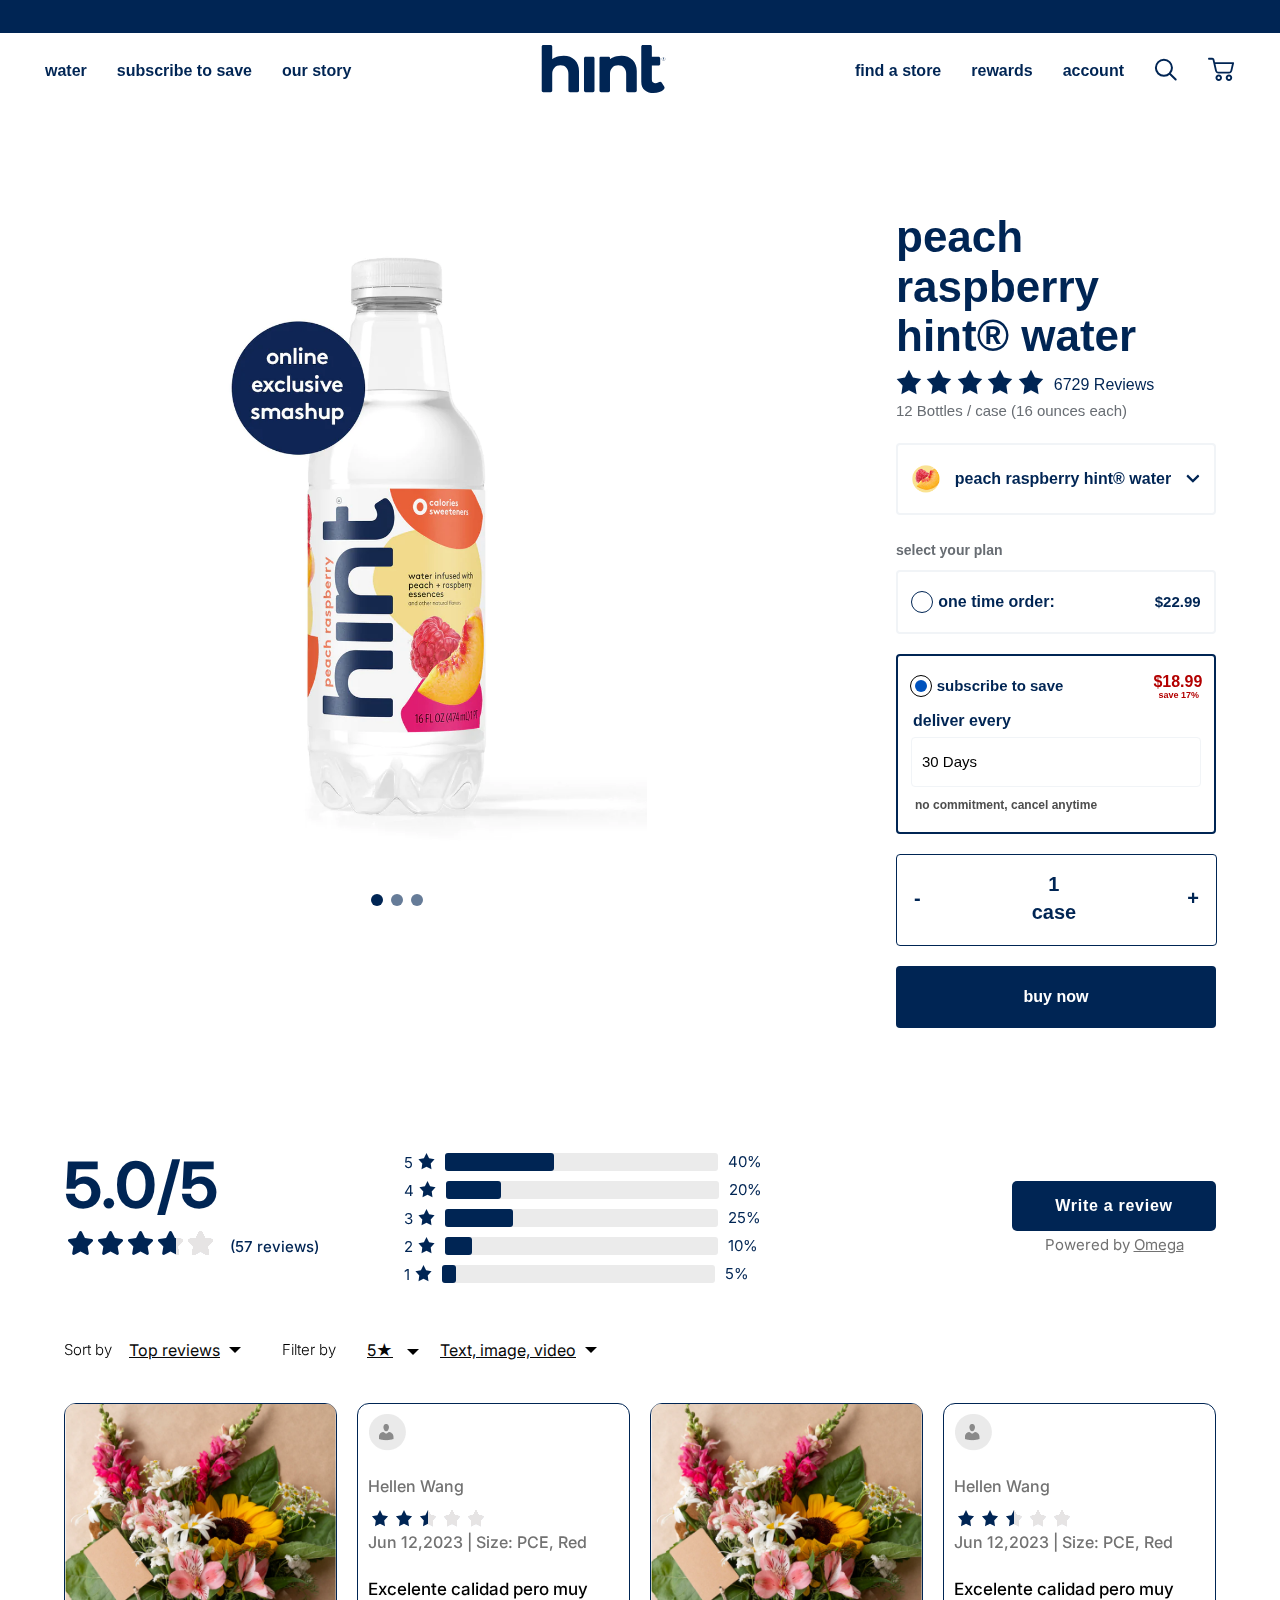
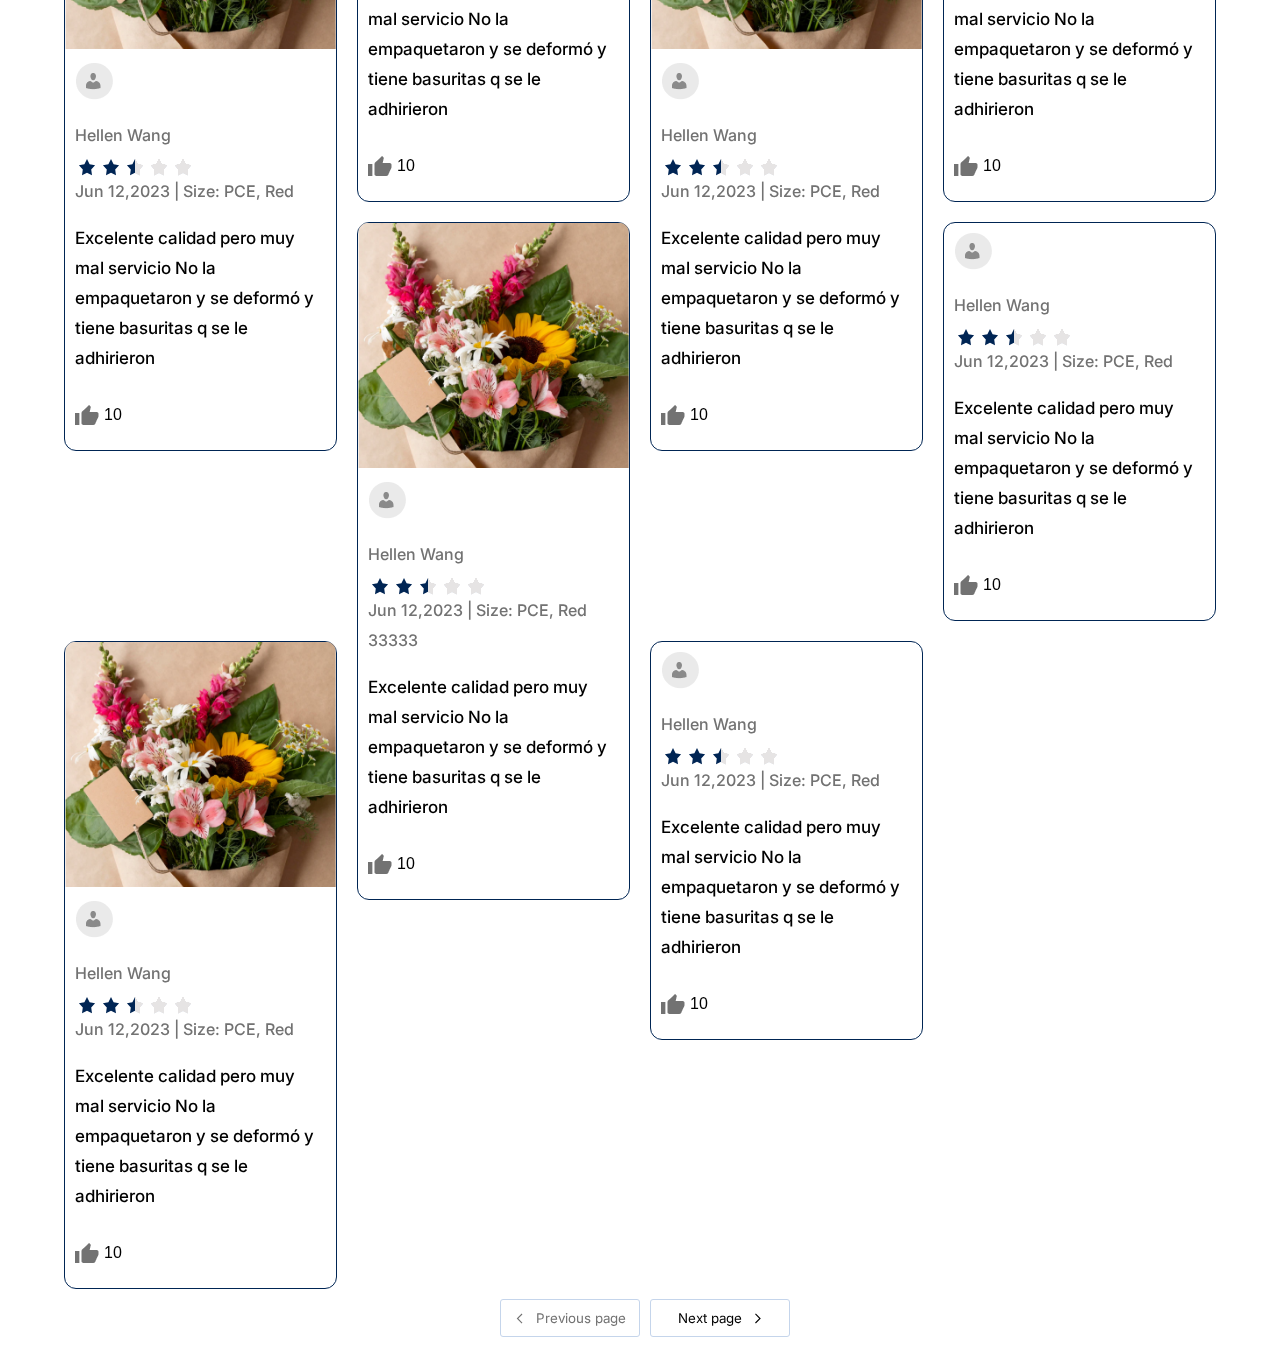
<file: screen_6/index.html>
<!DOCTYPE html>
<html lang="en">
  <head>
    <meta charset="UTF-8" />
    <meta name="viewport" content="width=device-width, initial-scale=1.0" />
    <title>Document</title>
    <link rel="stylesheet" href="index.css" />
    <link rel="preconnect" href="https://fonts.googleapis.com" />
    <link rel="preconnect" href="https://fonts.gstatic.com" crossorigin />
    <link
      href="https://fonts.googleapis.com/css2?family=Inter:wght@500;600;700&display=swap"
      rel="stylesheet"
    />
  </head>

  <body>
    <div class="landing-page">
      <div class="header">
        <div class="banner"></div>
        <div class="main-header">
          <nav class="nav-bar">
            <div id="menu-icon">☰</div>
            <div class="item-group">
              <div class="nav-item">water</div>
              <div class="nav-item">subscribe to save</div>
              <div class="nav-item">our story</div>
            </div>
            <div class="logo-store">
              <svg
                xmlns="http://www.w3.org/2000/svg"
                width="140"
                height="55"
                viewBox="0 0 140 55"
                fill="none"
              >
                <path
                  d="M35.4205 49.7415V32.8932C35.4205 30.3168 34.7162 28.252 33.3038 26.6951C31.8914 25.1381 29.9489 24.3596 27.469 24.3596C24.989 24.3596 22.9946 25.1492 21.4895 26.7284C19.9808 28.3076 19.2283 30.365 19.2283 32.8932V49.7415C19.2283 50.179 19.0689 50.5311 18.7538 50.798C18.435 51.0649 18.0606 51.1984 17.6231 51.1984H10.2573C9.81989 51.1984 9.4566 51.0538 9.16375 50.761C8.87089 50.4681 8.72632 50.1048 8.72632 49.6674V5.59105C8.72632 5.15363 8.87089 4.79034 9.16375 4.49749C9.4566 4.20463 9.81989 4.06006 10.2573 4.06006H17.6231C18.0606 4.06006 18.435 4.19351 18.7538 4.46042C19.0689 4.72732 19.2283 5.07949 19.2283 5.51691V18.1282C19.2283 18.1282 23.3468 14.6584 30.7534 14.6584C35.3723 14.6584 39.0682 16.119 41.841 19.0364C44.6139 21.9538 46.0003 25.6237 46.0003 30.0499V49.7415C46.0003 50.179 45.8409 50.5311 45.5258 50.798C45.2107 51.0649 44.8326 51.1984 44.3952 51.1984H37.0256C36.5882 51.1984 36.2101 51.0649 35.895 50.798C35.5762 50.5348 35.4205 50.1827 35.4205 49.7415Z"
                  fill="#002554"
                />
                <path
                  d="M93.1832 49.7413V32.893C93.1832 30.3166 92.4789 28.2518 91.0665 26.6949C89.6541 25.1379 87.7116 24.3594 85.2316 24.3594C82.7517 24.3594 80.7573 25.149 79.2522 26.7282C77.7435 28.3074 76.991 30.3648 76.991 32.893V49.7413C76.991 50.1788 76.8316 50.5309 76.5165 50.7978C76.1977 51.0647 75.8233 51.1982 75.3858 51.1982H68.02C67.5826 51.1982 67.2193 51.0536 66.9264 50.7608C66.6336 50.4679 66.489 50.1046 66.489 49.6672V17.1901C66.489 16.7527 66.6336 16.3894 66.9264 16.0965C67.2193 15.8037 67.5826 15.6591 68.02 15.6591H75.3858C75.8233 15.6591 76.1977 15.7925 76.5165 16.0595C76.8316 16.3264 76.991 16.6785 76.991 17.116V18.128C76.991 18.128 81.1095 14.6582 88.5161 14.6582C93.135 14.6582 96.8309 16.1188 99.6037 19.0362C102.377 21.9536 103.763 25.6235 103.763 30.0497V49.7413C103.763 50.1788 103.604 50.5309 103.288 50.7978C102.973 51.0647 102.595 51.1982 102.158 51.1982H94.792C94.3546 51.1982 93.9765 51.0647 93.6614 50.7978C93.3389 50.5346 93.1832 50.1825 93.1832 49.7413Z"
                  fill="#002554"
                />
                <path
                  d="M59.9646 51.2017H52.5988C52.1614 51.2017 51.7832 51.046 51.4681 50.7272C51.1531 50.4121 50.9937 50.034 50.9937 49.5966V17.2863C50.9937 16.8489 51.1493 16.4745 51.4681 16.1556C51.7832 15.8406 52.1614 15.6812 52.5988 15.6812H59.9646C60.402 15.6812 60.7653 15.8406 61.0582 16.1556C61.351 16.4707 61.4956 16.8489 61.4956 17.2863V49.5966C61.4956 50.034 61.351 50.4121 61.0582 50.7272C60.7653 51.046 60.402 51.2017 59.9646 51.2017Z"
                  fill="#002554"
                />
                <path
                  d="M108.271 40.6258V24.5077V15.6813V5.66129C108.271 5.17567 108.426 4.78643 108.745 4.49358C109.06 4.20073 109.438 4.05615 109.876 4.05615H117.316C117.705 4.05615 118.057 4.20073 118.372 4.49358C118.687 4.78643 118.847 5.17567 118.847 5.66129V15.6813H125.504C125.942 15.6813 126.331 15.8407 126.672 16.1558C127.013 16.4709 127.184 16.849 127.184 17.2865V22.9026C127.184 23.2918 127.013 23.6588 126.672 23.9962C126.331 24.3372 125.942 24.5077 125.504 24.5077H118.847V38.1458C118.847 39.7028 119.21 40.7704 119.94 41.3561C120.67 41.9381 121.497 42.2309 122.42 42.2309C123.391 42.2309 124.463 41.8899 125.63 41.2115C126.943 40.3848 127.94 40.4812 128.622 41.5044L131.176 45.5895C131.758 46.5125 131.688 47.3874 130.957 48.214C128.526 50.7422 125.026 52.0063 120.455 52.0063C117.052 52.0063 114.168 51.0573 111.811 49.163C109.449 47.265 108.271 44.4181 108.271 40.6258Z"
                  fill="#002554"
                />
                <path
                  d="M130.216 17.8942V18.7357H129.96V16.9526H130.583C130.746 16.9526 130.846 16.9897 130.928 17.0564C131.035 17.1417 131.102 17.2751 131.102 17.4234C131.102 17.5717 131.032 17.7015 130.928 17.7904C130.872 17.8349 130.809 17.8683 130.72 17.8831L131.358 18.732H131.05L130.416 17.8905H130.216V17.8942ZM130.572 17.6533C130.687 17.6533 130.746 17.6273 130.787 17.5865C130.828 17.5458 130.854 17.4864 130.854 17.4234C130.854 17.3604 130.828 17.3011 130.787 17.2603C130.746 17.2195 130.687 17.1936 130.572 17.1936H130.216V17.6533H130.572Z"
                  fill="#002554"
                />
                <path
                  d="M128.689 17.8423C128.689 16.7858 129.549 15.9258 130.605 15.9258C131.662 15.9258 132.522 16.7858 132.522 17.8423C132.522 18.8988 131.662 19.7588 130.605 19.7588C129.549 19.7588 128.689 18.8988 128.689 17.8423ZM132.329 17.8423C132.329 16.8933 131.558 16.1223 130.609 16.1223C129.66 16.1223 128.889 16.8933 128.889 17.8423C128.889 18.7913 129.66 19.5624 130.609 19.5624C131.554 19.5661 132.329 18.795 132.329 17.8423Z"
                  fill="#002554"
                />
              </svg>
            </div>
            <div class="item-group">
              <div class="nav-item">find a store</div>
              <div class="nav-item">rewards</div>
              <div class="nav-item">account</div>
              <div class="icon-search">
                <svg
                  xmlns="http://www.w3.org/2000/svg"
                  width="24"
                  height="24"
                  viewBox="0 0 24 24"
                  fill="none"
                >
                  <path
                    d="M9.91955 18.8274C14.3577 18.8274 17.9555 15.2295 17.9555 10.7914C17.9555 6.35321 14.3577 2.75537 9.91955 2.75537C5.48138 2.75537 1.88354 6.35321 1.88354 10.7914C1.88354 15.2295 5.48138 18.8274 9.91955 18.8274Z"
                    stroke="#002554"
                    stroke-width="2"
                  />
                  <path
                    d="M16.0667 16.9385L21.6775 22.5494"
                    stroke="#002554"
                    stroke-width="2"
                    stroke-linecap="round"
                  />
                </svg>
              </div>
              <div class="icon-cart">
                <svg
                  xmlns="http://www.w3.org/2000/svg"
                  width="27"
                  height="26"
                  viewBox="0 0 27 26"
                  fill="none"
                >
                  <path
                    d="M24.2054 21.7558C24.2054 19.9609 22.7503 18.5058 20.9554 18.5058C19.1604 18.5058 17.7054 19.9609 17.7054 21.7558C17.7054 23.5507 19.1604 25.0058 20.9554 25.0058C22.7503 25.0058 24.2054 23.5507 24.2054 21.7558ZM19.6814 21.7558C19.6814 21.0378 20.2634 20.4558 20.9814 20.4558C21.6993 20.4558 22.2814 21.0378 22.2814 21.7558C22.2814 22.4738 21.6993 23.0558 20.9814 23.0558C20.2634 23.0558 19.6814 22.4738 19.6814 21.7558ZM25.1334 6.13965H7.00055L6.38274 3.51726C6.14975 2.50496 5.27963 1.79114 4.27908 1.7915H0.989221C0.477407 1.7915 0.0625 2.22315 0.0625 2.75562C0.0625 3.28808 0.477407 3.71973 0.989221 3.71973H4.29453C4.44084 3.71566 4.56982 3.81898 4.60343 3.96718L7.0994 14.8649C7.46531 16.4556 8.83245 17.5775 10.4047 17.5772H20.9446C22.5146 17.5746 23.8784 16.4533 24.2437 14.8649L26.0354 7.33514C26.1038 7.04749 26.0412 6.74312 25.8657 6.50973C25.6902 6.27635 25.4213 6.13987 25.1365 6.13965H25.1334ZM22.4459 14.4117C22.2756 15.1286 21.6575 15.6324 20.9477 15.6329H10.4047C9.69013 15.6324 9.0692 15.122 8.90342 14.3989L7.44538 8.06787H23.9503L22.4459 14.4117ZM10.7411 25.0058C12.536 25.0058 13.9911 23.5507 13.9911 21.7558C13.9911 19.9609 12.536 18.5058 10.7411 18.5058C8.94615 18.5058 7.49107 19.9609 7.49107 21.7558C7.49107 23.5507 8.94615 25.0058 10.7411 25.0058ZM10.7411 20.4818C11.459 20.4818 12.0411 21.0638 12.0411 21.7818C12.0411 22.4998 11.459 23.0818 10.7411 23.0818C10.0231 23.0818 9.44107 22.4998 9.44107 21.7818C9.44107 21.0638 10.0231 20.4818 10.7411 20.4818Z"
                    fill="#002554"
                  />
                </svg>
              </div>
            </div>
          </nav>
        </div>
      </div>
      <div class="content-store">
        <div class="product">
          <div class="slide-product">
            <div class="image-product"></div>
            <div class="btn-group">
              <button class="btn-slide active"></button>
              <button class="btn-slide"></button>
              <button class="btn-slide"></button>
            </div>
          </div>
        </div>
        <div class="buy-now">
          <div class="title-product">peach raspberry hint® water</div>
          <div class="review-rating-product">
            <div class="rating-product">
              <svg
                xmlns="http://www.w3.org/2000/svg"
                width="26"
                height="26"
                viewBox="0 0 26 26"
                fill="none"
              >
                <path
                  d="M12.9755 0.754883L16.9224 8.57558L25.2566 10.0832L19.3617 16.4242L20.5656 25.1766L12.9755 21.2749L5.38545 25.1766L6.58941 16.4242L0.69451 10.0832L9.02869 8.57558L12.9755 0.754883Z"
                  fill="#002554"
                />
              </svg>
              <svg
                xmlns="http://www.w3.org/2000/svg"
                width="26"
                height="26"
                viewBox="0 0 26 26"
                fill="none"
              >
                <path
                  d="M12.9755 0.754883L16.9224 8.57558L25.2566 10.0832L19.3617 16.4242L20.5656 25.1766L12.9755 21.2749L5.38545 25.1766L6.58941 16.4242L0.69451 10.0832L9.02869 8.57558L12.9755 0.754883Z"
                  fill="#002554"
                />
              </svg>
              <svg
                xmlns="http://www.w3.org/2000/svg"
                width="26"
                height="26"
                viewBox="0 0 26 26"
                fill="none"
              >
                <path
                  d="M12.9755 0.754883L16.9224 8.57558L25.2566 10.0832L19.3617 16.4242L20.5656 25.1766L12.9755 21.2749L5.38545 25.1766L6.58941 16.4242L0.69451 10.0832L9.02869 8.57558L12.9755 0.754883Z"
                  fill="#002554"
                />
              </svg>
              <svg
                xmlns="http://www.w3.org/2000/svg"
                width="26"
                height="26"
                viewBox="0 0 26 26"
                fill="none"
              >
                <path
                  d="M12.9755 0.754883L16.9224 8.57558L25.2566 10.0832L19.3617 16.4242L20.5656 25.1766L12.9755 21.2749L5.38545 25.1766L6.58941 16.4242L0.69451 10.0832L9.02869 8.57558L12.9755 0.754883Z"
                  fill="#002554"
                />
              </svg>
              <svg
                xmlns="http://www.w3.org/2000/svg"
                width="26"
                height="26"
                viewBox="0 0 26 26"
                fill="none"
              >
                <path
                  d="M12.9755 0.754883L16.9224 8.57558L25.2566 10.0832L19.3617 16.4242L20.5656 25.1766L12.9755 21.2749L5.38545 25.1766L6.58941 16.4242L0.69451 10.0832L9.02869 8.57558L12.9755 0.754883Z"
                  fill="#002554"
                />
              </svg>
            </div>
            <div class="reviews-product">6729 Reviews</div>
          </div>
          <div class="description-product">
            12 Bottles / case (16 ounces each)
          </div>
          <div class="select-product">
            <div class="logo-select"></div>
            <div class="title-select">peach raspberry hint® water</div>
            <svg
              xmlns="http://www.w3.org/2000/svg"
              width="14"
              height="16"
              viewBox="0 0 14 16"
              fill="none"
            >
              <path
                d="M6.40617 11.2765L0.768854 5.63915C0.496971 5.36727 0.496971 4.92647 0.768854 4.65462L1.42636 3.99712C1.69777 3.7257 2.13767 3.72518 2.40972 3.99596L6.89845 8.46365L11.3871 3.99596C11.6592 3.72518 12.0991 3.7257 12.3705 3.99712L13.028 4.65462C13.2999 4.9265 13.2999 5.36729 13.028 5.63915L7.39072 11.2765C7.11884 11.5483 6.67805 11.5483 6.40617 11.2765Z"
                fill="#002554"
              />
            </svg>
          </div>
          <div class="select-plan">
            <div class="title-select-plan">select your plan</div>
            <div class="option-1">
              <div class="wrapper-title-option-1">
                <label class="label-circle"></label>
                <div class="title-option-1">one time order:</div>
              </div>
              <div class="price-option-1">$22.99</div>
            </div>
            <div class="option-2">
              <div class="header-option-2">
                <div class="wrapper-title-option-2">
                  <label class="label-circle-2">
                    <span></span>
                  </label>
                  <div class="title-option-2">subscribe to save</div>
                </div>
                <div class="wrapper-price-option-2">
                  <div class="price-main">$18.99</div>
                  <div class="price-save">save 17%</div>
                </div>
              </div>
              <div class="deliver-every">Deliver every</div>
              <div class="content-option-2">30 Days</div>
              <div class="footer-option-2">no commitment, cancel anytime</div>
            </div>
            <div class="quantily">
              <div class="btn-decrement">-</div>
              <div class="nummer-quantily">
                <div>1</div>
                <div>case</div>
              </div>
              <div class="btn-increment">+</div>
            </div>
            <div class="btn-buy-now">buy now</div>
          </div>
        </div>
      </div>
      <div class="review-store">
        <div class="header-review">
          <div class="review-statistics">
            <div class="star-reviews">
              <div class="number-star-review">5.0/5</div>
              <div class="wrapper-rate-review">
                <div class="stars">
                  <svg viewBox="0 0 576 512" width="100" title="star">
                    <path
                      d="M259.3 17.8L194 150.2 47.9 171.5c-26.2 3.8-36.7 36.1-17.7 54.6l105.7 103-25 145.5c-4.5 26.3 23.2 46 46.4 33.7L288 439.6l130.7 68.7c23.2 12.2 50.9-7.4 46.4-33.7l-25-145.5 105.7-103c19-18.5 8.5-50.8-17.7-54.6L382 150.2 316.7 17.8c-11.7-23.6-45.6-23.9-57.4 0z"
                    /></svg
                  ><svg viewBox="0 0 576 512" width="100" title="star">
                    <path
                      d="M259.3 17.8L194 150.2 47.9 171.5c-26.2 3.8-36.7 36.1-17.7 54.6l105.7 103-25 145.5c-4.5 26.3 23.2 46 46.4 33.7L288 439.6l130.7 68.7c23.2 12.2 50.9-7.4 46.4-33.7l-25-145.5 105.7-103c19-18.5 8.5-50.8-17.7-54.6L382 150.2 316.7 17.8c-11.7-23.6-45.6-23.9-57.4 0z"
                    /></svg
                  ><svg viewBox="0 0 576 512" width="100" title="star">
                    <path
                      d="M259.3 17.8L194 150.2 47.9 171.5c-26.2 3.8-36.7 36.1-17.7 54.6l105.7 103-25 145.5c-4.5 26.3 23.2 46 46.4 33.7L288 439.6l130.7 68.7c23.2 12.2 50.9-7.4 46.4-33.7l-25-145.5 105.7-103c19-18.5 8.5-50.8-17.7-54.6L382 150.2 316.7 17.8c-11.7-23.6-45.6-23.9-57.4 0z"
                    /></svg
                  ><svg viewBox="0 0 576 512" width="100" title="star">
                    <path
                      d="M259.3 17.8L194 150.2 47.9 171.5c-26.2 3.8-36.7 36.1-17.7 54.6l105.7 103-25 145.5c-4.5 26.3 23.2 46 46.4 33.7L288 439.6l130.7 68.7c23.2 12.2 50.9-7.4 46.4-33.7l-25-145.5 105.7-103c19-18.5 8.5-50.8-17.7-54.6L382 150.2 316.7 17.8c-11.7-23.6-45.6-23.9-57.4 0z"
                    /></svg
                  ><svg viewBox="0 0 576 512" width="100" title="star">
                    <path
                      d="M259.3 17.8L194 150.2 47.9 171.5c-26.2 3.8-36.7 36.1-17.7 54.6l105.7 103-25 145.5c-4.5 26.3 23.2 46 46.4 33.7L288 439.6l130.7 68.7c23.2 12.2 50.9-7.4 46.4-33.7l-25-145.5 105.7-103c19-18.5 8.5-50.8-17.7-54.6L382 150.2 316.7 17.8c-11.7-23.6-45.6-23.9-57.4 0z"
                    />
                  </svg>

                  <div class="cover" style="width: 30%"></div>
                </div>
                <span class="total-review"> (57 reviews)</span>
              </div>
            </div>
            <div class="rate-review">
              <div class="rate-review-item">
                <div class="number-star">
                  <span>5</span>
                  <svg
                    xmlns="http://www.w3.org/2000/svg"
                    width="17"
                    height="17"
                    viewBox="0 0 17 17"
                    fill="none"
                  >
                    <path
                      d="M8.5 0L11.098 5.2138L16.584 6.21885L12.7037 10.4462L13.4962 16.2812L8.5 13.68L3.50383 16.2812L4.29633 10.4462L0.416019 6.21885L5.90199 5.2138L8.5 0Z"
                      fill="#002554"
                    />
                  </svg>
                </div>
                <div class="rating-bar" style="--rating: 40%">
                  <div class="rating-fill"></div>
                </div>
                <div>40%</div>
              </div>
              <div class="rate-review-item">
                <div class="number-star">
                  <span>4</span>
                  <svg
                    xmlns="http://www.w3.org/2000/svg"
                    width="17"
                    height="17"
                    viewBox="0 0 17 17"
                    fill="none"
                  >
                    <path
                      d="M8.5 0L11.098 5.2138L16.584 6.21885L12.7037 10.4462L13.4962 16.2812L8.5 13.68L3.50383 16.2812L4.29633 10.4462L0.416019 6.21885L5.90199 5.2138L8.5 0Z"
                      fill="#002554"
                    />
                  </svg>
                </div>
                <div class="rating-bar" style="--rating: 20%">
                  <div class="rating-fill"></div>
                </div>
                <div>20%</div>
              </div>
              <div class="rate-review-item">
                <div class="number-star">
                  <span>3</span>
                  <svg
                    xmlns="http://www.w3.org/2000/svg"
                    width="17"
                    height="17"
                    viewBox="0 0 17 17"
                    fill="none"
                  >
                    <path
                      d="M8.5 0L11.098 5.2138L16.584 6.21885L12.7037 10.4462L13.4962 16.2812L8.5 13.68L3.50383 16.2812L4.29633 10.4462L0.416019 6.21885L5.90199 5.2138L8.5 0Z"
                      fill="#002554"
                    />
                  </svg>
                </div>
                <div class="rating-bar" style="--rating: 25%">
                  <div class="rating-fill"></div>
                </div>
                <div>25%</div>
              </div>
              <div class="rate-review-item">
                <div class="number-star">
                  <span>2</span>
                  <svg
                    xmlns="http://www.w3.org/2000/svg"
                    width="17"
                    height="17"
                    viewBox="0 0 17 17"
                    fill="none"
                  >
                    <path
                      d="M8.5 0L11.098 5.2138L16.584 6.21885L12.7037 10.4462L13.4962 16.2812L8.5 13.68L3.50383 16.2812L4.29633 10.4462L0.416019 6.21885L5.90199 5.2138L8.5 0Z"
                      fill="#002554"
                    />
                  </svg>
                </div>
                <div class="rating-bar" style="--rating: 10%">
                  <div class="rating-fill"></div>
                </div>
                <div>10%</div>
              </div>
              <div class="rate-review-item">
                <div class="number-star">
                  <span>1</span>
                  <svg
                    xmlns="http://www.w3.org/2000/svg"
                    width="17"
                    height="17"
                    viewBox="0 0 17 17"
                    fill="none"
                  >
                    <path
                      d="M8.5 0L11.098 5.2138L16.584 6.21885L12.7037 10.4462L13.4962 16.2812L8.5 13.68L3.50383 16.2812L4.29633 10.4462L0.416019 6.21885L5.90199 5.2138L8.5 0Z"
                      fill="#002554"
                    />
                  </svg>
                </div>
                <div class="rating-bar" style="--rating: 5%">
                  <div class="rating-fill"></div>
                </div>
                <div>5%</div>
              </div>
            </div>
          </div>
          <div class="write-review">
            <div
              class="btn-write-review"
              onclick="showModalReview()"
              data-modal-target="modal1"
            >
              Write a review
            </div>
            <div class="powered">
              Powered by <span class="link-omega">Omega</span>
            </div>
          </div>
        </div>
        <div class="sort-review">
          <div class="sort-by">
            <label class="lable-sort" for="sort-by">Sort by</label>
            <div class="custom-select">
              <select class="select-sort-by" name="sort-by" id="sort-by">
                <option value="top-reviews">Top reviews</option>
                <option value="newest-reviews">Newest reviews</option>
              </select>
            </div>
          </div>
          <div class="filter-by">
            <label class="lable-filter" for="filter-by">Filter by</label>
            <div class="custom-select-star">
              <select name="filter-by-star" id="sort-by">
                <option value="5">5★</option>
                <option value="4">4★</option>
                <option value="3">3★</option>
                <option value="2">2★</option>
                <option value="1">1★</option>
              </select>
            </div>
            <div class="custom-select">
              <select name="filter-by-text-image-video" id="sort-by">
                <option value="text-image-video">Text, image, video</option>
                <option value="image-video">Image, video</option>
              </select>
            </div>
          </div>
        </div>
      </div>

      <div class="modal" id="modal1">
        <div class="modal-content">
          <span class="modal-close">&times;</span>
          <h1 style="margin-bottom: 0">Write a review</h1>

          <div class="rating">
            <div>
              <span class="pick_star" data-value="1">&#9733;</span>
              <p>5</p>
            </div>
            <div>
              <span class="pick_star" data-value="2">&#9733;</span>
              <p>4</p>
            </div>
            <div>
              <span class="pick_star" data-value="3">&#9733;</span>
              <p>3</p>
            </div>
            <div>
              <span class="pick_star" data-value="4">&#9733;</span>
              <p>2</p>
            </div>
            <div>
              <span class="pick_star" data-value="5">&#9733;</span>
              <p>1</p>
            </div>
          </div>

          <div class="review_infor">
            <div>
              <div class="input-block">
                <input
                  type="text"
                  name="input-text"
                  id="input_name"
                  required
                  spellcheck="false"
                />
                <span class="placeholder"> Your name </span>
              </div>
            </div>
            <div>
              <div class="input-block">
                <input
                  type="email"
                  name="input-text"
                  id="input_email"
                  required
                  spellcheck="false"
                />
                <span class="placeholder"> Your email </span>
              </div>
            </div>
          </div>
          <div class="review_write_content input-block">
            <textarea id="input_desc" rows="5" cols="74"></textarea>
            <span class="placeholder_textarea"> Review Content </span>
          </div>
          <div class="upload_image">
            <svg
              width="16"
              height="16"
              viewBox="0 0 16 16"
              fill="none"
              xmlns="http://www.w3.org/2000/svg"
            >
              <path
                d="M7 12V3.85L4.4 6.45L3 5L8 0L13 5L11.6 6.45L9 3.85V12H7ZM2 16C1.45 16 0.979002 15.804 0.587002 15.412C0.195002 15.02 -0.000664969 14.5493 1.69779e-06 14V11H2V14H14V11H16V14C16 14.55 15.804 15.021 15.412 15.413C15.02 15.805 14.5493 16.0007 14 16H2Z"
                fill="#949494"
              />
            </svg>
            <p>Upload photo reviews</p>
            <input id="input_file" type="file" multiple="multiple" hidden />
          </div>
          <div
            id="preview_container"
            style="display: flex"
            class="input-block"
          ></div>
          <div class="modal__footer">
            <button
              id="submit"
              onclick="handleSubmitReview()"
              class="submit_content"
              disabled
              data-modal-target="modal2"
            >
              Submit
            </button>
            <p class="inline_err" id="inline_err">! Missing fields</p>
          </div>
        </div>
      </div>

      <div class="modal modal_thankyou" id="modal2">
        <div class="modal-content">
          <span class="modal-close">&times;</span>
          <h1 style="margin: 0">Thank you</h1>
          <p style="color: #818181">Your review was submitted!</p>
        </div>
      </div>

      <div class="review_container">
        <div class="review_list_container">
          <div class="review_item">
            <img
              class="review_image"
              src="img/review_img.jpg.png"
              alt="review image"
            />
            <div class="review_item_content">
              <img src="../screen_4/img/avt_img.png" alt="name_author" />
              <p class="name_author">Hellen Wang</p>
              <div class="stars-3">
                <svg
                  xmlns="http://www.w3.org/2000/svg"
                  width="17"
                  height="17"
                  viewBox="0 0 17 17"
                  fill="none"
                >
                  <path
                    d="M8.5 0L11.098 5.2138L16.584 6.21885L12.7037 10.4462L13.4962 16.2812L8.5 13.68L3.50383 16.2812L4.29633 10.4462L0.416019 6.21885L5.90199 5.2138L8.5 0Z"
                    fill="#002554"
                  />
                </svg>
                <svg
                  xmlns="http://www.w3.org/2000/svg"
                  width="17"
                  height="17"
                  viewBox="0 0 17 17"
                  fill="none"
                >
                  <path
                    d="M8.5 0L11.098 5.2138L16.584 6.21885L12.7037 10.4462L13.4962 16.2812L8.5 13.68L3.50383 16.2812L4.29633 10.4462L0.416019 6.21885L5.90199 5.2138L8.5 0Z"
                    fill="#002554"
                  />
                </svg>
                <svg
                  xmlns="http://www.w3.org/2000/svg"
                  width="17"
                  height="17"
                  viewBox="0 0 17 17"
                  fill="none"
                >
                  <path
                    d="M8.5 0L11.098 5.2138L16.584 6.21885L12.7037 10.4462L13.4962 16.2812L8.5 13.68L3.50383 16.2812L4.29633 10.4462L0.416019 6.21885L5.90199 5.2138L8.5 0Z"
                    fill="#002554"
                  />
                </svg>
                <svg
                  xmlns="http://www.w3.org/2000/svg"
                  width="17"
                  height="17"
                  viewBox="0 0 17 17"
                  fill="none"
                >
                  <path
                    d="M8.5 0L11.098 5.2138L16.584 6.21885L12.7037 10.4462L13.4962 16.2812L8.5 13.68L3.50383 16.2812L4.29633 10.4462L0.416019 6.21885L5.90199 5.2138L8.5 0Z"
                    fill="#002554"
                  />
                </svg>
                <svg
                  xmlns="http://www.w3.org/2000/svg"
                  width="17"
                  height="17"
                  viewBox="0 0 17 17"
                  fill="none"
                >
                  <path
                    d="M8.5 0L11.098 5.2138L16.584 6.21885L12.7037 10.4462L13.4962 16.2812L8.5 13.68L3.50383 16.2812L4.29633 10.4462L0.416019 6.21885L5.90199 5.2138L8.5 0Z"
                    fill="#002554"
                  />
                </svg>

                <div class="cover2" style="width: 50%"></div>
              </div>
              <div class="review_date">Jun 12,2023 | Size: PCE, Red</div>
              <p class="review_desc">
                Excelente calidad pero muy mal servicio No la empaquetaron y se
                deformó y tiene basuritas q se le adhirieron
              </p>
              <div class="like_icon">
                <img
                  src="img/review_like.png"
                  class="icon_review_like"
                  alt="review like"
                />
                <p class="numbers_like">10</p>
              </div>
            </div>
          </div>
          <div class="review_item">
            <div class="review_item_content">
              <img src="../screen_4/img/avt_img.png" alt="name_author" />
              <p class="name_author">Hellen Wang</p>
              <div class="stars-3">
                <svg
                  xmlns="http://www.w3.org/2000/svg"
                  width="17"
                  height="17"
                  viewBox="0 0 17 17"
                  fill="none"
                >
                  <path
                    d="M8.5 0L11.098 5.2138L16.584 6.21885L12.7037 10.4462L13.4962 16.2812L8.5 13.68L3.50383 16.2812L4.29633 10.4462L0.416019 6.21885L5.90199 5.2138L8.5 0Z"
                    fill="#002554"
                  />
                </svg>
                <svg
                  xmlns="http://www.w3.org/2000/svg"
                  width="17"
                  height="17"
                  viewBox="0 0 17 17"
                  fill="none"
                >
                  <path
                    d="M8.5 0L11.098 5.2138L16.584 6.21885L12.7037 10.4462L13.4962 16.2812L8.5 13.68L3.50383 16.2812L4.29633 10.4462L0.416019 6.21885L5.90199 5.2138L8.5 0Z"
                    fill="#002554"
                  />
                </svg>
                <svg
                  xmlns="http://www.w3.org/2000/svg"
                  width="17"
                  height="17"
                  viewBox="0 0 17 17"
                  fill="none"
                >
                  <path
                    d="M8.5 0L11.098 5.2138L16.584 6.21885L12.7037 10.4462L13.4962 16.2812L8.5 13.68L3.50383 16.2812L4.29633 10.4462L0.416019 6.21885L5.90199 5.2138L8.5 0Z"
                    fill="#002554"
                  />
                </svg>
                <svg
                  xmlns="http://www.w3.org/2000/svg"
                  width="17"
                  height="17"
                  viewBox="0 0 17 17"
                  fill="none"
                >
                  <path
                    d="M8.5 0L11.098 5.2138L16.584 6.21885L12.7037 10.4462L13.4962 16.2812L8.5 13.68L3.50383 16.2812L4.29633 10.4462L0.416019 6.21885L5.90199 5.2138L8.5 0Z"
                    fill="#002554"
                  />
                </svg>
                <svg
                  xmlns="http://www.w3.org/2000/svg"
                  width="17"
                  height="17"
                  viewBox="0 0 17 17"
                  fill="none"
                >
                  <path
                    d="M8.5 0L11.098 5.2138L16.584 6.21885L12.7037 10.4462L13.4962 16.2812L8.5 13.68L3.50383 16.2812L4.29633 10.4462L0.416019 6.21885L5.90199 5.2138L8.5 0Z"
                    fill="#002554"
                  />
                </svg>

                <div class="cover2" style="width: 50%"></div>
              </div>
              <div class="review_date">Jun 12,2023 | Size: PCE, Red</div>
              <p class="review_desc">
                Excelente calidad pero muy mal servicio No la empaquetaron y se
                deformó y tiene basuritas q se le adhirieron
              </p>
              <div class="like_icon">
                <img
                  src="img/review_like.png"
                  class="icon_review_like"
                  alt="review like"
                />
                <p class="numbers_like">10</p>
              </div>
            </div>
          </div>
          <div class="review_item">
            <img
              class="review_image"
              src="img/review_img.jpg.png"
              alt="review image"
            />
            <div class="review_item_content">
              <img src="../screen_4/img/avt_img.png" alt="name_author" />
              <p class="name_author">Hellen Wang</p>
              <div class="stars-3">
                <svg
                  xmlns="http://www.w3.org/2000/svg"
                  width="17"
                  height="17"
                  viewBox="0 0 17 17"
                  fill="none"
                >
                  <path
                    d="M8.5 0L11.098 5.2138L16.584 6.21885L12.7037 10.4462L13.4962 16.2812L8.5 13.68L3.50383 16.2812L4.29633 10.4462L0.416019 6.21885L5.90199 5.2138L8.5 0Z"
                    fill="#002554"
                  />
                </svg>
                <svg
                  xmlns="http://www.w3.org/2000/svg"
                  width="17"
                  height="17"
                  viewBox="0 0 17 17"
                  fill="none"
                >
                  <path
                    d="M8.5 0L11.098 5.2138L16.584 6.21885L12.7037 10.4462L13.4962 16.2812L8.5 13.68L3.50383 16.2812L4.29633 10.4462L0.416019 6.21885L5.90199 5.2138L8.5 0Z"
                    fill="#002554"
                  />
                </svg>
                <svg
                  xmlns="http://www.w3.org/2000/svg"
                  width="17"
                  height="17"
                  viewBox="0 0 17 17"
                  fill="none"
                >
                  <path
                    d="M8.5 0L11.098 5.2138L16.584 6.21885L12.7037 10.4462L13.4962 16.2812L8.5 13.68L3.50383 16.2812L4.29633 10.4462L0.416019 6.21885L5.90199 5.2138L8.5 0Z"
                    fill="#002554"
                  />
                </svg>
                <svg
                  xmlns="http://www.w3.org/2000/svg"
                  width="17"
                  height="17"
                  viewBox="0 0 17 17"
                  fill="none"
                >
                  <path
                    d="M8.5 0L11.098 5.2138L16.584 6.21885L12.7037 10.4462L13.4962 16.2812L8.5 13.68L3.50383 16.2812L4.29633 10.4462L0.416019 6.21885L5.90199 5.2138L8.5 0Z"
                    fill="#002554"
                  />
                </svg>
                <svg
                  xmlns="http://www.w3.org/2000/svg"
                  width="17"
                  height="17"
                  viewBox="0 0 17 17"
                  fill="none"
                >
                  <path
                    d="M8.5 0L11.098 5.2138L16.584 6.21885L12.7037 10.4462L13.4962 16.2812L8.5 13.68L3.50383 16.2812L4.29633 10.4462L0.416019 6.21885L5.90199 5.2138L8.5 0Z"
                    fill="#002554"
                  />
                </svg>

                <div class="cover2" style="width: 50%"></div>
              </div>
              <div class="review_date">Jun 12,2023 | Size: PCE, Red</div>
              <p class="review_desc">
                Excelente calidad pero muy mal servicio No la empaquetaron y se
                deformó y tiene basuritas q se le adhirieron
              </p>
              <div class="like_icon">
                <img
                  src="img/review_like.png"
                  class="icon_review_like"
                  alt="review like"
                />
                <p class="numbers_like">10</p>
              </div>
            </div>
          </div>
          <div class="review_item">
            <div class="review_item_content">
              <img src="../screen_4/img/avt_img.png" alt="name_author" />
              <p class="name_author">Hellen Wang</p>
              <div class="stars-3">
                <svg
                  xmlns="http://www.w3.org/2000/svg"
                  width="17"
                  height="17"
                  viewBox="0 0 17 17"
                  fill="none"
                >
                  <path
                    d="M8.5 0L11.098 5.2138L16.584 6.21885L12.7037 10.4462L13.4962 16.2812L8.5 13.68L3.50383 16.2812L4.29633 10.4462L0.416019 6.21885L5.90199 5.2138L8.5 0Z"
                    fill="#002554"
                  />
                </svg>
                <svg
                  xmlns="http://www.w3.org/2000/svg"
                  width="17"
                  height="17"
                  viewBox="0 0 17 17"
                  fill="none"
                >
                  <path
                    d="M8.5 0L11.098 5.2138L16.584 6.21885L12.7037 10.4462L13.4962 16.2812L8.5 13.68L3.50383 16.2812L4.29633 10.4462L0.416019 6.21885L5.90199 5.2138L8.5 0Z"
                    fill="#002554"
                  />
                </svg>
                <svg
                  xmlns="http://www.w3.org/2000/svg"
                  width="17"
                  height="17"
                  viewBox="0 0 17 17"
                  fill="none"
                >
                  <path
                    d="M8.5 0L11.098 5.2138L16.584 6.21885L12.7037 10.4462L13.4962 16.2812L8.5 13.68L3.50383 16.2812L4.29633 10.4462L0.416019 6.21885L5.90199 5.2138L8.5 0Z"
                    fill="#002554"
                  />
                </svg>
                <svg
                  xmlns="http://www.w3.org/2000/svg"
                  width="17"
                  height="17"
                  viewBox="0 0 17 17"
                  fill="none"
                >
                  <path
                    d="M8.5 0L11.098 5.2138L16.584 6.21885L12.7037 10.4462L13.4962 16.2812L8.5 13.68L3.50383 16.2812L4.29633 10.4462L0.416019 6.21885L5.90199 5.2138L8.5 0Z"
                    fill="#002554"
                  />
                </svg>
                <svg
                  xmlns="http://www.w3.org/2000/svg"
                  width="17"
                  height="17"
                  viewBox="0 0 17 17"
                  fill="none"
                >
                  <path
                    d="M8.5 0L11.098 5.2138L16.584 6.21885L12.7037 10.4462L13.4962 16.2812L8.5 13.68L3.50383 16.2812L4.29633 10.4462L0.416019 6.21885L5.90199 5.2138L8.5 0Z"
                    fill="#002554"
                  />
                </svg>

                <div class="cover2" style="width: 50%"></div>
              </div>
              <div class="review_date">Jun 12,2023 | Size: PCE, Red</div>
              <p class="review_desc">
                Excelente calidad pero muy mal servicio No la empaquetaron y se
                deformó y tiene basuritas q se le adhirieron
              </p>
              <div class="like_icon">
                <img
                  src="img/review_like.png"
                  class="icon_review_like"
                  alt="review like"
                />
                <p class="numbers_like">10</p>
              </div>
            </div>
          </div>
          <div class="review_item">
            <img
              class="review_image"
              src="img/review_img.jpg.png"
              alt="review image"
            />
            <div class="review_item_content">
              <img src="../screen_4/img/avt_img.png" alt="name_author" />
              <p class="name_author">Hellen Wang</p>
              <div class="stars-3">
                <svg
                  xmlns="http://www.w3.org/2000/svg"
                  width="17"
                  height="17"
                  viewBox="0 0 17 17"
                  fill="none"
                >
                  <path
                    d="M8.5 0L11.098 5.2138L16.584 6.21885L12.7037 10.4462L13.4962 16.2812L8.5 13.68L3.50383 16.2812L4.29633 10.4462L0.416019 6.21885L5.90199 5.2138L8.5 0Z"
                    fill="#002554"
                  />
                </svg>
                <svg
                  xmlns="http://www.w3.org/2000/svg"
                  width="17"
                  height="17"
                  viewBox="0 0 17 17"
                  fill="none"
                >
                  <path
                    d="M8.5 0L11.098 5.2138L16.584 6.21885L12.7037 10.4462L13.4962 16.2812L8.5 13.68L3.50383 16.2812L4.29633 10.4462L0.416019 6.21885L5.90199 5.2138L8.5 0Z"
                    fill="#002554"
                  />
                </svg>
                <svg
                  xmlns="http://www.w3.org/2000/svg"
                  width="17"
                  height="17"
                  viewBox="0 0 17 17"
                  fill="none"
                >
                  <path
                    d="M8.5 0L11.098 5.2138L16.584 6.21885L12.7037 10.4462L13.4962 16.2812L8.5 13.68L3.50383 16.2812L4.29633 10.4462L0.416019 6.21885L5.90199 5.2138L8.5 0Z"
                    fill="#002554"
                  />
                </svg>
                <svg
                  xmlns="http://www.w3.org/2000/svg"
                  width="17"
                  height="17"
                  viewBox="0 0 17 17"
                  fill="none"
                >
                  <path
                    d="M8.5 0L11.098 5.2138L16.584 6.21885L12.7037 10.4462L13.4962 16.2812L8.5 13.68L3.50383 16.2812L4.29633 10.4462L0.416019 6.21885L5.90199 5.2138L8.5 0Z"
                    fill="#002554"
                  />
                </svg>
                <svg
                  xmlns="http://www.w3.org/2000/svg"
                  width="17"
                  height="17"
                  viewBox="0 0 17 17"
                  fill="none"
                >
                  <path
                    d="M8.5 0L11.098 5.2138L16.584 6.21885L12.7037 10.4462L13.4962 16.2812L8.5 13.68L3.50383 16.2812L4.29633 10.4462L0.416019 6.21885L5.90199 5.2138L8.5 0Z"
                    fill="#002554"
                  />
                </svg>

                <div class="cover2" style="width: 50%"></div>
              </div>
              <div class="review_date">Jun 12,2023 | Size: PCE, Red 33333</div>
              <p class="review_desc">
                Excelente calidad pero muy mal servicio No la empaquetaron y se
                deformó y tiene basuritas q se le adhirieron
              </p>
              <div class="like_icon">
                <img
                  src="img/review_like.png"
                  class="icon_review_like"
                  alt="review like"
                />
                <p class="numbers_like">10</p>
              </div>
            </div>
          </div>
          <div class="review_item">
            <div class="review_item_content">
              <img src="../screen_4/img/avt_img.png" alt="name_author" />
              <p class="name_author">Hellen Wang</p>
              <div class="stars-3">
                <svg
                  xmlns="http://www.w3.org/2000/svg"
                  width="17"
                  height="17"
                  viewBox="0 0 17 17"
                  fill="none"
                >
                  <path
                    d="M8.5 0L11.098 5.2138L16.584 6.21885L12.7037 10.4462L13.4962 16.2812L8.5 13.68L3.50383 16.2812L4.29633 10.4462L0.416019 6.21885L5.90199 5.2138L8.5 0Z"
                    fill="#002554"
                  />
                </svg>
                <svg
                  xmlns="http://www.w3.org/2000/svg"
                  width="17"
                  height="17"
                  viewBox="0 0 17 17"
                  fill="none"
                >
                  <path
                    d="M8.5 0L11.098 5.2138L16.584 6.21885L12.7037 10.4462L13.4962 16.2812L8.5 13.68L3.50383 16.2812L4.29633 10.4462L0.416019 6.21885L5.90199 5.2138L8.5 0Z"
                    fill="#002554"
                  />
                </svg>
                <svg
                  xmlns="http://www.w3.org/2000/svg"
                  width="17"
                  height="17"
                  viewBox="0 0 17 17"
                  fill="none"
                >
                  <path
                    d="M8.5 0L11.098 5.2138L16.584 6.21885L12.7037 10.4462L13.4962 16.2812L8.5 13.68L3.50383 16.2812L4.29633 10.4462L0.416019 6.21885L5.90199 5.2138L8.5 0Z"
                    fill="#002554"
                  />
                </svg>
                <svg
                  xmlns="http://www.w3.org/2000/svg"
                  width="17"
                  height="17"
                  viewBox="0 0 17 17"
                  fill="none"
                >
                  <path
                    d="M8.5 0L11.098 5.2138L16.584 6.21885L12.7037 10.4462L13.4962 16.2812L8.5 13.68L3.50383 16.2812L4.29633 10.4462L0.416019 6.21885L5.90199 5.2138L8.5 0Z"
                    fill="#002554"
                  />
                </svg>
                <svg
                  xmlns="http://www.w3.org/2000/svg"
                  width="17"
                  height="17"
                  viewBox="0 0 17 17"
                  fill="none"
                >
                  <path
                    d="M8.5 0L11.098 5.2138L16.584 6.21885L12.7037 10.4462L13.4962 16.2812L8.5 13.68L3.50383 16.2812L4.29633 10.4462L0.416019 6.21885L5.90199 5.2138L8.5 0Z"
                    fill="#002554"
                  />
                </svg>

                <div class="cover2" style="width: 50%"></div>
              </div>
              <div class="review_date">Jun 12,2023 | Size: PCE, Red</div>
              <p class="review_desc">
                Excelente calidad pero muy mal servicio No la empaquetaron y se
                deformó y tiene basuritas q se le adhirieron
              </p>
              <div class="like_icon">
                <img
                  src="img/review_like.png"
                  class="icon_review_like"
                  alt="review like"
                />
                <p class="numbers_like">10</p>
              </div>
            </div>
          </div>
          <div class="review_item">
            <img
              class="review_image"
              src="img/review_img.jpg.png"
              alt="review image"
            />
            <div class="review_item_content">
              <img src="../screen_4/img/avt_img.png" alt="name_author" />
              <p class="name_author">Hellen Wang</p>
              <div class="stars-3">
                <svg
                  xmlns="http://www.w3.org/2000/svg"
                  width="17"
                  height="17"
                  viewBox="0 0 17 17"
                  fill="none"
                >
                  <path
                    d="M8.5 0L11.098 5.2138L16.584 6.21885L12.7037 10.4462L13.4962 16.2812L8.5 13.68L3.50383 16.2812L4.29633 10.4462L0.416019 6.21885L5.90199 5.2138L8.5 0Z"
                    fill="#002554"
                  />
                </svg>
                <svg
                  xmlns="http://www.w3.org/2000/svg"
                  width="17"
                  height="17"
                  viewBox="0 0 17 17"
                  fill="none"
                >
                  <path
                    d="M8.5 0L11.098 5.2138L16.584 6.21885L12.7037 10.4462L13.4962 16.2812L8.5 13.68L3.50383 16.2812L4.29633 10.4462L0.416019 6.21885L5.90199 5.2138L8.5 0Z"
                    fill="#002554"
                  />
                </svg>
                <svg
                  xmlns="http://www.w3.org/2000/svg"
                  width="17"
                  height="17"
                  viewBox="0 0 17 17"
                  fill="none"
                >
                  <path
                    d="M8.5 0L11.098 5.2138L16.584 6.21885L12.7037 10.4462L13.4962 16.2812L8.5 13.68L3.50383 16.2812L4.29633 10.4462L0.416019 6.21885L5.90199 5.2138L8.5 0Z"
                    fill="#002554"
                  />
                </svg>
                <svg
                  xmlns="http://www.w3.org/2000/svg"
                  width="17"
                  height="17"
                  viewBox="0 0 17 17"
                  fill="none"
                >
                  <path
                    d="M8.5 0L11.098 5.2138L16.584 6.21885L12.7037 10.4462L13.4962 16.2812L8.5 13.68L3.50383 16.2812L4.29633 10.4462L0.416019 6.21885L5.90199 5.2138L8.5 0Z"
                    fill="#002554"
                  />
                </svg>
                <svg
                  xmlns="http://www.w3.org/2000/svg"
                  width="17"
                  height="17"
                  viewBox="0 0 17 17"
                  fill="none"
                >
                  <path
                    d="M8.5 0L11.098 5.2138L16.584 6.21885L12.7037 10.4462L13.4962 16.2812L8.5 13.68L3.50383 16.2812L4.29633 10.4462L0.416019 6.21885L5.90199 5.2138L8.5 0Z"
                    fill="#002554"
                  />
                </svg>

                <div class="cover2" style="width: 50%"></div>
              </div>
              <div class="review_date">Jun 12,2023 | Size: PCE, Red</div>
              <p class="review_desc">
                Excelente calidad pero muy mal servicio No la empaquetaron y se
                deformó y tiene basuritas q se le adhirieron
              </p>
              <div class="like_icon">
                <img
                  src="img/review_like.png"
                  class="icon_review_like"
                  alt="review like"
                />
                <p class="numbers_like">10</p>
              </div>
            </div>
          </div>
          <div class="review_item">
            <div class="review_item_content">
              <img src="../screen_4/img/avt_img.png" alt="name_author" />
              <p class="name_author">Hellen Wang</p>
              <div class="stars-3">
                <svg
                  xmlns="http://www.w3.org/2000/svg"
                  width="17"
                  height="17"
                  viewBox="0 0 17 17"
                  fill="none"
                >
                  <path
                    d="M8.5 0L11.098 5.2138L16.584 6.21885L12.7037 10.4462L13.4962 16.2812L8.5 13.68L3.50383 16.2812L4.29633 10.4462L0.416019 6.21885L5.90199 5.2138L8.5 0Z"
                    fill="#002554"
                  />
                </svg>
                <svg
                  xmlns="http://www.w3.org/2000/svg"
                  width="17"
                  height="17"
                  viewBox="0 0 17 17"
                  fill="none"
                >
                  <path
                    d="M8.5 0L11.098 5.2138L16.584 6.21885L12.7037 10.4462L13.4962 16.2812L8.5 13.68L3.50383 16.2812L4.29633 10.4462L0.416019 6.21885L5.90199 5.2138L8.5 0Z"
                    fill="#002554"
                  />
                </svg>
                <svg
                  xmlns="http://www.w3.org/2000/svg"
                  width="17"
                  height="17"
                  viewBox="0 0 17 17"
                  fill="none"
                >
                  <path
                    d="M8.5 0L11.098 5.2138L16.584 6.21885L12.7037 10.4462L13.4962 16.2812L8.5 13.68L3.50383 16.2812L4.29633 10.4462L0.416019 6.21885L5.90199 5.2138L8.5 0Z"
                    fill="#002554"
                  />
                </svg>
                <svg
                  xmlns="http://www.w3.org/2000/svg"
                  width="17"
                  height="17"
                  viewBox="0 0 17 17"
                  fill="none"
                >
                  <path
                    d="M8.5 0L11.098 5.2138L16.584 6.21885L12.7037 10.4462L13.4962 16.2812L8.5 13.68L3.50383 16.2812L4.29633 10.4462L0.416019 6.21885L5.90199 5.2138L8.5 0Z"
                    fill="#002554"
                  />
                </svg>
                <svg
                  xmlns="http://www.w3.org/2000/svg"
                  width="17"
                  height="17"
                  viewBox="0 0 17 17"
                  fill="none"
                >
                  <path
                    d="M8.5 0L11.098 5.2138L16.584 6.21885L12.7037 10.4462L13.4962 16.2812L8.5 13.68L3.50383 16.2812L4.29633 10.4462L0.416019 6.21885L5.90199 5.2138L8.5 0Z"
                    fill="#002554"
                  />
                </svg>

                <div class="cover2" style="width: 50%"></div>
              </div>
              <div class="review_date">Jun 12,2023 | Size: PCE, Red</div>
              <p class="review_desc">
                Excelente calidad pero muy mal servicio No la empaquetaron y se
                deformó y tiene basuritas q se le adhirieron
              </p>
              <div class="like_icon">
                <img
                  src="img/review_like.png"
                  class="icon_review_like"
                  alt="review like"
                />
                <p class="numbers_like">10</p>
              </div>
            </div>
          </div>
        </div>
      </div>
      <div class="review_container">
        <div class="review_list_container">
          <div class="review_item">
            <img
              class="review_image"
              src="img/review_img.jpg.png"
              alt="review image"
            />
            <div class="review_item_content">
              <img src="../screen_4/img/avt_img.png" alt="name_author" />
              <p class="name_author">Hellen Wang</p>
              <div class="stars-3">
                <svg
                  xmlns="http://www.w3.org/2000/svg"
                  width="17"
                  height="17"
                  viewBox="0 0 17 17"
                  fill="none"
                >
                  <path
                    d="M8.5 0L11.098 5.2138L16.584 6.21885L12.7037 10.4462L13.4962 16.2812L8.5 13.68L3.50383 16.2812L4.29633 10.4462L0.416019 6.21885L5.90199 5.2138L8.5 0Z"
                    fill="#002554"
                  />
                </svg>
                <svg
                  xmlns="http://www.w3.org/2000/svg"
                  width="17"
                  height="17"
                  viewBox="0 0 17 17"
                  fill="none"
                >
                  <path
                    d="M8.5 0L11.098 5.2138L16.584 6.21885L12.7037 10.4462L13.4962 16.2812L8.5 13.68L3.50383 16.2812L4.29633 10.4462L0.416019 6.21885L5.90199 5.2138L8.5 0Z"
                    fill="#002554"
                  />
                </svg>
                <svg
                  xmlns="http://www.w3.org/2000/svg"
                  width="17"
                  height="17"
                  viewBox="0 0 17 17"
                  fill="none"
                >
                  <path
                    d="M8.5 0L11.098 5.2138L16.584 6.21885L12.7037 10.4462L13.4962 16.2812L8.5 13.68L3.50383 16.2812L4.29633 10.4462L0.416019 6.21885L5.90199 5.2138L8.5 0Z"
                    fill="#002554"
                  />
                </svg>
                <svg
                  xmlns="http://www.w3.org/2000/svg"
                  width="17"
                  height="17"
                  viewBox="0 0 17 17"
                  fill="none"
                >
                  <path
                    d="M8.5 0L11.098 5.2138L16.584 6.21885L12.7037 10.4462L13.4962 16.2812L8.5 13.68L3.50383 16.2812L4.29633 10.4462L0.416019 6.21885L5.90199 5.2138L8.5 0Z"
                    fill="#002554"
                  />
                </svg>
                <svg
                  xmlns="http://www.w3.org/2000/svg"
                  width="17"
                  height="17"
                  viewBox="0 0 17 17"
                  fill="none"
                >
                  <path
                    d="M8.5 0L11.098 5.2138L16.584 6.21885L12.7037 10.4462L13.4962 16.2812L8.5 13.68L3.50383 16.2812L4.29633 10.4462L0.416019 6.21885L5.90199 5.2138L8.5 0Z"
                    fill="#002554"
                  />
                </svg>

                <div class="cover2" style="width: 50%"></div>
              </div>
              <div class="review_date">Jun 12,2023 | Size: PCE, Red</div>
              <p class="review_desc">
                Excelente calidad pero muy mal servicio No la empaquetaron y se
                deformó y tiene basuritas q se le adhirieron
              </p>
              <div class="like_icon">
                <img
                  src="img/review_like.png"
                  class="icon_review_like"
                  alt="review like"
                />
                <p class="numbers_like">10</p>
              </div>
            </div>
          </div>
          <div class="review_item">
            <div class="review_item_content">
              <img src="../screen_4/img/avt_img.png" alt="name_author" />
              <p class="name_author">Hellen Wang</p>
              <div class="stars-3">
                <svg
                  xmlns="http://www.w3.org/2000/svg"
                  width="17"
                  height="17"
                  viewBox="0 0 17 17"
                  fill="none"
                >
                  <path
                    d="M8.5 0L11.098 5.2138L16.584 6.21885L12.7037 10.4462L13.4962 16.2812L8.5 13.68L3.50383 16.2812L4.29633 10.4462L0.416019 6.21885L5.90199 5.2138L8.5 0Z"
                    fill="#002554"
                  />
                </svg>
                <svg
                  xmlns="http://www.w3.org/2000/svg"
                  width="17"
                  height="17"
                  viewBox="0 0 17 17"
                  fill="none"
                >
                  <path
                    d="M8.5 0L11.098 5.2138L16.584 6.21885L12.7037 10.4462L13.4962 16.2812L8.5 13.68L3.50383 16.2812L4.29633 10.4462L0.416019 6.21885L5.90199 5.2138L8.5 0Z"
                    fill="#002554"
                  />
                </svg>
                <svg
                  xmlns="http://www.w3.org/2000/svg"
                  width="17"
                  height="17"
                  viewBox="0 0 17 17"
                  fill="none"
                >
                  <path
                    d="M8.5 0L11.098 5.2138L16.584 6.21885L12.7037 10.4462L13.4962 16.2812L8.5 13.68L3.50383 16.2812L4.29633 10.4462L0.416019 6.21885L5.90199 5.2138L8.5 0Z"
                    fill="#002554"
                  />
                </svg>
                <svg
                  xmlns="http://www.w3.org/2000/svg"
                  width="17"
                  height="17"
                  viewBox="0 0 17 17"
                  fill="none"
                >
                  <path
                    d="M8.5 0L11.098 5.2138L16.584 6.21885L12.7037 10.4462L13.4962 16.2812L8.5 13.68L3.50383 16.2812L4.29633 10.4462L0.416019 6.21885L5.90199 5.2138L8.5 0Z"
                    fill="#002554"
                  />
                </svg>
                <svg
                  xmlns="http://www.w3.org/2000/svg"
                  width="17"
                  height="17"
                  viewBox="0 0 17 17"
                  fill="none"
                >
                  <path
                    d="M8.5 0L11.098 5.2138L16.584 6.21885L12.7037 10.4462L13.4962 16.2812L8.5 13.68L3.50383 16.2812L4.29633 10.4462L0.416019 6.21885L5.90199 5.2138L8.5 0Z"
                    fill="#002554"
                  />
                </svg>

                <div class="cover2" style="width: 50%"></div>
              </div>
              <div class="review_date">Jun 12,2023 | Size: PCE, Red</div>
              <p class="review_desc">
                Excelente calidad pero muy mal servicio No la empaquetaron y se
                deformó y tiene basuritas q se le adhirieron
              </p>
              <div class="like_icon">
                <img
                  src="img/review_like.png"
                  class="icon_review_like"
                  alt="review like"
                />
                <p class="numbers_like">10</p>
              </div>
            </div>
          </div>
          <div class="review_item">
            <img
              class="review_image"
              src="img/review_img.jpg.png"
              alt="review image"
            />
            <div class="review_item_content">
              <img src="../screen_4/img/avt_img.png" alt="name_author" />
              <p class="name_author">Hellen Wang</p>
              <div class="stars-3">
                <svg
                  xmlns="http://www.w3.org/2000/svg"
                  width="17"
                  height="17"
                  viewBox="0 0 17 17"
                  fill="none"
                >
                  <path
                    d="M8.5 0L11.098 5.2138L16.584 6.21885L12.7037 10.4462L13.4962 16.2812L8.5 13.68L3.50383 16.2812L4.29633 10.4462L0.416019 6.21885L5.90199 5.2138L8.5 0Z"
                    fill="#002554"
                  />
                </svg>
                <svg
                  xmlns="http://www.w3.org/2000/svg"
                  width="17"
                  height="17"
                  viewBox="0 0 17 17"
                  fill="none"
                >
                  <path
                    d="M8.5 0L11.098 5.2138L16.584 6.21885L12.7037 10.4462L13.4962 16.2812L8.5 13.68L3.50383 16.2812L4.29633 10.4462L0.416019 6.21885L5.90199 5.2138L8.5 0Z"
                    fill="#002554"
                  />
                </svg>
                <svg
                  xmlns="http://www.w3.org/2000/svg"
                  width="17"
                  height="17"
                  viewBox="0 0 17 17"
                  fill="none"
                >
                  <path
                    d="M8.5 0L11.098 5.2138L16.584 6.21885L12.7037 10.4462L13.4962 16.2812L8.5 13.68L3.50383 16.2812L4.29633 10.4462L0.416019 6.21885L5.90199 5.2138L8.5 0Z"
                    fill="#002554"
                  />
                </svg>
                <svg
                  xmlns="http://www.w3.org/2000/svg"
                  width="17"
                  height="17"
                  viewBox="0 0 17 17"
                  fill="none"
                >
                  <path
                    d="M8.5 0L11.098 5.2138L16.584 6.21885L12.7037 10.4462L13.4962 16.2812L8.5 13.68L3.50383 16.2812L4.29633 10.4462L0.416019 6.21885L5.90199 5.2138L8.5 0Z"
                    fill="#002554"
                  />
                </svg>
                <svg
                  xmlns="http://www.w3.org/2000/svg"
                  width="17"
                  height="17"
                  viewBox="0 0 17 17"
                  fill="none"
                >
                  <path
                    d="M8.5 0L11.098 5.2138L16.584 6.21885L12.7037 10.4462L13.4962 16.2812L8.5 13.68L3.50383 16.2812L4.29633 10.4462L0.416019 6.21885L5.90199 5.2138L8.5 0Z"
                    fill="#002554"
                  />
                </svg>

                <div class="cover2" style="width: 50%"></div>
              </div>
              <div class="review_date">Jun 12,2023 | Size: PCE, Red</div>
              <p class="review_desc">
                Excelente calidad pero muy mal servicio No la empaquetaron y se
                deformó y tiene basuritas q se le adhirieron
              </p>
              <div class="like_icon">
                <img
                  src="img/review_like.png"
                  class="icon_review_like"
                  alt="review like"
                />
                <p class="numbers_like">10</p>
              </div>
            </div>
          </div>
          <div class="review_item">
            <div class="review_item_content">
              <img src="../screen_4/img/avt_img.png" alt="name_author" />
              <p class="name_author">Hellen Wang</p>
              <div class="stars-3">
                <svg
                  xmlns="http://www.w3.org/2000/svg"
                  width="17"
                  height="17"
                  viewBox="0 0 17 17"
                  fill="none"
                >
                  <path
                    d="M8.5 0L11.098 5.2138L16.584 6.21885L12.7037 10.4462L13.4962 16.2812L8.5 13.68L3.50383 16.2812L4.29633 10.4462L0.416019 6.21885L5.90199 5.2138L8.5 0Z"
                    fill="#002554"
                  />
                </svg>
                <svg
                  xmlns="http://www.w3.org/2000/svg"
                  width="17"
                  height="17"
                  viewBox="0 0 17 17"
                  fill="none"
                >
                  <path
                    d="M8.5 0L11.098 5.2138L16.584 6.21885L12.7037 10.4462L13.4962 16.2812L8.5 13.68L3.50383 16.2812L4.29633 10.4462L0.416019 6.21885L5.90199 5.2138L8.5 0Z"
                    fill="#002554"
                  />
                </svg>
                <svg
                  xmlns="http://www.w3.org/2000/svg"
                  width="17"
                  height="17"
                  viewBox="0 0 17 17"
                  fill="none"
                >
                  <path
                    d="M8.5 0L11.098 5.2138L16.584 6.21885L12.7037 10.4462L13.4962 16.2812L8.5 13.68L3.50383 16.2812L4.29633 10.4462L0.416019 6.21885L5.90199 5.2138L8.5 0Z"
                    fill="#002554"
                  />
                </svg>
                <svg
                  xmlns="http://www.w3.org/2000/svg"
                  width="17"
                  height="17"
                  viewBox="0 0 17 17"
                  fill="none"
                >
                  <path
                    d="M8.5 0L11.098 5.2138L16.584 6.21885L12.7037 10.4462L13.4962 16.2812L8.5 13.68L3.50383 16.2812L4.29633 10.4462L0.416019 6.21885L5.90199 5.2138L8.5 0Z"
                    fill="#002554"
                  />
                </svg>
                <svg
                  xmlns="http://www.w3.org/2000/svg"
                  width="17"
                  height="17"
                  viewBox="0 0 17 17"
                  fill="none"
                >
                  <path
                    d="M8.5 0L11.098 5.2138L16.584 6.21885L12.7037 10.4462L13.4962 16.2812L8.5 13.68L3.50383 16.2812L4.29633 10.4462L0.416019 6.21885L5.90199 5.2138L8.5 0Z"
                    fill="#002554"
                  />
                </svg>

                <div class="cover2" style="width: 50%"></div>
              </div>
              <div class="review_date">Jun 12,2023 | Size: PCE, Red</div>
              <p class="review_desc">
                Excelente calidad pero muy mal servicio No la empaquetaron y se
                deformó y tiene basuritas q se le adhirieron
              </p>
              <div class="like_icon">
                <img
                  src="img/review_like.png"
                  class="icon_review_like"
                  alt="review like"
                />
                <p class="numbers_like">10</p>
              </div>
            </div>
          </div>
          <div class="review_item">
            <img
              class="review_image"
              src="img/review_img.jpg.png"
              alt="review image"
            />
            <div class="review_item_content">
              <img src="../screen_4/img/avt_img.png" alt="name_author" />
              <p class="name_author">Hellen Wang</p>
              <div class="stars-3">
                <svg
                  xmlns="http://www.w3.org/2000/svg"
                  width="17"
                  height="17"
                  viewBox="0 0 17 17"
                  fill="none"
                >
                  <path
                    d="M8.5 0L11.098 5.2138L16.584 6.21885L12.7037 10.4462L13.4962 16.2812L8.5 13.68L3.50383 16.2812L4.29633 10.4462L0.416019 6.21885L5.90199 5.2138L8.5 0Z"
                    fill="#002554"
                  />
                </svg>
                <svg
                  xmlns="http://www.w3.org/2000/svg"
                  width="17"
                  height="17"
                  viewBox="0 0 17 17"
                  fill="none"
                >
                  <path
                    d="M8.5 0L11.098 5.2138L16.584 6.21885L12.7037 10.4462L13.4962 16.2812L8.5 13.68L3.50383 16.2812L4.29633 10.4462L0.416019 6.21885L5.90199 5.2138L8.5 0Z"
                    fill="#002554"
                  />
                </svg>
                <svg
                  xmlns="http://www.w3.org/2000/svg"
                  width="17"
                  height="17"
                  viewBox="0 0 17 17"
                  fill="none"
                >
                  <path
                    d="M8.5 0L11.098 5.2138L16.584 6.21885L12.7037 10.4462L13.4962 16.2812L8.5 13.68L3.50383 16.2812L4.29633 10.4462L0.416019 6.21885L5.90199 5.2138L8.5 0Z"
                    fill="#002554"
                  />
                </svg>
                <svg
                  xmlns="http://www.w3.org/2000/svg"
                  width="17"
                  height="17"
                  viewBox="0 0 17 17"
                  fill="none"
                >
                  <path
                    d="M8.5 0L11.098 5.2138L16.584 6.21885L12.7037 10.4462L13.4962 16.2812L8.5 13.68L3.50383 16.2812L4.29633 10.4462L0.416019 6.21885L5.90199 5.2138L8.5 0Z"
                    fill="#002554"
                  />
                </svg>
                <svg
                  xmlns="http://www.w3.org/2000/svg"
                  width="17"
                  height="17"
                  viewBox="0 0 17 17"
                  fill="none"
                >
                  <path
                    d="M8.5 0L11.098 5.2138L16.584 6.21885L12.7037 10.4462L13.4962 16.2812L8.5 13.68L3.50383 16.2812L4.29633 10.4462L0.416019 6.21885L5.90199 5.2138L8.5 0Z"
                    fill="#002554"
                  />
                </svg>

                <div class="cover2" style="width: 50%"></div>
              </div>
              <div class="review_date">Jun 12,2023 | Size: PCE, Red</div>
              <p class="review_desc">
                Excelente calidad pero muy mal servicio No la empaquetaron y se
                deformó y tiene basuritas q se le adhirieron
              </p>
              <div class="like_icon">
                <img
                  src="img/review_like.png"
                  class="icon_review_like"
                  alt="review like"
                />
                <p class="numbers_like">10</p>
              </div>
            </div>
          </div>
          <div class="review_item">
            <div class="review_item_content">
              <img src="../screen_4/img/avt_img.png" alt="name_author" />
              <p class="name_author">Hellen Wang</p>
              <div class="stars-3">
                <svg
                  xmlns="http://www.w3.org/2000/svg"
                  width="17"
                  height="17"
                  viewBox="0 0 17 17"
                  fill="none"
                >
                  <path
                    d="M8.5 0L11.098 5.2138L16.584 6.21885L12.7037 10.4462L13.4962 16.2812L8.5 13.68L3.50383 16.2812L4.29633 10.4462L0.416019 6.21885L5.90199 5.2138L8.5 0Z"
                    fill="#002554"
                  />
                </svg>
                <svg
                  xmlns="http://www.w3.org/2000/svg"
                  width="17"
                  height="17"
                  viewBox="0 0 17 17"
                  fill="none"
                >
                  <path
                    d="M8.5 0L11.098 5.2138L16.584 6.21885L12.7037 10.4462L13.4962 16.2812L8.5 13.68L3.50383 16.2812L4.29633 10.4462L0.416019 6.21885L5.90199 5.2138L8.5 0Z"
                    fill="#002554"
                  />
                </svg>
                <svg
                  xmlns="http://www.w3.org/2000/svg"
                  width="17"
                  height="17"
                  viewBox="0 0 17 17"
                  fill="none"
                >
                  <path
                    d="M8.5 0L11.098 5.2138L16.584 6.21885L12.7037 10.4462L13.4962 16.2812L8.5 13.68L3.50383 16.2812L4.29633 10.4462L0.416019 6.21885L5.90199 5.2138L8.5 0Z"
                    fill="#002554"
                  />
                </svg>
                <svg
                  xmlns="http://www.w3.org/2000/svg"
                  width="17"
                  height="17"
                  viewBox="0 0 17 17"
                  fill="none"
                >
                  <path
                    d="M8.5 0L11.098 5.2138L16.584 6.21885L12.7037 10.4462L13.4962 16.2812L8.5 13.68L3.50383 16.2812L4.29633 10.4462L0.416019 6.21885L5.90199 5.2138L8.5 0Z"
                    fill="#002554"
                  />
                </svg>
                <svg
                  xmlns="http://www.w3.org/2000/svg"
                  width="17"
                  height="17"
                  viewBox="0 0 17 17"
                  fill="none"
                >
                  <path
                    d="M8.5 0L11.098 5.2138L16.584 6.21885L12.7037 10.4462L13.4962 16.2812L8.5 13.68L3.50383 16.2812L4.29633 10.4462L0.416019 6.21885L5.90199 5.2138L8.5 0Z"
                    fill="#002554"
                  />
                </svg>

                <div class="cover2" style="width: 50%"></div>
              </div>
              <div class="review_date">Jun 12,2023 | Size: PCE, Red</div>
              <p class="review_desc">
                Excelente calidad pero muy mal servicio No la empaquetaron y se
                deformó y tiene basuritas q se le adhirieron
              </p>
              <div class="like_icon">
                <img
                  src="img/review_like.png"
                  class="icon_review_like"
                  alt="review like"
                />
                <p class="numbers_like">10</p>
              </div>
            </div>
          </div>
          <div class="review_item">
            <img
              class="review_image"
              src="img/review_img.jpg.png"
              alt="review image"
            />
            <div class="review_item_content">
              <img src="../screen_4/img/avt_img.png" alt="name_author" />
              <p class="name_author">Hellen Wang</p>
              <div class="stars-3">
                <svg
                  xmlns="http://www.w3.org/2000/svg"
                  width="17"
                  height="17"
                  viewBox="0 0 17 17"
                  fill="none"
                >
                  <path
                    d="M8.5 0L11.098 5.2138L16.584 6.21885L12.7037 10.4462L13.4962 16.2812L8.5 13.68L3.50383 16.2812L4.29633 10.4462L0.416019 6.21885L5.90199 5.2138L8.5 0Z"
                    fill="#002554"
                  />
                </svg>
                <svg
                  xmlns="http://www.w3.org/2000/svg"
                  width="17"
                  height="17"
                  viewBox="0 0 17 17"
                  fill="none"
                >
                  <path
                    d="M8.5 0L11.098 5.2138L16.584 6.21885L12.7037 10.4462L13.4962 16.2812L8.5 13.68L3.50383 16.2812L4.29633 10.4462L0.416019 6.21885L5.90199 5.2138L8.5 0Z"
                    fill="#002554"
                  />
                </svg>
                <svg
                  xmlns="http://www.w3.org/2000/svg"
                  width="17"
                  height="17"
                  viewBox="0 0 17 17"
                  fill="none"
                >
                  <path
                    d="M8.5 0L11.098 5.2138L16.584 6.21885L12.7037 10.4462L13.4962 16.2812L8.5 13.68L3.50383 16.2812L4.29633 10.4462L0.416019 6.21885L5.90199 5.2138L8.5 0Z"
                    fill="#002554"
                  />
                </svg>
                <svg
                  xmlns="http://www.w3.org/2000/svg"
                  width="17"
                  height="17"
                  viewBox="0 0 17 17"
                  fill="none"
                >
                  <path
                    d="M8.5 0L11.098 5.2138L16.584 6.21885L12.7037 10.4462L13.4962 16.2812L8.5 13.68L3.50383 16.2812L4.29633 10.4462L0.416019 6.21885L5.90199 5.2138L8.5 0Z"
                    fill="#002554"
                  />
                </svg>
                <svg
                  xmlns="http://www.w3.org/2000/svg"
                  width="17"
                  height="17"
                  viewBox="0 0 17 17"
                  fill="none"
                >
                  <path
                    d="M8.5 0L11.098 5.2138L16.584 6.21885L12.7037 10.4462L13.4962 16.2812L8.5 13.68L3.50383 16.2812L4.29633 10.4462L0.416019 6.21885L5.90199 5.2138L8.5 0Z"
                    fill="#002554"
                  />
                </svg>

                <div class="cover2" style="width: 50%"></div>
              </div>
              <div class="review_date">Jun 12,2023 | Size: PCE, Red</div>
              <p class="review_desc">
                Excelente calidad pero muy mal servicio No la empaquetaron y se
                deformó y tiene basuritas q se le adhirieron
              </p>
              <div class="like_icon">
                <img
                  src="img/review_like.png"
                  class="icon_review_like"
                  alt="review like"
                />
                <p class="numbers_like">10</p>
              </div>
            </div>
          </div>
          <div class="review_item">
            <div class="review_item_content">
              <img src="../screen_4/img/avt_img.png" alt="name_author" />
              <p class="name_author">Hellen Wang</p>
              <div class="stars-3">
                <svg
                  xmlns="http://www.w3.org/2000/svg"
                  width="17"
                  height="17"
                  viewBox="0 0 17 17"
                  fill="none"
                >
                  <path
                    d="M8.5 0L11.098 5.2138L16.584 6.21885L12.7037 10.4462L13.4962 16.2812L8.5 13.68L3.50383 16.2812L4.29633 10.4462L0.416019 6.21885L5.90199 5.2138L8.5 0Z"
                    fill="#002554"
                  />
                </svg>
                <svg
                  xmlns="http://www.w3.org/2000/svg"
                  width="17"
                  height="17"
                  viewBox="0 0 17 17"
                  fill="none"
                >
                  <path
                    d="M8.5 0L11.098 5.2138L16.584 6.21885L12.7037 10.4462L13.4962 16.2812L8.5 13.68L3.50383 16.2812L4.29633 10.4462L0.416019 6.21885L5.90199 5.2138L8.5 0Z"
                    fill="#002554"
                  />
                </svg>
                <svg
                  xmlns="http://www.w3.org/2000/svg"
                  width="17"
                  height="17"
                  viewBox="0 0 17 17"
                  fill="none"
                >
                  <path
                    d="M8.5 0L11.098 5.2138L16.584 6.21885L12.7037 10.4462L13.4962 16.2812L8.5 13.68L3.50383 16.2812L4.29633 10.4462L0.416019 6.21885L5.90199 5.2138L8.5 0Z"
                    fill="#002554"
                  />
                </svg>
                <svg
                  xmlns="http://www.w3.org/2000/svg"
                  width="17"
                  height="17"
                  viewBox="0 0 17 17"
                  fill="none"
                >
                  <path
                    d="M8.5 0L11.098 5.2138L16.584 6.21885L12.7037 10.4462L13.4962 16.2812L8.5 13.68L3.50383 16.2812L4.29633 10.4462L0.416019 6.21885L5.90199 5.2138L8.5 0Z"
                    fill="#002554"
                  />
                </svg>
                <svg
                  xmlns="http://www.w3.org/2000/svg"
                  width="17"
                  height="17"
                  viewBox="0 0 17 17"
                  fill="none"
                >
                  <path
                    d="M8.5 0L11.098 5.2138L16.584 6.21885L12.7037 10.4462L13.4962 16.2812L8.5 13.68L3.50383 16.2812L4.29633 10.4462L0.416019 6.21885L5.90199 5.2138L8.5 0Z"
                    fill="#002554"
                  />
                </svg>

                <div class="cover2" style="width: 50%"></div>
              </div>
              <div class="review_date">Jun 12,2023 | Size: PCE, Red</div>
              <p class="review_desc">
                Excelente calidad pero muy mal servicio No la empaquetaron y se
                deformó y tiene basuritas q se le adhirieron
              </p>
              <div class="like_icon">
                <img
                  src="img/review_like.png"
                  class="icon_review_like"
                  alt="review like"
                />
                <p class="numbers_like">10</p>
              </div>
            </div>
          </div>
        </div>
      </div>
      <div class="review_container">
        <div class="review_list_container">
          <div class="review_item">
            <img
              class="review_image"
              src="img/review_img.jpg.png"
              alt="review image"
            />
            <div class="review_item_content">
              <img src="../screen_4/img/avt_img.png" alt="name_author" />
              <p class="name_author">Hellen Wang</p>
              <div class="stars-3">
                <svg
                  xmlns="http://www.w3.org/2000/svg"
                  width="17"
                  height="17"
                  viewBox="0 0 17 17"
                  fill="none"
                >
                  <path
                    d="M8.5 0L11.098 5.2138L16.584 6.21885L12.7037 10.4462L13.4962 16.2812L8.5 13.68L3.50383 16.2812L4.29633 10.4462L0.416019 6.21885L5.90199 5.2138L8.5 0Z"
                    fill="#002554"
                  />
                </svg>
                <svg
                  xmlns="http://www.w3.org/2000/svg"
                  width="17"
                  height="17"
                  viewBox="0 0 17 17"
                  fill="none"
                >
                  <path
                    d="M8.5 0L11.098 5.2138L16.584 6.21885L12.7037 10.4462L13.4962 16.2812L8.5 13.68L3.50383 16.2812L4.29633 10.4462L0.416019 6.21885L5.90199 5.2138L8.5 0Z"
                    fill="#002554"
                  />
                </svg>
                <svg
                  xmlns="http://www.w3.org/2000/svg"
                  width="17"
                  height="17"
                  viewBox="0 0 17 17"
                  fill="none"
                >
                  <path
                    d="M8.5 0L11.098 5.2138L16.584 6.21885L12.7037 10.4462L13.4962 16.2812L8.5 13.68L3.50383 16.2812L4.29633 10.4462L0.416019 6.21885L5.90199 5.2138L8.5 0Z"
                    fill="#002554"
                  />
                </svg>
                <svg
                  xmlns="http://www.w3.org/2000/svg"
                  width="17"
                  height="17"
                  viewBox="0 0 17 17"
                  fill="none"
                >
                  <path
                    d="M8.5 0L11.098 5.2138L16.584 6.21885L12.7037 10.4462L13.4962 16.2812L8.5 13.68L3.50383 16.2812L4.29633 10.4462L0.416019 6.21885L5.90199 5.2138L8.5 0Z"
                    fill="#002554"
                  />
                </svg>
                <svg
                  xmlns="http://www.w3.org/2000/svg"
                  width="17"
                  height="17"
                  viewBox="0 0 17 17"
                  fill="none"
                >
                  <path
                    d="M8.5 0L11.098 5.2138L16.584 6.21885L12.7037 10.4462L13.4962 16.2812L8.5 13.68L3.50383 16.2812L4.29633 10.4462L0.416019 6.21885L5.90199 5.2138L8.5 0Z"
                    fill="#002554"
                  />
                </svg>

                <div class="cover2" style="width: 50%"></div>
              </div>
              <div class="review_date">Jun 12,2023 | Size: PCE, Red</div>
              <p class="review_desc">
                Excelente calidad pero muy mal servicio No la empaquetaron y se
                deformó y tiene basuritas q se le adhirieron
              </p>
              <div class="like_icon">
                <img
                  src="img/review_like.png"
                  class="icon_review_like"
                  alt="review like"
                />
                <p class="numbers_like">10</p>
              </div>
            </div>
          </div>
          <div class="review_item">
            <div class="review_item_content">
              <img src="../screen_4/img/avt_img.png" alt="name_author" />
              <p class="name_author">Hellen Wang</p>
              <div class="stars-3">
                <svg
                  xmlns="http://www.w3.org/2000/svg"
                  width="17"
                  height="17"
                  viewBox="0 0 17 17"
                  fill="none"
                >
                  <path
                    d="M8.5 0L11.098 5.2138L16.584 6.21885L12.7037 10.4462L13.4962 16.2812L8.5 13.68L3.50383 16.2812L4.29633 10.4462L0.416019 6.21885L5.90199 5.2138L8.5 0Z"
                    fill="#002554"
                  />
                </svg>
                <svg
                  xmlns="http://www.w3.org/2000/svg"
                  width="17"
                  height="17"
                  viewBox="0 0 17 17"
                  fill="none"
                >
                  <path
                    d="M8.5 0L11.098 5.2138L16.584 6.21885L12.7037 10.4462L13.4962 16.2812L8.5 13.68L3.50383 16.2812L4.29633 10.4462L0.416019 6.21885L5.90199 5.2138L8.5 0Z"
                    fill="#002554"
                  />
                </svg>
                <svg
                  xmlns="http://www.w3.org/2000/svg"
                  width="17"
                  height="17"
                  viewBox="0 0 17 17"
                  fill="none"
                >
                  <path
                    d="M8.5 0L11.098 5.2138L16.584 6.21885L12.7037 10.4462L13.4962 16.2812L8.5 13.68L3.50383 16.2812L4.29633 10.4462L0.416019 6.21885L5.90199 5.2138L8.5 0Z"
                    fill="#002554"
                  />
                </svg>
                <svg
                  xmlns="http://www.w3.org/2000/svg"
                  width="17"
                  height="17"
                  viewBox="0 0 17 17"
                  fill="none"
                >
                  <path
                    d="M8.5 0L11.098 5.2138L16.584 6.21885L12.7037 10.4462L13.4962 16.2812L8.5 13.68L3.50383 16.2812L4.29633 10.4462L0.416019 6.21885L5.90199 5.2138L8.5 0Z"
                    fill="#002554"
                  />
                </svg>
                <svg
                  xmlns="http://www.w3.org/2000/svg"
                  width="17"
                  height="17"
                  viewBox="0 0 17 17"
                  fill="none"
                >
                  <path
                    d="M8.5 0L11.098 5.2138L16.584 6.21885L12.7037 10.4462L13.4962 16.2812L8.5 13.68L3.50383 16.2812L4.29633 10.4462L0.416019 6.21885L5.90199 5.2138L8.5 0Z"
                    fill="#002554"
                  />
                </svg>

                <div class="cover2" style="width: 50%"></div>
              </div>
              <div class="review_date">Jun 12,2023 | Size: PCE, Red</div>
              <p class="review_desc">
                Excelente calidad pero muy mal servicio No la empaquetaron y se
                deformó y tiene basuritas q se le adhirieron
              </p>
              <div class="like_icon">
                <img
                  src="img/review_like.png"
                  class="icon_review_like"
                  alt="review like"
                />
                <p class="numbers_like">10</p>
              </div>
            </div>
          </div>
          <div class="review_item">
            <img
              class="review_image"
              src="img/review_img.jpg.png"
              alt="review image"
            />
            <div class="review_item_content">
              <img src="../screen_4/img/avt_img.png" alt="name_author" />
              <p class="name_author">Hellen Wang</p>
              <div class="stars-3">
                <svg
                  xmlns="http://www.w3.org/2000/svg"
                  width="17"
                  height="17"
                  viewBox="0 0 17 17"
                  fill="none"
                >
                  <path
                    d="M8.5 0L11.098 5.2138L16.584 6.21885L12.7037 10.4462L13.4962 16.2812L8.5 13.68L3.50383 16.2812L4.29633 10.4462L0.416019 6.21885L5.90199 5.2138L8.5 0Z"
                    fill="#002554"
                  />
                </svg>
                <svg
                  xmlns="http://www.w3.org/2000/svg"
                  width="17"
                  height="17"
                  viewBox="0 0 17 17"
                  fill="none"
                >
                  <path
                    d="M8.5 0L11.098 5.2138L16.584 6.21885L12.7037 10.4462L13.4962 16.2812L8.5 13.68L3.50383 16.2812L4.29633 10.4462L0.416019 6.21885L5.90199 5.2138L8.5 0Z"
                    fill="#002554"
                  />
                </svg>
                <svg
                  xmlns="http://www.w3.org/2000/svg"
                  width="17"
                  height="17"
                  viewBox="0 0 17 17"
                  fill="none"
                >
                  <path
                    d="M8.5 0L11.098 5.2138L16.584 6.21885L12.7037 10.4462L13.4962 16.2812L8.5 13.68L3.50383 16.2812L4.29633 10.4462L0.416019 6.21885L5.90199 5.2138L8.5 0Z"
                    fill="#002554"
                  />
                </svg>
                <svg
                  xmlns="http://www.w3.org/2000/svg"
                  width="17"
                  height="17"
                  viewBox="0 0 17 17"
                  fill="none"
                >
                  <path
                    d="M8.5 0L11.098 5.2138L16.584 6.21885L12.7037 10.4462L13.4962 16.2812L8.5 13.68L3.50383 16.2812L4.29633 10.4462L0.416019 6.21885L5.90199 5.2138L8.5 0Z"
                    fill="#002554"
                  />
                </svg>
                <svg
                  xmlns="http://www.w3.org/2000/svg"
                  width="17"
                  height="17"
                  viewBox="0 0 17 17"
                  fill="none"
                >
                  <path
                    d="M8.5 0L11.098 5.2138L16.584 6.21885L12.7037 10.4462L13.4962 16.2812L8.5 13.68L3.50383 16.2812L4.29633 10.4462L0.416019 6.21885L5.90199 5.2138L8.5 0Z"
                    fill="#002554"
                  />
                </svg>

                <div class="cover2" style="width: 50%"></div>
              </div>
              <div class="review_date">Jun 12,2023 | Size: PCE, Red</div>
              <p class="review_desc">
                Excelente calidad pero muy mal servicio No la empaquetaron y se
                deformó y tiene basuritas q se le adhirieron
              </p>
              <div class="like_icon">
                <img
                  src="img/review_like.png"
                  class="icon_review_like"
                  alt="review like"
                />
                <p class="numbers_like">10</p>
              </div>
            </div>
          </div>
          <div class="review_item">
            <div class="review_item_content">
              <img src="../screen_4/img/avt_img.png" alt="name_author" />
              <p class="name_author">Hellen Wang</p>
              <div class="stars-3">
                <svg
                  xmlns="http://www.w3.org/2000/svg"
                  width="17"
                  height="17"
                  viewBox="0 0 17 17"
                  fill="none"
                >
                  <path
                    d="M8.5 0L11.098 5.2138L16.584 6.21885L12.7037 10.4462L13.4962 16.2812L8.5 13.68L3.50383 16.2812L4.29633 10.4462L0.416019 6.21885L5.90199 5.2138L8.5 0Z"
                    fill="#002554"
                  />
                </svg>
                <svg
                  xmlns="http://www.w3.org/2000/svg"
                  width="17"
                  height="17"
                  viewBox="0 0 17 17"
                  fill="none"
                >
                  <path
                    d="M8.5 0L11.098 5.2138L16.584 6.21885L12.7037 10.4462L13.4962 16.2812L8.5 13.68L3.50383 16.2812L4.29633 10.4462L0.416019 6.21885L5.90199 5.2138L8.5 0Z"
                    fill="#002554"
                  />
                </svg>
                <svg
                  xmlns="http://www.w3.org/2000/svg"
                  width="17"
                  height="17"
                  viewBox="0 0 17 17"
                  fill="none"
                >
                  <path
                    d="M8.5 0L11.098 5.2138L16.584 6.21885L12.7037 10.4462L13.4962 16.2812L8.5 13.68L3.50383 16.2812L4.29633 10.4462L0.416019 6.21885L5.90199 5.2138L8.5 0Z"
                    fill="#002554"
                  />
                </svg>
                <svg
                  xmlns="http://www.w3.org/2000/svg"
                  width="17"
                  height="17"
                  viewBox="0 0 17 17"
                  fill="none"
                >
                  <path
                    d="M8.5 0L11.098 5.2138L16.584 6.21885L12.7037 10.4462L13.4962 16.2812L8.5 13.68L3.50383 16.2812L4.29633 10.4462L0.416019 6.21885L5.90199 5.2138L8.5 0Z"
                    fill="#002554"
                  />
                </svg>
                <svg
                  xmlns="http://www.w3.org/2000/svg"
                  width="17"
                  height="17"
                  viewBox="0 0 17 17"
                  fill="none"
                >
                  <path
                    d="M8.5 0L11.098 5.2138L16.584 6.21885L12.7037 10.4462L13.4962 16.2812L8.5 13.68L3.50383 16.2812L4.29633 10.4462L0.416019 6.21885L5.90199 5.2138L8.5 0Z"
                    fill="#002554"
                  />
                </svg>

                <div class="cover2" style="width: 50%"></div>
              </div>
              <div class="review_date">Jun 12,2023 | Size: PCE, Red</div>
              <p class="review_desc">
                Excelente calidad pero muy mal servicio No la empaquetaron y se
                deformó y tiene basuritas q se le adhirieron
              </p>
              <div class="like_icon">
                <img
                  src="img/review_like.png"
                  class="icon_review_like"
                  alt="review like"
                />
                <p class="numbers_like">10</p>
              </div>
            </div>
          </div>
          <div class="review_item">
            <img
              class="review_image"
              src="img/review_img.jpg.png"
              alt="review image"
            />
            <div class="review_item_content">
              <img src="../screen_4/img/avt_img.png" alt="name_author" />
              <p class="name_author">Hellen Wang</p>
              <div class="stars-3">
                <svg
                  xmlns="http://www.w3.org/2000/svg"
                  width="17"
                  height="17"
                  viewBox="0 0 17 17"
                  fill="none"
                >
                  <path
                    d="M8.5 0L11.098 5.2138L16.584 6.21885L12.7037 10.4462L13.4962 16.2812L8.5 13.68L3.50383 16.2812L4.29633 10.4462L0.416019 6.21885L5.90199 5.2138L8.5 0Z"
                    fill="#002554"
                  />
                </svg>
                <svg
                  xmlns="http://www.w3.org/2000/svg"
                  width="17"
                  height="17"
                  viewBox="0 0 17 17"
                  fill="none"
                >
                  <path
                    d="M8.5 0L11.098 5.2138L16.584 6.21885L12.7037 10.4462L13.4962 16.2812L8.5 13.68L3.50383 16.2812L4.29633 10.4462L0.416019 6.21885L5.90199 5.2138L8.5 0Z"
                    fill="#002554"
                  />
                </svg>
                <svg
                  xmlns="http://www.w3.org/2000/svg"
                  width="17"
                  height="17"
                  viewBox="0 0 17 17"
                  fill="none"
                >
                  <path
                    d="M8.5 0L11.098 5.2138L16.584 6.21885L12.7037 10.4462L13.4962 16.2812L8.5 13.68L3.50383 16.2812L4.29633 10.4462L0.416019 6.21885L5.90199 5.2138L8.5 0Z"
                    fill="#002554"
                  />
                </svg>
                <svg
                  xmlns="http://www.w3.org/2000/svg"
                  width="17"
                  height="17"
                  viewBox="0 0 17 17"
                  fill="none"
                >
                  <path
                    d="M8.5 0L11.098 5.2138L16.584 6.21885L12.7037 10.4462L13.4962 16.2812L8.5 13.68L3.50383 16.2812L4.29633 10.4462L0.416019 6.21885L5.90199 5.2138L8.5 0Z"
                    fill="#002554"
                  />
                </svg>
                <svg
                  xmlns="http://www.w3.org/2000/svg"
                  width="17"
                  height="17"
                  viewBox="0 0 17 17"
                  fill="none"
                >
                  <path
                    d="M8.5 0L11.098 5.2138L16.584 6.21885L12.7037 10.4462L13.4962 16.2812L8.5 13.68L3.50383 16.2812L4.29633 10.4462L0.416019 6.21885L5.90199 5.2138L8.5 0Z"
                    fill="#002554"
                  />
                </svg>

                <div class="cover2" style="width: 50%"></div>
              </div>
              <div class="review_date">Jun 12,2023 | Size: PCE, Red</div>
              <p class="review_desc">
                Excelente calidad pero muy mal servicio No la empaquetaron y se
                deformó y tiene basuritas q se le adhirieron
              </p>
              <div class="like_icon">
                <img
                  src="img/review_like.png"
                  class="icon_review_like"
                  alt="review like"
                />
                <p class="numbers_like">10</p>
              </div>
            </div>
          </div>
          <div class="review_item">
            <div class="review_item_content">
              <img src="../screen_4/img/avt_img.png" alt="name_author" />
              <p class="name_author">Hellen Wang</p>
              <div class="stars-3">
                <svg
                  xmlns="http://www.w3.org/2000/svg"
                  width="17"
                  height="17"
                  viewBox="0 0 17 17"
                  fill="none"
                >
                  <path
                    d="M8.5 0L11.098 5.2138L16.584 6.21885L12.7037 10.4462L13.4962 16.2812L8.5 13.68L3.50383 16.2812L4.29633 10.4462L0.416019 6.21885L5.90199 5.2138L8.5 0Z"
                    fill="#002554"
                  />
                </svg>
                <svg
                  xmlns="http://www.w3.org/2000/svg"
                  width="17"
                  height="17"
                  viewBox="0 0 17 17"
                  fill="none"
                >
                  <path
                    d="M8.5 0L11.098 5.2138L16.584 6.21885L12.7037 10.4462L13.4962 16.2812L8.5 13.68L3.50383 16.2812L4.29633 10.4462L0.416019 6.21885L5.90199 5.2138L8.5 0Z"
                    fill="#002554"
                  />
                </svg>
                <svg
                  xmlns="http://www.w3.org/2000/svg"
                  width="17"
                  height="17"
                  viewBox="0 0 17 17"
                  fill="none"
                >
                  <path
                    d="M8.5 0L11.098 5.2138L16.584 6.21885L12.7037 10.4462L13.4962 16.2812L8.5 13.68L3.50383 16.2812L4.29633 10.4462L0.416019 6.21885L5.90199 5.2138L8.5 0Z"
                    fill="#002554"
                  />
                </svg>
                <svg
                  xmlns="http://www.w3.org/2000/svg"
                  width="17"
                  height="17"
                  viewBox="0 0 17 17"
                  fill="none"
                >
                  <path
                    d="M8.5 0L11.098 5.2138L16.584 6.21885L12.7037 10.4462L13.4962 16.2812L8.5 13.68L3.50383 16.2812L4.29633 10.4462L0.416019 6.21885L5.90199 5.2138L8.5 0Z"
                    fill="#002554"
                  />
                </svg>
                <svg
                  xmlns="http://www.w3.org/2000/svg"
                  width="17"
                  height="17"
                  viewBox="0 0 17 17"
                  fill="none"
                >
                  <path
                    d="M8.5 0L11.098 5.2138L16.584 6.21885L12.7037 10.4462L13.4962 16.2812L8.5 13.68L3.50383 16.2812L4.29633 10.4462L0.416019 6.21885L5.90199 5.2138L8.5 0Z"
                    fill="#002554"
                  />
                </svg>

                <div class="cover2" style="width: 50%"></div>
              </div>
              <div class="review_date">Jun 12,2023 | Size: PCE, Red</div>
              <p class="review_desc">
                Excelente calidad pero muy mal servicio No la empaquetaron y se
                deformó y tiene basuritas q se le adhirieron
              </p>
              <div class="like_icon">
                <img
                  src="img/review_like.png"
                  class="icon_review_like"
                  alt="review like"
                />
                <p class="numbers_like">10</p>
              </div>
            </div>
          </div>
          <div class="review_item">
            <img
              class="review_image"
              src="img/review_img.jpg.png"
              alt="review image"
            />
            <div class="review_item_content">
              <img src="../screen_4/img/avt_img.png" alt="name_author" />
              <p class="name_author">Hellen Wang</p>
              <div class="stars-3">
                <svg
                  xmlns="http://www.w3.org/2000/svg"
                  width="17"
                  height="17"
                  viewBox="0 0 17 17"
                  fill="none"
                >
                  <path
                    d="M8.5 0L11.098 5.2138L16.584 6.21885L12.7037 10.4462L13.4962 16.2812L8.5 13.68L3.50383 16.2812L4.29633 10.4462L0.416019 6.21885L5.90199 5.2138L8.5 0Z"
                    fill="#002554"
                  />
                </svg>
                <svg
                  xmlns="http://www.w3.org/2000/svg"
                  width="17"
                  height="17"
                  viewBox="0 0 17 17"
                  fill="none"
                >
                  <path
                    d="M8.5 0L11.098 5.2138L16.584 6.21885L12.7037 10.4462L13.4962 16.2812L8.5 13.68L3.50383 16.2812L4.29633 10.4462L0.416019 6.21885L5.90199 5.2138L8.5 0Z"
                    fill="#002554"
                  />
                </svg>
                <svg
                  xmlns="http://www.w3.org/2000/svg"
                  width="17"
                  height="17"
                  viewBox="0 0 17 17"
                  fill="none"
                >
                  <path
                    d="M8.5 0L11.098 5.2138L16.584 6.21885L12.7037 10.4462L13.4962 16.2812L8.5 13.68L3.50383 16.2812L4.29633 10.4462L0.416019 6.21885L5.90199 5.2138L8.5 0Z"
                    fill="#002554"
                  />
                </svg>
                <svg
                  xmlns="http://www.w3.org/2000/svg"
                  width="17"
                  height="17"
                  viewBox="0 0 17 17"
                  fill="none"
                >
                  <path
                    d="M8.5 0L11.098 5.2138L16.584 6.21885L12.7037 10.4462L13.4962 16.2812L8.5 13.68L3.50383 16.2812L4.29633 10.4462L0.416019 6.21885L5.90199 5.2138L8.5 0Z"
                    fill="#002554"
                  />
                </svg>
                <svg
                  xmlns="http://www.w3.org/2000/svg"
                  width="17"
                  height="17"
                  viewBox="0 0 17 17"
                  fill="none"
                >
                  <path
                    d="M8.5 0L11.098 5.2138L16.584 6.21885L12.7037 10.4462L13.4962 16.2812L8.5 13.68L3.50383 16.2812L4.29633 10.4462L0.416019 6.21885L5.90199 5.2138L8.5 0Z"
                    fill="#002554"
                  />
                </svg>

                <div class="cover2" style="width: 50%"></div>
              </div>
              <div class="review_date">Jun 12,2023 | Size: PCE, Red</div>
              <p class="review_desc">
                Excelente calidad pero muy mal servicio No la empaquetaron y se
                deformó y tiene basuritas q se le adhirieron
              </p>
              <div class="like_icon">
                <img
                  src="img/review_like.png"
                  class="icon_review_like"
                  alt="review like"
                />
                <p class="numbers_like">10</p>
              </div>
            </div>
          </div>
          <div class="review_item">
            <div class="review_item_content">
              <img src="../screen_4/img/avt_img.png" alt="name_author" />
              <p class="name_author">Hellen Wang</p>
              <div class="stars-3">
                <svg
                  xmlns="http://www.w3.org/2000/svg"
                  width="17"
                  height="17"
                  viewBox="0 0 17 17"
                  fill="none"
                >
                  <path
                    d="M8.5 0L11.098 5.2138L16.584 6.21885L12.7037 10.4462L13.4962 16.2812L8.5 13.68L3.50383 16.2812L4.29633 10.4462L0.416019 6.21885L5.90199 5.2138L8.5 0Z"
                    fill="#002554"
                  />
                </svg>
                <svg
                  xmlns="http://www.w3.org/2000/svg"
                  width="17"
                  height="17"
                  viewBox="0 0 17 17"
                  fill="none"
                >
                  <path
                    d="M8.5 0L11.098 5.2138L16.584 6.21885L12.7037 10.4462L13.4962 16.2812L8.5 13.68L3.50383 16.2812L4.29633 10.4462L0.416019 6.21885L5.90199 5.2138L8.5 0Z"
                    fill="#002554"
                  />
                </svg>
                <svg
                  xmlns="http://www.w3.org/2000/svg"
                  width="17"
                  height="17"
                  viewBox="0 0 17 17"
                  fill="none"
                >
                  <path
                    d="M8.5 0L11.098 5.2138L16.584 6.21885L12.7037 10.4462L13.4962 16.2812L8.5 13.68L3.50383 16.2812L4.29633 10.4462L0.416019 6.21885L5.90199 5.2138L8.5 0Z"
                    fill="#002554"
                  />
                </svg>
                <svg
                  xmlns="http://www.w3.org/2000/svg"
                  width="17"
                  height="17"
                  viewBox="0 0 17 17"
                  fill="none"
                >
                  <path
                    d="M8.5 0L11.098 5.2138L16.584 6.21885L12.7037 10.4462L13.4962 16.2812L8.5 13.68L3.50383 16.2812L4.29633 10.4462L0.416019 6.21885L5.90199 5.2138L8.5 0Z"
                    fill="#002554"
                  />
                </svg>
                <svg
                  xmlns="http://www.w3.org/2000/svg"
                  width="17"
                  height="17"
                  viewBox="0 0 17 17"
                  fill="none"
                >
                  <path
                    d="M8.5 0L11.098 5.2138L16.584 6.21885L12.7037 10.4462L13.4962 16.2812L8.5 13.68L3.50383 16.2812L4.29633 10.4462L0.416019 6.21885L5.90199 5.2138L8.5 0Z"
                    fill="#002554"
                  />
                </svg>

                <div class="cover2" style="width: 50%"></div>
              </div>
              <div class="review_date">Jun 12,2023 | Size: PCE, Red</div>
              <p class="review_desc">
                Excelente calidad pero muy mal servicio No la empaquetaron y se
                deformó y tiene basuritas q se le adhirieron
              </p>
              <div class="like_icon">
                <img
                  src="img/review_like.png"
                  class="icon_review_like"
                  alt="review like"
                />
                <p class="numbers_like">10</p>
              </div>
            </div>
          </div>
        </div>
      </div>

      <div class="pagination">
        <button class="previous" onclick="side_slide(-1)">
          <svg
            xmlns="http://www.w3.org/2000/svg"
            width="12"
            height="11"
            viewBox="0 0 12 11"
            fill="none"
          >
            <path
              d="M2.69995 5.50005L7.64995 10.45L8.41995 9.62505L4.34995 5.50005L8.41995 1.37505L7.64995 0.550049L2.69995 5.50005Z"
              fill="#727272"
            />
          </svg>
          Previous page
        </button>

        <button class="next" onclick="side_slide(1)">
          Next page
          <svg
            xmlns="http://www.w3.org/2000/svg"
            width="11"
            height="11"
            viewBox="0 0 11 11"
            fill="none"
          >
            <g clip-path="url(#clip0_1_1494)">
              <path
                d="M8.80005 5.49995L3.85005 0.549951L3.08005 1.37495L7.15005 5.49995L3.08005 9.62495L3.85005 10.45L8.80005 5.49995Z"
                fill="black"
              />
            </g>
            <defs>
              <clipPath id="clip0_1_1494">
                <rect
                  width="11"
                  height="11"
                  fill="white"
                  transform="translate(11 11) rotate(-180)"
                />
              </clipPath>
            </defs>
          </svg>
        </button>
      </div>
    </div>
    <script src="index.js"></script>
  </body>
</html>
</file>
<file: screen_1/index.css>
:root {
  --star-size: 35px;
  --star-color: #ebebeb;
  --star-background: #002554;
}

html {
  font-family: Arial, Helvetica, sans-serif;
}

body {
  background-color: rgb(255, 255, 255);
  margin: 0;
  padding: 0;
  box-sizing: border-box;
}

.landing-page {
}

.header {
  width: 100%;
  height: 106px;
  background-color: brown;
}

.banner {
  height: 33px;
  width: 100%;
  background-color: #002554;
  display: flex;
  align-items: center;
  justify-content: center;
  color: white;
  font-size: 15px;
  font-style: normal;
  font-weight: 400;
  line-height: 24px;
}

.main-header {
  background-color: white;
  width: 100%;
  height: 73px;
}

.nav-bar {
  display: flex;
  justify-content: space-between;
  align-items: center;
  padding: 8px 45px 0px 45px;
}

.item-group {
  display: flex;
  justify-content: center;
  align-items: center;
  gap: 30px;
}

.nav-item {
  color: #002554;
  cursor: pointer;
  font-size: 16px;
  font-style: normal;
  font-weight: 700;
  line-height: 24px;
  text-transform: lowercase;
}

.icon-search,
.icon-cart {
  cursor: pointer;
}

#menu-icon {
  cursor: pointer;
  border-radius: 4px;
  width: 25px;
  font-weight: 600;
  text-align: center;
  height: 25px;
  border: 2px solid rgba(0, 0, 0, 0.064);
}

.content-store {
  padding: 0px 30px 100px 30px;
  width: 85%;
  min-height: 833.641px;
  background-color: white;
  justify-content: center;
  margin: auto;
  display: flex;
}

.product {
  display: flex;
  justify-content: center;
  align-items: center;
}

.slide-product {
  width: 527px;
  height: 702.664px;
  display: flex;
  flex-direction: column;
  justify-content: center;
  align-items: center;
}

.image-product {
  width: 100%;
  height: 100%;
  background: url("./img/pic2.png");
  background-repeat: no-repeat;
  background-size: contain;
  background-position: center;
}

.btn-group {
  display: flex;
  max-width: 527px;
  height: 24px;
  padding: 6px 0px;
  justify-content: center;
  align-items: center;
  gap: 8px;
  flex-shrink: 0;
}

.btn-slide {
  cursor: pointer;
  width: 12px;
  height: 12px;
  border-radius: 50%;
  border: none;
  background: rgba(0, 37, 84, 0.6);
}

.active {
  background: #002554;
}

.buy-now {
  min-width: 320px;
  min-height: 785px;
  margin-top: 48px;
  padding-top: 50px;
  background-color: rgb(255, 255, 255);
}

.title-product {
  display: flex;
  width: 246.528px;
  height: 165.164px;
  flex-direction: column;
  justify-content: center;
  flex-shrink: 0;
  color: #002554;
  font-size: 44px;
  font-style: normal;
  font-weight: 700;
  line-height: 49.5px;
}

.review-rating-product {
  display: flex;
  justify-content: flex-start;
  align-items: center;
  gap: 10px;
}

.reviews-product {
  color: #002554;
  font-family: Verdana, Tahoma, sans-serif;
  font-size: 16px;
  font-style: normal;
  font-weight: 400;
  line-height: 17px;
}

.description-product {
  color: #686d73;
  font-size: 15px;
  font-style: normal;
  font-weight: 400;
  line-height: 24px;
}

.select-product {
  cursor: pointer;
  margin-top: 20px;
  border-radius: 4px;
  border: 2px solid #f1f4f7;
  width: 316px;
  height: 68px;
  display: flex;
  justify-content: center;
  align-items: center;
  gap: 15px;
}

.logo-select {
  width: 28px;
  height: 28px;
  background: url("./img/pic1.png");
  background-repeat: no-repeat;
  background-size: contain;
  background-position: center;
}

.title-select {
  color: #002554;
  font-family: Arial;
  font-size: 16px;
  font-style: normal;
  font-weight: 700;
  line-height: 20px;
}

.title-select-plan {
  margin-top: 25px;
  color: #686d73;
  font-family: Arial;
  font-size: 14px;
  font-style: normal;
  font-weight: 700;
  line-height: 20px;
}

.option-1 {
  margin-top: 10px;
  border-radius: 4px;
  border: 2px solid #f1f4f7;
  width: 316px;
  height: 60px;
  display: flex;
  justify-content: center;
  align-items: center;
  gap: 100px;
}

.wrapper-title-option-1 {
  display: flex;
  justify-content: center;
  align-items: center;
  gap: 5px;
}

.label-circle {
  cursor: pointer;
  display: inline-block;
  width: 20px;
  height: 20px;
  border-radius: 50%;
  border: 1px solid #002554;
}

.title-option-1 {
  color: #002554;
  font-size: 16px;
  font-style: normal;
  font-weight: 600;
  line-height: 32px;
  text-transform: lowercase;
}

.price-option-1 {
  color: #002554;
  font-size: 15px;
  font-style: normal;
  font-weight: 600;
  line-height: 32px;
  text-transform: lowercase;
}

.option-2 {
  margin-top: 20px;
  width: 316px;
  height: 176px;
  border-radius: 4px;
  border: 2px solid #002554;
  background: #fff;
}

.header-option-2 {
  padding: 10px;
  display: flex;
  justify-content: center;
  align-items: center;
  gap: 90px;
}

.wrapper-title-option-2 {
  display: flex;
  justify-content: center;
  align-items: center;
  gap: 5px;
}

.title-option-2 {
  color: #002554;
  font-family: Arial;
  font-size: 15px;
  font-style: normal;
  font-weight: 700;
  line-height: 32px;
  text-transform: lowercase;
}

.label-circle-2 {
  cursor: pointer;
  display: inline-block;
  width: 20px;
  height: 20px;
  position: relative;
  border-radius: 50%;
  overflow: hidden;
  border: 1px solid #000;
}

.label-circle-2 span {
  position: absolute;
  top: 50%;
  left: 50%;
  transform: translate(-50%, -50%);
  width: 12px;
  height: 12px;
  border-radius: 20px;
  background: #0052bd;
}

.price-main {
  color: #b30000;
  font-family: Arial;
  font-size: 16px;
  font-style: normal;
  font-weight: 700;
  line-height: 32px;
  text-transform: lowercase;
}

.price-save {
  margin-top: -13px;
  margin-left: 5px;
  color: #b30000;
  font-family: Arial;
  font-size: 9px;
  font-style: normal;
  font-weight: 700;
  line-height: 20px;
  text-transform: lowercase;
}

.deliver-every {
  padding: 0px 15px;
  margin-top: -10px;
  color: #002554;
  font-family: Arial;
  font-size: 16px;
  font-style: normal;
  font-weight: 700;
  line-height: 32px;
  text-transform: lowercase;
}

.content-option-2 {
  display: flex;
  width: 278px;
  height: 48px;
  margin: auto;
  padding-left: 10px;
  justify-content: flex-start;
  align-items: center;
  border-radius: 4px;
  border: 1px solid #f1f4f7;
  background: #fff;
  color: #000;

  font-size: 15px;
  font-style: normal;
  font-weight: 400;
  line-height: 20px;
}

.footer-option-2 {
  color: #4e4e4e;
  padding: 10px 0px 0px 17px;

  font-family: Arial;
  font-size: 12px;
  font-style: normal;
  font-weight: 700;
  line-height: 16px;
  text-transform: lowercase;
}

.quantily {
  margin-top: 20px;
  display: inline-flex;
  padding: 14.5px 16.8px 19px 17px;
  justify-content: center;
  align-items: center;
  gap: 111px;
  border-radius: 4px;
  border: 1px solid #002554;
}

.btn-buy-now {
  cursor: pointer;
  display: flex;
  width: 320px;
  height: 62px;
  margin-top: 20px;
  justify-content: center;
  align-items: center;
  border-radius: 4px;
  background: #002554;
  color: #fff;
  text-align: center;
  font-family: Arial;
  font-size: 16px;
  font-style: normal;
  font-weight: 700;
  line-height: 30px;
}

.nummer-quantily {
  display: flex;
  flex-direction: column;
  justify-content: center;
  align-items: center;
}

.btn-decrement,
.btn-increment,
.nummer-quantily {
  cursor: pointer;
  color: #002554;
  font-family: Arial;
  font-size: 20px;
  font-style: normal;
  font-weight: 600;
  line-height: 28px;
}

.header-review {
  min-height: 134px;
  padding: 20px;
  width: 90%;
  margin: auto;
  display: flex;
  justify-content: space-between;
  align-items: center;
  flex-direction: row;
  gap: 30px;
}

.review-statistics {
  display: flex;

  gap: 85px;
}

.star-reviews {
  flex-direction: column;
  justify-content: center;
  align-items: center;
}

.number-star-review {
  color: #002554;
  font-size: 64px;
  font-family: "Inter", sans-serif;
  font-style: normal;
  font-weight: 700;
  line-height: 116%;
}

.total-review {
  color: #002554;
  font-size: 15px;
  font-family: "Inter", sans-serif;
  font-style: normal;
  font-weight: 500;
  line-height: 116%;
}

.rate-review-item {
  display: flex;
  align-items: center;
  gap: 5px;
  color: #002554;
  font-family: "Inter", sans-serif;
  font-size: 15px;
  font-style: normal;
  font-weight: 400;
  line-height: 116%;
}

.number-star {
  display: flex;
  justify-content: center;
  align-items: center;
  gap: 5px;
}

.number-star span {
  margin-top: 3px;
}

.wrapper-rate-review {
  display: flex;
  justify-content: center;
  align-items: center;
}

.stars {
  margin-left: -13px;
  margin-top: -7px;
  position: relative;
  padding: 1rem;
  white-space: nowrap;
  display: flex;
  gap: 3px;
}

.stars svg {
  width: 27px;
}

.cover {
  background: rgb(230, 228, 228);
  height: 100%;
  overflow: hidden;
  mix-blend-mode: lighten;
  position: absolute;
  top: 0;
  right: 0;
}

.stars svg {
  width: 30px;
  height: 24px;
}

.rating-bar {
  margin: 5px;
  width: 273px;
  height: 18px;
  border-radius: 3px;
  background-color: #ebebeb;
  position: relative;
}

.rating-fill {
  position: absolute;
  top: 0;
  left: 0;
  border-radius: 3px;
  height: 100%;
  background-color: #002554;
  width: var(--rating);
}

.write-review {
  margin-top: -70px;
}

.btn-write-review {
  display: flex;
  width: 184px;
  padding: 10px;
  justify-content: center;
  align-items: center;
  gap: 10px;
  border-radius: 5px;
  background: #002554;
  color: #fff;
  cursor: pointer;
  text-align: center;
  font-size: 16px;
  font-style: normal;
  font-weight: 700;
  line-height: 30px;
  letter-spacing: 0.045em;
}

.powered {
  margin-top: 5px;
  text-align: center;
  color: #727272;
  font-family: "Inter", sans-serif;
  font-size: 15px;
  font-style: normal;
  font-weight: 400;
  line-height: 116%;
}

.link-omega {
  cursor: pointer;
  text-decoration: underline;
}

.sort-review {
  margin-top: 50px;
  min-height: 85px;
  width: 90%;
  margin: auto;
  display: flex;
  justify-content: flex-start;
  align-items: center;
  gap: 45px;
}

.lable-sort,
.lable-filter {
  color: #000;
  font-family: "Inter", sans-serif;
  font-size: 15px;
  font-style: normal;
  font-weight: 300;
  line-height: 116%;
}

.sort-by,
.filter-by {
  display: flex;
  justify-content: center;
  align-items: center;
}

.select-sort-by {
  border: none;
  color: #000;
  font-family: "Inter", sans-serif;
  font-size: 15px;
  font-style: normal;
  font-weight: 500;
  line-height: 116%;

  text-decoration-line: underline;
}

.custom-select {
  position: relative;
  font-family: Arial;
}

.custom-select select {
  display: none;
}

.select-selected {
  font-family: "Inter", sans-serif;
  background-color: rgb(255, 255, 255);
  max-width: 185px;
}

.select-selected:after {
  position: absolute;
  content: "";
  top: 16px;
  right: -4px;
  width: 0;
  height: 0;
  border: 6px solid transparent;
  border-color: #000000 transparent transparent transparent;
}

.select-items div,
.select-selected {
  color: #080808;
  padding: 8px 16px;

  font-family: "Inter", sans-serif;
  border: 1px solid transparent;
  text-decoration: underline;
  cursor: pointer;
  user-select: none;
}

.select-items {
  position: absolute;
  border-radius: 5px;
  background: #fff;
  box-shadow: 0px 4px 20px 6px rgba(0, 0, 0, 0.13);
  width: 175px;
  margin-left: -20px;
  padding: 8px;
  top: 100%;
  left: 0;
  right: 0;
  z-index: 99;
}

.select-items div {
  text-decoration: none;
}

.select-hide {
  display: none;
}

.select-items div:hover,
.same-as-selected {
  border-radius: 3px;
  border: 1px solid #cfcfcf;
}

.custom-select-star {
  margin-left: 5px;
  position: relative;
  font-family: Arial;
}

.custom-select-star select {
  display: none;
}

.select-selected-star {
  font-family: "Inter", sans-serif;
  background-color: rgb(255, 255, 255);
  width: 30px;
}

.select-selected-star:after {
  position: absolute;
  content: "";
  top: 16px;
  margin-top: 2px;
  right: 4px;
  width: 0;
  height: 0;
  border: 6px solid transparent;
  border-color: #000000 transparent transparent transparent;
}

.select-items-star div,
.select-selected-star {
  color: #080808;
  padding: 8px 25px;
  font-family: "Inter", sans-serif;
  border: 1px solid transparent;
  text-decoration: underline;
  cursor: pointer;
  user-select: none;
}

.select-items-star div::before {
  content: "";
  position: absolute;
  left: 14px;
  transform: translateY(-50%);
  width: 14px;
  height: 14px;
  border-radius: 3px;
  border: 1px solid #aaa;
  background-color: transparent;
  pointer-events: none;
}

.select-items-star div:nth-child(1)::before {
  top: calc(27% - 28px);
}

.select-items-star div:nth-child(2)::before {
  top: calc(39% - 14px);
}

.select-items-star div:nth-child(3)::before {
  top: 50%;
}

.select-items-star div:nth-child(4)::before {
  top: calc(62% + 14px);
}

.select-items-star div:nth-child(5)::before {
  top: calc(74% + 28px);
}

.select-items-star .selected::before {
  background-color: #080808;
}

.select-items-star {
  position: absolute;
  border-radius: 5px;
  background: #fff;
  box-shadow: 0px 4px 20px 6px rgba(0, 0, 0, 0.13);
  width: 156px;
  margin-left: -110px;
  padding: 8px;
  top: 100%;
  left: 0;
  right: 0;
  z-index: 99;
}

.select-items-star div {
  text-decoration: none;
}

.select-hide {
  display: none;
}

.select-items-star div:hover,
.same-as-selected-star {
  border-radius: 3px;
  border: 1px solid #cfcfcf;
}

.rating {
  unicode-bidi: bidi-override;
  direction: rtl;
  display: flex;
  justify-content: center;
  text-align: center;
}

.pick_star {
  display: flex;
  font-size: 50px;
  margin: 10px;
  color: gray;
  cursor: pointer;
}

.rating div:hover .pick_star,
.rating div:hover ~ div .pick_star {
  color: gold;
}

.pick_star.selected {
  color: gold;
}

.modal {
  position: fixed;
  left: 0;
  top: 0;
  width: 100%;
  height: 100%;
  display: none;
  justify-content: center;
  align-items: center;
  z-index: 1000;
  overflow: auto;
  background-color: rgba(0, 0, 0, 0.7);
}

.modal_thankyou {
  align-items: center;
}

.modal_thankyou .modal-content {
  min-width: 400px;
  padding: 4rem;
}

.modal.modal-show {
  animation: fadeIn 0.1s ease-in-out forwards;
}
.modal.modal-hide {
  animation: fadeOut 0.1s ease-in-out 0.1s forwards;
}
.modal-content {
  position: relative;
  background-color: #fff;
  margin: 2rem;
  padding: 2rem;
  border-radius: 1rem;
  max-width: 645px;
  overflow: auto;

  text-align: center;
}
.modal.modal-show .modal-content {
  animation: fadeInDown 0.3s ease-in-out forwards;
}
.modal.modal-hide .modal-content {
  animation: fadeOutUp 0.2s ease-in-out forwards;
}
.modal-content h1 {
  margin-bottom: 2rem;
}
.modal-content p {
  margin: 1rem 0;
  line-height: 1.5rem;
}
.modal-close {
  position: absolute;
  top: 0;
  right: 0;
  font-size: 1.75rem;
  font-weight: bold;
  padding: 0 0.75rem;
  color: rgba(0, 0, 0, 0.2);
  cursor: pointer;
  user-select: none;
}
.modal-close:hover,
.modal-close:focus {
  color: rgba(0, 0, 0, 0.5);
}

.review_infor {
  display: flex;
  justify-content: space-between;
  flex-wrap: wrap;
}
@media screen and (max-width: 651px) {
  .review_infor {
    display: block;
  }
}
.input-block {
  margin: 20px 0;
  width: 100%;
}

.submit_content {
  padding: 15px 40px;
  background-color: #002554;
  color: #fff;
  border: none;
  border-radius: 5px;
}

.submit_content:disabled {
  background-color: #c6c6c6;
  cursor: not-allowed;
}

.inline_err {
  display: none;
}

@keyframes fadeIn {
  0% {
    opacity: 0;
  }
  100% {
    opacity: 1;
  }
}
@keyframes fadeOut {
  0% {
    opacity: 1;
  }
  100% {
    opacity: 0;
  }
}
@keyframes fadeInDown {
  0% {
    opacity: 0;
    transform: translateY(-3rem);
  }
  100% {
    opacity: 1;
    transform: translateY(0);
  }
}
@keyframes fadeOutUp {
  0% {
    opacity: 1;
    transform: translateY(0);
  }
  100% {
    opacity: 0;
    transform: translateY(-3rem);
  }
}

div.input-block {
  position: relative;
}
div.input-block input {
  font-weight: 500;
  font-size: 1.2rem;
  color: #495055;
  width: 97%;
  padding: 10px;
  border-radius: 7px;
  border: 1px solid #d9d9d9;
  outline: none;
}
div.input-block span.placeholder {
  position: absolute;
  background-color: white;
  margin: 17px 0;
  padding: 0 4px;
  font-family: "Inter", sans-serif;
  font-size: 1rem;
  top: -30px;
  left: 20px;
}

div.input-block textarea {
  font-size: 15px;
  padding: 10px;
  border-radius: 7px;
  border: 1px solid #d9d9d9;
  outline: none;
  width: 97%;
  max-width: 100%;
  height: auto;
  resize: vertical;
}
div.input-block span.placeholder_textarea {
  position: absolute;
  background-color: white;
  margin: 17px 0;
  padding: 0 4px;
  font-family: "Inter", sans-serif;
  font-size: 1rem;
  top: -30px;
  left: 20px;
}
.inline_err {
  color: red;
}

.upload_image {
  display: flex;
  align-items: center;
  justify-content: center;
  border: 1px dashed #d9d9d9;
  border-radius: 5px;
  margin: 20px 0;
  cursor: pointer;
}

.upload_image:hover {
  background-color: #d9d9d9;
  border: 1px dashed #585858;
}

.upload_image p {
  font-family: "Inter", sans-serif;
  padding: 0 9px;
}

.image-container {
  position: relative;
}

.preview_img {
  width: 70px;
  height: 70px;
  object-fit: cover;
  object-position: center;
  margin: 0 10px;
}

.img-close {
  cursor: pointer;
  position: absolute;
  left: 68px;
  font-size: 0.8em;
  width: 18px;
  top: -6px;
  background-color: #070707d0;
  color: #f5f5f5;
  border-radius: 50%;
}

.landing-page {
  height: auto;
  margin: 0 auto;
  padding-bottom: 3%;
}

.hr {
  width: 95%;
  stroke-width: 1px;
  stroke: #c9c9c9;
  opacity: 0.5;
}

.list-review {
  margin-left: 0.5rem;
  margin-right: 0.5rem;
}

.list-review-user {
  display: flex;
  margin: 10px 70px;
}

.list-review-user img {
  object-fit: contain;
  max-height: 50px;
}

.list-review-user .user .user-name {
  margin-left: 6px;
  color: #727272;
  font-size: 16px;
  font-family: "Inter", sans-serif;
}

.list-review-user .user .user-time {
  color: #727272;
  font-size: 16px;
  font-family: "Inter", sans-serif;
}

.list-review-user .user .user-comment {
  color: #000000;
  font-size: 16px;
  font-family: "Inter", sans-serif;
}

.list-review-user .user .user-vote {
  display: flex;
  align-items: center;
  font-family: "Inter", sans-serif;
}

.list-review-user .user .user-vote img:hover {
  background-color: #fff;
  opacity: 0.7;
}

.list-review-user .user .user-vote .user-vote_number {
  margin-left: 10px;
  font-family: "Inter", sans-serif;
}

.landing-page .pagination {
  display: flex;
  margin-left: 4%;
}

.landing-page .pagination button {
  display: flex;
  width: 140px;
  padding: 10px;
  justify-content: center;
  align-items: center;
  gap: 10px;
  border-radius: 3px;
  border: 1px solid #c5d5eb;
  font-family: "Inter", sans-serif;
}

.landing-page .pagination .previous {
  margin-left: 10px;
  color: #727272;
  font-family: "Inter", sans-serif;
}

.landing-page .pagination .next {
  margin-left: 10px;
  font-family: "Inter", sans-serif;
}

.stars-2 {
  margin-top: -7px;
  position: relative;
  padding: 1rem 0 rem;
  white-space: nowrap;
  display: flex;
  width: 120px;
}

.stars-2 svg {
  width: 27px;
  fill: #002554;
}
.cover2 {
  background: rgb(230, 228, 228);
  height: 100%;
  overflow: hidden;
  mix-blend-mode: lighten;
  position: absolute;
  top: 0;
  right: 0;
}
</file>
<file: screen_2/index.css>
:root {
  --star-size: 35px;
  --star-color: #ebebeb;
  --star-background: #002554;
}

html {
  font-family: Arial, Helvetica, sans-serif;
}

body {
  background-color: rgb(255, 255, 255);
  margin: 0;
  padding: 0;
  box-sizing: border-box;
}

.landing-page {
}

.header {
  width: 100%;
  height: 106px;
  background-color: brown;
}

.banner {
  height: 33px;
  width: 100%;
  background-color: #002554;
  display: flex;
  align-items: center;
  justify-content: center;
  color: white;
  font-size: 15px;
  font-style: normal;
  font-weight: 400;
  line-height: 24px;
}

.main-header {
  background-color: white;
  width: 100%;
  height: 73px;
}

.nav-bar {
  display: flex;
  justify-content: space-between;
  align-items: center;
  padding: 8px 45px 0px 45px;
}

.item-group {
  display: flex;
  justify-content: center;
  align-items: center;
  gap: 30px;
}

.nav-item {
  color: #002554;
  cursor: pointer;
  font-size: 16px;
  font-style: normal;
  font-weight: 700;
  line-height: 24px;
  text-transform: lowercase;
}

.icon-search,
.icon-cart {
  cursor: pointer;
}

#menu-icon {
  cursor: pointer;
  border-radius: 4px;
  width: 25px;
  font-weight: 600;
  text-align: center;
  height: 25px;
  border: 2px solid rgba(0, 0, 0, 0.064);
}

.content-store {
  padding: 0px 30px 100px 30px;
  width: 85%;
  min-height: 833.641px;
  background-color: white;
  justify-content: center;
  margin: auto;
  display: flex;
}

.product {
  display: flex;
  justify-content: center;
  align-items: center;
}

.slide-product {
  width: 527px;
  height: 702.664px;
  display: flex;
  flex-direction: column;
  justify-content: center;
  align-items: center;
}

.image-product {
  width: 100%;
  height: 100%;
  background: url("./img/pic2.png");
  background-repeat: no-repeat;
  background-size: contain;
  background-position: center;
}

.btn-group {
  display: flex;
  max-width: 527px;
  height: 24px;
  padding: 6px 0px;
  justify-content: center;
  align-items: center;
  gap: 8px;
  flex-shrink: 0;
}

.btn-slide {
  cursor: pointer;
  width: 12px;
  height: 12px;
  border-radius: 50%;
  border: none;
  background: rgba(0, 37, 84, 0.6);
}

.active {
  background: #002554;
}

.buy-now {
  min-width: 320px;
  min-height: 785px;
  margin-top: 48px;
  padding-top: 50px;
  background-color: rgb(255, 255, 255);
}

.title-product {
  display: flex;
  width: 246.528px;
  height: 165.164px;
  flex-direction: column;
  justify-content: center;
  flex-shrink: 0;
  color: #002554;
  font-size: 44px;
  font-style: normal;
  font-weight: 700;
  line-height: 49.5px;
}

.review-rating-product {
  display: flex;
  justify-content: flex-start;
  align-items: center;
  gap: 10px;
}

.reviews-product {
  color: #002554;
  font-family: Verdana, Tahoma, sans-serif;
  font-size: 16px;
  font-style: normal;
  font-weight: 400;
  line-height: 17px;
  /* 106.25% */
}

.description-product {
  color: #686d73;
  font-size: 15px;
  font-style: normal;
  font-weight: 400;
  line-height: 24px;
  /* 160% */
}

.select-product {
  cursor: pointer;
  margin-top: 20px;
  border-radius: 4px;
  border: 2px solid #f1f4f7;
  width: 316px;
  height: 68px;
  display: flex;
  justify-content: center;
  align-items: center;
  gap: 15px;
}

.logo-select {
  width: 28px;
  height: 28px;
  background: url("./img/pic1.png");
  background-repeat: no-repeat;
  background-size: contain;
  background-position: center;
}

.title-select {
  color: #002554;
  font-family: Arial;
  font-size: 16px;
  font-style: normal;
  font-weight: 700;
  line-height: 20px;
}

.title-select-plan {
  margin-top: 25px;
  color: #686d73;
  font-family: Arial;
  font-size: 14px;
  font-style: normal;
  font-weight: 700;
  line-height: 20px;
}

.option-1 {
  margin-top: 10px;
  border-radius: 4px;
  border: 2px solid #f1f4f7;
  width: 316px;
  height: 60px;
  display: flex;
  justify-content: center;
  align-items: center;
  gap: 100px;
}

.wrapper-title-option-1 {
  display: flex;
  justify-content: center;
  align-items: center;
  gap: 5px;
}

.label-circle {
  cursor: pointer;
  display: inline-block;
  width: 20px;
  height: 20px;
  border-radius: 50%;
  border: 1px solid #002554;
}

.title-option-1 {
  color: #002554;
  font-size: 16px;
  font-style: normal;
  font-weight: 600;
  line-height: 32px;
  /* 200% */
  text-transform: lowercase;
}

.price-option-1 {
  color: #002554;
  font-size: 15px;
  font-style: normal;
  font-weight: 600;
  line-height: 32px;
  text-transform: lowercase;
}

.option-2 {
  margin-top: 20px;
  width: 316px;
  height: 176px;
  border-radius: 4px;
  border: 2px solid #002554;
  background: #fff;
}

.header-option-2 {
  padding: 10px;
  display: flex;
  justify-content: center;
  align-items: center;
  gap: 90px;
}

.wrapper-title-option-2 {
  display: flex;
  justify-content: center;
  align-items: center;
  gap: 5px;
}

.title-option-2 {
  color: #002554;
  font-family: Arial;
  font-size: 15px;
  font-style: normal;
  font-weight: 700;
  line-height: 32px;
  /* 213.333% */
  text-transform: lowercase;
}

.label-circle-2 {
  cursor: pointer;
  display: inline-block;
  width: 20px;
  height: 20px;
  position: relative;
  border-radius: 50%;
  overflow: hidden;
  border: 1px solid #000;
}

.label-circle-2 span {
  position: absolute;
  top: 50%;
  left: 50%;
  transform: translate(-50%, -50%);
  width: 12px;
  height: 12px;
  border-radius: 20px;
  background: #0052bd;
}

.price-main {
  color: #b30000;
  font-family: Arial;
  font-size: 16px;
  font-style: normal;
  font-weight: 700;
  line-height: 32px;
  /* 200% */
  text-transform: lowercase;
}

.price-save {
  margin-top: -13px;
  margin-left: 5px;
  color: #b30000;
  font-family: Arial;
  font-size: 9px;
  font-style: normal;
  font-weight: 700;
  line-height: 20px;
  /* 222.222% */
  text-transform: lowercase;
}

.deliver-every {
  padding: 0px 15px;
  margin-top: -10px;
  color: #002554;
  font-family: Arial;
  font-size: 16px;
  font-style: normal;
  font-weight: 700;
  line-height: 32px;
  /* 200% */
  text-transform: lowercase;
}

.content-option-2 {
  display: flex;
  width: 278px;
  height: 48px;
  margin: auto;
  padding-left: 10px;
  justify-content: flex-start;
  align-items: center;
  border-radius: 4px;
  border: 1px solid #f1f4f7;
  background: #fff;
  color: #000;

  font-size: 15px;
  font-style: normal;
  font-weight: 400;
  line-height: 20px;
  /* 142.857% */
}

.footer-option-2 {
  color: #4e4e4e;
  padding: 10px 0px 0px 17px;

  font-family: Arial;
  font-size: 12px;
  font-style: normal;
  font-weight: 700;
  line-height: 16px;
  /* 133.333% */
  text-transform: lowercase;
}

.quantily {
  margin-top: 20px;
  display: inline-flex;
  padding: 14.5px 16.8px 19px 17px;
  justify-content: center;
  align-items: center;
  gap: 111px;
  border-radius: 4px;
  border: 1px solid #002554;
}

.btn-buy-now {
  cursor: pointer;
  display: flex;
  width: 320px;
  height: 62px;
  margin-top: 20px;
  justify-content: center;
  align-items: center;
  border-radius: 4px;
  background: #002554;
  color: #fff;
  text-align: center;
  font-family: Arial;
  font-size: 16px;
  font-style: normal;
  font-weight: 700;
  line-height: 30px;
  /* 187.5% */
}

.nummer-quantily {
  display: flex;
  flex-direction: column;
  justify-content: center;
  align-items: center;
}

.btn-decrement,
.btn-increment,
.nummer-quantily {
  cursor: pointer;
  color: #002554;
  font-family: Arial;
  font-size: 20px;
  font-style: normal;
  font-weight: 600;
  line-height: 28px;
}

.header-review {
  min-height: 134px;
  padding: 20px;
  width: 90%;
  margin: auto;
  display: flex;
  justify-content: space-between;
  align-items: center;
  flex-direction: row;
  gap: 30px;
}

.review-statistics {
  display: flex;
  gap: 60px;
}

.star-reviews {
  flex-direction: column;
  justify-content: center;
  align-items: center;
}

.number-star-review {
  color: #002554;
  font-size: 64px;
  font-family: "Inter", sans-serif;
  font-style: normal;
  font-weight: 700;
  line-height: 116%;
}

.total-review {
  color: #002554;
  font-size: 15px;
  font-family: "Inter", sans-serif;
  font-style: normal;
  font-weight: 500;
  line-height: 116%;
  /* 17.4px */
}

.rate-review-item {
  display: flex;
  gap: 10px;
  flex-wrap: wrap;
  justify-content: flex-start;
  align-items: center;
}
.rate-review-sub-item {
  display: flex;

  width: 98px;
  padding: 10px;
  justify-content: center;
  align-items: center;
  border: 1px solid #c5d5eb;
  background: #fff;
  cursor: pointer;
  color: #000;
  font-family: "Inter", sans-serif;
  font-size: 15px;
  font-style: normal;
  font-weight: 500;
  line-height: 116%; /* 17.4px */
}

.rate-review-item-photo-video {
  display: flex;
  gap: 10px;
  flex-wrap: wrap;
  justify-content: flex-start;
  align-items: center;
  margin-top: 13px;
}
.rate-review-sub-item-photo-video {
  display: flex;
  width: 161px;
  padding: 10px;
  justify-content: center;
  align-items: center;
  border: 1px solid #c5d5eb;
  background: #fff;
  cursor: pointer;
  color: #000;
  font-family: "Inter", sans-serif;
  font-size: 15px;
  font-style: normal;
  font-weight: 500;
  line-height: 116%; /* 17.4px */
}

.number-star {
  display: flex;
  justify-content: center;
  align-items: center;
  gap: 5px;
}

.number-star span {
  margin-top: 3px;
}

.wrapper-rate-review {
  display: flex;
  justify-content: center;
  align-items: center;
}

.stars {
  margin-left: -13px;
  margin-top: -7px;
  position: relative;
  padding: 1rem;
  white-space: nowrap;
  display: flex;
  gap: 3px;
}

.stars svg {
  width: 30px;
  height: 24px;
}

.cover {
  background: rgb(230, 228, 228);
  height: 100%;
  overflow: hidden;
  mix-blend-mode: lighten;
  position: absolute;
  top: 0;
  right: 0;
}

.stars svg {
  fill: #002554;
}

.rating-bar {
  margin: 5px;
  width: 273px;
  height: 18px;
  border-radius: 3px;
  background-color: #ebebeb;
  position: relative;
}

.rating-fill {
  position: absolute;
  top: 0;
  left: 0;
  border-radius: 3px;
  height: 100%;
  background-color: #002554;
  width: var(--rating);
}

.write-review {
  margin-top: -70px;
}

.btn-write-review {
  display: flex;
  width: 184px;
  padding: 10px;
  justify-content: center;
  align-items: center;
  gap: 10px;
  border-radius: 5px;
  background: #002554;
  color: #fff;
  cursor: pointer;
  text-align: center;
  font-size: 16px;
  font-style: normal;
  font-weight: 700;
  line-height: 30px;
  letter-spacing: 0.045em;
}

.powered {
  margin-top: 5px;
  text-align: center;
  color: #727272;
  font-family: "Inter", sans-serif;
  font-size: 15px;
  font-style: normal;
  font-weight: 400;
  line-height: 116%;
  /* 17.4px */
}

.link-omega {
  cursor: pointer;
  text-decoration: underline;
}

.sort-review {
  margin-top: 50px;
  min-height: 85px;
  width: 90%;
  margin: auto;
  display: flex;
  justify-content: flex-start;
  align-items: center;
  gap: 45px;
}

.lable-sort,
.lable-filter {
  color: #000;
  font-family: "Inter", sans-serif;
  font-size: 15px;
  font-style: normal;
  font-weight: 300;
  line-height: 116%;
  /* 17.4px */
}

.sort-by,
.filter-by {
  display: flex;
  justify-content: center;
  align-items: center;
}

.select-sort-by {
  border: none;
  color: #000;
  font-family: "Inter", sans-serif;
  font-size: 15px;
  font-style: normal;
  font-weight: 500;
  line-height: 116%;
  /* 17.4px */
  text-decoration-line: underline;
}

.custom-select {
  position: relative;
  font-family: Arial;
}

.custom-select select {
  display: none;
}

.select-selected {
  font-family: "Inter", sans-serif;
  background-color: rgb(255, 255, 255);
  max-width: 185px;
}

.select-selected:after {
  position: absolute;
  content: "";
  top: 16px;
  right: -4px;
  width: 0;
  height: 0;
  border: 6px solid transparent;
  border-color: #000000 transparent transparent transparent;
}

.select-items div,
.select-selected {
  color: #080808;
  padding: 8px 16px;

  font-family: "Inter", sans-serif;
  border: 1px solid transparent;
  text-decoration: underline;
  cursor: pointer;
  user-select: none;
}

.select-items {
  position: absolute;
  border-radius: 5px;
  background: #fff;
  box-shadow: 0px 4px 20px 6px rgba(0, 0, 0, 0.13);
  width: 175px;
  margin-left: -20px;
  padding: 8px;
  top: 100%;
  left: 0;
  right: 0;
  z-index: 99;
}

.select-items div {
  text-decoration: none;
}

.select-hide {
  display: none;
}

.select-items div:hover,
.same-as-selected {
  border-radius: 3px;
  border: 1px solid #cfcfcf;
}

.custom-select-star {
  margin-left: 5px;
  position: relative;
  font-family: Arial;
}

.custom-select-star select {
  display: none;
}

.select-selected-star {
  font-family: "Inter", sans-serif;
  background-color: rgb(255, 255, 255);
  width: 30px;
}

.select-selected-star:after {
  position: absolute;
  content: "";
  top: 16px;
  margin-top: 2px;
  right: 4px;
  width: 0;
  height: 0;
  border: 6px solid transparent;
  border-color: #000000 transparent transparent transparent;
}

.select-items-star div,
.select-selected-star {
  color: #080808;
  padding: 8px 25px;
  font-family: "Inter", sans-serif;
  border: 1px solid transparent;
  text-decoration: underline;
  cursor: pointer;
  user-select: none;
}

.select-items-star div::before {
  content: "";
  position: absolute;
  left: 14px;
  transform: translateY(-50%);
  width: 14px;
  height: 14px;
  border-radius: 3px;
  border: 1px solid #aaa;
  background-color: transparent;
  pointer-events: none;
}

.select-items-star div:nth-child(1)::before {
  top: calc(27% - 28px);
}

.select-items-star div:nth-child(2)::before {
  top: calc(39% - 14px);
}

.select-items-star div:nth-child(3)::before {
  top: 50%;
}

.select-items-star div:nth-child(4)::before {
  top: calc(62% + 14px);
}

.select-items-star div:nth-child(5)::before {
  top: calc(74% + 28px);
}

.select-items-star .selected::before {
  background-color: #080808;
}

.select-items-star {
  position: absolute;
  border-radius: 5px;
  background: #fff;
  box-shadow: 0px 4px 20px 6px rgba(0, 0, 0, 0.13);
  width: 156px;
  margin-left: -110px;
  padding: 8px;
  top: 100%;
  left: 0;
  right: 0;
  z-index: 99;
}

.select-items-star div {
  text-decoration: none;
}

.select-hide {
  display: none;
}

.select-items-star div:hover,
.same-as-selected-star {
  border-radius: 3px;
  border: 1px solid #cfcfcf;
}

.rating {
  unicode-bidi: bidi-override;
  direction: rtl;
  display: flex;
  justify-content: center;
  text-align: center;
}

.pick_star {
  display: flex;
  font-size: 50px;
  margin: 10px;
  color: gray;
  cursor: pointer;
}

.rating div:hover .pick_star,
.rating div:hover ~ div .pick_star {
  color: gold;
}

.pick_star.selected {
  color: gold;
}

.modal {
  position: fixed;
  left: 0;
  top: 0;
  width: 100%;
  height: 100%;
  display: none;
  justify-content: center;
  align-items: center;
  z-index: 1000;
  overflow: auto;
  background-color: rgba(0, 0, 0, 0.7);
}

.modal_thankyou {
  align-items: center;
}

.modal_thankyou .modal-content {
  min-width: 400px;
  padding: 4rem;
}

.modal.modal-show {
  animation: fadeIn 0.1s ease-in-out forwards;
}
.modal.modal-hide {
  animation: fadeOut 0.1s ease-in-out 0.1s forwards;
}
.modal-content {
  position: relative;
  background-color: #fff;
  margin: 2rem;
  padding: 2rem;
  border-radius: 1rem;
  max-width: 645px;
  overflow: auto;

  text-align: center;
}
.modal.modal-show .modal-content {
  animation: fadeInDown 0.3s ease-in-out forwards;
}
.modal.modal-hide .modal-content {
  animation: fadeOutUp 0.2s ease-in-out forwards;
}
.modal-content h1 {
  margin-bottom: 2rem;
}
.modal-content p {
  margin: 1rem 0;
  line-height: 1.5rem;
}
.modal-close {
  position: absolute;
  top: 0;
  right: 0;
  font-size: 1.75rem;
  font-weight: bold;
  padding: 0 0.75rem;
  color: rgba(0, 0, 0, 0.2);
  cursor: pointer;
  user-select: none;
}
.modal-close:hover,
.modal-close:focus {
  color: rgba(0, 0, 0, 0.5);
}

.review_infor {
  display: flex;
  justify-content: space-between;
  flex-wrap: wrap;
}
@media screen and (max-width: 651px) {
  .review_infor {
    display: block;
  }
}
.input-block {
  margin: 20px 0;
  width: 100%;
}

.submit_content {
  padding: 15px 40px;
  background-color: #002554;
  color: #fff;
  border: none;
  border-radius: 5px;
}

.submit_content:disabled {
  background-color: #c6c6c6;
  cursor: not-allowed;
}

.inline_err {
  display: none;
}

@keyframes fadeIn {
  0% {
    opacity: 0;
  }
  100% {
    opacity: 1;
  }
}
@keyframes fadeOut {
  0% {
    opacity: 1;
  }
  100% {
    opacity: 0;
  }
}
@keyframes fadeInDown {
  0% {
    opacity: 0;
    transform: translateY(-3rem);
  }
  100% {
    opacity: 1;
    transform: translateY(0);
  }
}
@keyframes fadeOutUp {
  0% {
    opacity: 1;
    transform: translateY(0);
  }
  100% {
    opacity: 0;
    transform: translateY(-3rem);
  }
}

div.input-block {
  position: relative;
}
div.input-block input {
  font-weight: 500;
  font-size: 1.2rem;
  color: #495055;
  width: 97%;
  padding: 10px;
  border-radius: 7px;
  border: 1px solid #d9d9d9;
  outline: none;
}
div.input-block span.placeholder {
  position: absolute;
  background-color: white;
  margin: 17px 0;
  padding: 0 4px;
  /* đặt làm font-family chính */
  font-family: "Inter", sans-serif;
  font-size: 1rem;
  top: -30px;
  left: 20px;
}

div.input-block textarea {
  font-size: 15px;
  padding: 10px;
  border-radius: 7px;
  border: 1px solid #d9d9d9;
  outline: none;
  width: 97%;
  max-width: 100%;
  height: auto;
  resize: vertical;
}
div.input-block span.placeholder_textarea {
  position: absolute;
  background-color: white;
  margin: 17px 0;
  padding: 0 4px;
  font-family: "Inter", sans-serif;
  font-size: 1rem;
  top: -30px;
  left: 20px;
}
.inline_err {
  color: red;
}

.upload_image {
  display: flex;
  align-items: center;
  justify-content: center;
  border: 1px dashed #d9d9d9;
  border-radius: 5px;
  margin: 20px 0;
  cursor: pointer;
}

.upload_image:hover {
  background-color: #d9d9d9;
  border: 1px dashed #585858;
}

.upload_image p {
  font-family: "Inter", sans-serif;
  padding: 0 9px;
}

.image-container {
  position: relative;
}

.preview_img {
  width: 70px;
  height: 70px;
  object-fit: cover;
  object-position: center;
  margin: 0 10px;
}

.img-close {
  cursor: pointer;
  position: absolute;
  left: 68px;
  font-size: 0.8em;
  width: 18px;
  top: -6px;
  background-color: #070707d0;
  color: #f5f5f5;
  border-radius: 50%;
}

.landing-page {
  height: auto;
  margin: 0 auto;
  padding-bottom: 3%;
}

.hr {
  width: 95%;
  stroke-width: 1px;
  stroke: #c9c9c9;
  opacity: 0.5;
}

.list-review {
  margin-left: 0.5rem;
  margin-right: 0.5rem;
}

.list-review-user {
  display: flex;
  margin: 10px 70px;
}

.list-review-user img {
  object-fit: contain;
  max-height: 50px;
}

.list-review-user .user .user-name {
  margin-left: 6px;
  color: #727272;
  font-size: 16px;
  font-family: "Inter", sans-serif;
}

.list-review-user .user .user-time {
  color: #727272;
  font-size: 16px;
  font-family: "Inter", sans-serif;
}

.list-review-user .user .user-comment {
  color: #000000;
  font-size: 16px;
  font-family: "Inter", sans-serif;
}

.list-review-user .user .user-vote {
  display: flex;
  align-items: center;
  font-family: "Inter", sans-serif;
}

.list-review-user .user .user-vote img:hover {
  background-color: #fff;
  opacity: 0.7;
}

.list-review-user .user .user-vote .user-vote_number {
  margin-left: 10px;
  font-family: "Inter", sans-serif;
}

.landing-page .pagination {
  display: flex;
  margin-left: 4%;
}

.landing-page .pagination button {
  display: flex;
  width: 140px;
  padding: 10px;
  justify-content: center;
  align-items: center;
  gap: 10px;
  border-radius: 3px;
  border: 1px solid #c5d5eb;
  font-family: "Inter", sans-serif;
}

.landing-page .pagination .previous {
  margin-left: 10px;
  color: #727272;
  font-family: "Inter", sans-serif;
}

.landing-page .pagination .next {
  margin-left: 10px;
  font-family: "Inter", sans-serif;
}

.stars-2 {
  margin-top: -7px;
  position: relative;
  padding: 1rem 0 rem;
  white-space: nowrap;
  display: flex;
  width: 120px;
}

.stars-2 svg {
  width: 27px;
  fill: #002554;
}

.cover2 {
  background: rgb(230, 228, 228);
  height: 100%;
  overflow: hidden;
  mix-blend-mode: lighten;
  position: absolute;
  top: 0;
  right: 0;
}
</file>
<file: screen_3/index.css>
:root {
  --star-size: 35px;
  --star-color: #ebebeb;
  --star-background: #002554;
}

html {
  font-family: Arial, Helvetica, sans-serif;
}

body {
  background-color: rgb(255, 255, 255);
  margin: 0;
  padding: 0;
  box-sizing: border-box;
}

.landing-page {
}

.header {
  width: 100%;
  height: 106px;
  background-color: brown;
}

.banner {
  height: 33px;
  width: 100%;
  background-color: #002554;
  display: flex;
  align-items: center;
  justify-content: center;
  color: white;
  font-size: 15px;
  font-style: normal;
  font-weight: 400;
  line-height: 24px;
}

.main-header {
  background-color: white;
  width: 100%;
  height: 73px;
}

.nav-bar {
  display: flex;
  justify-content: space-between;
  align-items: center;
  padding: 8px 45px 0px 45px;
}

.item-group {
  display: flex;
  justify-content: center;
  align-items: center;
  gap: 30px;
}

.nav-item {
  color: #002554;
  cursor: pointer;
  font-size: 16px;
  font-style: normal;
  font-weight: 700;
  line-height: 24px;
  text-transform: lowercase;
}

.icon-search,
.icon-cart {
  cursor: pointer;
}

#menu-icon {
  cursor: pointer;
  border-radius: 4px;
  width: 25px;
  font-weight: 600;
  text-align: center;
  height: 25px;
  border: 2px solid rgba(0, 0, 0, 0.064);
}

.content-store {
  padding: 0px 30px 100px 30px;
  width: 85%;
  min-height: 833.641px;
  background-color: white;
  justify-content: center;
  margin: auto;
  display: flex;
}

.product {
  display: flex;
  justify-content: center;
  align-items: center;
}

.slide-product {
  width: 527px;
  height: 702.664px;
  display: flex;
  flex-direction: column;
  justify-content: center;
  align-items: center;
}

.image-product {
  width: 100%;
  height: 100%;
  background: url("./img/pic2.png");
  background-repeat: no-repeat;
  background-size: contain;
  background-position: center;
}

.btn-group {
  display: flex;
  max-width: 527px;
  height: 24px;
  padding: 6px 0px;
  justify-content: center;
  align-items: center;
  gap: 8px;
  flex-shrink: 0;
}

.btn-slide {
  cursor: pointer;
  width: 12px;
  height: 12px;
  border-radius: 50%;
  border: none;
  background: rgba(0, 37, 84, 0.6);
}

.active {
  background: #002554;
}

.buy-now {
  min-width: 320px;
  min-height: 785px;
  margin-top: 48px;
  padding-top: 50px;
  background-color: rgb(255, 255, 255);
}

.title-product {
  display: flex;
  width: 246.528px;
  height: 165.164px;
  flex-direction: column;
  justify-content: center;
  flex-shrink: 0;
  color: #002554;
  font-size: 44px;
  font-style: normal;
  font-weight: 700;
  line-height: 49.5px;
}

.review-rating-product {
  display: flex;
  justify-content: flex-start;
  align-items: center;
  gap: 10px;
}

.reviews-product {
  color: #002554;
  font-family: Verdana, Tahoma, sans-serif;
  font-size: 16px;
  font-style: normal;
  font-weight: 400;
  line-height: 17px;
  /* 106.25% */
}

.description-product {
  color: #686d73;
  font-size: 15px;
  font-style: normal;
  font-weight: 400;
  line-height: 24px;
  /* 160% */
}

.select-product {
  cursor: pointer;
  margin-top: 20px;
  border-radius: 4px;
  border: 2px solid #f1f4f7;
  width: 316px;
  height: 68px;
  display: flex;
  justify-content: center;
  align-items: center;
  gap: 15px;
}

.logo-select {
  width: 28px;
  height: 28px;
  background: url("./img/pic1.png");
  background-repeat: no-repeat;
  background-size: contain;
  background-position: center;
}

.title-select {
  color: #002554;
  font-family: Arial;
  font-size: 16px;
  font-style: normal;
  font-weight: 700;
  line-height: 20px;
}

.title-select-plan {
  margin-top: 25px;
  color: #686d73;
  font-family: Arial;
  font-size: 14px;
  font-style: normal;
  font-weight: 700;
  line-height: 20px;
}

.option-1 {
  margin-top: 10px;
  border-radius: 4px;
  border: 2px solid #f1f4f7;
  width: 316px;
  height: 60px;
  display: flex;
  justify-content: center;
  align-items: center;
  gap: 100px;
}

.wrapper-title-option-1 {
  display: flex;
  justify-content: center;
  align-items: center;
  gap: 5px;
}

.label-circle {
  cursor: pointer;
  display: inline-block;
  width: 20px;
  height: 20px;
  border-radius: 50%;
  border: 1px solid #002554;
}

.title-option-1 {
  color: #002554;
  font-size: 16px;
  font-style: normal;
  font-weight: 600;
  line-height: 32px;
  /* 200% */
  text-transform: lowercase;
}

.price-option-1 {
  color: #002554;
  font-size: 15px;
  font-style: normal;
  font-weight: 600;
  line-height: 32px;
  text-transform: lowercase;
}

.option-2 {
  margin-top: 20px;
  width: 316px;
  height: 176px;
  border-radius: 4px;
  border: 2px solid #002554;
  background: #fff;
}

.header-option-2 {
  padding: 10px;
  display: flex;
  justify-content: center;
  align-items: center;
  gap: 90px;
}

.wrapper-title-option-2 {
  display: flex;
  justify-content: center;
  align-items: center;
  gap: 5px;
}

.title-option-2 {
  color: #002554;
  font-family: Arial;
  font-size: 15px;
  font-style: normal;
  font-weight: 700;
  line-height: 32px;
  /* 213.333% */
  text-transform: lowercase;
}

.label-circle-2 {
  cursor: pointer;
  display: inline-block;
  width: 20px;
  height: 20px;
  position: relative;
  border-radius: 50%;
  overflow: hidden;
  border: 1px solid #000;
}

.label-circle-2 span {
  position: absolute;
  top: 50%;
  left: 50%;
  transform: translate(-50%, -50%);
  width: 12px;
  height: 12px;
  border-radius: 20px;
  background: #0052bd;
}

.price-main {
  color: #b30000;
  font-family: Arial;
  font-size: 16px;
  font-style: normal;
  font-weight: 700;
  line-height: 32px;
  /* 200% */
  text-transform: lowercase;
}

.price-save {
  margin-top: -13px;
  margin-left: 5px;
  color: #b30000;
  font-family: Arial;
  font-size: 9px;
  font-style: normal;
  font-weight: 700;
  line-height: 20px;
  /* 222.222% */
  text-transform: lowercase;
}

.deliver-every {
  padding: 0px 15px;
  margin-top: -10px;
  color: #002554;
  font-family: Arial;
  font-size: 16px;
  font-style: normal;
  font-weight: 700;
  line-height: 32px;
  /* 200% */
  text-transform: lowercase;
}

.content-option-2 {
  display: flex;
  width: 278px;
  height: 48px;
  margin: auto;
  padding-left: 10px;
  justify-content: flex-start;
  align-items: center;
  border-radius: 4px;
  border: 1px solid #f1f4f7;
  background: #fff;
  color: #000;

  font-size: 15px;
  font-style: normal;
  font-weight: 400;
  line-height: 20px;
  /* 142.857% */
}

.footer-option-2 {
  color: #4e4e4e;
  padding: 10px 0px 0px 17px;

  font-family: Arial;
  font-size: 12px;
  font-style: normal;
  font-weight: 700;
  line-height: 16px;
  /* 133.333% */
  text-transform: lowercase;
}

.quantily {
  margin-top: 20px;
  display: inline-flex;
  padding: 14.5px 16.8px 19px 17px;
  justify-content: center;
  align-items: center;
  gap: 111px;
  border-radius: 4px;
  border: 1px solid #002554;
}

.btn-buy-now {
  cursor: pointer;
  display: flex;
  width: 320px;
  height: 62px;
  margin-top: 20px;
  justify-content: center;
  align-items: center;
  border-radius: 4px;
  background: #002554;
  color: #fff;
  text-align: center;
  font-family: Arial;
  font-size: 16px;
  font-style: normal;
  font-weight: 700;
  line-height: 30px;
  /* 187.5% */
}

.nummer-quantily {
  display: flex;
  flex-direction: column;
  justify-content: center;
  align-items: center;
}

.btn-decrement,
.btn-increment,
.nummer-quantily {
  cursor: pointer;
  color: #002554;
  font-family: Arial;
  font-size: 20px;
  font-style: normal;
  font-weight: 600;
  line-height: 28px;
}

.header-review {
  min-height: 134px;
  padding: 20px;
  width: 90%;
  margin: auto;
  display: flex;
  justify-content: space-between;
  align-items: center;
  flex-direction: row;
  gap: 30px;
}
.line-header-review {
  margin-left: auto;
  margin-right: auto;
  height: 2px;
  width: 90%;
  margin-bottom: 10px;
  background-color: #e9e9e9;
}

.review-statistics {
  display: flex;
  gap: 60px;
}

.star-reviews {
  display: flex;
}

.number-star-review {
  color: #002554;
  font-size: 64px;
  font-family: "Inter", sans-serif;
  font-style: normal;
  font-weight: 700;
  line-height: 116%;
}

.total-review {
  color: #002554;
  font-size: 15px;
  font-family: "Inter", sans-serif;
  font-style: normal;
  font-weight: 500;
  line-height: 116%;
  /* 17.4px */
}

.rate-review-item {
  display: flex;
  gap: 10px;
  flex-wrap: wrap;
  justify-content: flex-start;
  align-items: center;
}
.rate-review-sub-item {
  display: flex;

  width: 98px;
  padding: 10px;
  justify-content: center;
  align-items: center;
  border: 1px solid #c5d5eb;
  background: #fff;
  cursor: pointer;
  color: #000;
  font-family: "Inter", sans-serif;
  font-size: 15px;
  font-style: normal;
  font-weight: 500;
  line-height: 116%; /* 17.4px */
}

.rate-review-item-photo-video {
  display: flex;
  gap: 10px;
  flex-wrap: wrap;
  justify-content: flex-start;
  align-items: center;
  margin-top: 13px;
}
.rate-review-sub-item-photo-video {
  display: flex;
  width: 161px;
  padding: 10px;
  justify-content: center;
  align-items: center;
  border: 1px solid #c5d5eb;
  background: #fff;
  cursor: pointer;
  color: #000;
  font-family: "Inter", sans-serif;
  font-size: 15px;
  font-style: normal;
  font-weight: 500;
  line-height: 116%; /* 17.4px */
}

.number-star {
  display: flex;
  justify-content: center;
  align-items: center;
  gap: 5px;
}

.number-star span {
  margin-top: 3px;
}

.wrapper-rate-review {
  margin-top: 43px;
  margin-left: 10px;
}

.stars {
  margin-left: -13px;
  margin-top: -7px;
  position: relative;
  padding: 1rem;
  white-space: nowrap;
  display: flex;
  gap: 3px;
}

.stars svg {
  width: 27px;
}

.cover {
  background: rgb(230, 228, 228);
  height: 100%;
  overflow: hidden;
  mix-blend-mode: lighten;
  position: absolute;
  top: 0;
  right: 0;
}

.stars svg {
  fill: #002554;
}

.rating-bar {
  margin: 5px;
  width: 273px;
  height: 18px;
  border-radius: 3px;
  background-color: #ebebeb;
  position: relative;
}

.rating-fill {
  position: absolute;
  top: 0;
  left: 0;
  border-radius: 3px;
  height: 100%;
  background-color: #002554;
  width: var(--rating);
}

.write-review {
  margin-top: -70px;
}

.btn-write-review {
  display: flex;
  width: 184px;
  padding: 10px;
  justify-content: center;
  align-items: center;
  gap: 10px;
  border-radius: 5px;
  background: #002554;
  color: #fff;
  cursor: pointer;
  text-align: center;
  font-size: 16px;
  font-style: normal;
  font-weight: 700;
  line-height: 30px;
  letter-spacing: 0.045em;
}

.powered {
  margin-top: 5px;
  text-align: center;
  color: #727272;
  font-family: "Inter", sans-serif;
  font-size: 15px;
  font-style: normal;
  font-weight: 400;
  line-height: 116%;
  /* 17.4px */
}

.link-omega {
  cursor: pointer;
  text-decoration: underline;
}

.sort-review {
  margin-top: 50px;
  min-height: 85px;
  width: 90%;
  margin: auto;
  display: flex;
  justify-content: flex-start;
  align-items: center;
  gap: 45px;
}

.lable-sort,
.lable-filter {
  color: #000;
  font-family: "Inter", sans-serif;
  font-size: 15px;
  font-style: normal;
  font-weight: 300;
  line-height: 116%;
  /* 17.4px */
}

.sort-by,
.filter-by {
  display: flex;
  justify-content: center;
  align-items: center;
}

.select-sort-by {
  border: none;
  color: #000;
  font-family: "Inter", sans-serif;
  font-size: 15px;
  font-style: normal;
  font-weight: 500;
  line-height: 116%;
  /* 17.4px */
  text-decoration-line: underline;
}

.custom-select {
  position: relative;
  font-family: Arial;
}

.custom-select select {
  display: none;
}

.select-selected {
  font-family: "Inter", sans-serif;
  background-color: rgb(255, 255, 255);
  max-width: 185px;
}

.select-selected:after {
  position: absolute;
  content: "";
  top: 16px;
  right: -4px;
  width: 0;
  height: 0;
  border: 6px solid transparent;
  border-color: #000000 transparent transparent transparent;
}

.select-items div,
.select-selected {
  color: #080808;
  padding: 8px 16px;

  font-family: "Inter", sans-serif;
  border: 1px solid transparent;
  text-decoration: underline;
  cursor: pointer;
  user-select: none;
}

.select-items {
  position: absolute;
  border-radius: 5px;
  background: #fff;
  box-shadow: 0px 4px 20px 6px rgba(0, 0, 0, 0.13);
  width: 175px;
  margin-left: -20px;
  padding: 8px;
  top: 100%;
  left: 0;
  right: 0;
  z-index: 99;
}

.select-items div {
  text-decoration: none;
}

.select-hide {
  display: none;
}

.select-items div:hover,
.same-as-selected {
  border-radius: 3px;
  border: 1px solid #cfcfcf;
}

.custom-select-star {
  margin-left: 5px;
  position: relative;
  font-family: Arial;
}

.custom-select-star select {
  display: none;
}

.select-selected-star {
  font-family: "Inter", sans-serif;
  background-color: rgb(255, 255, 255);
  width: 30px;
}

.select-selected-star:after {
  position: absolute;
  content: "";
  top: 16px;
  margin-top: 2px;
  right: 4px;
  width: 0;
  height: 0;
  border: 6px solid transparent;
  border-color: #000000 transparent transparent transparent;
}

.select-items-star div,
.select-selected-star {
  color: #080808;
  padding: 8px 25px;
  font-family: "Inter", sans-serif;
  border: 1px solid transparent;
  text-decoration: underline;
  cursor: pointer;
  user-select: none;
}

.select-items-star div::before {
  content: "";
  position: absolute;
  left: 14px;
  transform: translateY(-50%);
  width: 14px;
  height: 14px;
  border-radius: 3px;
  border: 1px solid #aaa;
  background-color: transparent;
  pointer-events: none;
}

.select-items-star div:nth-child(1)::before {
  top: calc(27% - 28px);
}

.select-items-star div:nth-child(2)::before {
  top: calc(39% - 14px);
}

.select-items-star div:nth-child(3)::before {
  top: 50%;
}

.select-items-star div:nth-child(4)::before {
  top: calc(62% + 14px);
}

.select-items-star div:nth-child(5)::before {
  top: calc(74% + 28px);
}

.select-items-star .selected::before {
  background-color: #080808;
}

.select-items-star {
  position: absolute;
  border-radius: 5px;
  background: #fff;
  box-shadow: 0px 4px 20px 6px rgba(0, 0, 0, 0.13);
  width: 156px;
  margin-left: -110px;
  padding: 8px;
  top: 100%;
  left: 0;
  right: 0;
  z-index: 99;
}

.select-items-star div {
  text-decoration: none;
}

.select-hide {
  display: none;
}

.select-items-star div:hover,
.same-as-selected-star {
  border-radius: 3px;
  border: 1px solid #cfcfcf;
}

.rating {
  unicode-bidi: bidi-override;
  direction: rtl;
  display: flex;

  justify-content: center;
  text-align: center;
}

.pick_star {
  display: flex;
  font-size: 50px;
  margin: 10px;
  color: gray;
  cursor: pointer;
}

.rating div:hover .pick_star,
.rating div:hover ~ div .pick_star {
  color: gold;
}

.pick_star.selected {
  color: gold;
}

.modal {
  position: fixed;
  left: 0;
  top: 0;
  width: 100%;
  height: 100%;
  display: none;
  justify-content: center;
  align-items: center;
  z-index: 1000;
  overflow: auto;
  background-color: rgba(0, 0, 0, 0.7);
}

.modal_thankyou {
  align-items: center;
}

.modal_thankyou .modal-content {
  min-width: 400px;
  padding: 4rem;
}

.modal.modal-show {
  animation: fadeIn 0.1s ease-in-out forwards;
}
.modal.modal-hide {
  animation: fadeOut 0.1s ease-in-out 0.1s forwards;
}
.modal-content {
  position: relative;
  background-color: #fff;
  margin: 2rem;
  padding: 2rem;
  border-radius: 1rem;
  max-width: 645px;
  overflow: auto;
  /* box-shadow: 0 4px 20px rgba(0, 0, 0, 0.4); */
  text-align: center;
}
.modal.modal-show .modal-content {
  animation: fadeInDown 0.3s ease-in-out forwards;
}
.modal.modal-hide .modal-content {
  animation: fadeOutUp 0.2s ease-in-out forwards;
}
.modal-content h1 {
  margin-bottom: 2rem;
}
.modal-content p {
  margin: 1rem 0;
  line-height: 1.5rem;
}
.modal-close {
  position: absolute;
  top: 0;
  right: 0;
  font-size: 1.75rem;
  font-weight: bold;
  padding: 0 0.75rem;
  color: rgba(0, 0, 0, 0.2);
  cursor: pointer;
  user-select: none;
}
.modal-close:hover,
.modal-close:focus {
  color: rgba(0, 0, 0, 0.5);
}

.review_infor {
  display: flex;
  justify-content: space-between;
  flex-wrap: wrap;
}
@media screen and (max-width: 651px) {
  .review_infor {
    display: block;
  }
}
.input-block {
  margin: 20px 0;
  width: 100%;
}

.btn_disable {
  border-radius: 5px;
  background: #c6c6c6;
}

.submit_content {
  padding: 15px 40px;
  background-color: #002554;
  color: #fff;
  border: none;
  border-radius: 5px;
}

.submit_content:disabled {
  background-color: #c6c6c6;
  cursor: not-allowed;
}

.inline_err {
  display: none;
}

@keyframes fadeIn {
  0% {
    opacity: 0;
  }
  100% {
    opacity: 1;
  }
}
@keyframes fadeOut {
  0% {
    opacity: 1;
  }
  100% {
    opacity: 0;
  }
}
@keyframes fadeInDown {
  0% {
    opacity: 0;
    transform: translateY(-3rem);
  }
  100% {
    opacity: 1;
    transform: translateY(0);
  }
}
@keyframes fadeOutUp {
  0% {
    opacity: 1;
    transform: translateY(0);
  }
  100% {
    opacity: 0;
    transform: translateY(-3rem);
  }
}

div.input-block {
  position: relative;
}
div.input-block input {
  font-weight: 500;
  font-size: 1.2rem;
  color: #495055;
  width: 97%;
  padding: 10px;
  border-radius: 7px;
  border: 1px solid #d9d9d9;
  outline: none;
}
div.input-block span.placeholder {
  position: absolute;
  background-color: white;
  margin: 17px 0;
  padding: 0 4px;

  font-family: "Inter", sans-serif;
  font-size: 1rem;
  top: -30px;
  left: 20px;
}

div.input-block textarea {
  font-size: 15px;
  padding: 10px;
  border-radius: 7px;
  border: 1px solid #d9d9d9;
  outline: none;
  width: 97%;
  max-width: 100%;
  height: auto;
  resize: vertical;
}
div.input-block span.placeholder_textarea {
  position: absolute;
  background-color: white;
  margin: 17px 0;
  padding: 0 4px;
  font-family: "Inter", sans-serif;
  font-size: 1rem;
  top: -30px;
  left: 20px;
}
.inline_err {
  color: red;
}

.upload_image {
  display: flex;
  align-items: center;
  justify-content: center;
  border: 1px dashed #d9d9d9;
  border-radius: 5px;
  margin: 20px 0;
  cursor: pointer;
}

.upload_image:hover {
  background-color: #d9d9d9;
  border: 1px dashed #585858;
}

.upload_image p {
  font-family: "Inter", sans-serif;
  padding: 0 9px;
}

.image-container {
  position: relative;
}

.preview_img {
  width: 70px;
  height: 70px;
  object-fit: cover;
  object-position: center;
  margin: 0 10px;
}

.img-close {
  cursor: pointer;
  position: absolute;
  left: 68px;
  font-size: 0.8em;
  width: 18px;
  top: -6px;
  background-color: #070707d0;
  color: #f5f5f5;
  border-radius: 50%;
}

.landing-page {
  height: auto;
  margin: 0 auto;
  padding-bottom: 3%;
}

.hr {
  width: 95%;
  stroke-width: 1px;
  stroke: #c9c9c9;
  opacity: 0.5;
}

.list-review {
  margin-left: 0.5rem;
  margin-right: 0.5rem;
}

.list-review-user {
  display: flex;
  margin: 10px 70px;
}

.list-review-user img {
  object-fit: contain;
  max-height: 50px;
}

.list-review-user .user .user-name {
  margin-left: 6px;
  color: #727272;
  font-size: 16px;
  font-family: "Inter", sans-serif;
}

.list-review-user .user .user-time {
  color: #727272;
  font-size: 16px;
  font-family: "Inter", sans-serif;
}

.list-review-user .user .user-comment {
  color: #000000;
  font-size: 16px;
  font-family: "Inter", sans-serif;
}

.list-review-user .user .user-vote {
  display: flex;
  align-items: center;
  font-family: "Inter", sans-serif;
}

.list-review-user .user .user-vote img:hover {
  background-color: #fff;
  opacity: 0.7;
}

.list-review-user .user .user-vote .user-vote_number {
  margin-left: 10px;
  font-family: "Inter", sans-serif;
}

.landing-page .pagination {
  display: flex;
  margin-left: 4%;
}

.landing-page .pagination button {
  display: flex;
  width: 140px;
  padding: 10px;
  justify-content: center;
  align-items: center;
  gap: 10px;
  border-radius: 3px;
  border: 1px solid #c5d5eb;
  font-family: "Inter", sans-serif;
}

.landing-page .pagination .previous {
  margin-left: 10px;
  color: #727272;
  font-family: "Inter", sans-serif;
}

.landing-page .pagination .next {
  margin-left: 10px;
  font-family: "Inter", sans-serif;
}

.stars-2 {
  margin-top: -7px;
  position: relative;
  padding: 1rem 0 rem;
  white-space: nowrap;
  display: flex;
  gap: 3px;
  width: 140px;
}

.stars-2 svg {
  width: 27px;
}

.cover2 {
  background: rgb(230, 228, 228);
  height: 100%;
  overflow: hidden;
  mix-blend-mode: lighten;
  position: absolute;
  top: 0;
  right: 0;
}

.stars-2 svg {
  fill: #002554;
}
</file>
<file: screen_4/index.css>
:root {
  --star-size: 35px;
  --star-color: #ebebeb;
  --star-background: #002554;
}

html {
  font-family: Arial, Helvetica, sans-serif;
}

body {
  background-color: rgb(255, 255, 255);
  margin: 0;
  padding: 0;
  box-sizing: border-box;
}

.landing-page {
}

.header {
  width: 100%;
  height: 106px;
  background-color: brown;
}

.banner {
  height: 33px;
  width: 100%;
  background-color: #002554;
  display: flex;
  align-items: center;
  justify-content: center;
  color: white;
  font-size: 15px;
  font-style: normal;
  font-weight: 400;
  line-height: 24px;
}

.main-header {
  background-color: white;
  width: 100%;
  height: 73px;
}

.nav-bar {
  display: flex;
  justify-content: space-between;
  align-items: center;
  padding: 8px 45px 0px 45px;
}

.item-group {
  display: flex;
  justify-content: center;
  align-items: center;
  gap: 30px;
}

.nav-item {
  color: #002554;
  cursor: pointer;
  font-size: 16px;
  font-style: normal;
  font-weight: 700;
  line-height: 24px;
  text-transform: lowercase;
}

.icon-search,
.icon-cart {
  cursor: pointer;
}

#menu-icon {
  cursor: pointer;
  border-radius: 4px;
  width: 25px;
  font-weight: 600;
  text-align: center;
  height: 25px;
  border: 2px solid rgba(0, 0, 0, 0.064);
}

.content-store {
  padding: 0px 30px 100px 30px;
  width: 85%;
  min-height: 833.641px;
  background-color: white;
  justify-content: space-between;
  margin: auto;
  display: flex;
}

.product {
  display: flex;
  justify-content: center;
  align-items: center;
}

.slide-product {
  width: 527px;
  height: 702.664px;
  display: flex;
  flex-direction: column;
  justify-content: center;
  align-items: center;
}

.image-product {
  width: 100%;
  height: 100%;
  background: url("./img/pic2.png");
  background-repeat: no-repeat;
  background-size: contain;
  background-position: center;
}

.btn-group {
  display: flex;
  max-width: 527px;
  height: 24px;
  padding: 6px 0px;
  justify-content: center;
  align-items: center;
  gap: 8px;
  flex-shrink: 0;
}

.btn-slide {
  cursor: pointer;
  width: 12px;
  height: 12px;
  border-radius: 50%;
  border: none;
  background: rgba(0, 37, 84, 0.6);
}

.active {
  background: #002554;
}

.buy-now {
  min-width: 320px;
  min-height: 785px;
  margin-top: 48px;
  padding-top: 50px;
  background-color: rgb(255, 255, 255);
}

.title-product {
  display: flex;
  width: 246.528px;
  height: 165.164px;
  flex-direction: column;
  justify-content: center;
  flex-shrink: 0;
  color: #002554;
  font-size: 44px;
  font-style: normal;
  font-weight: 700;
  line-height: 49.5px;
}

.review-rating-product {
  display: flex;
  justify-content: flex-start;
  align-items: center;
  gap: 10px;
}

.reviews-product {
  color: #002554;
  font-family: Verdana, Tahoma, sans-serif;
  font-size: 16px;
  font-style: normal;
  font-weight: 400;
  line-height: 17px;
  /* 106.25% */
}

.description-product {
  color: #686d73;
  font-size: 15px;
  font-style: normal;
  font-weight: 400;
  line-height: 24px;
  /* 160% */
}

.select-product {
  cursor: pointer;
  margin-top: 20px;
  border-radius: 4px;
  border: 2px solid #f1f4f7;
  width: 316px;
  height: 68px;
  display: flex;
  justify-content: center;
  align-items: center;
  gap: 15px;
}

.logo-select {
  width: 28px;
  height: 28px;
  background: url("./img/pic1.png");
  background-repeat: no-repeat;
  background-size: contain;
  background-position: center;
}

.title-select {
  color: #002554;
  font-family: Arial;
  font-size: 16px;
  font-style: normal;
  font-weight: 700;
  line-height: 20px;
}

.title-select-plan {
  margin-top: 25px;
  color: #686d73;
  font-family: Arial;
  font-size: 14px;
  font-style: normal;
  font-weight: 700;
  line-height: 20px;
}

.option-1 {
  margin-top: 10px;
  border-radius: 4px;
  border: 2px solid #f1f4f7;
  width: 316px;
  height: 60px;
  display: flex;
  justify-content: center;
  align-items: center;
  gap: 100px;
}

.wrapper-title-option-1 {
  display: flex;
  justify-content: center;
  align-items: center;
  gap: 5px;
}

.label-circle {
  cursor: pointer;
  display: inline-block;
  width: 20px;
  height: 20px;
  border-radius: 50%;
  border: 1px solid #002554;
}

.title-option-1 {
  color: #002554;
  font-size: 16px;
  font-style: normal;
  font-weight: 600;
  line-height: 32px;
  /* 200% */
  text-transform: lowercase;
}

.price-option-1 {
  color: #002554;
  font-size: 15px;
  font-style: normal;
  font-weight: 600;
  line-height: 32px;
  text-transform: lowercase;
}

.option-2 {
  margin-top: 20px;
  width: 316px;
  height: 176px;
  border-radius: 4px;
  border: 2px solid #002554;
  background: #fff;
}

.header-option-2 {
  padding: 10px;
  display: flex;
  justify-content: center;
  align-items: center;
  gap: 90px;
}

.wrapper-title-option-2 {
  display: flex;
  justify-content: center;
  align-items: center;
  gap: 5px;
}

.title-option-2 {
  color: #002554;
  font-family: Arial;
  font-size: 15px;
  font-style: normal;
  font-weight: 700;
  line-height: 32px;
  /* 213.333% */
  text-transform: lowercase;
}

.label-circle-2 {
  cursor: pointer;
  display: inline-block;
  width: 20px;
  height: 20px;
  position: relative;
  border-radius: 50%;
  overflow: hidden;
  border: 1px solid #000;
}

.label-circle-2 span {
  position: absolute;
  top: 50%;
  left: 50%;
  transform: translate(-50%, -50%);
  width: 12px;
  height: 12px;
  border-radius: 20px;
  background: #0052bd;
}

.price-main {
  color: #b30000;
  font-family: Arial;
  font-size: 16px;
  font-style: normal;
  font-weight: 700;
  line-height: 32px;
  /* 200% */
  text-transform: lowercase;
}

.price-save {
  margin-top: -13px;
  margin-left: 5px;
  color: #b30000;
  font-family: Arial;
  font-size: 9px;
  font-style: normal;
  font-weight: 700;
  line-height: 20px;
  /* 222.222% */
  text-transform: lowercase;
}

.deliver-every {
  padding: 0px 15px;
  margin-top: -10px;
  color: #002554;
  font-family: Arial;
  font-size: 16px;
  font-style: normal;
  font-weight: 700;
  line-height: 32px;
  /* 200% */
  text-transform: lowercase;
}

.content-option-2 {
  display: flex;
  width: 278px;
  height: 48px;
  margin: auto;
  padding-left: 10px;
  justify-content: flex-start;
  align-items: center;
  border-radius: 4px;
  border: 1px solid #f1f4f7;
  background: #fff;
  color: #000;

  font-size: 15px;
  font-style: normal;
  font-weight: 400;
  line-height: 20px;
  /* 142.857% */
}

.footer-option-2 {
  color: #4e4e4e;
  padding: 10px 0px 0px 17px;

  font-family: Arial;
  font-size: 12px;
  font-style: normal;
  font-weight: 700;
  line-height: 16px;
  /* 133.333% */
  text-transform: lowercase;
}

.quantily {
  margin-top: 20px;
  display: inline-flex;
  padding: 14.5px 16.8px 19px 17px;
  justify-content: center;
  align-items: center;
  gap: 111px;
  border-radius: 4px;
  border: 1px solid #002554;
}

.btn-buy-now {
  cursor: pointer;
  display: flex;
  width: 320px;
  height: 62px;
  margin-top: 20px;
  justify-content: center;
  align-items: center;
  border-radius: 4px;
  background: #002554;
  color: #fff;
  text-align: center;
  font-family: Arial;
  font-size: 16px;
  font-style: normal;
  font-weight: 700;
  line-height: 30px;
  /* 187.5% */
}

.nummer-quantily {
  display: flex;
  flex-direction: column;
  justify-content: center;
  align-items: center;
}

.btn-decrement,
.btn-increment,
.nummer-quantily {
  cursor: pointer;
  color: #002554;
  font-family: Arial;
  font-size: 20px;
  font-style: normal;
  font-weight: 600;
  line-height: 28px;
}

.header-review {
  min-height: 134px;
  padding: 20px;
  width: 90%;
  margin: auto;
  display: flex;
  justify-content: space-between;
  align-items: center;
  flex-direction: row;
  gap: 30px;
}

.line-header-review {
  margin-left: auto;
  margin-right: auto;
  height: 2px;
  width: 90%;
  margin-bottom: 10px;
  background-color: #e9e9e9;
}

.review-statistics {
  display: flex;
  gap: 85px;
}

.star-reviews {
  display: flex;
}

.number-star-review {
  color: #002554;
  font-size: 64px;
  font-family: "Inter", sans-serif;
  font-style: normal;
  font-weight: 700;
  line-height: 116%;
}

.total-review {
  color: #002554;
  font-size: 15px;
  font-family: "Inter", sans-serif;
  font-style: normal;
  font-weight: 500;
  line-height: 116%;
}

.rate-review-item {
  display: flex;
  align-items: center;
  gap: 5px;
  color: #002554;
  font-family: "Inter", sans-serif;
  font-size: 15px;
  font-style: normal;
  font-weight: 400;
  line-height: 116%;
}

.number-star {
  display: flex;
  justify-content: center;
  align-items: center;
  gap: 5px;
}

.number-star span {
  margin-top: 3px;
}

.wrapper-rate-review {
  margin-top: 43px;
  margin-left: 10px;
}

.stars {
  margin-left: -13px;
  margin-top: -7px;
  position: relative;
  padding: 1rem;
  white-space: nowrap;
  display: flex;
  gap: 3px;
}

.stars svg {
  width: 27px;
}

.cover {
  background: rgb(230, 228, 228);
  height: 100%;
  overflow: hidden;
  mix-blend-mode: lighten;
  position: absolute;
  top: 0;
  right: 0;
}

.stars svg {
  fill: #002554;
}

.rating-bar {
  margin: 5px;
  width: 273px;
  height: 18px;
  border-radius: 3px;
  background-color: #ebebeb;
  position: relative;
}

.rating-fill {
  position: absolute;
  top: 0;
  left: 0;
  border-radius: 3px;
  height: 100%;
  background-color: #002554;
  width: var(--rating);
}

.write-review {
  margin-top: -70px;
}

.btn-write-review {
  display: flex;
  width: 184px;
  padding: 10px;
  justify-content: center;
  align-items: center;
  gap: 10px;
  border-radius: 5px;
  background: #002554;
  color: #fff;
  cursor: pointer;
  text-align: center;
  font-size: 16px;
  font-style: normal;
  font-weight: 700;
  line-height: 30px;
  letter-spacing: 0.045em;
  text-decoration: none;
}

.powered {
  margin-top: 5px;
  text-align: center;
  color: #727272;
  font-family: "Inter", sans-serif;
  font-size: 15px;
  font-style: normal;
  font-weight: 400;
  line-height: 116%;
  /* 17.4px */
}

.link-omega {
  cursor: pointer;
  text-decoration: underline;
}

.sort-review {
  margin-top: 50px;
  min-height: 85px;
  width: 90%;
  margin: auto;
  display: flex;
  justify-content: flex-start;
  align-items: center;
  gap: 45px;
}

.lable-sort,
.lable-filter {
  color: #000;
  font-family: "Inter", sans-serif;
  font-size: 15px;
  font-style: normal;
  font-weight: 300;
  line-height: 116%;
  /* 17.4px */
}

.sort-by,
.filter-by {
  display: flex;
  justify-content: center;
  align-items: center;
}

.select-sort-by {
  border: none;
  color: #000;
  font-family: "Inter", sans-serif;
  font-size: 15px;
  font-style: normal;
  font-weight: 500;
  line-height: 116%;
  /* 17.4px */
  text-decoration-line: underline;
}

.custom-select {
  position: relative;
  font-family: Arial;
}

.custom-select select {
  display: none;
}

.select-selected {
  font-family: "Inter", sans-serif;
  background-color: rgb(255, 255, 255);
  max-width: 185px;
}

.select-selected:after {
  position: absolute;
  content: "";
  top: 16px;
  right: -4px;
  width: 0;
  height: 0;
  border: 6px solid transparent;
  border-color: #000000 transparent transparent transparent;
}

.select-items div,
.select-selected {
  color: #080808;
  padding: 8px 16px;

  font-family: "Inter", sans-serif;
  border: 1px solid transparent;
  text-decoration: underline;
  cursor: pointer;
  user-select: none;
}

.select-items {
  position: absolute;
  border-radius: 5px;
  background: #fff;
  box-shadow: 0px 4px 20px 6px rgba(0, 0, 0, 0.13);
  width: 175px;
  margin-left: -20px;
  padding: 8px;
  top: 100%;
  left: 0;
  right: 0;
  z-index: 99;
}

.select-items div {
  text-decoration: none;
}

.select-hide {
  display: none;
}

.select-items div:hover,
.same-as-selected {
  border-radius: 3px;
  border: 1px solid #cfcfcf;
}

.custom-select-star {
  margin-left: 5px;
  position: relative;
  font-family: Arial;
}

.custom-select-star select {
  display: none;
}

.select-selected-star {
  font-family: "Inter", sans-serif;
  background-color: rgb(255, 255, 255);
  width: 30px;
}

.select-selected-star:after {
  position: absolute;
  content: "";
  top: 16px;
  margin-top: 2px;
  right: 4px;
  width: 0;
  height: 0;
  border: 6px solid transparent;
  border-color: #000000 transparent transparent transparent;
}

.select-items-star div,
.select-selected-star {
  color: #080808;
  padding: 8px 25px;
  font-family: "Inter", sans-serif;
  border: 1px solid transparent;
  text-decoration: underline;
  cursor: pointer;
  user-select: none;
}

.select-items-star div::before {
  content: "";
  position: absolute;
  left: 14px;
  transform: translateY(-50%);
  width: 14px;
  height: 14px;
  border-radius: 3px;
  border: 1px solid #aaa;
  background-color: transparent;
  pointer-events: none;
}

.select-items-star div:nth-child(1)::before {
  top: calc(27% - 28px);
}

.select-items-star div:nth-child(2)::before {
  top: calc(39% - 14px);
}

.select-items-star div:nth-child(3)::before {
  top: 50%;
}

.select-items-star div:nth-child(4)::before {
  top: calc(62% + 14px);
}

.select-items-star div:nth-child(5)::before {
  top: calc(74% + 28px);
}

.select-items-star .selected::before {
  background-color: #080808;
}

.select-items-star {
  position: absolute;
  border-radius: 5px;
  background: #fff;
  box-shadow: 0px 4px 20px 6px rgba(0, 0, 0, 0.13);
  width: 156px;
  margin-left: -110px;
  padding: 8px;
  top: 100%;
  left: 0;
  right: 0;
  z-index: 99;
}

.select-items-star div {
  text-decoration: none;
}

.select-hide {
  display: none;
}

.select-items-star div:hover,
.same-as-selected-star {
  border-radius: 3px;
  border: 1px solid #cfcfcf;
}

.stars_review {
  --percent: calc(var(--rating) / 5 * 100%);
  display: inline-block;
  font-size: var(--star-size);
  font-family: Times;
  line-height: 1;
}

.stars_review::before {
  content: "★★★★★";
  letter-spacing: 3px;
  background: linear-gradient(
    90deg,
    var(--star-background) var(--percent),
    var(--star-color) var(--percent)
  );
  -webkit-background-clip: text;
  -webkit-text-fill-color: transparent;
}

.rating {
  unicode-bidi: bidi-override;
  direction: rtl;
  display: flex;

  justify-content: center;
  text-align: center;
}

.pick_star {
  display: flex;
  font-size: 50px;
  margin: 10px;
  color: gray;
  cursor: pointer;
}

.rating div:hover .pick_star,
.rating div:hover ~ div .pick_star {
  color: gold;
}

.pick_star.selected {
  color: gold;
}

.landing_page {
}
.name_author {
  color: #727272;
  font-family: "Inter", sans-serif;
  font-size: 16px;
  font-style: normal;
  font-weight: 500;
  line-height: 30px; /* 187.5% */
}
.review_date {
  color: #727272;

  font-family: "Inter", sans-serif;
  font-size: 16px;
  font-style: normal;
  font-weight: 500;
  line-height: 30px; /* 187.5% */
}
.review_desc {
  color: #000;
  font-family: "Inter", sans-serif;
  font-size: 17px;
  font-style: normal;
  font-weight: 500;
  line-height: 30px; /* 187.5% */
}

.modal {
  position: fixed;
  left: 0;
  top: 0;
  width: 100%;
  height: 100%;
  display: none;
  justify-content: center;
  align-items: center;
  z-index: 1000;
  overflow: auto;
  background-color: rgba(0, 0, 0, 0.7);
}

.modal_thankyou {
  align-items: center;
}

.modal_thankyou .modal-content {
  min-width: 400px;
  padding: 4rem;
}

.modal.modal-show {
  animation: fadeIn 0.1s ease-in-out forwards;
}
.modal.modal-hide {
  animation: fadeOut 0.1s ease-in-out 0.1s forwards;
}
.modal-content {
  position: relative;
  background-color: #fff;
  margin: 2rem;
  padding: 2rem;
  border-radius: 1rem;
  max-width: 645px;
  overflow: auto;
  box-shadow: 0 4px 20px rgba(0, 0, 0, 0.4);
  text-align: center;
}
.modal.modal-show .modal-content {
  animation: fadeInDown 0.3s ease-in-out forwards;
}
.modal.modal-hide .modal-content {
  animation: fadeOutUp 0.2s ease-in-out forwards;
}
.modal-content h1 {
  margin-bottom: 2rem;
}
.modal-content p {
  margin: 1rem 0;
  line-height: 1.5rem;
}
.modal-close {
  position: absolute;
  top: 0;
  right: 0;
  font-size: 1.75rem;
  font-weight: bold;
  padding: 0 0.75rem;
  color: rgba(0, 0, 0, 0.2);
  cursor: pointer;
  user-select: none;
}
.modal-close:hover,
.modal-close:focus {
  color: rgba(0, 0, 0, 0.5);
}

.review_infor {
  display: flex;
  justify-content: space-between;
  flex-wrap: wrap;
}
@media screen and (max-width: 651px) {
  .review_infor {
    display: block;
  }
}

.input-block {
  margin: 20px 0;
  width: 100%;
}

.submit_content {
  padding: 15px 40px;
  background-color: #002554;
  color: #fff;
  border: none;
  border-radius: 5px;
}

.submit_content:disabled {
  background-color: #c6c6c6;
  cursor: not-allowed;
}

.inline_err {
  display: none;
}

@keyframes fadeIn {
  0% {
    opacity: 0;
  }
  100% {
    opacity: 1;
  }
}
@keyframes fadeOut {
  0% {
    opacity: 1;
  }
  100% {
    opacity: 0;
  }
}
@keyframes fadeInDown {
  0% {
    opacity: 0;
    transform: translateY(-3rem);
  }
  100% {
    opacity: 1;
    transform: translateY(0);
  }
}
@keyframes fadeOutUp {
  0% {
    opacity: 1;
    transform: translateY(0);
  }
  100% {
    opacity: 0;
    transform: translateY(-3rem);
  }
}

div.input-block {
  position: relative;
}
div.input-block input {
  font-weight: 500;
  font-size: 1.2rem;
  color: #495055;
  width: 97%;
  padding: 10px;
  border-radius: 7px;
  border: 1px solid #d9d9d9;
  outline: none;
}
div.input-block span.placeholder {
  position: absolute;
  background-color: white;
  margin: 17px 0;
  padding: 0 4px;

  font-family: "Inter", sans-serif;
  font-size: 1rem;
  top: -30px;
  left: 20px;
}

div.input-block textarea {
  font-size: 15px;
  padding: 10px;
  border-radius: 7px;
  border: 1px solid #d9d9d9;
  outline: none;
  width: 97%;
  max-width: 100%;
  height: auto;
  resize: vertical;
}
div.input-block span.placeholder_textarea {
  position: absolute;
  background-color: white;
  margin: 17px 0;
  padding: 0 4px;
  font-family: "Inter", sans-serif;
  font-size: 1rem;
  top: -30px;
  left: 20px;
}
.inline_err {
  color: red;
}

/* === */

.upload_image {
  display: flex;
  align-items: center;
  justify-content: center;
  border: 1px dashed #d9d9d9;
  border-radius: 5px;
  margin: 20px 0;
  cursor: pointer;
}

.upload_image:hover {
  background-color: #d9d9d9;
  border: 1px dashed #585858;
}

.upload_image p {
  font-family: "Inter", sans-serif;
  padding: 0 9px;
}

.image-container {
  position: relative;
}

.preview_img {
  width: 70px;
  height: 70px;
  object-fit: cover;
  object-position: center;
  margin: 0 10px;
}

.img-close {
  cursor: pointer;
  position: absolute;
  left: 68px;
  font-size: 0.8em;
  width: 18px;
  top: -6px;
  background-color: #070707d0;
  color: #f5f5f5;
  border-radius: 50%;
}
.review_container {
  width: 90%;
  margin: 10px auto;
}

.review_list_container {
  display: grid;
  grid-template-columns: repeat(4, 1fr);

  gap: 20px;
}
.review_item:nth-child(2n + 1) {
  grid-row-end: span 2;
}
@media (max-width: 1100px) {
  .review_list_container {
    grid-template-columns: repeat(3, 1fr);
  }
}

@media (max-width: 700px) {
  .review_list_container {
    grid-template-columns: repeat(2, 1fr);
  }
}
@media (max-width: 450px) {
  .review_list_container {
    grid-template-columns: repeat(1, 1fr);
  }
}

.review_item {
  /* min-height: 200px; */
  height: max-content;
  border-radius: 12px;
  border: 1px solid #002554;
}

.review_item .review_image {
  width: 100%;
  object-fit: contain;
}

.review_item .like_icon {
  display: flex;
  align-items: center;
}

.review_item .review_item_content {
  padding: 10px;
}

.review_item .like_icon .numbers_like {
  margin-left: 5px;
}

.icon_review_like:hover {
  background-color: #fff;
  opacity: 0.7;
}

.landing-page .pagination {
  display: flex;
  justify-content: center;
  margin: 10px 0;
}

.landing-page .pagination button {
  display: flex;
  width: 140px;
  padding: 10px;
  justify-content: center;
  align-items: center;
  gap: 10px;
  border-radius: 3px;
  border: 1px solid #c5d5eb;
  font-family: "Inter", sans-serif;
}

.landing-page .pagination .previous {
  margin-left: 10px;
  color: #727272;
  font-family: "Inter", sans-serif;
}

.landing-page .pagination .next {
  margin-left: 10px;
  font-family: "Inter", sans-serif;
}

.stars-2 {
  margin-top: -7px;
  position: relative;
  padding: 1rem 0 rem;
  white-space: nowrap;
  display: flex;
  gap: 3px;
  width: 140px;
}

.stars-2 svg {
  width: 27px;
}

.cover2 {
  background: rgb(230, 228, 228);
  height: 100%;
  overflow: hidden;
  mix-blend-mode: lighten;
  position: absolute;
  top: 0;
  right: 0;
}

.stars-2 svg {
  fill: #002554;
}

.stars-3 {
  margin-top: -7px;
  position: relative;
  padding: 1rem 0 rem;
  white-space: nowrap;
  display: flex;
  width: 120px;
}

.stars-3 svg {
  width: 27px;
  fill: #002554;
}
</file>
<file: screen_5/index.css>
:root {
  --star-size: 35px;
  --star-color: #ebebeb;
  --star-background: #002554;
}

html {
  font-family: Arial, Helvetica, sans-serif;
}

body {
  background-color: rgb(255, 255, 255);
  margin: 0;
  padding: 0;
  box-sizing: border-box;
}

.landing-page {
}

.header {
  width: 100%;
  height: 106px;
  background-color: brown;
}

.banner {
  height: 33px;
  width: 100%;
  background-color: #002554;
  display: flex;
  align-items: center;
  justify-content: center;
  color: white;
  font-size: 15px;
  font-style: normal;
  font-weight: 400;
  line-height: 24px;
}

.main-header {
  background-color: white;
  width: 100%;
  height: 73px;
}

.nav-bar {
  display: flex;
  justify-content: space-between;
  align-items: center;
  padding: 8px 45px 0px 45px;
}

.item-group {
  display: flex;
  justify-content: center;
  align-items: center;
  gap: 30px;
}

.nav-item {
  color: #002554;
  cursor: pointer;
  font-size: 16px;
  font-style: normal;
  font-weight: 700;
  line-height: 24px;
  text-transform: lowercase;
}

.icon-search,
.icon-cart {
  cursor: pointer;
}

#menu-icon {
  cursor: pointer;
  border-radius: 4px;
  width: 25px;
  font-weight: 600;
  text-align: center;
  height: 25px;
  border: 2px solid rgba(0, 0, 0, 0.064);
}

.content-store {
  padding: 0px 30px 100px 30px;
  width: 85%;
  min-height: 833.641px;
  background-color: white;
  justify-content: center;
  margin: auto;
  display: flex;
}

.product {
  display: flex;
  justify-content: center;
  align-items: center;
}

.slide-product {
  width: 527px;
  height: 702.664px;
  display: flex;
  flex-direction: column;
  justify-content: center;
  align-items: center;
}

.image-product {
  width: 100%;
  height: 100%;
  background: url("./img/pic2.png");
  background-repeat: no-repeat;
  background-size: contain;
  background-position: center;
}

.btn-group {
  display: flex;
  max-width: 527px;
  height: 24px;
  padding: 6px 0px;
  justify-content: center;
  align-items: center;
  gap: 8px;
  flex-shrink: 0;
}

.btn-slide {
  cursor: pointer;
  width: 12px;
  height: 12px;
  border-radius: 50%;
  border: none;
  background: rgba(0, 37, 84, 0.6);
}

.active {
  background: #002554;
}

.buy-now {
  min-width: 320px;
  min-height: 785px;
  margin-top: 48px;
  padding-top: 50px;
  background-color: rgb(255, 255, 255);
}

.title-product {
  display: flex;
  width: 246.528px;
  height: 165.164px;
  flex-direction: column;
  justify-content: center;
  flex-shrink: 0;
  color: #002554;
  font-size: 44px;
  font-style: normal;
  font-weight: 700;
  line-height: 49.5px;
}

.review-rating-product {
  display: flex;
  justify-content: flex-start;
  align-items: center;
  gap: 10px;
}

.reviews-product {
  color: #002554;
  font-family: Verdana, Tahoma, sans-serif;
  font-size: 16px;
  font-style: normal;
  font-weight: 400;
  line-height: 17px;
  /* 106.25% */
}

.description-product {
  color: #686d73;
  font-size: 15px;
  font-style: normal;
  font-weight: 400;
  line-height: 24px;
  /* 160% */
}

.select-product {
  cursor: pointer;
  margin-top: 20px;
  border-radius: 4px;
  border: 2px solid #f1f4f7;
  width: 316px;
  height: 68px;
  display: flex;
  justify-content: center;
  align-items: center;
  gap: 15px;
}

.logo-select {
  width: 28px;
  height: 28px;
  background: url("./img/pic1.png");
  background-repeat: no-repeat;
  background-size: contain;
  background-position: center;
}

.title-select {
  color: #002554;
  font-family: Arial;
  font-size: 16px;
  font-style: normal;
  font-weight: 700;
  line-height: 20px;
}

.title-select-plan {
  margin-top: 25px;
  color: #686d73;
  font-family: Arial;
  font-size: 14px;
  font-style: normal;
  font-weight: 700;
  line-height: 20px;
}

.option-1 {
  margin-top: 10px;
  border-radius: 4px;
  border: 2px solid #f1f4f7;
  width: 316px;
  height: 60px;
  display: flex;
  justify-content: center;
  align-items: center;
  gap: 100px;
}

.wrapper-title-option-1 {
  display: flex;
  justify-content: center;
  align-items: center;
  gap: 5px;
}

.label-circle {
  cursor: pointer;
  display: inline-block;
  width: 20px;
  height: 20px;
  border-radius: 50%;
  border: 1px solid #002554;
}

.title-option-1 {
  color: #002554;
  font-size: 16px;
  font-style: normal;
  font-weight: 600;
  line-height: 32px;
  /* 200% */
  text-transform: lowercase;
}

.price-option-1 {
  color: #002554;
  font-size: 15px;
  font-style: normal;
  font-weight: 600;
  line-height: 32px;
  text-transform: lowercase;
}

.option-2 {
  margin-top: 20px;
  width: 316px;
  height: 176px;
  border-radius: 4px;
  border: 2px solid #002554;
  background: #fff;
}

.header-option-2 {
  padding: 10px;
  display: flex;
  justify-content: center;
  align-items: center;
  gap: 90px;
}

.wrapper-title-option-2 {
  display: flex;
  justify-content: center;
  align-items: center;
  gap: 5px;
}

.title-option-2 {
  color: #002554;
  font-family: Arial;
  font-size: 15px;
  font-style: normal;
  font-weight: 700;
  line-height: 32px;
  /* 213.333% */
  text-transform: lowercase;
}

.label-circle-2 {
  cursor: pointer;
  display: inline-block;
  width: 20px;
  height: 20px;
  position: relative;
  border-radius: 50%;
  overflow: hidden;
  border: 1px solid #000;
}

.label-circle-2 span {
  position: absolute;
  top: 50%;
  left: 50%;
  transform: translate(-50%, -50%);
  width: 12px;
  height: 12px;
  border-radius: 20px;
  background: #0052bd;
}

.price-main {
  color: #b30000;
  font-family: Arial;
  font-size: 16px;
  font-style: normal;
  font-weight: 700;
  line-height: 32px;
  /* 200% */
  text-transform: lowercase;
}

.price-save {
  margin-top: -13px;
  margin-left: 5px;
  color: #b30000;
  font-family: Arial;
  font-size: 9px;
  font-style: normal;
  font-weight: 700;
  line-height: 20px;
  /* 222.222% */
  text-transform: lowercase;
}

.deliver-every {
  padding: 0px 15px;
  margin-top: -10px;
  color: #002554;
  font-family: Arial;
  font-size: 16px;
  font-style: normal;
  font-weight: 700;
  line-height: 32px;
  /* 200% */
  text-transform: lowercase;
}

.content-option-2 {
  display: flex;
  width: 278px;
  height: 48px;
  margin: auto;
  padding-left: 10px;
  justify-content: flex-start;
  align-items: center;
  border-radius: 4px;
  border: 1px solid #f1f4f7;
  background: #fff;
  color: #000;

  font-size: 15px;
  font-style: normal;
  font-weight: 400;
  line-height: 20px;
  /* 142.857% */
}

.footer-option-2 {
  color: #4e4e4e;
  padding: 10px 0px 0px 17px;

  font-family: Arial;
  font-size: 12px;
  font-style: normal;
  font-weight: 700;
  line-height: 16px;
  /* 133.333% */
  text-transform: lowercase;
}

.quantily {
  margin-top: 20px;
  display: inline-flex;
  padding: 14.5px 16.8px 19px 17px;
  justify-content: center;
  align-items: center;
  gap: 111px;
  border-radius: 4px;
  border: 1px solid #002554;
}

.btn-buy-now {
  cursor: pointer;
  display: flex;
  width: 320px;
  height: 62px;
  margin-top: 20px;
  justify-content: center;
  align-items: center;
  border-radius: 4px;
  background: #002554;
  color: #fff;
  text-align: center;
  font-family: Arial;
  font-size: 16px;
  font-style: normal;
  font-weight: 700;
  line-height: 30px;
  /* 187.5% */
}

.nummer-quantily {
  display: flex;
  flex-direction: column;
  justify-content: center;
  align-items: center;
}

.btn-decrement,
.btn-increment,
.nummer-quantily {
  cursor: pointer;
  color: #002554;
  font-family: Arial;
  font-size: 20px;
  font-style: normal;
  font-weight: 600;
  line-height: 28px;
}

.header-review {
  min-height: 134px;
  padding: 20px;
  width: 90%;
  margin: auto;
  display: flex;
  justify-content: space-between;
  align-items: center;
  flex-direction: row;
  gap: 30px;
}

.review-statistics {
  display: flex;
  gap: 60px;
}

.star-reviews {
  flex-direction: column;
  justify-content: center;
  align-items: center;
}

.number-star-review {
  color: #002554;
  font-size: 64px;
  font-family: "Inter", sans-serif;
  font-style: normal;
  font-weight: 700;
  line-height: 116%;
}

.total-review {
  color: #002554;
  font-size: 15px;
  font-family: "Inter", sans-serif;
  font-style: normal;
  font-weight: 500;
  line-height: 116%;
  /* 17.4px */
}

.rate-review-item {
  display: flex;
  gap: 10px;
  flex-wrap: wrap;
  justify-content: flex-start;
  align-items: center;
}
.rate-review-sub-item {
  display: flex;

  width: 98px;
  padding: 10px;
  justify-content: center;
  align-items: center;
  border: 1px solid #c5d5eb;
  background: #fff;
  cursor: pointer;
  color: #000;
  font-family: "Inter", sans-serif;
  font-size: 15px;
  font-style: normal;
  font-weight: 500;
  line-height: 116%; /* 17.4px */
}

.rate-review-item-photo-video {
  display: flex;
  gap: 10px;
  flex-wrap: wrap;
  justify-content: flex-start;
  align-items: center;
  margin-top: 13px;
}
.rate-review-sub-item-photo-video {
  display: flex;
  width: 161px;
  padding: 10px;
  justify-content: center;
  align-items: center;
  border: 1px solid #c5d5eb;
  background: #fff;
  cursor: pointer;
  color: #000;
  font-family: "Inter", sans-serif;
  font-size: 15px;
  font-style: normal;
  font-weight: 500;
  line-height: 116%; /* 17.4px */
}

.number-star {
  display: flex;
  justify-content: center;
  align-items: center;
  gap: 5px;
}

.number-star span {
  margin-top: 3px;
}

.wrapper-rate-review {
  display: flex;
  justify-content: center;
  align-items: center;
}

.stars {
  margin-left: -13px;
  margin-top: -7px;
  position: relative;
  padding: 1rem;
  white-space: nowrap;
  display: flex;
  gap: 3px;
}

.stars svg {
  width: 27px;
}

.cover {
  background: rgb(230, 228, 228);
  height: 100%;
  overflow: hidden;
  mix-blend-mode: lighten;
  position: absolute;
  top: 0;
  right: 0;
}

.stars svg {
  fill: #002554;
}

.rating-bar {
  margin: 5px;
  width: 273px;
  height: 18px;
  border-radius: 3px;
  background-color: #ebebeb;
  position: relative;
}

.rating-fill {
  position: absolute;
  top: 0;
  left: 0;
  border-radius: 3px;
  height: 100%;
  background-color: #002554;
  width: var(--rating);
}

.write-review {
  margin-top: -70px;
}

.btn-write-review {
  display: flex;
  width: 184px;
  padding: 10px;
  justify-content: center;
  align-items: center;
  gap: 10px;
  border-radius: 5px;
  background: #002554;
  color: #fff;
  cursor: pointer;
  text-align: center;
  font-size: 16px;
  font-style: normal;
  font-weight: 700;
  line-height: 30px;
  letter-spacing: 0.045em;
}

.powered {
  margin-top: 5px;
  text-align: center;
  color: #727272;
  font-family: "Inter", sans-serif;
  font-size: 15px;
  font-style: normal;
  font-weight: 400;
  line-height: 116%;
  /* 17.4px */
}

.link-omega {
  cursor: pointer;
  text-decoration: underline;
}

.sort-review {
  margin-top: 50px;
  min-height: 85px;
  width: 90%;
  margin: auto;
  display: flex;
  justify-content: flex-start;
  align-items: center;
  gap: 45px;
}

.lable-sort,
.lable-filter {
  color: #000;
  font-family: "Inter", sans-serif;
  font-size: 15px;
  font-style: normal;
  font-weight: 300;
  line-height: 116%;
  /* 17.4px */
}

.sort-by,
.filter-by {
  display: flex;
  justify-content: center;
  align-items: center;
}

.select-sort-by {
  border: none;
  color: #000;
  font-family: "Inter", sans-serif;
  font-size: 15px;
  font-style: normal;
  font-weight: 500;
  line-height: 116%;
  /* 17.4px */
  text-decoration-line: underline;
}

.custom-select {
  position: relative;
  font-family: Arial;
}

.custom-select select {
  display: none;
}

.select-selected {
  font-family: "Inter", sans-serif;
  background-color: rgb(255, 255, 255);
  max-width: 185px;
}

.select-selected:after {
  position: absolute;
  content: "";
  top: 16px;
  right: -4px;
  width: 0;
  height: 0;
  border: 6px solid transparent;
  border-color: #000000 transparent transparent transparent;
}

.select-items div,
.select-selected {
  color: #080808;
  padding: 8px 16px;

  font-family: "Inter", sans-serif;
  border: 1px solid transparent;
  text-decoration: underline;
  cursor: pointer;
  user-select: none;
}

.select-items {
  position: absolute;
  border-radius: 5px;
  background: #fff;
  box-shadow: 0px 4px 20px 6px rgba(0, 0, 0, 0.13);
  width: 175px;
  margin-left: -20px;
  padding: 8px;
  top: 100%;
  left: 0;
  right: 0;
  z-index: 99;
}

.select-items div {
  text-decoration: none;
}

.select-hide {
  display: none;
}

.select-items div:hover,
.same-as-selected {
  border-radius: 3px;
  border: 1px solid #cfcfcf;
}

.custom-select-star {
  margin-left: 5px;
  position: relative;
  font-family: Arial;
}

.custom-select-star select {
  display: none;
}

.select-selected-star {
  font-family: "Inter", sans-serif;
  background-color: rgb(255, 255, 255);
  width: 30px;
}

.select-selected-star:after {
  position: absolute;
  content: "";
  top: 16px;
  margin-top: 2px;
  right: 4px;
  width: 0;
  height: 0;
  border: 6px solid transparent;
  border-color: #000000 transparent transparent transparent;
}

.select-items-star div,
.select-selected-star {
  color: #080808;
  padding: 8px 25px;
  font-family: "Inter", sans-serif;
  border: 1px solid transparent;
  text-decoration: underline;
  cursor: pointer;
  user-select: none;
}

.select-items-star div::before {
  content: "";
  position: absolute;
  left: 14px;
  transform: translateY(-50%);
  width: 14px;
  height: 14px;
  border-radius: 3px;
  border: 1px solid #aaa;
  background-color: transparent;
  pointer-events: none;
}

.select-items-star div:nth-child(1)::before {
  top: calc(27% - 28px);
}

.select-items-star div:nth-child(2)::before {
  top: calc(39% - 14px);
}

.select-items-star div:nth-child(3)::before {
  top: 50%;
}

.select-items-star div:nth-child(4)::before {
  top: calc(62% + 14px);
}

.select-items-star div:nth-child(5)::before {
  top: calc(74% + 28px);
}

.select-items-star .selected::before {
  background-color: #080808;
}

.select-items-star {
  position: absolute;
  border-radius: 5px;
  background: #fff;
  box-shadow: 0px 4px 20px 6px rgba(0, 0, 0, 0.13);
  width: 156px;
  margin-left: -110px;
  padding: 8px;
  top: 100%;
  left: 0;
  right: 0;
  z-index: 99;
}

.select-items-star div {
  text-decoration: none;
}

.select-hide {
  display: none;
}

.select-items-star div:hover,
.same-as-selected-star {
  border-radius: 3px;
  border: 1px solid #cfcfcf;
}

.stars_review {
  --percent: calc(var(--rating) / 5 * 100%);
  display: inline-block;
  font-size: var(--star-size);
  font-family: Times;
  line-height: 1;
}

.stars_review::before {
  content: "★★★★★";
  letter-spacing: 3px;
  background: linear-gradient(
    90deg,
    var(--star-background) var(--percent),
    var(--star-color) var(--percent)
  );
  -webkit-background-clip: text;
  -webkit-text-fill-color: transparent;
}

.rating {
  unicode-bidi: bidi-override;
  direction: rtl;
  display: flex;

  justify-content: center;
  text-align: center;
}

.pick_star {
  display: flex;
  font-size: 50px;
  margin: 10px;
  color: gray;
  cursor: pointer;
}

.rating div:hover .pick_star,
.rating div:hover ~ div .pick_star {
  color: gold;
}

.pick_star.selected {
  color: gold;
}

.landing_page {
}

.name_author {
  color: #727272;
  font-family: "Inter", sans-serif;
  font-size: 16px;
  font-style: normal;
  font-weight: 500;
  line-height: 30px; /* 187.5% */
}
.review_date {
  color: #727272;

  font-family: "Inter", sans-serif;
  font-size: 16px;
  font-style: normal;
  font-weight: 500;
  line-height: 30px; /* 187.5% */
}
.review_desc {
  color: #000;
  font-family: "Inter", sans-serif;
  font-size: 17px;
  font-style: normal;
  font-weight: 500;
  line-height: 30px; /* 187.5% */
}

.modal {
  position: fixed;
  left: 0;
  top: 0;
  width: 100%;
  height: 100%;
  display: none;
  justify-content: center;
  align-items: center;
  z-index: 1000;
  overflow: auto;
  background-color: rgba(0, 0, 0, 0.7);
}

.modal_thankyou {
  align-items: center;
}

.modal_thankyou .modal-content {
  min-width: 400px;
  padding: 4rem;
}

.modal.modal-show {
  animation: fadeIn 0.1s ease-in-out forwards;
}
.modal.modal-hide {
  animation: fadeOut 0.1s ease-in-out 0.1s forwards;
}
.modal-content {
  position: relative;
  background-color: #fff;
  margin: 2rem;
  padding: 2rem;
  border-radius: 0.25rem;
  border-radius: 1rem;
  max-width: 645px;
  overflow: auto;
  box-shadow: 0 4px 20px rgba(0, 0, 0, 0.4);
  text-align: center;
}
.modal.modal-show .modal-content {
  animation: fadeInDown 0.3s ease-in-out forwards;
}
.modal.modal-hide .modal-content {
  animation: fadeOutUp 0.2s ease-in-out forwards;
}
.modal-content h1 {
  margin-bottom: 2rem;
}
.modal-content p {
  margin: 1rem 0;
  line-height: 1.5rem;
}
.modal-close {
  position: absolute;
  top: 0;
  right: 0;
  font-size: 1.75rem;
  font-weight: bold;
  padding: 0 0.75rem;
  color: rgba(0, 0, 0, 0.2);
  cursor: pointer;
  user-select: none;
}
.modal-close:hover,
.modal-close:focus {
  color: rgba(0, 0, 0, 0.5);
}

.review_infor {
  display: flex;
  justify-content: space-between;
  flex-wrap: wrap;
}
@media screen and (max-width: 651px) {
  .review_infor {
    display: block;
  }
}
.input-block {
  margin: 20px 0;
  width: 100%;
}

.submit_content {
  padding: 15px 40px;
  background-color: #002554;
  color: #fff;
  border: none;
  border-radius: 5px;
}

.submit_content:disabled {
  background-color: #c6c6c6;
  cursor: not-allowed;
}

.inline_err {
  display: none;
}

@keyframes fadeIn {
  0% {
    opacity: 0;
  }
  100% {
    opacity: 1;
  }
}
@keyframes fadeOut {
  0% {
    opacity: 1;
  }
  100% {
    opacity: 0;
  }
}
@keyframes fadeInDown {
  0% {
    opacity: 0;
    transform: translateY(-3rem);
  }
  100% {
    opacity: 1;
    transform: translateY(0);
  }
}
@keyframes fadeOutUp {
  0% {
    opacity: 1;
    transform: translateY(0);
  }
  100% {
    opacity: 0;
    transform: translateY(-3rem);
  }
}

div.input-block {
  position: relative;
}
div.input-block input {
  font-weight: 500;
  font-size: 1.2rem;
  color: #495055;
  width: 97%;
  padding: 10px;
  border-radius: 7px;
  border: 1px solid #d9d9d9;
  outline: none;
}
div.input-block span.placeholder {
  position: absolute;
  background-color: white;
  margin: 17px 0;
  padding: 0 4px;
  font-family: "Inter", sans-serif;
  font-size: 1rem;
  top: -30px;
  left: 20px;
}

div.input-block textarea {
  font-size: 15px;
  padding: 10px;
  border-radius: 7px;
  border: 1px solid #d9d9d9;
  outline: none;
  width: 97%;
  max-width: 100%;
  height: auto;
  resize: vertical;
}
div.input-block span.placeholder_textarea {
  position: absolute;
  background-color: white;
  margin: 17px 0;
  padding: 0 4px;
  font-family: "Inter", sans-serif;
  font-size: 1rem;
  top: -30px;
  left: 20px;
}
.inline_err {
  color: red;
}

.upload_image {
  display: flex;
  align-items: center;
  justify-content: center;
  border: 1px dashed #d9d9d9;
  border-radius: 5px;
  margin: 20px 0;
  cursor: pointer;
}

.upload_image:hover {
  background-color: #d9d9d9;
  border: 1px dashed #585858;
}

.upload_image p {
  font-family: "Inter", sans-serif;
  padding: 0 9px;
}

.image-container {
  position: relative;
}

.preview_img {
  width: 70px;
  height: 70px;
  object-fit: cover;
  object-position: center;
  margin: 0 10px;
}

.img-close {
  cursor: pointer;
  position: absolute;
  left: 68px;
  font-size: 0.8em;
  width: 18px;
  top: -6px;
  background-color: #070707d0;
  color: #f5f5f5;
  border-radius: 50%;
}

.review_container {
  width: 90%;
  margin: 10px auto;
}

.review_list_container {
  display: grid;
  grid-template-columns: repeat(4, 1fr);

  gap: 20px;
}
.review_item:nth-child(2n + 1) {
  grid-row-end: span 2;
}
@media (max-width: 1100px) {
  .review_list_container {
    grid-template-columns: repeat(3, 1fr);
  }
}

@media (max-width: 700px) {
  .review_list_container {
    grid-template-columns: repeat(2, 1fr);
  }
}
@media (max-width: 450px) {
  .review_list_container {
    grid-template-columns: repeat(1, 1fr);
  }
}

.review_item {
  /* min-height: 200px; */
  height: max-content;
  border-radius: 12px;
  border: 1px solid #002554;
}

.review_item .review_image {
  width: 100%;
  object-fit: contain;
}

.review_item .like_icon {
  display: flex;
  align-items: center;
}

.review_item .review_item_content {
  padding: 10px;
}

.review_item .like_icon .numbers_like {
  margin-left: 5px;
}

.icon_review_like:hover {
  background-color: #fff;
  opacity: 0.7;
}

.landing-page .pagination {
  display: flex;
  justify-content: center;
  margin: 10px 0;
}

.landing-page .pagination button {
  display: flex;
  width: 140px;
  padding: 10px;
  justify-content: center;
  align-items: center;
  gap: 10px;
  border-radius: 3px;
  border: 1px solid #c5d5eb;
  font-family: "Inter", sans-serif;
}

.landing-page .pagination .previous {
  margin-left: 10px;
  color: #727272;
  font-family: "Inter", sans-serif;
}

.landing-page .pagination .next {
  margin-left: 10px;
  font-family: "Inter", sans-serif;
}

.stars-2 {
  margin-top: -7px;
  position: relative;
  padding: 1rem 0 rem;
  white-space: nowrap;
  display: flex;
  gap: 3px;
  width: 140px;
}

.stars-2 svg {
  width: 27px;
}

.cover2 {
  background: rgb(230, 228, 228);
  height: 100%;
  overflow: hidden;
  mix-blend-mode: lighten;
  position: absolute;
  top: 0;
  right: 0;
}

.stars-2 svg {
  fill: #002554;
}

.stars-3 {
  margin-top: -7px;
  position: relative;
  padding: 1rem 0 rem;
  white-space: nowrap;
  display: flex;
  width: 120px;
}

.stars-3 svg {
  width: 27px;
  fill: #002554;
}
</file>
<file: screen_6/index.css>
:root {
  --star-size: 35px;
  --star-color: #ebebeb;
  --star-background: #002554;
}

html {
  font-family: Arial, Helvetica, sans-serif;
}

body {
  background-color: rgb(255, 255, 255);
  margin: 0;
  padding: 0;
  box-sizing: border-box;
}

.landing-page {
}

.header {
  width: 100%;
  height: 106px;
  background-color: brown;
}

.banner {
  height: 33px;
  width: 100%;
  background-color: #002554;
  display: flex;
  align-items: center;
  justify-content: center;
  color: white;
  font-size: 15px;
  font-style: normal;
  font-weight: 400;
  line-height: 24px;
}

.main-header {
  background-color: white;
  width: 100%;
  height: 73px;
}

.nav-bar {
  display: flex;
  justify-content: space-between;
  align-items: center;
  padding: 8px 45px 0px 45px;
}

.item-group {
  display: flex;
  justify-content: center;
  align-items: center;
  gap: 30px;
}

.nav-item {
  color: #002554;
  cursor: pointer;
  font-size: 16px;
  font-style: normal;
  font-weight: 700;
  line-height: 24px;
  text-transform: lowercase;
}

.icon-search,
.icon-cart {
  cursor: pointer;
}

#menu-icon {
  cursor: pointer;
  border-radius: 4px;
  width: 25px;
  font-weight: 600;
  text-align: center;
  height: 25px;
  border: 2px solid rgba(0, 0, 0, 0.064);
}

.content-store {
  padding: 0px 30px 100px 30px;
  width: 90%;
  min-height: 833.641px;
  background-color: white;
  justify-content: space-between;
  margin: auto;
  display: flex;
}

.product {
  display: flex;
  justify-content: center;
  align-items: center;
}

.slide-product {
  width: 527px;
  height: 702.664px;
  display: flex;
  flex-direction: column;
  justify-content: center;
  align-items: center;
}

.image-product {
  width: 100%;
  height: 100%;
  background: url("./img/pic2.png");
  background-repeat: no-repeat;
  background-size: contain;
  background-position: center;
}

.btn-group {
  display: flex;
  max-width: 527px;
  height: 24px;
  padding: 6px 0px;
  justify-content: center;
  align-items: center;
  gap: 8px;
  flex-shrink: 0;
}

.btn-slide {
  cursor: pointer;
  width: 12px;
  height: 12px;
  border-radius: 50%;
  border: none;
  background: rgba(0, 37, 84, 0.6);
}

.active {
  background: #002554;
}

.buy-now {
  min-width: 320px;
  min-height: 785px;
  margin-top: 48px;
  padding-top: 50px;
  background-color: rgb(255, 255, 255);
}

.title-product {
  display: flex;
  width: 246.528px;
  height: 165.164px;
  flex-direction: column;
  justify-content: center;
  flex-shrink: 0;
  color: #002554;
  font-size: 44px;
  font-style: normal;
  font-weight: 700;
  line-height: 49.5px;
}

.review-rating-product {
  display: flex;
  justify-content: flex-start;
  align-items: center;
  gap: 10px;
}

.reviews-product {
  color: #002554;
  font-family: Verdana, Tahoma, sans-serif;
  font-size: 16px;
  font-style: normal;
  font-weight: 400;
  line-height: 17px;
  /* 106.25% */
}

.description-product {
  color: #686d73;
  font-size: 15px;
  font-style: normal;
  font-weight: 400;
  line-height: 24px;
  /* 160% */
}

.select-product {
  cursor: pointer;
  margin-top: 20px;
  border-radius: 4px;
  border: 2px solid #f1f4f7;
  width: 316px;
  height: 68px;
  display: flex;
  justify-content: center;
  align-items: center;
  gap: 15px;
}

.logo-select {
  width: 28px;
  height: 28px;
  background: url("./img/pic1.png");
  background-repeat: no-repeat;
  background-size: contain;
  background-position: center;
}

.title-select {
  color: #002554;
  font-family: Arial;
  font-size: 16px;
  font-style: normal;
  font-weight: 700;
  line-height: 20px;
}

.title-select-plan {
  margin-top: 25px;
  color: #686d73;
  font-family: Arial;
  font-size: 14px;
  font-style: normal;
  font-weight: 700;
  line-height: 20px;
}

.option-1 {
  margin-top: 10px;
  border-radius: 4px;
  border: 2px solid #f1f4f7;
  width: 316px;
  height: 60px;
  display: flex;
  justify-content: center;
  align-items: center;
  gap: 100px;
}

.wrapper-title-option-1 {
  display: flex;
  justify-content: center;
  align-items: center;
  gap: 5px;
}

.label-circle {
  cursor: pointer;
  display: inline-block;
  width: 20px;
  height: 20px;
  border-radius: 50%;
  border: 1px solid #002554;
}

.title-option-1 {
  color: #002554;
  font-size: 16px;
  font-style: normal;
  font-weight: 600;
  line-height: 32px;
  /* 200% */
  text-transform: lowercase;
}

.price-option-1 {
  color: #002554;
  font-size: 15px;
  font-style: normal;
  font-weight: 600;
  line-height: 32px;
  text-transform: lowercase;
}

.option-2 {
  margin-top: 20px;
  width: 316px;
  height: 176px;
  border-radius: 4px;
  border: 2px solid #002554;
  background: #fff;
}

.header-option-2 {
  padding: 10px;
  display: flex;
  justify-content: center;
  align-items: center;
  gap: 90px;
}

.wrapper-title-option-2 {
  display: flex;
  justify-content: center;
  align-items: center;
  gap: 5px;
}

.title-option-2 {
  color: #002554;
  font-family: Arial;
  font-size: 15px;
  font-style: normal;
  font-weight: 700;
  line-height: 32px;
  /* 213.333% */
  text-transform: lowercase;
}

.label-circle-2 {
  cursor: pointer;
  display: inline-block;
  width: 20px;
  height: 20px;
  position: relative;
  border-radius: 50%;
  overflow: hidden;
  border: 1px solid #000;
}

.label-circle-2 span {
  position: absolute;
  top: 50%;
  left: 50%;
  transform: translate(-50%, -50%);
  width: 12px;
  height: 12px;
  border-radius: 20px;
  background: #0052bd;
}

.price-main {
  color: #b30000;
  font-family: Arial;
  font-size: 16px;
  font-style: normal;
  font-weight: 700;
  line-height: 32px;
  /* 200% */
  text-transform: lowercase;
}

.price-save {
  margin-top: -13px;
  margin-left: 5px;
  color: #b30000;
  font-family: Arial;
  font-size: 9px;
  font-style: normal;
  font-weight: 700;
  line-height: 20px;
  /* 222.222% */
  text-transform: lowercase;
}

.deliver-every {
  padding: 0px 15px;
  margin-top: -10px;
  color: #002554;
  font-family: Arial;
  font-size: 16px;
  font-style: normal;
  font-weight: 700;
  line-height: 32px;
  /* 200% */
  text-transform: lowercase;
}

.content-option-2 {
  display: flex;
  width: 278px;
  height: 48px;
  margin: auto;
  padding-left: 10px;
  justify-content: flex-start;
  align-items: center;
  border-radius: 4px;
  border: 1px solid #f1f4f7;
  background: #fff;
  color: #000;

  font-size: 15px;
  font-style: normal;
  font-weight: 400;
  line-height: 20px;
  /* 142.857% */
}

.footer-option-2 {
  color: #4e4e4e;
  padding: 10px 0px 0px 17px;

  font-family: Arial;
  font-size: 12px;
  font-style: normal;
  font-weight: 700;
  line-height: 16px;
  /* 133.333% */
  text-transform: lowercase;
}

.quantily {
  margin-top: 20px;
  display: inline-flex;
  padding: 14.5px 16.8px 19px 17px;
  justify-content: center;
  align-items: center;
  gap: 111px;
  border-radius: 4px;
  border: 1px solid #002554;
}

.btn-buy-now {
  cursor: pointer;
  display: flex;
  width: 320px;
  height: 62px;
  margin-top: 20px;
  justify-content: center;
  align-items: center;
  border-radius: 4px;
  background: #002554;
  color: #fff;
  text-align: center;
  font-family: Arial;
  font-size: 16px;
  font-style: normal;
  font-weight: 700;
  line-height: 30px;
  /* 187.5% */
}

.nummer-quantily {
  display: flex;
  flex-direction: column;
  justify-content: center;
  align-items: center;
}

.btn-decrement,
.btn-increment,
.nummer-quantily {
  cursor: pointer;
  color: #002554;
  font-family: Arial;
  font-size: 20px;
  font-style: normal;
  font-weight: 600;
  line-height: 28px;
}

.header-review {
  min-height: 134px;
  padding: 20px 0;
  width: 90%;
  margin: auto;
  display: flex;
  justify-content: space-between;
  align-items: center;
  flex-direction: row;
  gap: 30px;
}

.review-statistics {
  display: flex;

  gap: 85px;
}

.star-reviews {
  flex-direction: column;
  justify-content: center;
  align-items: center;
}

.number-star-review {
  color: #002554;
  font-size: 64px;
  font-family: "Inter", sans-serif;
  font-style: normal;
  font-weight: 700;
  line-height: 116%;
}

.total-review {
  color: #002554;
  font-size: 15px;
  font-family: "Inter", sans-serif;
  font-style: normal;
  font-weight: 500;
  line-height: 116%;
  /* 17.4px */
}

.rate-review-item {
  display: flex;
  align-items: center;
  gap: 5px;
  color: #002554;
  font-family: "Inter", sans-serif;
  font-size: 15px;
  font-style: normal;
  font-weight: 400;
  line-height: 116%;
  /* 17.4px */
}

.number-star {
  display: flex;
  justify-content: center;
  align-items: center;
  gap: 5px;
}

.number-star span {
  margin-top: 3px;
}

.wrapper-rate-review {
  display: flex;
  justify-content: center;
  align-items: center;
}

.stars {
  margin-left: -13px;
  margin-top: -7px;
  position: relative;
  padding: 1rem;
  white-space: nowrap;
  display: flex;
  gap: 3px;
}

.stars svg {
  width: 27px;
}

.cover {
  background: rgb(230, 228, 228);
  height: 100%;
  overflow: hidden;
  mix-blend-mode: lighten;
  position: absolute;
  top: 0;
  right: 0;
}

.stars svg {
  fill: #002554;
}

.rating-bar {
  margin: 5px;
  width: 273px;
  height: 18px;
  border-radius: 3px;
  background-color: #ebebeb;
  position: relative;
}

.rating-fill {
  position: absolute;
  top: 0;
  left: 0;
  border-radius: 3px;
  height: 100%;
  background-color: #002554;
  width: var(--rating);
}

.write-review {
  margin-top: -70px;
}

.btn-write-review {
  display: flex;
  width: 184px;
  padding: 10px;
  justify-content: center;
  align-items: center;
  gap: 10px;
  border-radius: 5px;
  background: #002554;
  color: #fff;
  cursor: pointer;
  text-align: center;
  font-size: 16px;
  font-style: normal;
  font-weight: 700;
  line-height: 30px;
  letter-spacing: 0.045em;
  text-decoration: none;
}

.powered {
  margin-top: 5px;
  text-align: center;
  color: #727272;
  font-family: "Inter", sans-serif;
  font-size: 15px;
  font-style: normal;
  font-weight: 400;
  line-height: 116%;
  /* 17.4px */
}

.link-omega {
  cursor: pointer;
  text-decoration: underline;
}

.sort-review {
  margin-top: 50px;
  min-height: 85px;
  width: 90%;
  margin: auto;
  display: flex;
  justify-content: flex-start;
  align-items: center;
  gap: 45px;
}

.lable-sort,
.lable-filter {
  color: #000;
  font-family: "Inter", sans-serif;
  font-size: 15px;
  font-style: normal;
  font-weight: 300;
  line-height: 116%;
  /* 17.4px */
}

.sort-by,
.filter-by {
  display: flex;
  justify-content: center;
  align-items: center;
}

.select-sort-by {
  border: none;
  color: #000;
  font-family: "Inter", sans-serif;
  font-size: 15px;
  font-style: normal;
  font-weight: 500;
  line-height: 116%;
  /* 17.4px */
  text-decoration-line: underline;
}

.custom-select {
  position: relative;
  font-family: Arial;
}

.custom-select select {
  display: none;
}

.select-selected {
  font-family: "Inter", sans-serif;
  background-color: rgb(255, 255, 255);
  max-width: 185px;
}

.select-selected:after {
  position: absolute;
  content: "";
  top: 16px;
  right: -4px;
  width: 0;
  height: 0;
  border: 6px solid transparent;
  border-color: #000000 transparent transparent transparent;
}

.select-items div,
.select-selected {
  color: #080808;
  padding: 8px 16px;

  font-family: "Inter", sans-serif;
  border: 1px solid transparent;
  text-decoration: underline;
  cursor: pointer;
  user-select: none;
}

.select-items {
  position: absolute;
  border-radius: 5px;
  background: #fff;
  box-shadow: 0px 4px 20px 6px rgba(0, 0, 0, 0.13);
  width: 175px;
  margin-left: -20px;
  padding: 8px;
  top: 100%;
  left: 0;
  right: 0;
  z-index: 99;
}

.select-items div {
  text-decoration: none;
}

.select-hide {
  display: none;
}

.select-items div:hover,
.same-as-selected {
  border-radius: 3px;
  border: 1px solid #cfcfcf;
}

.custom-select-star {
  margin-left: 5px;
  position: relative;
  font-family: Arial;
}

.custom-select-star select {
  display: none;
}

.select-selected-star {
  font-family: "Inter", sans-serif;
  background-color: rgb(255, 255, 255);
  width: 30px;
}

.select-selected-star:after {
  position: absolute;
  content: "";
  top: 16px;
  margin-top: 2px;
  right: 4px;
  width: 0;
  height: 0;
  border: 6px solid transparent;
  border-color: #000000 transparent transparent transparent;
}

.select-items-star div,
.select-selected-star {
  color: #080808;
  padding: 8px 25px;
  font-family: "Inter", sans-serif;
  border: 1px solid transparent;
  text-decoration: underline;
  cursor: pointer;
  user-select: none;
}

.select-items-star div::before {
  content: "";
  position: absolute;
  left: 14px;
  transform: translateY(-50%);
  width: 14px;
  height: 14px;
  border-radius: 3px;
  border: 1px solid #aaa;
  background-color: transparent;
  pointer-events: none;
}

.select-items-star div:nth-child(1)::before {
  top: calc(27% - 28px);
}

.select-items-star div:nth-child(2)::before {
  top: calc(39% - 14px);
}

.select-items-star div:nth-child(3)::before {
  top: 50%;
}

.select-items-star div:nth-child(4)::before {
  top: calc(62% + 14px);
}

.select-items-star div:nth-child(5)::before {
  top: calc(74% + 28px);
}

.select-items-star .selected::before {
  background-color: #080808;
}

.select-items-star {
  position: absolute;
  border-radius: 5px;
  background: #fff;
  box-shadow: 0px 4px 20px 6px rgba(0, 0, 0, 0.13);
  width: 156px;
  margin-left: -110px;
  padding: 8px;
  top: 100%;
  left: 0;
  right: 0;
  z-index: 99;
}

.select-items-star div {
  text-decoration: none;
}

.select-hide {
  display: none;
}

.select-items-star div:hover,
.same-as-selected-star {
  border-radius: 3px;
  border: 1px solid #cfcfcf;
}

.stars_review {
  --percent: calc(var(--rating) / 5 * 100%);
  display: inline-block;
  font-size: var(--star-size);
  font-family: Times;
  line-height: 1;
}

.stars_review::before {
  content: "★★★★★";
  letter-spacing: 3px;
  background: linear-gradient(
    90deg,
    var(--star-background) var(--percent),
    var(--star-color) var(--percent)
  );
  -webkit-background-clip: text;
  -webkit-text-fill-color: transparent;
}

.rating {
  unicode-bidi: bidi-override;
  direction: rtl;
  display: flex;
  justify-content: center;
  text-align: center;
}

.pick_star {
  display: flex;
  font-size: 50px;
  margin: 10px;
  color: gray;
  cursor: pointer;
}

.rating div:hover .pick_star,
.rating div:hover ~ div .pick_star {
  color: gold;
}

.pick_star.selected {
  color: gold;
}

.landing_page {
}

.name_author {
  color: #727272;
  font-family: "Inter", sans-serif;
  font-size: 16px;
  font-style: normal;
  font-weight: 500;
  line-height: 30px; /* 187.5% */
}
.review_date {
  color: #727272;

  font-family: "Inter", sans-serif;
  font-size: 16px;
  font-style: normal;
  font-weight: 500;
  line-height: 30px; /* 187.5% */
}
.review_desc {
  color: #000;
  font-family: "Inter", sans-serif;
  font-size: 17px;
  font-style: normal;
  font-weight: 500;
  line-height: 30px; /* 187.5% */
}

.modal {
  position: fixed;
  left: 0;
  top: 0;
  width: 100%;
  height: 100%;
  display: none;
  justify-content: center;
  align-items: center;
  z-index: 1000;
  overflow: auto;
  background-color: rgba(0, 0, 0, 0.7);
}

.modal_thankyou {
  align-items: center;
}

.modal_thankyou .modal-content {
  min-width: 400px;
  padding: 4rem;
}

.modal.modal-show {
  animation: fadeIn 0.1s ease-in-out forwards;
}
.modal.modal-hide {
  animation: fadeOut 0.1s ease-in-out 0.1s forwards;
}
.modal-content {
  position: relative;
  background-color: #fff;
  margin: 2rem;
  padding: 2rem;
  border-radius: 1rem;
  max-width: 645px;
  overflow: auto;
  /* box-shadow: 0 4px 20px rgba(0, 0, 0, 0.4); */
  text-align: center;
}
.modal.modal-show .modal-content {
  animation: fadeInDown 0.3s ease-in-out forwards;
}
.modal.modal-hide .modal-content {
  animation: fadeOutUp 0.2s ease-in-out forwards;
}
.modal-content h1 {
  margin-bottom: 2rem;
}
.modal-content p {
  margin: 1rem 0;
  line-height: 1.5rem;
}
.modal-close {
  position: absolute;
  top: 0;
  right: 0;
  font-size: 1.75rem;
  font-weight: bold;
  padding: 0 0.75rem;
  color: rgba(0, 0, 0, 0.2);
  cursor: pointer;
  user-select: none;
}
.modal-close:hover,
.modal-close:focus {
  color: rgba(0, 0, 0, 0.5);
}

.review_infor {
  display: flex;
  justify-content: space-between;
  flex-wrap: wrap;
}
@media screen and (max-width: 651px) {
  .review_infor {
    display: block;
  }
}

.input-block {
  margin: 20px 0;
  width: 100%;
}

.submit_content {
  padding: 15px 40px;
  background-color: #002554;
  color: #fff;
  border: none;
  border-radius: 5px;
}

.submit_content:disabled {
  background-color: #c6c6c6;
  cursor: not-allowed;
}

.inline_err {
  display: none;
}

@keyframes fadeIn {
  0% {
    opacity: 0;
  }
  100% {
    opacity: 1;
  }
}
@keyframes fadeOut {
  0% {
    opacity: 1;
  }
  100% {
    opacity: 0;
  }
}
@keyframes fadeInDown {
  0% {
    opacity: 0;
    transform: translateY(-3rem);
  }
  100% {
    opacity: 1;
    transform: translateY(0);
  }
}
@keyframes fadeOutUp {
  0% {
    opacity: 1;
    transform: translateY(0);
  }
  100% {
    opacity: 0;
    transform: translateY(-3rem);
  }
}

div.input-block {
  position: relative;
}
div.input-block input {
  font-weight: 500;
  font-size: 1.2rem;
  color: #495055;
  width: 97%;
  padding: 10px;
  border-radius: 7px;
  border: 1px solid #d9d9d9;
  outline: none;
}
div.input-block span.placeholder {
  position: absolute;
  background-color: white;
  margin: 17px 0;
  padding: 0 4px;

  font-family: "Inter", sans-serif;
  font-size: 1rem;
  top: -30px;
  left: 20px;
}

div.input-block textarea {
  font-size: 15px;
  padding: 10px;
  border-radius: 7px;
  border: 1px solid #d9d9d9;
  outline: none;
  width: 97%;
  max-width: 100%;
  height: auto;
  resize: vertical;
}
div.input-block span.placeholder_textarea {
  position: absolute;
  background-color: white;
  margin: 17px 0;
  padding: 0 4px;
  font-family: "Inter", sans-serif;
  font-size: 1rem;
  top: -30px;
  left: 20px;
}
.inline_err {
  color: red;
}

.upload_image {
  display: flex;
  align-items: center;
  justify-content: center;
  border: 1px dashed #d9d9d9;
  border-radius: 5px;
  margin: 20px 0;
  cursor: pointer;
}

.upload_image:hover {
  background-color: #d9d9d9;
  border: 1px dashed #585858;
}

.upload_image p {
  font-family: "Inter", sans-serif;
  padding: 0 9px;
}

.image-container {
  position: relative;
}

.preview_img {
  width: 70px;
  height: 70px;
  object-fit: cover;
  object-position: center;
  margin: 0 10px;
}

.img-close {
  cursor: pointer;
  position: absolute;
  left: 68px;
  font-size: 0.8em;
  width: 18px;
  top: -6px;
  background-color: #070707d0;
  color: #f5f5f5;
  border-radius: 50%;
}
.review_container {
  width: 90%;
  margin: 10px auto;
}

.review_list_container {
  display: grid;
  grid-template-columns: repeat(4, 1fr);

  gap: 20px;
}
.review_item:nth-child(2n + 1) {
  grid-row-end: span 2;
}
@media (max-width: 1100px) {
  .review_list_container {
    grid-template-columns: repeat(3, 1fr);
  }
}

@media (max-width: 700px) {
  .review_list_container {
    grid-template-columns: repeat(2, 1fr);
  }
}
@media (max-width: 450px) {
  .review_list_container {
    grid-template-columns: repeat(1, 1fr);
  }
}

.review_item {
  /* min-height: 200px; */
  height: max-content;
  border-radius: 12px;
  border: 1px solid #002554;
}

.review_item .review_image {
  width: 100%;
  object-fit: contain;
}

.review_item .like_icon {
  display: flex;
  align-items: center;
}

.review_item .review_item_content {
  padding: 10px;
}

.review_item .like_icon .numbers_like {
  margin-left: 5px;
}
.icon_review_like:hover {
  background-color: #fff;
  opacity: 0.7;
}

.landing-page .pagination {
  display: flex;
  justify-content: center;
  margin: 10px 0;
}

.landing-page .pagination button {
  display: flex;
  width: 140px;
  padding: 10px;
  justify-content: center;
  align-items: center;
  gap: 10px;
  border-radius: 3px;
  border: 1px solid #c5d5eb;
  font-family: "Inter", sans-serif;
}

.landing-page .pagination .previous {
  margin-left: 10px;
  color: #727272;
  font-family: "Inter", sans-serif;
}

.landing-page .pagination .next {
  margin-left: 10px;
  font-family: "Inter", sans-serif;
}

.stars-2 {
  margin-top: -7px;
  position: relative;
  padding: 1rem 0 rem;
  white-space: nowrap;
  display: flex;
  gap: 3px;
  width: 140px;
}

.stars-2 svg {
  width: 27px;
}

.cover2 {
  background: rgb(230, 228, 228);
  height: 100%;
  overflow: hidden;
  mix-blend-mode: lighten;
  position: absolute;
  top: 0;
  right: 0;
}

.stars-2 svg {
  fill: #002554;
}

.stars-3 {
  margin-top: -7px;
  position: relative;
  padding: 1rem 0 rem;
  white-space: nowrap;
  display: flex;
  width: 120px;
}

.stars-3 svg {
  width: 27px;
  fill: #002554;
}
</file>
